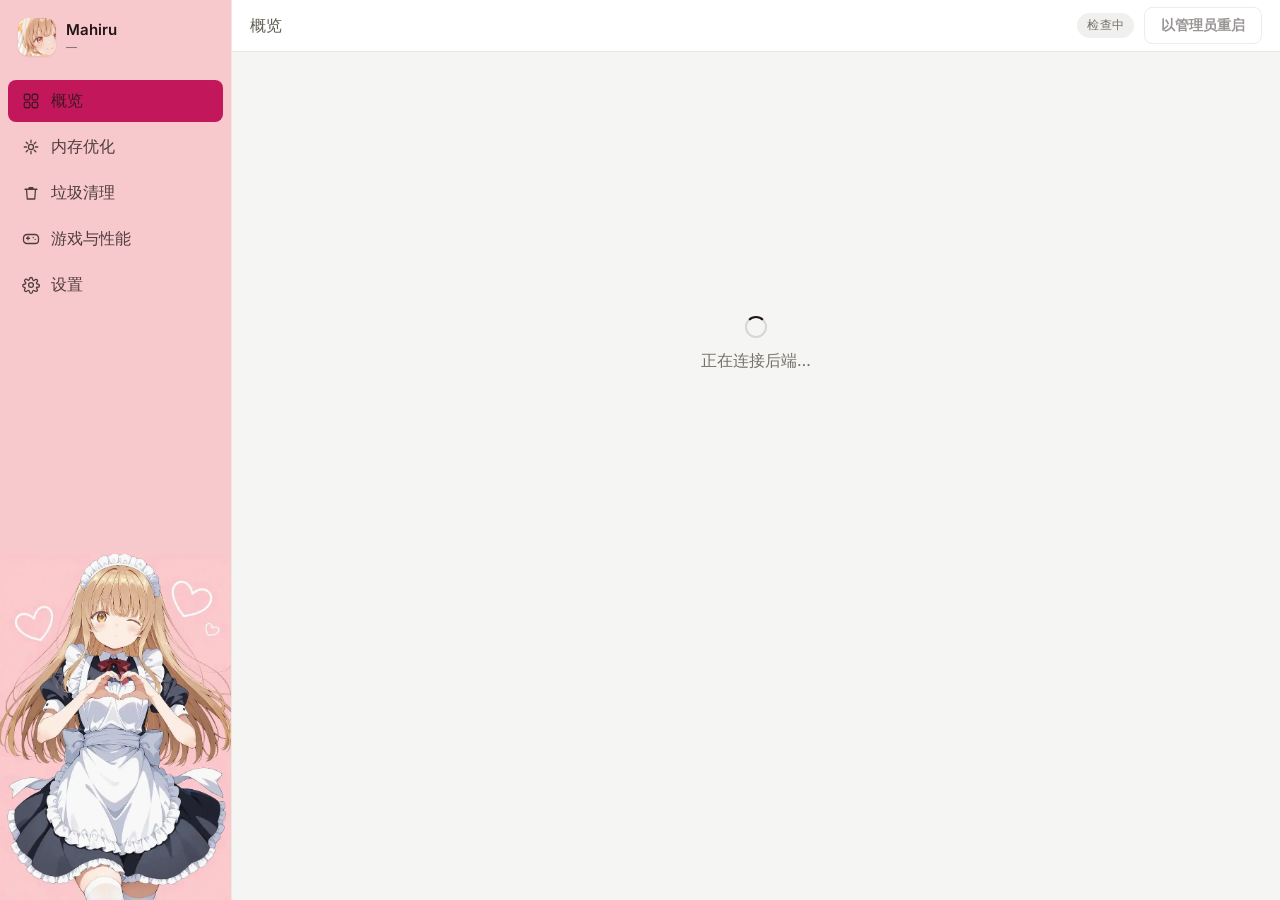
<file: web/index.html>
<!DOCTYPE html>
<html lang="zh-CN">
<head>
<meta charset="UTF-8">
<meta name="viewport" content="width=device-width, initial-scale=1">
<title>Mahiru</title>
<link rel="stylesheet" href="css/tokens.css">
<link rel="stylesheet" href="css/app.css">
</head>
<body>

<div class="shell">

  <!-- ==================================================== 侧栏 -->
  <aside class="sidebar">
    <div class="brand">
      <div class="brand-mark"><img src="assets/brand-mark.png" alt="mahiru"></div>
      <div>
        <div class="brand-name">Mahiru</div>
        <div class="brand-sub"><span id="ver">—</span></div>
      </div>
    </div>

    <nav class="nav">
      <div class="nav-indicator" id="nav-indicator"></div>
      <button class="nav-item" data-page="overview">
        <svg viewBox="0 0 24 24" fill="none" stroke="currentColor" stroke-width="1.7"
             stroke-linecap="round" stroke-linejoin="round">
          <rect x="3" y="3" width="7.5" height="7.5" rx="2"/>
          <rect x="13.5" y="3" width="7.5" height="7.5" rx="2"/>
          <rect x="3" y="13.5" width="7.5" height="7.5" rx="2"/>
          <rect x="13.5" y="13.5" width="7.5" height="7.5" rx="2"/>
        </svg>概览
      </button>

      <button class="nav-item" data-page="memory">
        <svg viewBox="0 0 24 24" fill="none" stroke="currentColor" stroke-width="1.7"
             stroke-linecap="round" stroke-linejoin="round">
          <path d="M12 3v3M12 18v3M3 12h3M18 12h3M5.6 5.6l2.1 2.1M16.3 16.3l2.1 2.1
                   M18.4 5.6l-2.1 2.1M7.7 16.3l-2.1 2.1"/>
          <circle cx="12" cy="12" r="3.4"/>
        </svg>内存优化
      </button>

      <button class="nav-item" data-page="junk">
        <svg viewBox="0 0 24 24" fill="none" stroke="currentColor" stroke-width="1.7"
             stroke-linecap="round" stroke-linejoin="round">
          <path d="M4 7h16M9.5 7V5h5v2M6 7l1 13h10l1-13"/>
        </svg>垃圾清理
      </button>

      <button class="nav-item" data-page="gaming">
        <svg viewBox="0 0 24 24" fill="none" stroke="currentColor" stroke-width="1.7"
             stroke-linecap="round" stroke-linejoin="round">
          <path d="M6 11h4M8 9v4"/>
          <path d="M15 10h.01M17.5 12.5h.01"/>
          <path d="M6.5 6h11a4.5 4.5 0 0 1 4.5 4.5v3a4.5 4.5 0 0 1-4.5 4.5h-11
                   A4.5 4.5 0 0 1 2 13.5v-3A4.5 4.5 0 0 1 6.5 6z"/>
        </svg>游戏与性能
      </button>

      <button class="nav-item" data-page="settings">
        <svg viewBox="0 0 24 24" fill="none" stroke="currentColor" stroke-width="1.7"
             stroke-linecap="round" stroke-linejoin="round">
          <circle cx="12" cy="12" r="3.2"/>
          <path d="M19.4 15a1.7 1.7 0 0 0 .3 1.9l.1.1a2 2 0 1 1-2.8 2.8l-.1-.1a1.7
                   1.7 0 0 0-2.9 1.2v.2a2 2 0 1 1-4 0v-.1a1.7 1.7 0 0 0-3-1.2l-.1.1a2
                   2 0 1 1-2.8-2.8l.1-.1A1.7 1.7 0 0 0 3 15a2 2 0 1 1 0-4h.2a1.7 1.7
                   0 0 0 1.2-3l-.1-.1a2 2 0 1 1 2.8-2.8l.1.1a1.7 1.7 0 0 0 1.9.3H9a1.7
                   1.7 0 0 0 1-1.5V4a2 2 0 1 1 4 0v.2a1.7 1.7 0 0 0 3 1.2l.1-.1a2 2 0 1
                   1 2.8 2.8l-.1.1a1.7 1.7 0 0 0-.3 1.9V10a1.7 1.7 0 0 0 1.5 1h.2a2 2
                   0 1 1 0 4h-.2a1.7 1.7 0 0 0-1.5 1z"/>
        </svg>设置
      </button>
    </nav>
  </aside>

  <!-- ==================================================== 主区 -->
  <div class="main">
    <header class="topbar">
      <span class="crumb" id="crumb">概览</span>
      <div class="topbar-right">
        <span class="badge badge-mute" id="admin-badge">检查中</span>
        <button class="btn" id="relaunch-btn" disabled>以管理员重启</button>
      </div>
    </header>

    <div class="viewport" id="viewport">

      <!-- 启动占位 -->
      <div class="center-note" id="boot">
        <div class="spinner"></div>
        <div>正在连接后端…</div>
      </div>

      <!-- ---------------------------------------------- 概览 -->
      <section class="page" id="page-overview">
        <h1 class="page-title">概览</h1>
        <!-- 这里原来有一行「Python 3.12.14 · 打包运行」。
             这类信息属于排查用，日常看没意义，挪到「设置 → 运行环境」即可。
             保留一个隐藏节点，冒烟仍要断言它的内容，改动接口不会漏测。 -->
        <p class="page-desc hide" id="env-note" aria-hidden="true">正在读取环境…</p>

        <div class="grid-2 stagger">
          <div class="card card-wide" id="ov-mem-card">
            <div class="sticker stk-60 enter" data-sticker="mem"
                 style="position:absolute; right:16px; top:16px;">
              <img src="assets/mahiru/success.png" alt=""
                   onerror="this.classList.add('missing')">真昼
            </div>
            <div class="ov-mem-top">
              <div class="ov-mem-main">
                <div class="stat-label">物理内存</div>
                <div class="stat-value" id="ov-mem">—</div>
                <div class="bar" id="ov-mem-bar"><i style="width:0%"></i></div>
                <div class="stat-foot" id="ov-mem-foot">—</div>
              </div>
              <div class="ov-mem-side">
                <div class="mini">
                  <div class="mini-v" id="ov-rules">—</div>
                  <div class="mini-k">清理规则</div>
                  <div class="mini-f" id="ov-rules-foot">—</div>
                </div>
                <div class="mini">
                  <div class="mini-v" id="ov-tp">—</div>
                  <div class="mini-k">社区规则库</div>
                  <div class="mini-f" id="ov-tp-foot">—</div>
                </div>
                <div class="mini">
                  <div class="mini-v" id="ov-rb">—</div>
                  <div class="mini-k">回收站</div>
                  <div class="mini-f" id="ov-rb-foot">—</div>
                </div>
              </div>
            </div>
          </div>

          <div class="card">
            <div class="stat-label">磁盘空间</div>
            <div class="disk-list" id="ov-disks"><div class="muted">读取中…</div></div>
          </div>

          <div class="card">
            <div class="stat-label">快捷操作</div>
            <div class="quick">
              <button class="quick-item" id="ov-to-memory">
                <span class="quick-ico accent">
                  <svg viewBox="0 0 24 24" fill="none" stroke="currentColor"
                       stroke-width="1.8" stroke-linecap="round">
                    <path d="M13 2 4.5 13.2h6L10 22l9-11.4h-6.2L13 2z"/>
                  </svg>
                </span>
                <span class="quick-body">
                  <b>内存优化</b>
                </span>
                <span class="chev">›</span>
              </button>
              <button class="quick-item" id="ov-to-junk">
                <span class="quick-ico ok">
                  <svg viewBox="0 0 24 24" fill="none" stroke="currentColor"
                       stroke-width="1.8" stroke-linecap="round" stroke-linejoin="round">
                    <path d="M4 7h16M9.5 7V5h5v2M6 7l1 13h10l1-13"/>
                  </svg>
                </span>
                <span class="quick-body">
                  <b>垃圾清理</b>
                </span>
                <span class="chev">›</span>
              </button>
            </div>
            <div style="margin-top:10px">
              <button class="btn" id="ov-refresh">刷新</button>
            </div>
          </div>
        </div>
      </section>

      <!-- ---------------------------------------------- 内存优化 -->
      <section class="page" id="page-memory" aria-hidden="true">
        <h1 class="page-title">内存优化</h1>

        <!-- 权限引导：非管理员时说明哪些功能受限 -->
        <div class="banner hide" id="admin-banner">
          <svg viewBox="0 0 24 24" fill="none" stroke="currentColor"
               stroke-width="1.8" stroke-linecap="round">
            <path d="M12 3l8 3.5v5c0 4.6-3.2 8.4-8 9.5-4.8-1.1-8-4.9-8-9.5v-5z"/>
            <path d="M12 9v4M12 16h.01"/>
          </svg>
          <div>
            <b>普通权限</b> · 部分功能需提权
          </div>
          <button class="btn btn-sm" id="mem-relaunch">以管理员重启</button>
        </div>

        <!-- 最近一次动作的结果 -->
        <div class="card result-card hide" id="mem-result"></div>

        <!-- 游戏优先级：按「有窗口的程序」挑游戏设优先级 -->
        <div class="card" id="prio-card">
          <div class="row-between" style="margin-bottom:12px">
            <h2 class="section-h">游戏优先级</h2>
            <div style="display:flex;align-items:center;gap:10px">
              <span class="muted" id="prio-count" style="font-size:var(--fs-small)">—</span>
              <button class="btn btn-sm" id="prio-refresh">刷新列表</button>
            </div>
          </div>

          <div class="prio-row">
            <select class="select prio-select" id="prio-target"></select>
            <span class="muted">设为</span>
            <select class="select" id="prio-level">
              <option value="high">高</option>
              <option value="above">高于正常</option>
              <option value="normal">正常</option>
              <option value="below">低于正常</option>
              <option value="idle">低</option>
            </select>
            <button class="btn btn-primary" id="prio-apply">应用</button>
            <label class="chk" title="记住后，下次游戏启动点一下「一键应用」即可">
              <input type="checkbox" id="prio-remember"> 记住
            </label>
          </div>

          <div class="hide" id="prio-saved-box" style="margin-top:12px">
            <div class="stat-foot" style="margin:0 0 8px">已记住的优先级：</div>
            <div class="prio-saved" id="prio-saved-list"></div>
            <div style="margin-top:10px">
              <button class="btn btn-sm" id="prio-apply-saved">一键应用到正在运行的程序</button>
            </div>
          </div>
        </div>

        <!-- 电源计划 -->
        <div class="card">
          <div class="row-between" style="margin-bottom:12px">
            <h2 class="section-h">电源计划</h2>
          </div>
          <div class="prio-row">
            <select class="select prio-select" id="power-plan"></select>
            <button class="btn btn-primary" id="power-apply">切换</button>
          </div>
        </div>

        <div class="card">
          <div class="row-between" style="margin-bottom:12px">
            <h2 class="section-h">一键加速选项</h2>
            <span class="muted" style="font-size:var(--fs-small)"
                  id="mem-opts-note">点「一键加速」时一起执行</span>
          </div>
          <div class="opts" id="mem-opts">
            <label class="opt opt-compact">
              <input type="checkbox" class="switch" data-opt="kill_safe" checked>
              <span><b>关闭安全级后台应用</b></span>
            </label>
            <label class="opt opt-compact">
              <input type="checkbox" class="switch" data-opt="kill_killable" checked>
              <span><b>关闭托盘类常驻程序</b></span>
            </label>
            <label class="opt opt-compact">
              <input type="checkbox" class="switch" data-opt="kill_optional">
              <span><b>关闭可选级后台应用</b></span>
            </label>
            <label class="opt opt-compact" id="opt-services-row">
              <input type="checkbox" class="switch" data-opt="kill_services">
              <span><b>停止游戏系统服务</b>
                <span class="badge badge-mute opt-need-admin hide">需管理员</span></span>
            </label>
            <label class="opt opt-compact">
              <input type="checkbox" class="switch" data-opt="trim" checked>
              <span><b>清理进程工作集</b></span>
            </label>
            <label class="opt opt-compact" id="opt-standby-row">
              <input type="checkbox" class="switch" data-opt="standby" checked>
              <span><b>清空待机内存列表</b>
                <span class="badge badge-mute opt-need-admin hide">需管理员</span></span>
            </label>
            <label class="opt opt-compact">
              <input type="checkbox" class="switch" data-opt="gamedvr">
              <span><b>关闭 Xbox 后台录制</b></span>
            </label>
            <label class="opt opt-compact">
              <input type="checkbox" class="switch" data-opt="power">
              <span><b>高性能电源计划</b></span>
            </label>
          </div>
          <div class="opt-actions act-split">
            <div class="act-group">
              <button class="btn btn-secondary" id="mem-relaunch-closed">重启已关闭的应用</button>
              <button class="btn" id="mem-revert">还原系统设置</button>
            </div>
            <div class="act-group act-right">
              <button class="btn btn-primary" id="mem-svc-stop">停止游戏服务</button>
              <button class="btn btn-sm" id="mem-svc-restore">还原服务</button>
            </div>
          </div>
          <div class="svc-note" id="mem-svc-list"></div>
        </div>

        <!-- 深度内存优化：默认展开显示，避免有人没留意到这一块 -->
        <details class="card deep" id="mem-deep" open>
          <summary>
            <span class="deep-title">深度内存优化（高级）</span>
            <span class="badge badge-mute" id="mem-deep-count">7 项内核接口</span>
            <span class="muted deep-hint">直接调内核</span>
          </summary>
          <div class="deep-body">
            <div class="note" style="margin-bottom:12px">
              <svg width="15" height="15" viewBox="0 0 24 24" fill="none"
                   stroke="currentColor" stroke-width="1.8" stroke-linecap="round">
                <circle cx="12" cy="12" r="9"/><path d="M12 11v5M12 8h.01"/>
              </svg>
              <div>
                直接调内核，力度更大但不区分进程。逐进程整理请用上方「清理进程工作集」。
              </div>
            </div>
            <div class="opts" id="mem-deep-opts"></div>
            <div class="opt-actions">
              <button class="btn btn-primary" id="mem-deep-run">执行深度优化</button>
              <button class="btn btn-sm" id="mem-deep-safe">只勾免管理员的</button>
              <button class="btn btn-sm" id="mem-deep-all">全选</button>
            </div>
          </div>
        </details>

        <div class="card pad0">
          <div class="toolbar">
            <label class="chk"><input type="checkbox" id="mem-all"> 全选</label>
            <label class="chk"><input type="checkbox" id="mem-only-closable"> 只看可操作</label>
            <input class="search" id="mem-search" placeholder="搜索进程名…">
            <span class="spacer"></span>
            <span class="muted" id="mem-stat">—</span>
          </div>
          <div class="plist" id="mem-list"></div>
        </div>

        <!-- 任务日志：动作执行时展开 -->
        <div class="card hide" id="mem-log-card">
          <div class="row-between">
            <h2 class="section-h" id="mem-log-title">执行中</h2>
            <div style="display:flex;align-items:center;gap:10px">
              <span class="muted" id="mem-log-progress"
                    style="font-size:11.5px">—</span>
              <span class="badge badge-warn" id="mem-log-state">运行中</span>
              <button class="btn btn-sm" id="mem-log-cancel">取消</button>
            </div>
          </div>
          <div class="log" id="mem-log"></div>
        </div>
      </section>

      <!-- ---------------------------------------------- 垃圾清理 -->
      <section class="page" id="page-junk" aria-hidden="true">
        <h1 class="page-title">垃圾清理</h1>

        <!-- 扫描结果汇总 -->
        <div class="card result-card hide" id="junk-result"></div>
        <div class="card pad0">
          <div class="toolbar">
            <button class="btn btn-sm" data-pick="default">按推荐勾选</button>
            <button class="btn btn-sm" data-pick="safe">全选安全项</button>
            <button class="btn btn-sm" data-pick="none">全部取消</button>
            <input class="search" id="junk-search" placeholder="搜索规则…">
            <span class="spacer"></span>
            <span class="muted" id="junk-stat">—</span>
          </div>
          <!-- 删除方式和它的解释必须挨着：这行的复选框是「模式」控制，
               不是列表操作，放进上面的工具栏既挤又把含义和控件拆散了。 -->
          <div class="hint hint-inline delmode-row" id="junk-delmode-row">
            <label class="chk" id="junk-recycle-wrap">
              <input type="checkbox" id="junk-recycle"> 移入回收站
            </label>
            <span id="junk-delmode-hint">
              立即释放磁盘空间，删掉就找不回来了
            </span>
          </div>
          <div class="jlist" id="junk-list"></div>
        </div>

        <!-- 规则详情 -->
        <div class="card hide" id="junk-detail-card">
          <div class="row-between">
            <h2 class="section-h" id="junk-detail-title">规则详情</h2>
            <button class="btn btn-sm" id="junk-detail-close">关闭</button>
          </div>
          <div id="junk-detail-body"></div>
        </div>

        <!-- 任务日志 -->
        <div class="card hide" id="junk-log-card">
          <div class="row-between">
            <h2 class="section-h" id="junk-log-title">执行中</h2>
            <div style="display:flex;align-items:center;gap:10px">
              <span class="muted" id="junk-log-progress"
                    style="font-size:11.5px">—</span>
              <span class="badge badge-warn" id="junk-log-state">运行中</span>
              <button class="btn btn-sm" id="junk-log-cancel">取消</button>
            </div>
          </div>
          <div class="log" id="junk-log"></div>
        </div>

        <p class="hint">
          扫描只统计不删除。清理时：占用中的文件会跳过（不做强制删除）、
          符号链接与目录联接一律不跟随、保护清单与隐私数据在删除前逐条校验。
        </p>

        <!-- 系统级清理：不属于「文件垃圾」，但都是标准的系统维护动作 -->
        <div class="card">
          <div class="row-between" style="margin-bottom:12px">
            <h2 class="section-h">系统级清理</h2>
            <span class="muted" style="font-size:var(--fs-small)">
              交给系统自己的工具处理，不自行删除</span>
          </div>
          <div class="sys-grid">
            <div class="sys-item">
              <div class="sys-info">
                <b>回收站</b>
                <i id="junk-rb-info">读取中…</i>
              </div>
              <button class="btn btn-sm btn-secondary" id="junk-rb-empty">清空回收站</button>
            </div>
            <div class="sys-item">
              <div class="sys-info">
                <b>WinSxS 组件清理（DISM）</b>
                <span class="badge badge-mute">耗时较长</span>
              </div>
              <button class="btn btn-sm btn-secondary" id="junk-dism">开始 DISM</button>
            </div>
          </div>
        </div>
      </section>

      <!-- ---------------------------------------------- 游戏与性能 -->
      <section class="page" id="page-gaming" aria-hidden="true">
        <h1 class="page-title">游戏与性能</h1>

        <!-- Winhance 游戏/性能调校 -->
        <div class="card">
          <div class="row-between" style="margin-bottom:12px">
            <h2 class="section-h">游戏与性能调校</h2>
            <div style="display:flex;align-items:center;gap:10px">
              <!-- 表情包：游戏模式开启时出现。标题行右侧与「N/116 项」之间
                   的留白处放 44px，不碰标题也不碰计数。 -->
              <div class="sticker stk-44 enter hide" data-sticker="game"
                   id="game-sticker">
                <img src="assets/mahiru/excited.png" alt=""
                     onerror="this.classList.add('missing')">真昼
              </div>
              <span class="muted" id="tune-count" style="font-size:var(--fs-small)">—</span>
            </div>
          </div>
          <div class="tabs" id="tune-groups" style="margin-bottom:12px"></div>
          <input class="search" id="tune-search" placeholder="搜索设置…">
          <div class="tune-list" id="tune-list"></div>
        </div>
      </section>

      <!-- ---------------------------------------------- 设置 -->
      <section class="page" id="page-settings" aria-hidden="true">
        <div class="settings-shell">
          <!-- 左栏：大标题 + 副标题 + 立绘（下方留白处放大图，不挤压右栏控件） -->
          <aside class="settings-hero">
            <h1 class="settings-title">设置</h1>
            <p class="settings-sub">版本、更新与关于。</p>
            <div class="settings-mascot">
              <img src="assets/mahiru/happy2.png" alt=""
                   onerror="this.classList.add('missing')">
            </div>
          </aside>

          <!-- 右栏：软件功能 / 关于 / 更新 -->
          <main class="settings-body">

            <section class="settings-block">
              <p class="settings-block-label">软件功能</p>
              <div class="feature-row f-memory">
                <div class="feature-ico">
                  <svg viewBox="0 0 24 24">
                    <rect x="3" y="6" width="18" height="12" rx="2"/>
                    <path d="M8 9.5h8M8 14.5h5"/>
                  </svg>
                </div>
                <div>
                  <h2 class="feature-title">内存优化</h2>
                  <p class="feature-desc">一键关闭后台程序、清理进程工作集、释放待机内存。</p>
                </div>
              </div>

              <div class="feature-row f-junk">
                <div class="feature-ico">
                  <svg viewBox="0 0 24 24">
                    <path d="M4 7l2-3h12l2 3"/>
                    <path d="M5 7l1 13h12l1-13"/>
                    <path d="M9 10v6M15 10v6"/>
                  </svg>
                </div>
                <div>
                  <h2 class="feature-title">垃圾清理</h2>
                  <p class="feature-desc">清系统 / 浏览器 / 软件缓存，安全分级，可移入回收站。</p>
                </div>
              </div>

              <div class="feature-row f-gaming">
                <div class="feature-ico">
                  <svg viewBox="0 0 24 24">
                    <path d="M6 11h4M8 9v4"/>
                    <path d="M15 10h.01M17.5 13h.01"/>
                    <path d="M6.5 6h11a4.5 4.5 0 0 1 0 9h-2.1a5 5 0 0 1-9.9.9L5 15.5a4.5 4.5 0 0 1 1.5-9.5z"/>
                  </svg>
                </div>
                <div>
                  <h2 class="feature-title">游戏与性能</h2>
                  <p class="feature-desc">进程优先级 + 116 项系统调校。</p>
                </div>
              </div>
            </section>

            <section class="settings-block">
              <p class="settings-block-label">关于 Mahiru</p>
              <div class="about-name-row">
                <h2 class="about-name">Mahiru</h2>
                <span class="version-tag" id="settings-version">v1.1.0</span>
              </div>
              <div class="about-meta">
                <span class="about-author">
                  <img class="avatar" src="assets/github-avatar.png" alt="decaycc"
                       onerror="this.classList.add('missing')">
                  作者 <b>decaycc</b>
                </span>
                <span>Windows 系统清理与性能优化工具</span>
              </div>
              <button class="ghost-link" id="settings-github" type="button">
                <svg viewBox="0 0 24 24"><path d="M9 19c-4.3 1.4-4.3-2.5-6-3m12 5v-3.5c0-1 .1-1.4-.5-2 2.8-.3 5.5-1.4 5.5-6a4.6 4.6 0 0 0-1.3-3.2 4.2 4.2 0 0 0-.1-3.2s-1.1-.3-3.5 1.3a12 12 0 0 0-6.2 0C6.5 2.8 5.4 3.1 5.4 3.1a4.2 4.2 0 0 0-.1 3.2A4.6 4.6 0 0 0 4 9.5c0 4.6 2.7 5.7 5.5 6-.6.6-.6 1.2-.5 2V21"/></svg>
                在 GitHub 上查看项目
              </button>
            </section>

            <section class="settings-block">
              <p class="settings-block-label">软件更新</p>
              <div class="update-row">
                <button class="settings-check" id="settings-check" type="button">
                  <span class="check-spin"></span>
                  <span class="check-dl">
                    <svg viewBox="0 0 24 24"><path d="M12 3v10m0 0l-4-4m4 4l4-4"/><path d="M4 17v2a2 2 0 0 0 2 2h12a2 2 0 0 0 2-2v-2"/></svg>
                  </span>
                  <span class="check-label">检查更新</span>
                </button>
                <div class="update-status">
                  <span class="status status-latest" id="st-latest"><span class="dot"></span>已是最新版本</span>
                  <span class="status status-new" id="st-new"><span class="dot"></span>发现新版本 <span id="st-new-ver">v1.1.0</span></span>
                </div>
              </div>
            </section>

          </main>
        </div>
      </section>

    </div>

    <!-- ==================================================== 底部操作条 -->
    <!-- data-on 指定该元素只在哪些页显示；路由切换时统一开关。
         不做的话会把内存页和垃圾页的按钮同时堆在底栏上。 -->
    <footer class="actionbar hidden" id="actionbar">
      <span id="mem-sel" class="muted" data-on="memory">已选 0 项</span>
      <span id="junk-sel" class="muted" data-on="junk">已选 0 项</span>
      <span class="spacer"></span>
      <button class="btn" id="mem-apply" data-on="memory" disabled>整理内存</button>
      <button class="btn" id="mem-close" data-on="memory" disabled>关闭进程</button>
      <button class="btn" id="junk-apply" data-on="junk" disabled>开始扫描</button>
      <button class="btn btn-primary hide" id="junk-clean" data-on="junk" disabled>开始清理</button>
      <button class="btn btn-primary" id="action-primary" data-on="memory">一键加速</button>
    </footer>
  </div>
</div>

<!-- Pages 容器必须先于页面脚本声明 -->
<script>var Pages = {};</script>
<script src="js/ui.js"></script>
<script src="js/store.js"></script>
<script src="js/bridge.js"></script>
<script src="js/router.js"></script>
<script src="js/pages/overview.js"></script>
<script src="js/pages/memory.js"></script>
<script src="js/pages/junk.js"></script>
<script src="js/pages/gaming.js"></script>
<script src="js/pages/settings.js"></script>
<script src="js/app.js"></script>
</body>
</html>
</file>
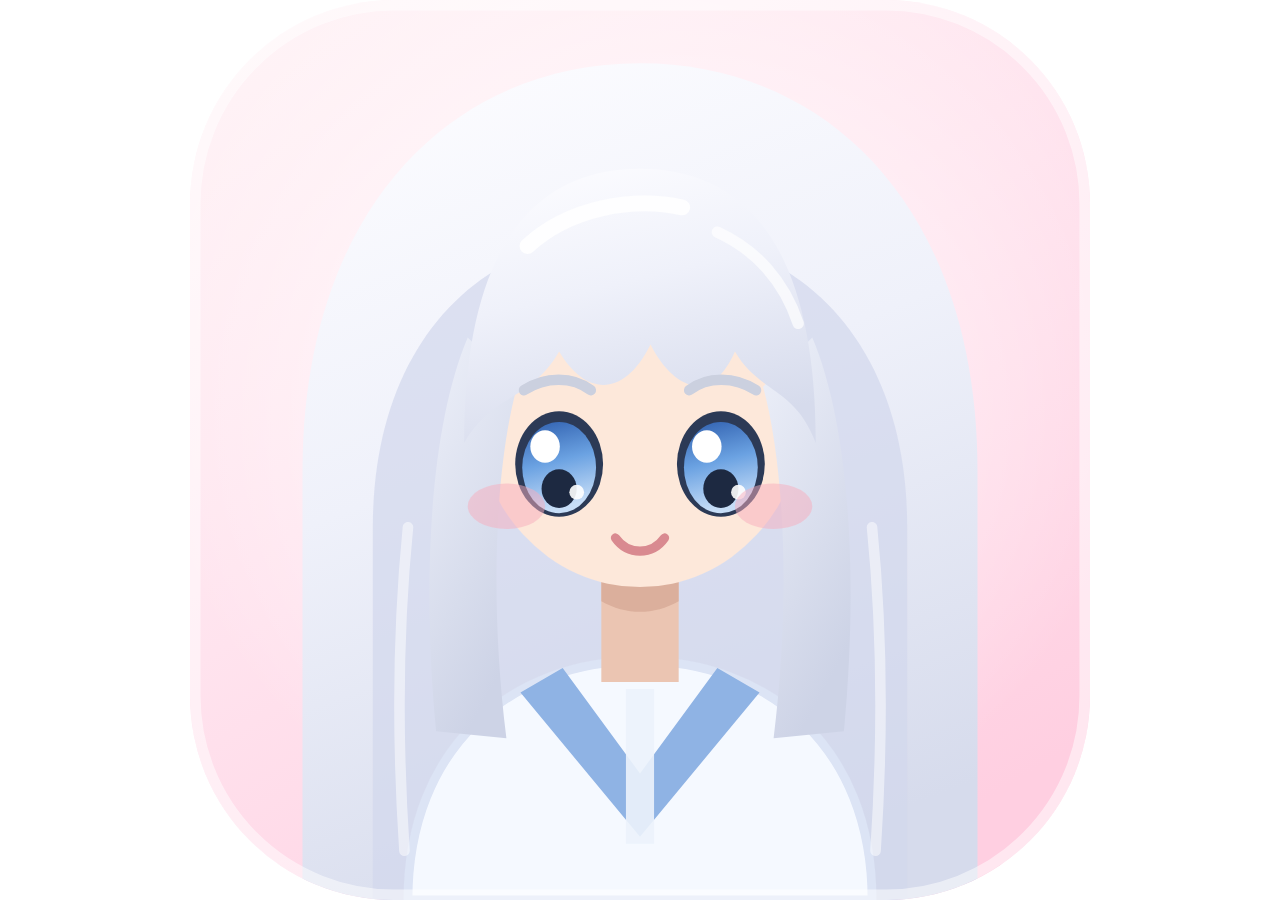
<file: design/icon_render.html>
<!DOCTYPE html>
<html><head><meta charset="UTF-8">
<style>
  /* 用浏览器引擎把 icon.svg 精确光栅化：真正透明背景 + 完整渐变/抗锯齿保真。
     直接以 <img> 引用 icon.svg，保证与矢量源是单一真源、不会走样。 */
  html,body{margin:0;padding:0;background:transparent;overflow:hidden}
  img{display:block;width:100vw;height:100vh}
</style></head>
<body>
<img src="icon.svg" alt="">
</body></html>
</file>
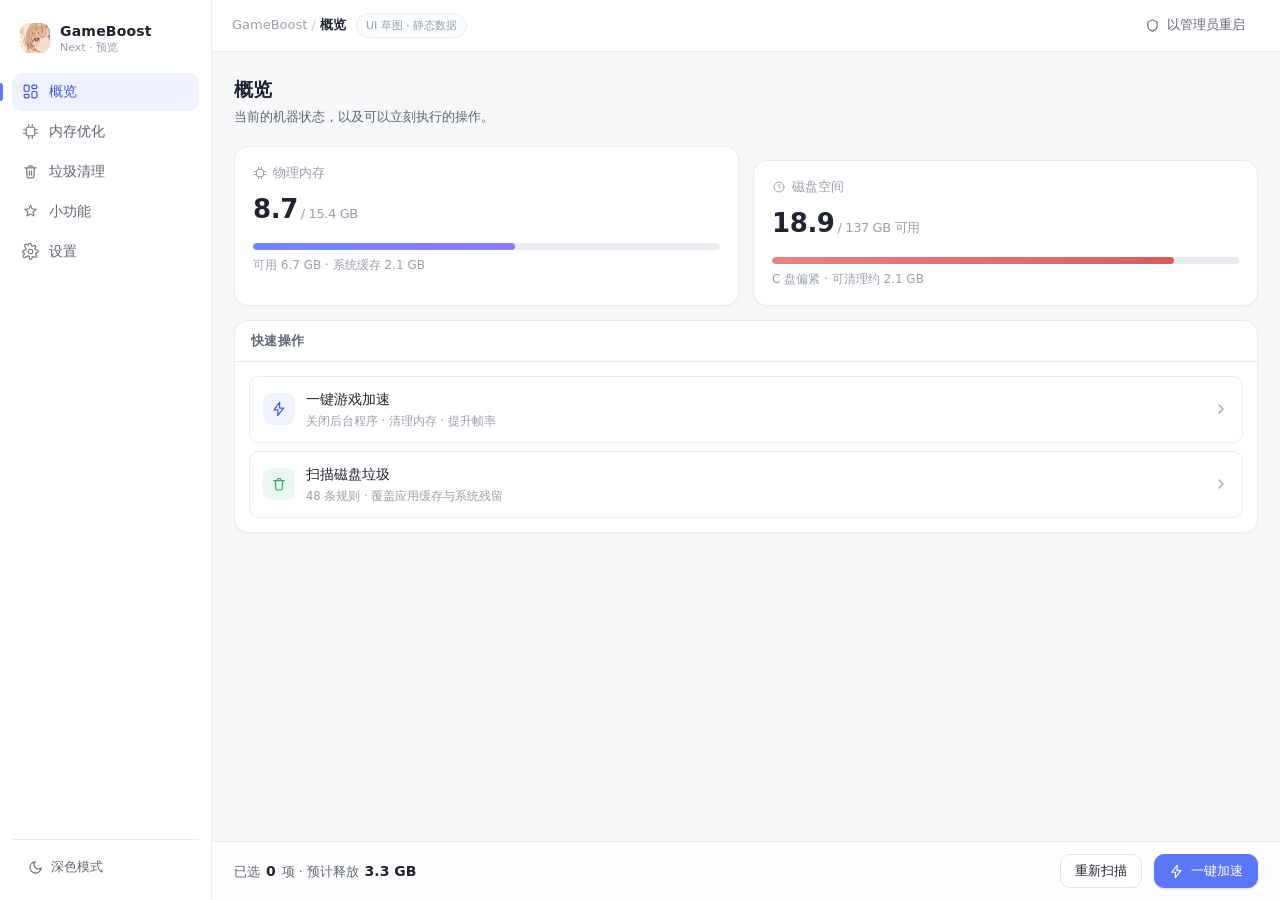
<file: design/mockup.html>
<!DOCTYPE html>
<html lang="zh-CN" data-theme="light">
<head>
<meta charset="UTF-8">
<meta name="viewport" content="width=device-width, initial-scale=1">
<title>GameBoost Next — UI 草图</title>
<style>
/* ============================================================
   GameBoost Next — UI 设计草图
   ------------------------------------------------------------
   这是设计原型（静态数据），用于确认观感、排版与动效。
   设计语言：柔和、留白舒展、低对比度描边、克制的强调色。
   ============================================================ */

/* ---------- 设计令牌 ---------- */
:root{
  --bg:#F6F7F9;
  --surface:#FFFFFF;
  --surface-2:#FBFCFD;
  --surface-hover:#F7F8FB;
  --border:#E9EBF0;
  --border-strong:#DFE2E9;

  --text:#1F2430;
  --text-2:#5C6472;
  --text-3:#98A0AD;

  --accent:#5B76F7;
  --accent-ink:#4257D6;
  --accent-soft:#EEF1FE;
  --accent-soft-2:#E3E8FD;

  --ok:#3E9E76;      --ok-soft:#E9F6F0;
  --warn:#C98A2B;    --warn-soft:#FBF3E4;
  --danger:#CE5F5C;  --danger-soft:#FBEDEC;

  --shadow-sm:0 1px 2px rgba(16,24,40,.04);
  --shadow-md:0 1px 2px rgba(16,24,40,.04), 0 8px 22px rgba(16,24,40,.06);
  --shadow-pop:0 12px 32px rgba(16,24,40,.14);

  --r-card:14px;
  --r-ctl:10px;
  --r-pill:999px;

  --ease:cubic-bezier(.32,.72,0,1);   /* 柔和收尾，不弹跳 */
  --dur:.22s;
  --dur-fast:.14s;
}
html[data-theme="dark"]{
  --bg:#14161B;
  --surface:#1B1E25;
  --surface-2:#20242C;
  --surface-hover:#232833;
  --border:#2A2F3A;
  --border-strong:#353B48;

  --text:#E8EAF0;
  --text-2:#A7AEBD;
  --text-3:#727A8A;

  --accent:#7C93FF;
  --accent-ink:#9AACFF;
  --accent-soft:#232A44;
  --accent-soft-2:#2B3355;

  --ok:#57BE92;      --ok-soft:#1C2E27;
  --warn:#DDA84C;    --warn-soft:#2E2718;
  --danger:#E47975;  --danger-soft:#2E1F1F;

  --shadow-sm:0 1px 2px rgba(0,0,0,.24);
  --shadow-md:0 1px 2px rgba(0,0,0,.24), 0 8px 22px rgba(0,0,0,.32);
}

*{box-sizing:border-box;margin:0;padding:0}
html,body{height:100%}
body{
  font-family:"Segoe UI Variable Text","Segoe UI","Microsoft YaHei UI",
              system-ui,-apple-system,sans-serif;
  font-size:14px; line-height:1.6;
  color:var(--text); background:var(--bg);
  -webkit-font-smoothing:antialiased;
  overflow:hidden;
  transition:background var(--dur) var(--ease), color var(--dur) var(--ease);
}
button{font:inherit;color:inherit;border:0;background:none;cursor:pointer}
svg{display:block;flex:none}

/* ---------- 外壳 ---------- */
.app{display:flex;height:100vh}

/* ---------- 侧栏 ---------- */
.sidebar{
  width:212px;flex:none;
  background:var(--surface);
  border-right:1px solid var(--border);
  display:flex;flex-direction:column;
  padding:14px 12px;
  transition:background var(--dur) var(--ease), border-color var(--dur) var(--ease);
}
.brand{display:flex;align-items:center;gap:10px;padding:6px 8px 16px}
.brand-mark{
  width:30px;height:30px;border-radius:9px;flex:none;overflow:hidden;
  box-shadow:var(--shadow-sm);
}
.brand-mark img{width:100%;height:100%;display:block}
.brand-name{font-size:14px;font-weight:600;letter-spacing:.2px}
.brand-sub{font-size:11px;color:var(--text-3);margin-top:-3px}

.nav{display:flex;flex-direction:column;gap:2px}
.nav-item{
  position:relative;display:flex;align-items:center;gap:10px;
  height:38px;padding:0 10px;border-radius:var(--r-ctl);
  color:var(--text-2);font-size:13.5px;
  transition:background var(--dur-fast) var(--ease),
             color var(--dur-fast) var(--ease);
}
.nav-item:hover{background:var(--surface-hover);color:var(--text)}
.nav-item.active{background:var(--accent-soft);color:var(--accent-ink);font-weight:550}
.nav-item .bar{
  position:absolute;left:-12px;top:50%;width:3px;height:0;
  background:var(--accent);border-radius:0 3px 3px 0;
  transform:translateY(-50%);
  transition:height var(--dur) var(--ease);
}
.nav-item.active .bar{height:18px}
.nav-item svg{opacity:.85}
.nav-item.active svg{opacity:1}

.sidebar-foot{margin-top:auto;padding:10px 8px 2px;border-top:1px solid var(--border)}
.theme-btn{
  display:flex;align-items:center;gap:8px;width:100%;
  height:34px;padding:0 8px;border-radius:var(--r-ctl);
  color:var(--text-2);font-size:12.5px;
  transition:background var(--dur-fast) var(--ease);
}
.theme-btn:hover{background:var(--surface-hover);color:var(--text)}

/* ---------- 主区 ---------- */
.main{flex:1;display:flex;flex-direction:column;min-width:0}
.topbar{
  height:52px;flex:none;display:flex;align-items:center;gap:10px;
  padding:0 20px;border-bottom:1px solid var(--border);
  background:var(--surface);
  transition:background var(--dur) var(--ease), border-color var(--dur) var(--ease);
}
.crumb{font-size:13px;color:var(--text-3)}
.crumb b{color:var(--text);font-weight:600}
.topbar .spacer{flex:1}

.viewport{flex:1;overflow-y:auto;overflow-x:hidden;padding:22px}
.viewport::-webkit-scrollbar{width:10px}
.viewport::-webkit-scrollbar-thumb{
  background:var(--border-strong);border-radius:99px;
  border:3px solid var(--bg);background-clip:padding-box;
}
.viewport::-webkit-scrollbar-thumb:hover{background:var(--text-3);background-clip:padding-box}

/* ---------- 页面切换动效（核心） ---------- */
.page{display:none}
.page.active{display:block;animation:pageIn var(--dur) var(--ease) both}
@keyframes pageIn{
  from{opacity:0;transform:translateY(8px)}
  to  {opacity:1;transform:translateY(0)}
}
/* 列表项逐条淡入，最多错开 5 条，避免拖沓 */
.stagger>*{animation:rowIn .26s var(--ease) both}
.stagger>*:nth-child(1){animation-delay:.00s}
.stagger>*:nth-child(2){animation-delay:.03s}
.stagger>*:nth-child(3){animation-delay:.06s}
.stagger>*:nth-child(4){animation-delay:.09s}
.stagger>*:nth-child(5){animation-delay:.12s}
.stagger>*:nth-child(n+6){animation-delay:.14s}
@keyframes rowIn{from{opacity:0;transform:translateY(6px)}to{opacity:1;transform:none}}

@media (prefers-reduced-motion:reduce){
  *{animation-duration:.01ms !important;transition-duration:.01ms !important}
}
/* ?noanim=1 —— 关掉所有动效，供截图/评审用，避免时序干扰 */
html[data-noanim="1"] *,
html[data-noanim="1"] *::before,
html[data-noanim="1"] *::after{
  animation:none !important;transition:none !important;
}

/* ---------- 通用元件 ---------- */
.page-head{margin-bottom:18px}
.page-title{font-size:19px;font-weight:600;letter-spacing:.2px}
.page-desc{font-size:13px;color:var(--text-2);margin-top:3px;max-width:62ch}

.card{
  background:var(--surface);border:1px solid var(--border);
  border-radius:var(--r-card);box-shadow:var(--shadow-sm);
  transition:background var(--dur) var(--ease), border-color var(--dur) var(--ease);
}
.card+.card{margin-top:14px}

.btn{
  display:inline-flex;align-items:center;gap:7px;
  height:34px;padding:0 14px;border-radius:var(--r-ctl);
  font-size:13px;font-weight:500;white-space:nowrap;
  border:1px solid var(--border-strong);background:var(--surface);
  transition:background var(--dur-fast) var(--ease),
             border-color var(--dur-fast) var(--ease),
             transform var(--dur-fast) var(--ease),
             box-shadow var(--dur-fast) var(--ease);
}
.btn:hover{background:var(--surface-hover)}
.btn:active{transform:scale(.985)}
.btn-primary{
  background:var(--accent);border-color:var(--accent);color:#fff;
  box-shadow:0 1px 2px rgba(91,118,247,.28);
}
.btn-primary:hover{background:var(--accent-ink);border-color:var(--accent-ink)}
.btn-ghost{border-color:transparent;background:transparent;color:var(--text-2)}
.btn-ghost:hover{background:var(--surface-hover);color:var(--text)}
.btn:disabled{opacity:.45;cursor:not-allowed;transform:none}

.pill{
  display:inline-flex;align-items:center;gap:4px;
  height:20px;padding:0 8px;border-radius:var(--r-pill);
  font-size:11.5px;font-weight:500;letter-spacing:.1px;
}
.pill.ok{background:var(--ok-soft);color:var(--ok)}
.pill.warn{background:var(--warn-soft);color:var(--warn)}
.pill.danger{background:var(--danger-soft);color:var(--danger)}

.size{
  font-variant-numeric:tabular-nums;font-weight:550;
  font-size:13.5px;color:var(--text);
}
.size.dim{color:var(--text-3);font-weight:400}

/* ---------- 开关 ---------- */
.toggle{
  position:relative;width:36px;height:21px;flex:none;
  border-radius:99px;background:var(--border-strong);
  transition:background var(--dur) var(--ease);
}
.toggle::after{
  content:"";position:absolute;top:2.5px;left:2.5px;
  width:16px;height:16px;border-radius:50%;background:#fff;
  box-shadow:0 1px 2px rgba(16,24,40,.2);
  transition:transform var(--dur) var(--ease);
}
.toggle.on{background:var(--accent)}
.toggle.on::after{transform:translateX(15px)}

/* ---------- 功能选择列表（重点：排版舒适） ---------- */
.group{margin-bottom:14px}
.group-head{
  display:flex;align-items:center;gap:9px;
  padding:10px 16px;border-bottom:1px solid var(--border);
}
.group-head .chev{
  color:var(--text-3);
  transition:transform var(--dur) var(--ease);
}
.group.collapsed .chev{transform:rotate(-90deg)}
.group-name{font-size:12.5px;font-weight:600;color:var(--text-2);letter-spacing:.3px}
.group-meta{margin-left:auto;font-size:12px;color:var(--text-3);font-variant-numeric:tabular-nums}

.rows{padding:6px}
.group.collapsed .rows{display:none}

.row{
  display:grid;
  grid-template-columns:auto 1fr auto auto;
  align-items:center;gap:12px;
  padding:11px 12px;border-radius:var(--r-ctl);
  cursor:pointer;
  transition:background var(--dur-fast) var(--ease);
}
.row:hover{background:var(--surface-hover)}
.row.on{background:var(--accent-soft)}
.row.on:hover{background:var(--accent-soft-2)}
.row-main{min-width:0}
.row-title{font-size:13.5px;font-weight:520;display:flex;align-items:center;gap:8px}
.row-desc{
  font-size:12px;color:var(--text-3);margin-top:2px;
  overflow:hidden;text-overflow:ellipsis;white-space:nowrap;
}
.row-num{
  font-size:12px;color:var(--text-3);
  font-variant-numeric:tabular-nums;text-align:right;white-space:nowrap;
}
.row.on .row-desc{color:var(--text-2)}

/* ---------- 概览卡片 ---------- */
.grid{display:grid;grid-template-columns:repeat(2,1fr);gap:14px}
.metric{padding:16px 18px}
.metric-label{font-size:12.5px;color:var(--text-3);display:flex;align-items:center;gap:6px}
.metric-value{
  font-size:26px;font-weight:600;letter-spacing:-.4px;margin-top:6px;
  font-variant-numeric:tabular-nums;
}
.metric-value small{font-size:13px;font-weight:500;color:var(--text-3);margin-left:3px}
.metric-foot{font-size:12px;color:var(--text-3);margin-top:6px}

.meter{height:7px;border-radius:99px;background:var(--border);overflow:hidden;margin-top:12px}
.meter>i{
  display:block;height:100%;border-radius:99px;
  background:linear-gradient(90deg,#6D86FF,#8E7BFF);
  transition:width .6s var(--ease);
}
.meter>i.warn{background:linear-gradient(90deg,#E0B45C,#D99A34)}
.meter>i.danger{background:linear-gradient(90deg,#E58583,#D2605D)}

.quick{display:flex;flex-direction:column;gap:8px;padding:14px}
.quick-btn{
  display:flex;align-items:center;gap:11px;
  padding:12px 13px;border-radius:var(--r-ctl);
  border:1px solid var(--border);
  transition:background var(--dur-fast) var(--ease),
             border-color var(--dur-fast) var(--ease);
  text-align:left;width:100%;
}
.quick-btn:hover{background:var(--surface-hover);border-color:var(--border-strong)}
.quick-ico{
  width:32px;height:32px;flex:none;border-radius:9px;
  display:grid;place-items:center;background:var(--accent-soft);color:var(--accent-ink);
}
.quick-body{flex:1;min-width:0}
.quick-t{display:block;font-size:13.5px;font-weight:520}
.quick-d{display:block;font-size:11.5px;color:var(--text-3);margin-top:1px}
.quick-btn .arrow{margin-left:auto;color:var(--text-3);flex:none}

/* ---------- 扫描进度 ---------- */
.scanbar{
  display:none;align-items:center;gap:12px;
  padding:11px 16px;border-bottom:1px solid var(--border);
  background:var(--surface-2);
}
.scanbar.on{display:flex}
.scan-text{font-size:12.5px;color:var(--text-2);min-width:0;
  overflow:hidden;text-overflow:ellipsis;white-space:nowrap}
.scan-track{
  height:5px;flex:1;border-radius:99px;background:var(--border);overflow:hidden;position:relative;
}
.scan-track>i{
  position:absolute;inset:0;width:40%;border-radius:99px;
  background:linear-gradient(90deg,transparent,var(--accent),transparent);
  animation:shimmer 1.3s linear infinite;
}
@keyframes shimmer{from{transform:translateX(-100%)}to{transform:translateX(320%)}}

/* ---------- 底部固定操作条 ---------- */
.actionbar{
  flex:none;display:flex;align-items:center;gap:12px;
  padding:12px 22px;border-top:1px solid var(--border);
  background:color-mix(in srgb, var(--surface) 86%, transparent);
  backdrop-filter:blur(10px);
}
.actionbar .sum{font-size:12.5px;color:var(--text-2);font-variant-numeric:tabular-nums}
.actionbar .sum b{color:var(--text);font-weight:600;font-size:14px;margin:0 2px}
.actionbar .spacer{flex:1}

/* ---------- 说明条 ---------- */
.note{
  display:flex;gap:10px;padding:12px 14px;border-radius:var(--r-ctl);
  background:var(--surface-2);border:1px solid var(--border);
  font-size:12.5px;color:var(--text-2);
}
.note svg{color:var(--text-3);margin-top:1px}
.note b{color:var(--text);font-weight:550}

/* ---------- 小功能网格 ---------- */
.tools{
  display:grid;grid-template-columns:repeat(2,1fr);gap:12px;
  margin-bottom:14px;
}
.tool{
  display:flex;gap:12px;align-items:flex-start;text-align:left;
  padding:14px;border-radius:var(--r-card);
  background:var(--surface);border:1px solid var(--border);
  box-shadow:var(--shadow-sm);cursor:pointer;width:100%;
  transition:background var(--dur-fast) var(--ease),
             border-color var(--dur-fast) var(--ease),
             transform var(--dur-fast) var(--ease),
             box-shadow var(--dur-fast) var(--ease);
}
.tool:hover{
  background:var(--surface-hover);border-color:var(--border-strong);
  transform:translateY(-1px);box-shadow:var(--shadow-md);
}
.tool:active{transform:translateY(0) scale(.995)}
.tool-ico{
  width:34px;height:34px;flex:none;border-radius:10px;
  display:grid;place-items:center;
  background:var(--accent-soft);color:var(--accent-ink);
}
.tool-body{min-width:0;flex:1}
.tool-t{
  font-size:13.5px;font-weight:550;display:flex;align-items:center;gap:7px;
}
.tool-d{font-size:11.5px;color:var(--text-3);margin-top:3px;line-height:1.5}
.tool.todo .tool-ico{background:var(--border);color:var(--text-3)}
.tool.todo .tool-t{color:var(--text-2)}

/* 添加更多 */
.tool-add{
  grid-column:1 / -1;
  display:flex;align-items:center;justify-content:center;gap:8px;
  padding:16px;border-radius:var(--r-card);
  border:1.5px dashed var(--border-strong);background:transparent;
  color:var(--text-3);font-size:13px;cursor:pointer;
  transition:border-color var(--dur-fast) var(--ease),
             color var(--dur-fast) var(--ease),
             background var(--dur-fast) var(--ease);
}
.tool-add:hover{border-color:var(--accent);color:var(--accent);background:var(--accent-soft)}

/* 草图水印（放在顶栏内，避免遮挡底部操作按钮） */
.draft{
  display:inline-flex;align-items:center;
  font-size:11px;color:var(--text-3);
  background:var(--surface-2);border:1px solid var(--border);
  padding:3px 9px;border-radius:99px;
}
</style>
</head>
<body>
<div class="app">

  <!-- ================= 侧栏 ================= -->
  <aside class="sidebar">
    <div class="brand">
      <div class="brand-mark">
        <img src="brand-mark@2x.png" alt="GameBoost">
      </div>
      <div>
        <div class="brand-name">GameBoost</div>
        <div class="brand-sub">Next · 预览</div>
      </div>
    </div>

    <nav class="nav" id="nav">
      <button class="nav-item active" data-page="home">
        <span class="bar"></span>
        <svg width="17" height="17" viewBox="0 0 24 24" fill="none" stroke="currentColor" stroke-width="1.7" stroke-linecap="round" stroke-linejoin="round">
          <rect x="3" y="3" width="7" height="9" rx="2"/><rect x="14" y="3" width="7" height="5" rx="2"/>
          <rect x="14" y="12" width="7" height="9" rx="2"/><rect x="3" y="16" width="7" height="5" rx="2"/>
        </svg>
        概览
      </button>
      <button class="nav-item" data-page="mem">
        <span class="bar"></span>
        <svg width="17" height="17" viewBox="0 0 24 24" fill="none" stroke="currentColor" stroke-width="1.7" stroke-linecap="round" stroke-linejoin="round">
          <rect x="6" y="6" width="12" height="12" rx="2.5"/>
          <path d="M9.5 2v3M14.5 2v3M9.5 19v3M14.5 19v3M2 9.5h3M2 14.5h3M19 9.5h3M19 14.5h3"/>
        </svg>
        内存优化
      </button>
      <button class="nav-item" data-page="junk">
        <span class="bar"></span>
        <svg width="17" height="17" viewBox="0 0 24 24" fill="none" stroke="currentColor" stroke-width="1.7" stroke-linecap="round" stroke-linejoin="round">
          <path d="M4 7h16M9.5 7V5.2A1.2 1.2 0 0 1 10.7 4h2.6a1.2 1.2 0 0 1 1.2 1.2V7"/>
          <path d="M6.5 7l.8 12.1A1.9 1.9 0 0 0 9.2 21h5.6a1.9 1.9 0 0 0 1.9-1.9L17.5 7"/>
          <path d="M10.5 11v6M13.5 11v6"/>
        </svg>
        垃圾清理
      </button>
      <button class="nav-item" data-page="tools">
        <span class="bar"></span>
        <svg width="17" height="17" viewBox="0 0 24 24" fill="none" stroke="currentColor" stroke-width="1.7" stroke-linecap="round" stroke-linejoin="round">
          <path d="M12 3l2.2 5.3 5.8.5-4.4 3.8 1.3 5.7L12 15.4 7.1 18.3l1.3-5.7L4 8.8l5.8-.5z"/>
        </svg>
        小功能
      </button>
      <button class="nav-item" data-page="settings">
        <span class="bar"></span>
        <svg width="17" height="17" viewBox="0 0 24 24" fill="none" stroke="currentColor" stroke-width="1.7" stroke-linecap="round" stroke-linejoin="round">
          <circle cx="12" cy="12" r="3.2"/>
          <path d="M19.4 15a1.6 1.6 0 0 0 .3 1.8l.1.1a2 2 0 1 1-2.8 2.8l-.1-.1a1.6 1.6 0 0 0-2.7 1.1V21a2 2 0 1 1-4 0v-.1A1.6 1.6 0 0 0 7 19.4a1.6 1.6 0 0 0-1.8.3l-.1.1a2 2 0 1 1-2.8-2.8l.1-.1A1.6 1.6 0 0 0 3 14.2H3a2 2 0 1 1 0-4h.1A1.6 1.6 0 0 0 4.6 7a1.6 1.6 0 0 0-.3-1.8l-.1-.1a2 2 0 1 1 2.8-2.8l.1.1A1.6 1.6 0 0 0 9 3h.1A2 2 0 1 1 13 3v.1a1.6 1.6 0 0 0 2.7 1.1l.1-.1a2 2 0 1 1 2.8 2.8l-.1.1a1.6 1.6 0 0 0 1.1 2.7H21a2 2 0 1 1 0 4h-.1a1.6 1.6 0 0 0-1.5 1z"/>
        </svg>
        设置
      </button>
    </nav>

    <div class="sidebar-foot">
      <button class="theme-btn" id="themeBtn">
        <svg width="15" height="15" viewBox="0 0 24 24" fill="none" stroke="currentColor" stroke-width="1.7" stroke-linecap="round">
          <path d="M21 12.8A9 9 0 1 1 11.2 3a7 7 0 0 0 9.8 9.8z"/>
        </svg>
        <span id="themeLabel">深色模式</span>
      </button>
    </div>
  </aside>

  <!-- ================= 主区 ================= -->
  <main class="main">
    <header class="topbar">
      <div class="crumb">GameBoost <span style="opacity:.5">/</span> <b id="crumb">概览</b></div>
      <span class="draft">UI 草图 · 静态数据</span>
      <div class="spacer"></div>
      <button class="btn btn-ghost" id="adminBtn">
        <svg width="15" height="15" viewBox="0 0 24 24" fill="none" stroke="currentColor" stroke-width="1.7" stroke-linecap="round" stroke-linejoin="round">
          <path d="M12 3 4.5 6.2v5.3c0 4.5 3.1 8.2 7.5 9.5 4.4-1.3 7.5-5 7.5-9.5V6.2L12 3z"/>
        </svg>
        以管理员重启
      </button>
    </header>

    <div class="viewport" id="viewport">

      <!-- ---------- 概览 ---------- -->
      <section class="page active" id="page-home">
        <div class="page-head">
          <div class="page-title">概览</div>
          <div class="page-desc">当前的机器状态，以及可以立刻执行的操作。</div>
        </div>

        <div class="grid stagger">
          <div class="card metric">
            <div class="metric-label">
              <svg width="14" height="14" viewBox="0 0 24 24" fill="none" stroke="currentColor" stroke-width="1.7" stroke-linecap="round"><rect x="6" y="6" width="12" height="12" rx="2.5"/><path d="M9.5 2v3M14.5 2v3M9.5 19v3M14.5 19v3M2 9.5h3M2 14.5h3M19 9.5h3M19 14.5h3"/></svg>
              物理内存
            </div>
            <div class="metric-value">8.7<small>/ 15.4 GB</small></div>
            <div class="meter"><i style="width:56%"></i></div>
            <div class="metric-foot">可用 6.7 GB · 系统缓存 2.1 GB</div>
          </div>

          <div class="card metric">
            <div class="metric-label">
              <svg width="14" height="14" viewBox="0 0 24 24" fill="none" stroke="currentColor" stroke-width="1.7" stroke-linecap="round"><circle cx="12" cy="12" r="8.5"/><path d="M12 7.5v5l3 1.8"/></svg>
              磁盘空间
            </div>
            <div class="metric-value">18.9<small>/ 137 GB 可用</small></div>
            <div class="meter"><i class="danger" style="width:86%"></i></div>
            <div class="metric-foot">C 盘偏紧 · 可清理约 2.1 GB</div>
          </div>
        </div>

        <div class="card" style="margin-top:14px">
          <div class="group-head" style="border-bottom:1px solid var(--border)">
            <span class="group-name">快速操作</span>
          </div>
          <div class="quick stagger">
            <button class="quick-btn" onclick="go('mem')">
              <span class="quick-ico">
                <svg width="16" height="16" viewBox="0 0 24 24" fill="none" stroke="currentColor" stroke-width="1.8" stroke-linecap="round" stroke-linejoin="round"><path d="M13 2 4.5 13.2h6L10 22l9-11.4h-6.2L13 2z"/></svg>
              </span>
              <span class="quick-body">
                <span class="quick-t">一键游戏加速</span>
                <span class="quick-d">关闭后台程序 · 清理内存 · 提升帧率</span>
              </span>
              <svg class="arrow" width="16" height="16" viewBox="0 0 24 24" fill="none" stroke="currentColor" stroke-width="1.8" stroke-linecap="round" stroke-linejoin="round"><path d="M9 6l6 6-6 6"/></svg>
            </button>
            <button class="quick-btn" onclick="go('junk')">
              <span class="quick-ico" style="background:var(--ok-soft);color:var(--ok)">
                <svg width="16" height="16" viewBox="0 0 24 24" fill="none" stroke="currentColor" stroke-width="1.8" stroke-linecap="round" stroke-linejoin="round"><path d="M4 7h16M9.5 7V5.2A1.2 1.2 0 0 1 10.7 4h2.6a1.2 1.2 0 0 1 1.2 1.2V7"/><path d="M6.5 7l.8 12.1A1.9 1.9 0 0 0 9.2 21h5.6a1.9 1.9 0 0 0 1.9-1.9L17.5 7"/></svg>
              </span>
              <span class="quick-body">
                <span class="quick-t">扫描磁盘垃圾</span>
                <span class="quick-d">48 条规则 · 覆盖应用缓存与系统残留</span>
              </span>
              <svg class="arrow" width="16" height="16" viewBox="0 0 24 24" fill="none" stroke="currentColor" stroke-width="1.8" stroke-linecap="round" stroke-linejoin="round"><path d="M9 6l6 6-6 6"/></svg>
            </button>
          </div>
        </div>
      </section>

      <!-- ---------- 内存优化 ---------- -->
      <section class="page" id="page-mem">
        <div class="page-head">
          <div class="page-title">内存优化</div>
          <div class="page-desc">选择要执行的项目，然后点右下角「一键加速」。受保护进程会自动跳过。</div>
        </div>

        <div class="card">
          <div class="group-head">
            <span class="group-name">优化项目</span>
            <span class="group-meta">已选 4 项</span>
          </div>
          <div class="rows stagger">
            <div class="row on" data-size="11">
              <div class="toggle on"></div>
              <div class="row-main">
                <div class="row-title">关闭后台应用 <span class="pill ok">安全</span></div>
                <div class="row-desc">从安全名单关闭云同步、Xbox 覆盖、更新器等纯后台程序</div>
              </div>
              <div class="row-num">预计释放<br>约 900 MB</div>
              <svg width="15" height="15" viewBox="0 0 24 24" fill="none" stroke="currentColor" stroke-width="1.8" stroke-linecap="round" stroke-linejoin="round" style="color:var(--text-3)"><path d="M9 6l6 6-6 6"/></svg>
            </div>

            <div class="row" data-size="0">
              <div class="toggle"></div>
              <div class="row-main">
                <div class="row-title">同时关闭可选应用 <span class="pill warn">谨慎</span></div>
                <div class="row-desc">微信 / QQ / 浏览器 / Office —— 未保存的内容会丢失</div>
              </div>
              <div class="row-num">按当前占用<br>动态计算</div>
              <svg width="15" height="15" viewBox="0 0 24 24" fill="none" stroke="currentColor" stroke-width="1.8" stroke-linecap="round" stroke-linejoin="round" style="color:var(--text-3)"><path d="M9 6l6 6-6 6"/></svg>
            </div>

            <div class="row on">
              <div class="toggle on"></div>
              <div class="row-main">
                <div class="row-title">清理进程工作集 <span class="pill ok">安全</span></div>
                <div class="row-desc">把闲置进程占着不用的物理内存页交还给系统</div>
              </div>
              <div class="row-num">约 300 MB</div>
              <svg width="15" height="15" viewBox="0 0 24 24" fill="none" stroke="currentColor" stroke-width="1.8" stroke-linecap="round" stroke-linejoin="round" style="color:var(--text-3)"><path d="M9 6l6 6-6 6"/></svg>
            </div>

            <div class="row on">
              <div class="toggle on"></div>
              <div class="row-main">
                <div class="row-title">清空待机内存列表 <span class="pill ok">安全</span> <span class="pill warn">需管理员</span></div>
                <div class="row-desc">回收 Windows 的文件缓存，通常能腾出 1~3 GB</div>
              </div>
              <div class="row-num">约 2.1 GB</div>
              <svg width="15" height="15" viewBox="0 0 24 24" fill="none" stroke="currentColor" stroke-width="1.8" stroke-linecap="round" stroke-linejoin="round" style="color:var(--text-3)"><path d="M9 6l6 6-6 6"/></svg>
            </div>

            <div class="row" data-size="0">
              <div class="toggle"></div>
              <div class="row-main">
                <div class="row-title">禁用 Xbox 后台录制 · 开启游戏模式 <span class="pill ok">安全</span></div>
                <div class="row-desc">小幅但真实的帧率提升，可随时还原</div>
              </div>
              <div class="row-num">—</div>
              <svg width="15" height="15" viewBox="0 0 24 24" fill="none" stroke="currentColor" stroke-width="1.8" stroke-linecap="round" stroke-linejoin="round" style="color:var(--text-3)"><path d="M9 6l6 6-6 6"/></svg>
            </div>

            <div class="row on">
              <div class="toggle on"></div>
              <div class="row-main">
                <div class="row-title">深度内存优化（PCL 同款） <span class="pill warn">谨慎</span></div>
                <div class="row-desc">7 项系统级内核操作，降数字最猛；会带来 1~2 秒全机卡顿</div>
              </div>
              <div class="row-num">展开配置</div>
              <svg width="15" height="15" viewBox="0 0 24 24" fill="none" stroke="currentColor" stroke-width="1.8" stroke-linecap="round" stroke-linejoin="round" style="color:var(--text-3)"><path d="M9 6l6 6-6 6"/></svg>
            </div>
          </div>
        </div>

        <div class="card" style="margin-bottom:22px">
          <div class="group-head">
            <span class="group-name">游戏进程优先级</span>
            <span class="group-meta">当前：原神 (PID 8812)</span>
          </div>
          <div style="padding:14px 16px;display:flex;gap:10px;align-items:center">
            <div class="row-num" style="text-align:left">设为</div>
            <button class="btn">高</button>
            <button class="btn btn-ghost">高于正常</button>
            <div class="spacer" style="flex:1"></div>
            <button class="btn">应用</button>
          </div>
        </div>
      </section>

      <!-- ---------- 垃圾清理 ---------- -->
      <section class="page" id="page-junk">
        <div class="page-head">
          <div class="page-title">垃圾清理</div>
          <div class="page-desc">只清理缓存与临时文件；不碰用户数据、不碰系统组件存储。</div>
        </div>

        <div class="card" style="overflow:hidden">
          <div class="scanbar" id="scanbar">
            <svg width="15" height="15" viewBox="0 0 24 24" fill="none" stroke="var(--accent)" stroke-width="1.9" stroke-linecap="round"><path d="M12 3v3M12 18v3M3 12h3M18 12h3M5.6 5.6l2.1 2.1M16.3 16.3l2.1 2.1M18.4 5.6l-2.1 2.1M7.7 16.3l-2.1 2.1"/></svg>
            <span class="scan-text" id="scanText">正在扫描 Edge 缓存…</span>
            <div class="scan-track"><i></i></div>
          </div>

          <div class="group-head">
            <svg class="chev" width="14" height="14" viewBox="0 0 24 24" fill="none" stroke="currentColor" stroke-width="2" stroke-linecap="round" stroke-linejoin="round"><path d="M6 9l6 6 6-6"/></svg>
            <span class="group-name">可清理的垃圾</span>
            <span class="group-meta" id="junkMeta">共 48 项 · 已选 12 项</span>
          </div>

          <div class="rows stagger" id="junkRows">
            <div class="row on">
              <div class="toggle on"></div>
              <div class="row-main">
                <div class="row-title">Edge 缓存 <span class="pill ok">安全</span></div>
                <div class="row-desc">网页缓存 / GPU / WebGPU / 着色器，覆盖所有配置文件</div>
              </div>
              <div class="row-num">536 MB<br>2090 文件</div>
            </div>

            <div class="row">
              <div class="toggle"></div>
              <div class="row-main">
                <div class="row-title">开发构建残留 <span class="pill warn">谨慎</span></div>
                <div class="row-desc">node_modules / __pycache__ / venv —— 可重建，但下次构建要重装依赖</div>
              </div>
              <div class="row-num">1.09 GB<br>245 目录</div>
            </div>

            <div class="row on">
              <div class="toggle on"></div>
              <div class="row-main">
                <div class="row-title">其他应用缓存与日志 <span class="pill ok">安全</span></div>
                <div class="row-desc">社区规则库覆盖的上千个应用（本机命中 23 个目录）</div>
              </div>
              <div class="row-num">875 MB<br>451 文件</div>
            </div>

            <div class="row on">
              <div class="toggle on"></div>
              <div class="row-main">
                <div class="row-title">用户临时文件 <span class="pill ok">安全</span></div>
                <div class="row-desc">程序运行时留下的临时文件，删完系统自动重建</div>
              </div>
              <div class="row-num">161 MB<br>2332 文件</div>
            </div>

            <div class="row on">
              <div class="toggle on"></div>
              <div class="row-main">
                <div class="row-title">WeGame 缓存与日志 <span class="pill warn">谨慎</span></div>
                <div class="row-desc">已跳过反作弊目录（tenprotect / AntiCheatExpert）</div>
              </div>
              <div class="row-num">46.9 MB<br>504 文件</div>
            </div>

            <div class="row">
              <div class="toggle"></div>
              <div class="row-main">
                <div class="row-title">组件存储清理 (DISM) <span class="pill warn">谨慎</span> <span class="pill warn">需管理员</span></div>
                <div class="row-desc">微软官方唯一安全的 WinSxS 清理方式，耗时 5~20 分钟</div>
              </div>
              <div class="row-num">WinSxS 现占<br>18.5 GB</div>
            </div>

            <div class="row">
              <div class="toggle"></div>
              <div class="row-main">
                <div class="row-title">回收站 <span class="pill danger">不可恢复</span></div>
                <div class="row-desc">清空后无法还原，默认不勾选</div>
              </div>
              <div class="row-num">69 KB<br>24 项</div>
            </div>
          </div>
        </div>

        <div class="note" style="margin-bottom:22px">
          <svg width="15" height="15" viewBox="0 0 24 24" fill="none" stroke="currentColor" stroke-width="1.8" stroke-linecap="round"><circle cx="12" cy="12" r="9"/><path d="M12 11v5M12 8h.01"/></svg>
          <div><b>正在被占用的文件会自动跳过</b>，不会强制删除；扫描后为空的项（本机没装的软件）默认隐藏。</div>
        </div>
      </section>

      <!-- ---------- 小功能 ---------- -->
      <section class="page" id="page-tools">
        <div class="page-head">
          <div class="page-title">小功能</div>
          <div class="page-desc">
            已确定的四项工具箱功能。每项都只做「查看 + 可控操作」，不做自动处置。
          </div>
        </div>

        <div class="tools stagger">
          <button class="tool">
            <span class="tool-ico">
              <svg width="17" height="17" viewBox="0 0 24 24" fill="none" stroke="currentColor" stroke-width="1.7" stroke-linecap="round" stroke-linejoin="round"><path d="M12 3v9"/><path d="M6.5 6.5a8 8 0 1 0 11 0"/></svg>
            </span>
            <span class="tool-body">
              <span class="tool-t">启动项管理</span>
              <span class="tool-d">
                列出注册表 Run / 启动文件夹 / 计划任务里的自启项。
                禁用前先备份原值，可一键还原；不删除任何东西。
              </span>
            </span>
          </button>

          <button class="tool">
            <span class="tool-ico" style="background:var(--warn-soft);color:var(--warn)">
              <svg width="17" height="17" viewBox="0 0 24 24" fill="none" stroke="currentColor" stroke-width="1.7" stroke-linecap="round" stroke-linejoin="round"><rect x="3" y="5" width="18" height="7" rx="2"/><rect x="3" y="14" width="18" height="5" rx="2"/><path d="M7 8.5h.01M7 16.5h.01"/></svg>
            </span>
            <span class="tool-body">
              <span class="tool-t">硬件与磁盘健康</span>
              <span class="tool-d">
                CPU / 显卡 / 内存条 / 主板 / 硬盘速览，含硬盘 SMART
                通电时长、通电次数与健康状态。
              </span>
            </span>
          </button>

          <button class="tool">
            <span class="tool-ico" style="background:var(--ok-soft);color:var(--ok)">
              <svg width="17" height="17" viewBox="0 0 24 24" fill="none" stroke="currentColor" stroke-width="1.7" stroke-linecap="round" stroke-linejoin="round"><path d="M3 7h7l2 2h9v9a2 2 0 0 1-2 2H5a2 2 0 0 1-2-2z"/><path d="M9 13h6"/></svg>
            </span>
            <span class="tool-body">
              <span class="tool-t">大文件查找</span>
              <span class="tool-d">
                按体积排序找出占空间的大文件（可设阈值、可指定目录）。
                <b>只列出不删除</b>，需要清理时引导到资源管理器自己处理。
              </span>
            </span>
          </button>

          <button class="tool">
            <span class="tool-ico" style="background:var(--warn-soft);color:var(--warn)">
              <svg width="17" height="17" viewBox="0 0 24 24" fill="none" stroke="currentColor" stroke-width="1.7" stroke-linecap="round" stroke-linejoin="round"><rect x="3" y="3" width="11" height="11" rx="2"/><rect x="10" y="10" width="11" height="11" rx="2"/></svg>
            </span>
            <span class="tool-body">
              <span class="tool-t">重复文件查找</span>
              <span class="tool-d">
                先按大小分组、再对同大小文件算哈希，避免全盘哈希拖慢速度。
                <b>默认只列出，不自动勾选</b>；重复文件未必是垃圾，取舍权在你。
              </span>
            </span>
          </button>

          <button class="tool-add">
            <svg width="16" height="16" viewBox="0 0 24 24" fill="none" stroke="currentColor" stroke-width="1.8" stroke-linecap="round"><path d="M12 5v14M5 12h14"/></svg>
            以后想到再加，告诉我名字即可
          </button>
        </div>

        <div class="note" style="margin-bottom:22px">
          <svg width="15" height="15" viewBox="0 0 24 24" fill="none" stroke="currentColor" stroke-width="1.8" stroke-linecap="round"><circle cx="12" cy="12" r="9"/><path d="M12 11v5M12 8h.01"/></svg>
          <div>
            这四项的共同点：<b>只读为主，写操作都可还原</b>。
            「大文件查找」「重复文件查找」全程不删任何东西；
            「启动项管理」的禁用可一键还原；硬件信息只读。
          </div>
        </div>
      </section>

      <!-- ---------- 设置 ---------- -->
      <section class="page" id="page-settings">
        <div class="page-head">
          <div class="page-title">设置</div>
          <div class="page-desc">清理规则、保护名单与运行选项。</div>
        </div>

        <div class="card">
          <div class="group-head"><span class="group-name">运行选项</span></div>
          <div class="rows stagger">
            <div class="row on"><div class="toggle on"></div>
              <div class="row-main"><div class="row-title">启动时自动检查管理员权限</div>
              <div class="row-desc">没有权限时在顶部给出提示，不影响其他功能</div></div>
              <div class="row-num">开</div></div>
            <div class="row"><div class="toggle"></div>
              <div class="row-main"><div class="row-title">关闭窗口时最小化到托盘</div>
              <div class="row-desc">而不是直接退出</div></div>
              <div class="row-num">关</div></div>
          </div>
        </div>

        <div class="card">
          <div class="group-head"><span class="group-name">保护名单</span>
            <span class="group-meta">159 个进程 · 17 个目录</span></div>
          <div class="rows">
            <div class="row"><div style="width:36px"></div>
              <div class="row-main"><div class="row-title">系统核心 / 杀毒软件 / 输入法 / 驱动</div>
              <div class="row-desc">火绒 · HipsDaemon、向日葵 · AweSun、Windows Defender…</div></div>
              <div class="row-num">只读</div>
              <svg width="15" height="15" viewBox="0 0 24 24" fill="none" stroke="currentColor" stroke-width="1.8" stroke-linecap="round" stroke-linejoin="round" style="color:var(--text-3)"><path d="M9 6l6 6-6 6"/></svg>
            </div>
            <div class="row"><div style="width:36px"></div>
              <div class="row-main"><div class="row-title">反作弊与隐私数据</div>
              <div class="row-desc">反作弊进程、Cookie / 历史 / 密码 / 书签 —— 永不触碰</div></div>
              <div class="row-num">只读</div>
              <svg width="15" height="15" viewBox="0 0 24 24" fill="none" stroke="currentColor" stroke-width="1.8" stroke-linecap="round" stroke-linejoin="round" style="color:var(--text-3)"><path d="M9 6l6 6-6 6"/></svg>
            </div>
          </div>
        </div>
      </section>

    </div><!-- /viewport -->

    <!-- 底部操作条 -->
    <div class="actionbar" id="actionbar">
      <div class="sum" id="sum">已选 <b>4</b> 项 · 预计释放 <b>3.3 GB</b></div>
      <div class="spacer"></div>
      <button class="btn" id="rescanBtn">重新扫描</button>
      <button class="btn btn-primary" id="runBtn">
        <svg width="15" height="15" viewBox="0 0 24 24" fill="none" stroke="currentColor" stroke-width="1.9" stroke-linecap="round" stroke-linejoin="round"><path d="M13 2 4.5 13.2h6L10 22l9-11.4h-6.2L13 2z"/></svg>
        <span id="runLabel">一键加速</span>
      </button>
    </div>
  </main>
</div>

<script>
/* ============================================================
   仅用于演示交互与动效；真实程序里这些逻辑由 Python 后端驱动。
   支持 ?page=junk&theme=dark 直接定位到某个页面（方便逐页评审）
   ============================================================ */

const PAGES = {
  home:     {crumb:'概览',     label:'一键加速', bar:true},
  mem:      {crumb:'内存优化', label:'一键加速', bar:true},
  junk:     {crumb:'垃圾清理', label:'开始清理', bar:true},
  tools:    {crumb:'小功能',   label:null,       bar:false},
  settings: {crumb:'设置',     label:null,       bar:false},
};

function go(id){
  const btn = document.querySelector(`.nav-item[data-page="${id}"]`);
  if(btn) btn.click();
}

document.querySelectorAll('.nav-item').forEach(item=>{
  item.addEventListener('click', ()=>{
    const id = item.dataset.page;
    if(item.classList.contains('active')) return;

    document.querySelectorAll('.nav-item').forEach(x=>x.classList.remove('active'));
    item.classList.add('active');

    // 页面交叉淡入 + 轻微上移
    document.querySelectorAll('.page').forEach(p=>p.classList.remove('active'));
    const page = document.getElementById('page-'+id);
    void page.offsetWidth;          // 重启动画
    page.classList.add('active');

    document.getElementById('crumb').textContent = PAGES[id].crumb;
    const label = PAGES[id].label;
    document.getElementById('actionbar').style.display = PAGES[id].bar ? '' : 'none';
    if(label) document.getElementById('runLabel').textContent = label;

    document.getElementById('viewport').scrollTop = 0;
    updateSum();
  });
});

/* 开关：整行可点 */
document.querySelectorAll('.row .toggle').forEach(t=>{
  t.closest('.row').addEventListener('click', e=>{
    if(e.target.closest('.toggle') !== t && !t.closest('.row').contains(e.target)) return;
    t.classList.toggle('on');
    t.closest('.row').classList.toggle('on');
    updateSum();
  });
});

function updateSum(){
  const on = document.querySelectorAll('.page.active .row.on').length;
  const sum = document.getElementById('sum');
  const n = document.querySelectorAll('.page.active .group-meta').length;
  if(document.getElementById('page-junk').classList.contains('active')){
    sum.innerHTML = `已选 <b>${on}</b> 项 · 预计释放 <b>1.6 GB</b>`;
  }else{
    sum.innerHTML = `已选 <b>${on}</b> 项 · 预计释放 <b>3.3 GB</b>`;
  }
}

/* 顶栏管理员按钮 → 模拟重启提示 */
document.getElementById('adminBtn').addEventListener('click', function(){
  const b = this;
  b.style.opacity = '.5';
  b.querySelector('svg').style.animation = 'shimmer 1s linear infinite';
  setTimeout(()=>{ b.style.opacity=''; b.querySelector('svg').style.animation=''; }, 1400);
});

/* 扫描演示：进度条 + 逐个填充 */
document.getElementById('rescanBtn').addEventListener('click', ()=>{
  const nav = document.querySelector('.nav-item[data-page="junk"]');
  if(!nav.classList.contains('active')) nav.click();
  const bar = document.getElementById('scanbar');
  const txt = document.getElementById('scanText');
  const steps = ['正在扫描 Edge 缓存…','正在扫描 用户临时文件…',
                 '正在扫描 其他应用缓存（社区规则库）…','正在统计 不能删的目录…'];
  bar.classList.add('on');
  let i = 0;
  const timer = setInterval(()=>{
    txt.textContent = steps[i % steps.length]; i++;
    if(i > steps.length + 2){
      clearInterval(timer);
      bar.classList.remove('on');
      document.getElementById('junkMeta').textContent = '共 48 项 · 已选 12 项 · 合计 2.1 GB';
    }
  }, 900);
});

/* 深浅色切换 */
document.getElementById('themeBtn').addEventListener('click', ()=>{
  const html = document.documentElement;
  const dark = html.dataset.theme === 'dark';
  html.dataset.theme = dark ? 'light' : 'dark';
  document.getElementById('themeLabel').textContent = dark ? '深色模式' : '浅色模式';
});

/* URL 参数：?page=junk&theme=dark —— 便于逐页评审与截图 */
(function(){
  const q = new URLSearchParams(location.search);
  if(q.get('noanim')) document.documentElement.dataset.noanim = '1';
  const theme = q.get('theme');
  if(theme === 'dark'){
    document.documentElement.dataset.theme = 'dark';
    document.getElementById('themeLabel').textContent = '浅色模式';
  }
  const page = q.get('page');
  if(page && PAGES[page]) requestAnimationFrame(()=>go(page));
})();

updateSum();
</script>
</body>
</html>
</file>
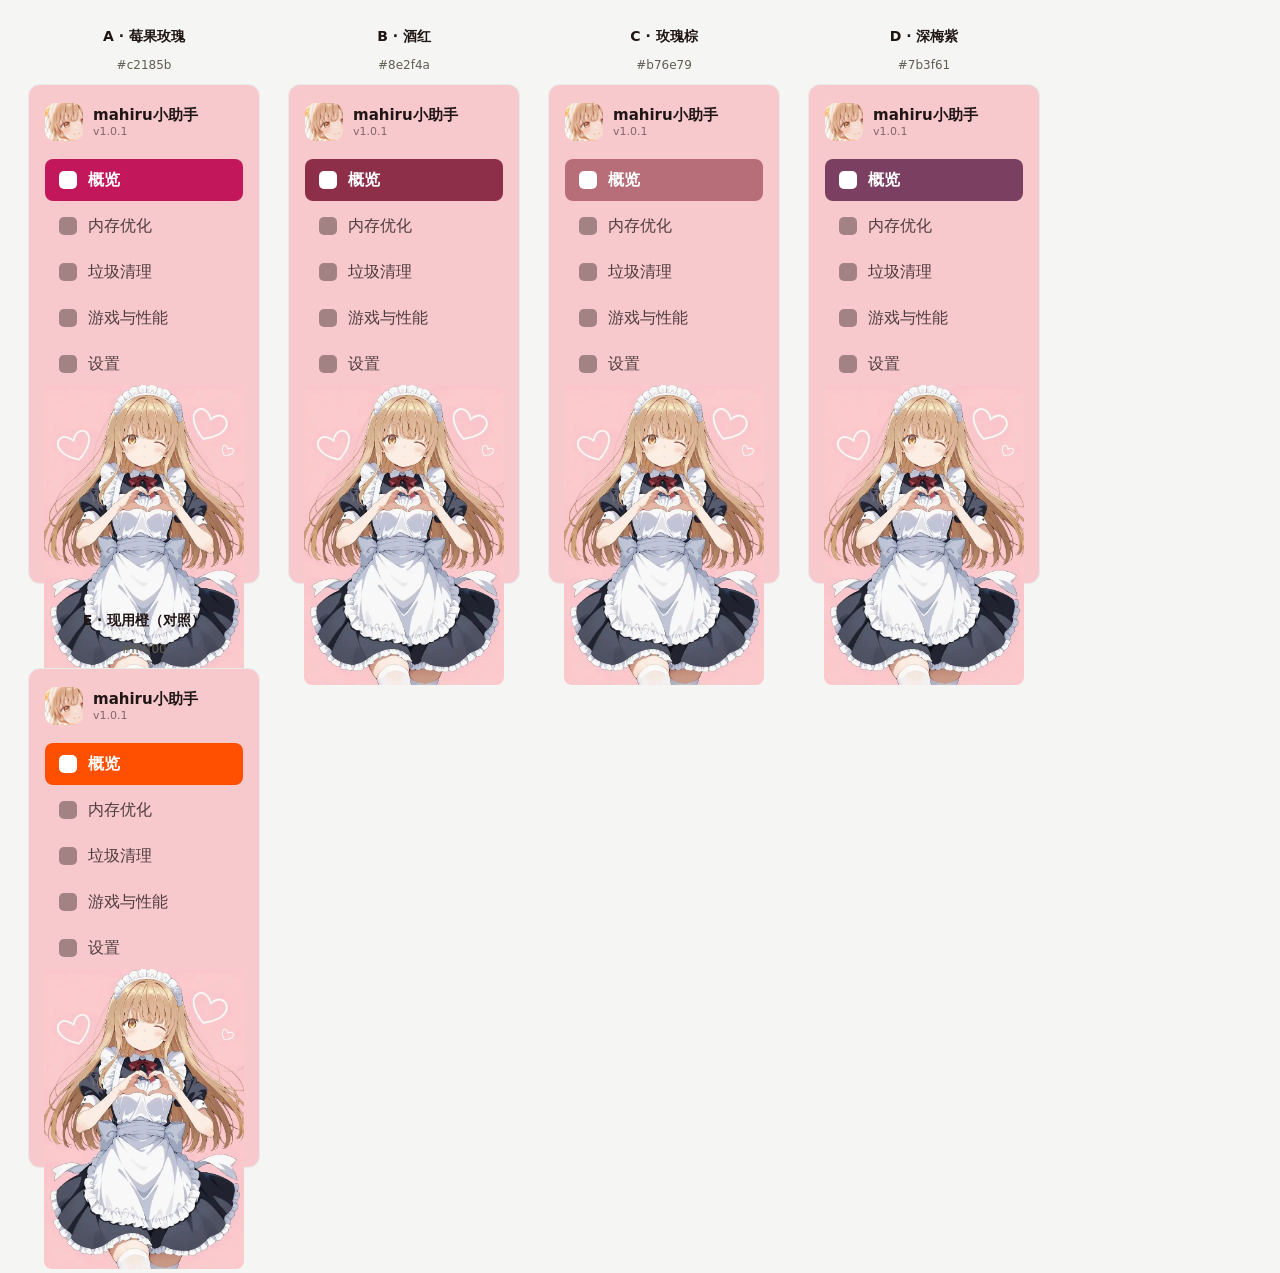
<file: design/preview-accent.html>
<!DOCTYPE html>
<html lang="zh-CN">
<head>
<meta charset="UTF-8">
<meta name="viewport" content="width=device-width, initial-scale=1.0">
<title>侧栏选中色对比</title>
<style>
  :root {
    --pink: #f7c9cd;
    --ink: #201515;
    --on: #fffefb;
  }
  * { box-sizing: border-box; margin: 0; padding: 0; }
  body {
    font-family: "Inter", "Noto Sans SC", "Microsoft YaHei UI", system-ui, sans-serif;
    background: #f5f5f4; color: var(--ink);
    display: flex; flex-wrap: wrap; gap: 28px; padding: 28px;
  }
  .cell { display: flex; flex-direction: column; gap: 12px; align-items: center; }
  .cell .label { font-size: 14px; font-weight: 600; }
  .cell .hex { font-size: 12px; color: #605d52; }
  .sidebar {
    width: 232px; height: 500px;
    background: var(--pink);
    border: 1px solid #e9e9e6; border-radius: 12px;
    display: flex; flex-direction: column;
    padding: 18px 16px;
  }
  .brand { display: flex; align-items: center; gap: 10px; margin-bottom: 18px; }
  .brand-mark { width: 38px; height: 38px; border-radius: 10px; background: #fff; overflow: hidden; }
  .brand-mark img { width: 100%; height: 100%; object-fit: cover; }
  .brand-name { font-size: 15px; font-weight: 600; }
  .brand-sub { font-size: 11px; color: rgba(32,21,21,.55); }
  .nav { display: flex; flex-direction: column; gap: 4px; }
  .nav-item {
    position: relative; height: 42px; border-radius: 8px;
    display: flex; align-items: center; gap: 11px; padding: 0 14px;
    font-size: 16px; color: rgba(32,21,21,.78); font-weight: 500;
  }
  .nav-item.active { color: #fff; font-weight: 600; }
  .nav-item:hover:not(.active) { background: rgba(255,255,255,.45); }
  .dot { width: 18px; height: 18px; border-radius: 5px; background: currentColor; opacity: .5; flex: none; }
  .nav-item.active .dot { opacity: 1; }
  /* 各变体的激活色 */
  .c1 .nav-item.active { background: #c2185b; }
  .c2 .nav-item.active { background: #8e2f4a; }
  .c3 .nav-item.active { background: #b76e79; }
  .c4 .nav-item.active { background: #7b3f61; }
  .c5 .nav-item.active { background: #ff4f00; }  /* 现用橙，作对照 */
  .art { margin-top: auto; align-self: center; width: 200px; }
  .art img { width: 100%; border-radius: 8px; }
</style>
</head>
<body>

  <div class="cell c1">
    <div class="label">A · 莓果玫瑰</div><div class="hex">#c2185b</div>
    <div class="sidebar">
      <div class="brand"><div class="brand-mark"><img src="../web/assets/brand-mark.png"></div><div><div class="brand-name">mahiru小助手</div><div class="brand-sub">v1.0.1</div></div></div>
      <div class="nav">
        <div class="nav-item active"><span class="dot"></span>概览</div>
        <div class="nav-item"><span class="dot"></span>内存优化</div>
        <div class="nav-item"><span class="dot"></span>垃圾清理</div>
        <div class="nav-item"><span class="dot"></span>游戏与性能</div>
        <div class="nav-item"><span class="dot"></span>设置</div>
      </div>
      <div class="art"><img src="../web/assets/mahiru/sidebar.jpg"></div>
    </div>
  </div>

  <div class="cell c2">
    <div class="label">B · 酒红</div><div class="hex">#8e2f4a</div>
    <div class="sidebar">
      <div class="brand"><div class="brand-mark"><img src="../web/assets/brand-mark.png"></div><div><div class="brand-name">mahiru小助手</div><div class="brand-sub">v1.0.1</div></div></div>
      <div class="nav">
        <div class="nav-item active"><span class="dot"></span>概览</div>
        <div class="nav-item"><span class="dot"></span>内存优化</div>
        <div class="nav-item"><span class="dot"></span>垃圾清理</div>
        <div class="nav-item"><span class="dot"></span>游戏与性能</div>
        <div class="nav-item"><span class="dot"></span>设置</div>
      </div>
      <div class="art"><img src="../web/assets/mahiru/sidebar.jpg"></div>
    </div>
  </div>

  <div class="cell c3">
    <div class="label">C · 玫瑰棕</div><div class="hex">#b76e79</div>
    <div class="sidebar">
      <div class="brand"><div class="brand-mark"><img src="../web/assets/brand-mark.png"></div><div><div class="brand-name">mahiru小助手</div><div class="brand-sub">v1.0.1</div></div></div>
      <div class="nav">
        <div class="nav-item active"><span class="dot"></span>概览</div>
        <div class="nav-item"><span class="dot"></span>内存优化</div>
        <div class="nav-item"><span class="dot"></span>垃圾清理</div>
        <div class="nav-item"><span class="dot"></span>游戏与性能</div>
        <div class="nav-item"><span class="dot"></span>设置</div>
      </div>
      <div class="art"><img src="../web/assets/mahiru/sidebar.jpg"></div>
    </div>
  </div>

  <div class="cell c4">
    <div class="label">D · 深梅紫</div><div class="hex">#7b3f61</div>
    <div class="sidebar">
      <div class="brand"><div class="brand-mark"><img src="../web/assets/brand-mark.png"></div><div><div class="brand-name">mahiru小助手</div><div class="brand-sub">v1.0.1</div></div></div>
      <div class="nav">
        <div class="nav-item active"><span class="dot"></span>概览</div>
        <div class="nav-item"><span class="dot"></span>内存优化</div>
        <div class="nav-item"><span class="dot"></span>垃圾清理</div>
        <div class="nav-item"><span class="dot"></span>游戏与性能</div>
        <div class="nav-item"><span class="dot"></span>设置</div>
      </div>
      <div class="art"><img src="../web/assets/mahiru/sidebar.jpg"></div>
    </div>
  </div>

  <div class="cell c5">
    <div class="label">E · 现用橙（对照）</div><div class="hex">#ff4f00</div>
    <div class="sidebar">
      <div class="brand"><div class="brand-mark"><img src="../web/assets/brand-mark.png"></div><div><div class="brand-name">mahiru小助手</div><div class="brand-sub">v1.0.1</div></div></div>
      <div class="nav">
        <div class="nav-item active"><span class="dot"></span>概览</div>
        <div class="nav-item"><span class="dot"></span>内存优化</div>
        <div class="nav-item"><span class="dot"></span>垃圾清理</div>
        <div class="nav-item"><span class="dot"></span>游戏与性能</div>
        <div class="nav-item"><span class="dot"></span>设置</div>
      </div>
      <div class="art"><img src="../web/assets/mahiru/sidebar.jpg"></div>
    </div>
  </div>

</body>
</html>
</file>
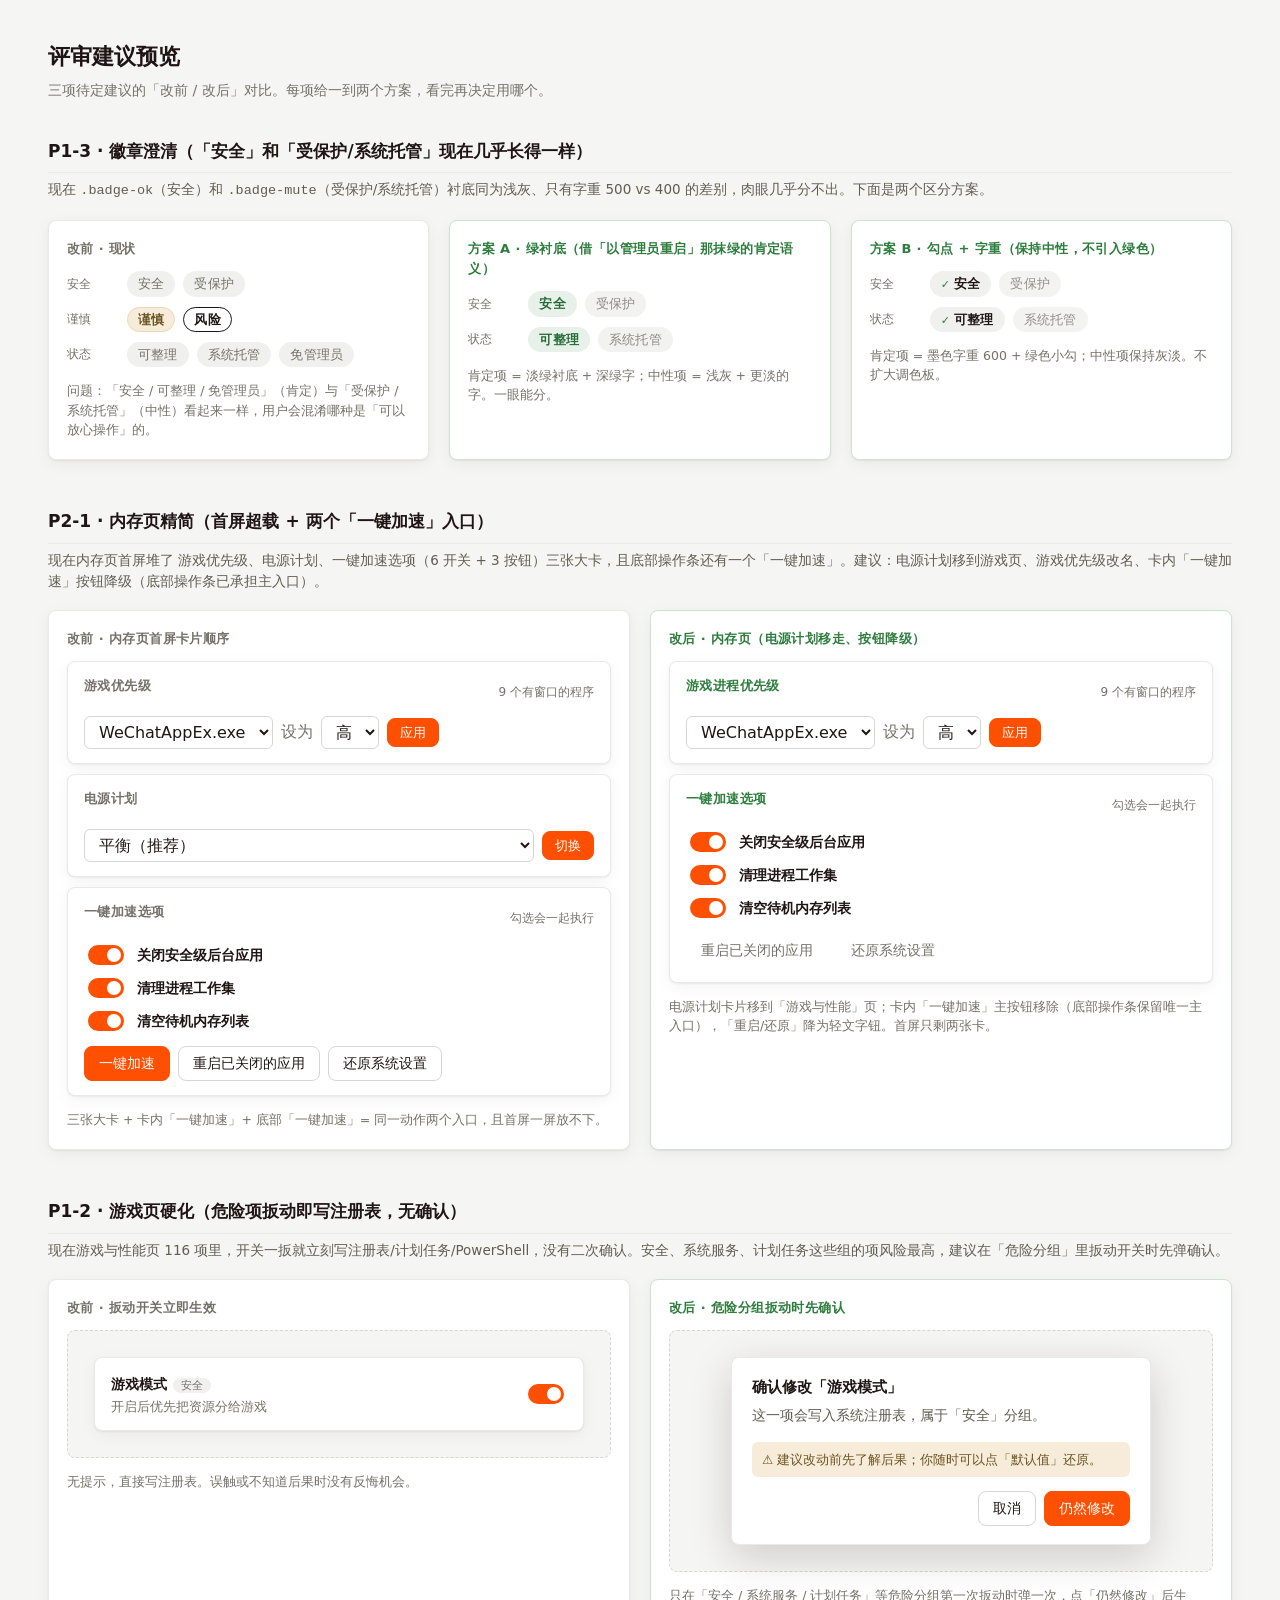
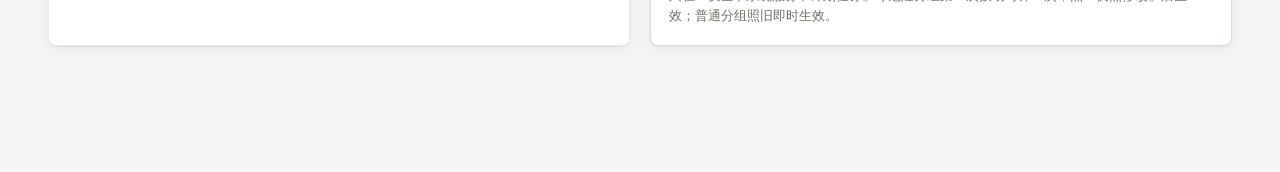
<file: design/preview-critique.html>
<!DOCTYPE html>
<html lang="zh-CN">
<head>
<meta charset="UTF-8">
<meta name="viewport" content="width=device-width, initial-scale=1.0">
<title>评审建议预览 — 改动效果对比</title>
<style>
  /* 用与真实 app 一致的令牌值，保证预览忠实 */
  :root {
    --primary: #ff4f00; --primary-ink: #e14600; --sidebar-accent: #c2185b;
    --go: #2e7d3e; --go-ink: #276b36;
    --ink: #201515; --body: #605d52; --body-mid: #75716a; --mute: #c5c0b1;
    --canvas: #f5f5f4; --canvas-soft: #f0f0ef; --surface: #ffffff;
    --sidebar: #f7c9cd; --border: #e9e9e6; --border-strong: #d6d6d2;
    --linen: #ecd9c0; --caution-tint: #f7ecd9; --caution-ink: #6b5423;
    --shadow-1: 0 1px 2px rgba(32,21,21,.06), 0 4px 16px rgba(32,21,21,.05);
    --fs-title: 27px; --fs-num: 24px; --fs-body: 16px; --fs-small: 14px;
  }
  * { box-sizing: border-box; }
  body {
    margin: 0; padding: 40px 48px 80px; background: var(--canvas);
    color: var(--ink); font-family: "Segoe UI", "Microsoft YaHei UI", system-ui, sans-serif;
    line-height: 1.55;
  }
  h1 { font-size: 22px; margin: 0 0 6px; }
  .sub { color: var(--body-mid); font-size: 14px; margin-bottom: 36px; }
  .block { margin-bottom: 48px; }
  .block > h2 {
    font-size: 17px; margin: 0 0 4px; padding-bottom: 8px;
    border-bottom: 1px solid var(--border);
  }
  .block > .why { color: var(--body); font-size: 13.5px; margin: 6px 0 18px; }
  .pair { display: flex; gap: 20px; flex-wrap: wrap; }
  .pane {
    flex: 1 1 380px; min-width: 340px;
    background: var(--surface); border: 1px solid var(--border);
    border-radius: 8px; padding: 18px 18px 20px; box-shadow: var(--shadow-1);
  }
  .pane h3 {
    margin: 0 0 12px; font-size: 13px; letter-spacing: .4px;
    text-transform: uppercase; color: var(--body-mid); font-weight: 600;
  }
  .pane.before h3 { color: var(--body-mid); }
  .pane.after h3 { color: var(--go); }
  .pane.after { border-color: #cfe2d2; }

  /* 卡片 / 标题 */
  .card { background: var(--surface); border: 1px solid var(--border);
          border-radius: 8px; padding: 14px 16px; box-shadow: var(--shadow-1); }
  .section-h { font-size: 14px; font-weight: 600; margin: 0; }
  .muted { color: var(--body-mid); }

  /* 徽章 */
  .badge { font-size: 12.5px; padding: 2px 10px; border-radius: 999px;
           font-weight: 600; white-space: nowrap; letter-spacing: .2px;
           background: var(--canvas-soft); color: var(--body);
           border: 1px solid transparent; display: inline-block; }
  .badge-ok     { background: var(--canvas-soft); color: var(--body-mid); font-weight: 500; }
  .badge-warn   { background: var(--caution-tint); border-color: #ead9b8; color: var(--caution-ink); font-weight: 600; }
  .badge-danger { background: var(--surface); border-color: var(--ink); color: var(--ink); font-weight: 700; }
  .badge-mute   { background: var(--canvas-soft); color: var(--body-mid); font-weight: 400; }

  /* 徽章澄清 —— 方案 A（绿衬底，借 --go 的肯定语义） */
  .A .badge-ok { background: #e7f0e9; color: var(--go-ink); font-weight: 600; }
  .A .badge-mute { background: var(--canvas-soft); color: var(--body-mid); font-weight: 400; opacity: .82; }
  /* 徽章澄清 —— 方案 B（加勾点 + 字重，保持中性，不引入绿色） */
  .B .badge-ok { background: var(--canvas-soft); color: var(--ink); font-weight: 600; }
  .B .badge-ok::before { content: '✓'; margin-right: 4px; font-size: 11px; font-weight: 700; color: var(--go); }
  .B .badge-mute { background: var(--canvas-soft); color: var(--body-mid); font-weight: 400; opacity: .78; }

  .badge-row { display: flex; flex-wrap: wrap; gap: 8px; align-items: center; margin-bottom: 10px; }
  .badge-row .lab { font-size: 12px; color: var(--body-mid); width: 52px; flex: none; }

  /* 内存页卡片堆 */
  .stack { display: flex; flex-direction: column; gap: 10px; }
  .hdr-row { display: flex; align-items: center; justify-content: space-between; margin-bottom: 8px; }
  .prio-row { display: flex; align-items: center; gap: 8px; flex-wrap: wrap; }
  select { padding: 5px 10px; border-radius: 6px; border: 1px solid var(--border-strong);
           background: var(--surface); font: inherit; color: var(--ink); }
  .btn { padding: 6px 14px; border-radius: 8px; border: 1px solid var(--border-strong);
         background: var(--surface); font: inherit; color: var(--ink); cursor: pointer; font-size: 13.5px; }
  .btn-primary { background: var(--primary); border-color: var(--primary); color: #fffefb; }
  .btn-sm { padding: 4px 12px; font-size: 12.5px; }
  .btn-ghost { border-color: transparent; background: transparent; color: var(--body-mid); }
  .opt-list { display: flex; flex-direction: column; gap: 7px; }
  .opt { display: flex; align-items: center; gap: 10px; font-size: 13.5px; }
  .opt b { font-weight: 600; }
  .opt i { font-style: normal; color: var(--body-mid); font-size: 12.5px; display: block; }
  .switch {
    width: 36px; height: 20px; border-radius: 999px; flex: none; appearance: none;
    background: rgba(32,21,21,.14); border: 1px solid transparent; position: relative;
    cursor: pointer; transition: background .24s cubic-bezier(.16,1,.3,1);
  }
  .switch::after {
    content: ''; position: absolute; top: 2px; left: 2px; width: 14px; height: 14px;
    border-radius: 50%; background: #fff; transition: transform .28s cubic-bezier(.16,1,.3,1);
  }
  .switch:checked { background: var(--primary); }
  .switch:checked::after { transform: translateX(16px); }
  .opt-actions { display: flex; gap: 8px; margin-top: 12px; }
  .arrow { text-align: center; color: var(--body-mid); padding: 6px 0; font-size: 12px; }
  .tag { font-size: 11px; padding: 1px 8px; border-radius: 999px; background: var(--canvas-soft);
         color: var(--body-mid); margin-left: 6px; }

  /* 确认对话框 mock */
  .overlay { position: relative; background: var(--canvas); border-radius: 8px;
             padding: 26px; display: flex; align-items: center; justify-content: center;
             border: 1px dashed var(--border-strong); }
  .dlg { background: var(--surface); border: 1px solid var(--border); border-radius: 8px;
         box-shadow: 0 12px 40px rgba(32,21,21,.18); padding: 18px 20px; width: 100%; max-width: 420px; }
  .dlg h4 { margin: 0 0 6px; font-size: 15px; }
  .dlg p { margin: 0 0 16px; font-size: 13.5px; color: var(--body); }
  .dlg .warn-line { color: var(--caution-ink); background: var(--caution-tint);
                    border-radius: 6px; padding: 8px 10px; font-size: 12.5px; margin-bottom: 14px; }
  .dlg-acts { display: flex; justify-content: flex-end; gap: 8px; }
</style>
</head>
<body>
  <h1>评审建议预览</h1>
  <div class="sub">三项待定建议的「改前 / 改后」对比。每项给一到两个方案，看完再决定用哪个。</div>

  <!-- ============ P1-3 徽章澄清 ============ -->
  <div class="block">
    <h2>P1-3 · 徽章澄清（「安全」和「受保护/系统托管」现在几乎长得一样）</h2>
    <div class="why">现在 <code>.badge-ok</code>（安全）和 <code>.badge-mute</code>（受保护/系统托管）衬底同为浅灰、只有字重 500 vs 400 的差别，肉眼几乎分不出。下面是两个区分方案。</div>
    <div class="pair">
      <div class="pane before">
        <h3>改前 · 现状</h3>
        <div class="badge-row"><span class="lab">安全</span><span class="badge badge-ok">安全</span><span class="badge badge-mute">受保护</span></div>
        <div class="badge-row"><span class="lab">谨慎</span><span class="badge badge-warn">谨慎</span><span class="badge badge-danger">风险</span></div>
        <div class="badge-row"><span class="lab">状态</span><span class="badge badge-ok">可整理</span><span class="badge badge-mute">系统托管</span><span class="badge badge-ok">免管理员</span></div>
        <p style="font-size:12.5px;color:var(--body-mid);margin:14px 0 0">
          问题：「安全 / 可整理 / 免管理员」（肯定）与「受保护 / 系统托管」（中性）看起来一样，用户会混淆哪种是「可以放心操作」的。
        </p>
      </div>
      <div class="pane after A">
        <h3>方案 A · 绿衬底（借「以管理员重启」那抹绿的肯定语义）</h3>
        <div class="badge-row"><span class="lab">安全</span><span class="badge badge-ok">安全</span><span class="badge badge-mute">受保护</span></div>
        <div class="badge-row"><span class="lab">状态</span><span class="badge badge-ok">可整理</span><span class="badge badge-mute">系统托管</span></div>
        <p style="font-size:12.5px;color:var(--body-mid);margin:14px 0 0">
          肯定项 = 淡绿衬底 + 深绿字；中性项 = 浅灰 + 更淡的字。一眼能分。
        </p>
      </div>
      <div class="pane after B">
        <h3>方案 B · 勾点 + 字重（保持中性，不引入绿色）</h3>
        <div class="badge-row"><span class="lab">安全</span><span class="badge badge-ok">安全</span><span class="badge badge-mute">受保护</span></div>
        <div class="badge-row"><span class="lab">状态</span><span class="badge badge-ok">可整理</span><span class="badge badge-mute">系统托管</span></div>
        <p style="font-size:12.5px;color:var(--body-mid);margin:14px 0 0">
          肯定项 = 墨色字重 600 + 绿色小勾；中性项保持灰淡。不扩大调色板。
        </p>
      </div>
    </div>
  </div>

  <!-- ============ P2-1 内存页精简 ============ -->
  <div class="block">
    <h2>P2-1 · 内存页精简（首屏超载 + 两个「一键加速」入口）</h2>
    <div class="why">现在内存页首屏堆了 游戏优先级、电源计划、一键加速选项（6 开关 + 3 按钮）三张大卡，且底部操作条还有一个「一键加速」。建议：电源计划移到游戏页、游戏优先级改名、卡内「一键加速」按钮降级（底部操作条已承担主入口）。</div>
    <div class="pair">
      <div class="pane before">
        <h3>改前 · 内存页首屏卡片顺序</h3>
        <div class="stack">
          <div class="card">
            <div class="hdr-row"><h3 class="section-h">游戏优先级</h3><span class="muted" style="font-size:12px">9 个有窗口的程序</span></div>
            <div class="prio-row">
              <select><option>WeChatAppEx.exe</option></select><span class="muted">设为</span>
              <select><option>高</option></select>
              <button class="btn btn-primary btn-sm">应用</button>
            </div>
          </div>
          <div class="card">
            <div class="hdr-row"><h3 class="section-h">电源计划</h3></div>
            <div class="prio-row">
              <select style="flex:1"><option>平衡（推荐）</option></select>
              <button class="btn btn-primary btn-sm">切换</button>
            </div>
          </div>
          <div class="card">
            <div class="hdr-row"><h3 class="section-h">一键加速选项</h3><span class="muted" style="font-size:12px">勾选会一起执行</span></div>
            <div class="opt-list">
              <label class="opt"><input type="checkbox" class="switch" checked><span><b>关闭安全级后台应用</b></span></label>
              <label class="opt"><input type="checkbox" class="switch" checked><span><b>清理进程工作集</b></span></label>
              <label class="opt"><input type="checkbox" class="switch" checked><span><b>清空待机内存列表</b></span></label>
            </div>
            <div class="opt-actions">
              <button class="btn btn-primary">一键加速</button>
              <button class="btn">重启已关闭的应用</button>
              <button class="btn">还原系统设置</button>
            </div>
          </div>
        </div>
        <p style="font-size:12.5px;color:var(--body-mid);margin:14px 0 0">
          三张大卡 + 卡内「一键加速」+ 底部「一键加速」= 同一动作两个入口，且首屏一屏放不下。
        </p>
      </div>
      <div class="pane after">
        <h3>改后 · 内存页（电源计划移走、按钮降级）</h3>
        <div class="stack">
          <div class="card">
            <div class="hdr-row"><h3 class="section-h">游戏进程优先级</h3><span class="muted" style="font-size:12px">9 个有窗口的程序</span></div>
            <div class="prio-row">
              <select><option>WeChatAppEx.exe</option></select><span class="muted">设为</span>
              <select><option>高</option></select>
              <button class="btn btn-primary btn-sm">应用</button>
            </div>
          </div>
          <div class="card">
            <div class="hdr-row"><h3 class="section-h">一键加速选项</h3><span class="muted" style="font-size:12px">勾选会一起执行</span></div>
            <div class="opt-list">
              <label class="opt"><input type="checkbox" class="switch" checked><span><b>关闭安全级后台应用</b></span></label>
              <label class="opt"><input type="checkbox" class="switch" checked><span><b>清理进程工作集</b></span></label>
              <label class="opt"><input type="checkbox" class="switch" checked><span><b>清空待机内存列表</b></span></label>
            </div>
            <div class="opt-actions">
              <button class="btn btn-ghost">重启已关闭的应用</button>
              <button class="btn btn-ghost">还原系统设置</button>
            </div>
          </div>
        </div>
        <p style="font-size:12.5px;color:var(--body-mid);margin:14px 0 0">
          电源计划卡片移到「游戏与性能」页；卡内「一键加速」主按钮移除（底部操作条保留唯一主入口），「重启/还原」降为轻文字钮。首屏只剩两张卡。
        </p>
      </div>
    </div>
  </div>

  <!-- ============ P1-2 游戏页硬化 ============ -->
  <div class="block">
    <h2>P1-2 · 游戏页硬化（危险项扳动即写注册表，无确认）</h2>
    <div class="why">现在游戏与性能页 116 项里，开关一扳就立刻写注册表/计划任务/PowerShell，没有二次确认。安全、系统服务、计划任务这些组的项风险最高，建议在「危险分组」里扳动开关时先弹确认。</div>
    <div class="pair">
      <div class="pane before">
        <h3>改前 · 扳动开关立即生效</h3>
        <div class="overlay">
          <div class="card" style="width:100%">
            <div style="display:flex;justify-content:space-between;align-items:center">
              <div><b style="font-size:13.5px">游戏模式</b><span class="tag">安全</span>
                <div class="muted" style="font-size:12.5px">开启后优先把资源分给游戏</div></div>
              <input type="checkbox" class="switch" checked>
            </div>
          </div>
        </div>
        <p style="font-size:12.5px;color:var(--body-mid);margin:14px 0 0">
          无提示，直接写注册表。误触或不知道后果时没有反悔机会。
        </p>
      </div>
      <div class="pane after">
        <h3>改后 · 危险分组扳动时先确认</h3>
        <div class="overlay">
          <div class="dlg">
            <h4>确认修改「游戏模式」</h4>
            <p>这一项会写入系统注册表，属于「安全」分组。</p>
            <div class="warn-line">⚠ 建议改动前先了解后果；你随时可以点「默认值」还原。</div>
            <div class="dlg-acts">
              <button class="btn">取消</button>
              <button class="btn btn-primary">仍然修改</button>
            </div>
          </div>
        </div>
        <p style="font-size:12.5px;color:var(--body-mid);margin:14px 0 0">
          只在「安全 / 系统服务 / 计划任务」等危险分组第一次扳动时弹一次，点「仍然修改」后生效；普通分组照旧即时生效。
        </p>
      </div>
    </div>
  </div>

</body>
</html>
</file>
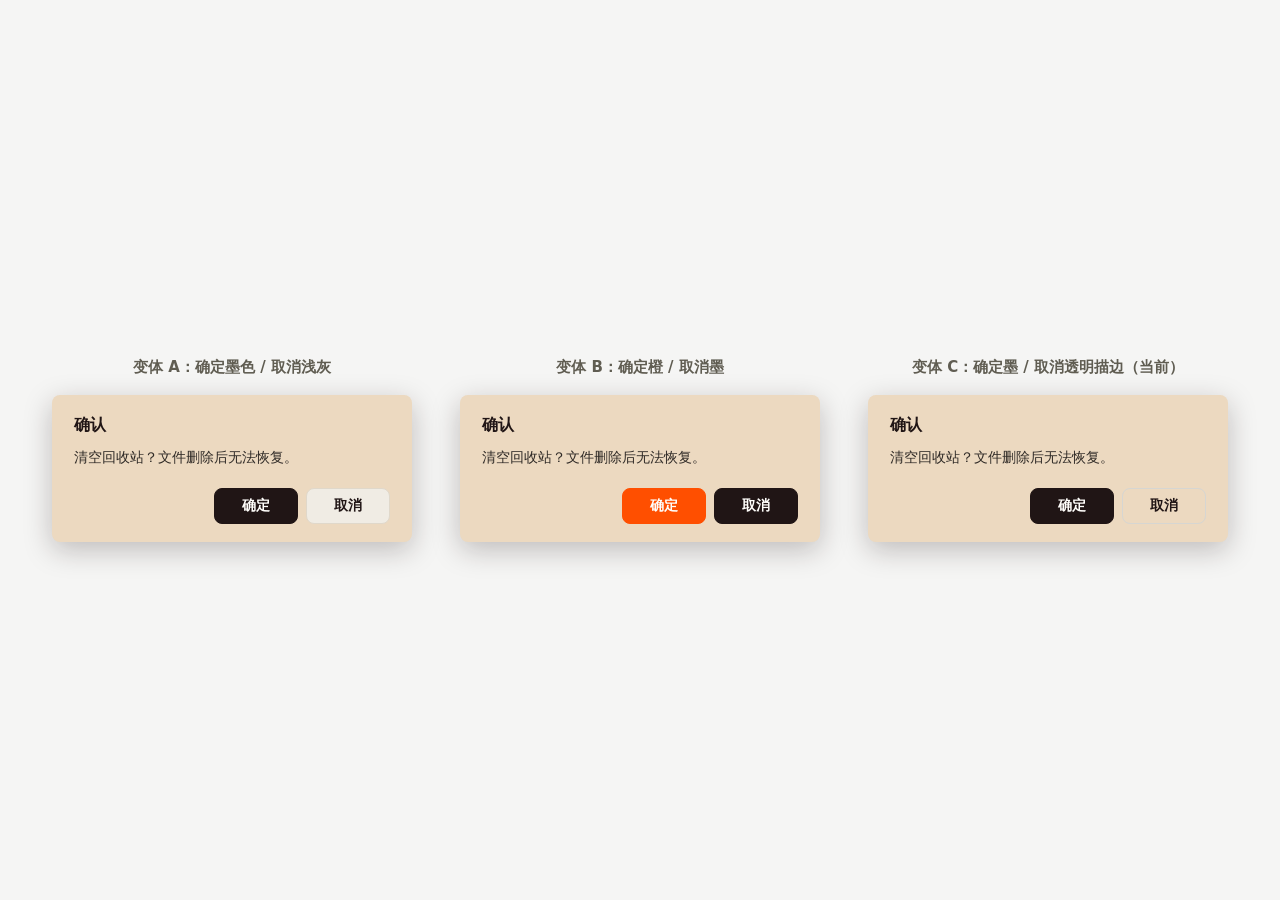
<file: design/preview-dialog.html>
<!DOCTYPE html>
<html lang="zh-CN">
<head>
<meta charset="UTF-8">
<meta name="viewport" content="width=device-width, initial-scale=1.0">
<title>确认对话框 · 按钮预览</title>
<style>
  :root {
    --linen: #ecd9c0;
    --ink: #201515;
    --ink-soft: #2f2a26;
    --on-primary: #fffefb;
    --primary: #ff4f00;
    --primary-ink: #e14600;
    --border-strong: #d6d6d2;
    --mute: #c5c0b1;
    --r-md: 8px;
  }
  * { box-sizing: border-box; }
  body {
    margin: 0; min-height: 100vh;
    background: #f5f5f4; color: #201515;
    font-family: "Segoe UI", "Microsoft YaHei", system-ui, sans-serif;
    display: flex; align-items: center; justify-content: center;
    gap: 48px; padding: 40px; flex-wrap: wrap;
  }
  .wrap { text-align: center; }
  .wrap h3 { font-size: 15px; font-weight: 600; color: #605d52; margin: 0 0 18px; }

  /* ===== 对话框（三个变体共用同一结构） ===== */
  .dlg {
    width: 360px;
    background: var(--linen);
    border-radius: var(--r-md);
    padding: 20px 22px 18px;
    box-shadow: 0 8px 28px rgba(32, 21, 21, .25);
    text-align: left;
  }
  .dlg-title { font-size: 16px; font-weight: 700; color: var(--ink); margin-bottom: 10px; }
  .dlg-text { font-size: 14px; line-height: 1.7; color: var(--ink-soft); }
  .dlg-acts { display: flex; justify-content: flex-end; gap: 8px; margin-top: 18px; }

  /* 基础按钮：垂直+水平都居中，min-width 时文字不靠左 */
  .btn {
    display: inline-flex; align-items: center; justify-content: center;
    min-width: 84px;
    padding: 8px 16px; border-radius: var(--r-md);
    font-family: inherit; font-size: 14px; font-weight: 600;
    border: 1px solid var(--border-strong); background: transparent;
    color: var(--ink); cursor: pointer;
  }

  /* ---- 变体 A：确定=墨色实底，取消=浅灰实底（同形不同色，最朴素） ---- */
  .a .dlg-ok { background: var(--ink); border-color: var(--ink); color: var(--on-primary); }
  .a .dlg-no { background: #f0ece4; border-color: #e0d8ca; color: var(--ink); }

  /* ---- 变体 B：确定=品牌橙实底，取消=墨色实底（品牌强调 + 中性退让） ---- */
  .b .dlg-ok { background: var(--primary); border-color: var(--primary); color: var(--on-primary); }
  .b .dlg-no { background: var(--ink); border-color: var(--ink); color: var(--on-primary); }

  /* ---- 变体 C：确定=墨色实底，取消=透明描边（当前方案，仅修居中） ---- */
  .c .dlg-ok { background: var(--ink); border-color: var(--ink); color: var(--on-primary); }
  .c .dlg-no { background: transparent; border-color: var(--border-strong); color: var(--ink); }
</style>
</head>
<body>
  <div class="wrap">
    <h3>变体 A：确定墨色 / 取消浅灰</h3>
    <div class="dlg a">
      <div class="dlg-title">确认</div>
      <div class="dlg-text">清空回收站？文件删除后无法恢复。</div>
      <div class="dlg-acts">
        <button class="btn dlg-ok">确定</button>
        <button class="btn dlg-no">取消</button>
      </div>
    </div>
  </div>

  <div class="wrap">
    <h3>变体 B：确定橙 / 取消墨</h3>
    <div class="dlg b">
      <div class="dlg-title">确认</div>
      <div class="dlg-text">清空回收站？文件删除后无法恢复。</div>
      <div class="dlg-acts">
        <button class="btn dlg-ok">确定</button>
        <button class="btn dlg-no">取消</button>
      </div>
    </div>
  </div>

  <div class="wrap">
    <h3>变体 C：确定墨 / 取消透明描边（当前）</h3>
    <div class="dlg c">
      <div class="dlg-title">确认</div>
      <div class="dlg-text">清空回收站？文件删除后无法恢复。</div>
      <div class="dlg-acts">
        <button class="btn dlg-ok">确定</button>
        <button class="btn dlg-no">取消</button>
      </div>
    </div>
  </div>
</body>
</html>
</file>
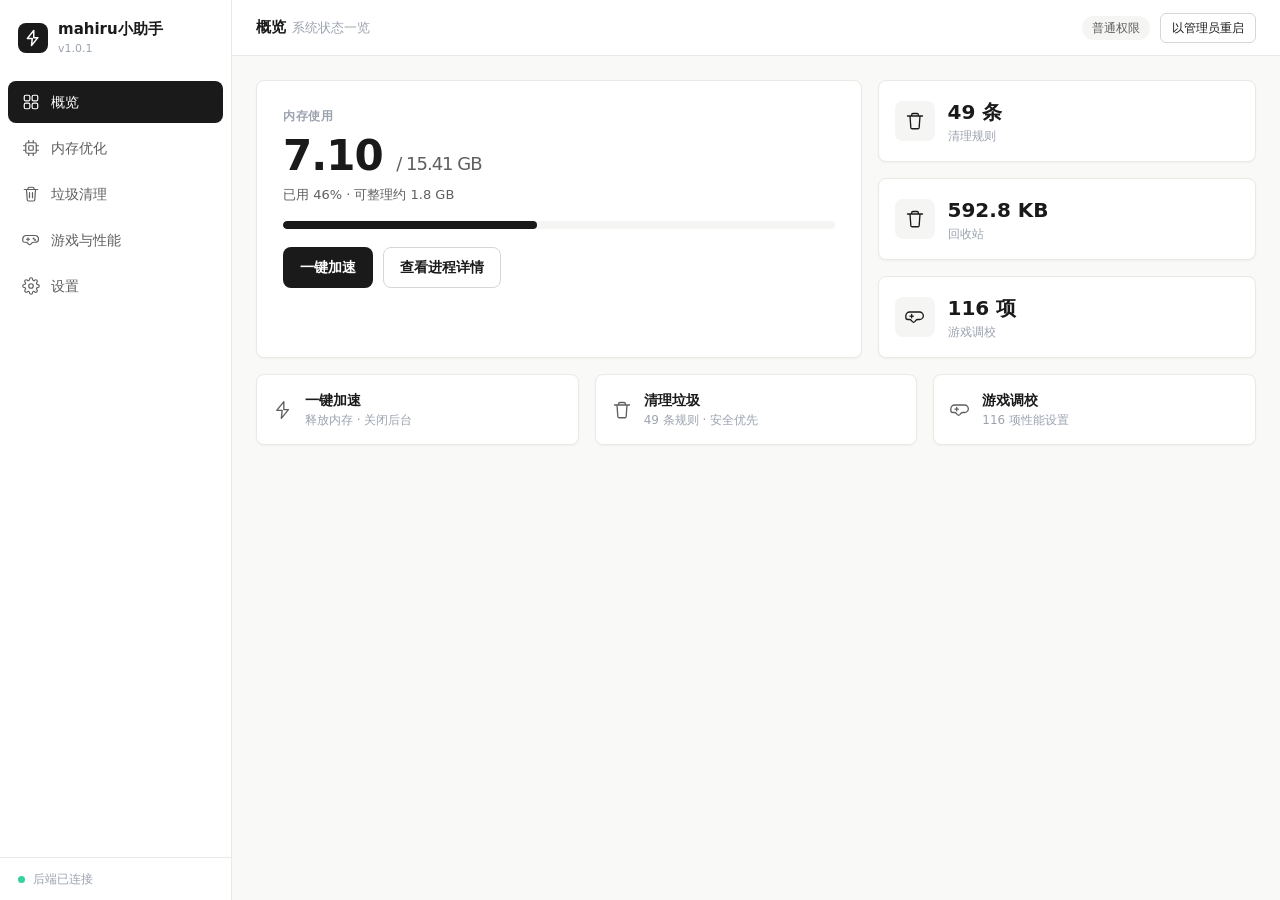
<file: design/preview-layout.html>
<!DOCTYPE html>
<html lang="zh-CN">
<head>
<meta charset="UTF-8">
<meta name="viewport" content="width=device-width, initial-scale=1.0">
<title>mahiru小助手 · 界面预览</title>
<style>
  /* ============ 设计令牌 ============ */
  :root {
    --bg: #F9F9F8;
    --bg-soft: #F5F5F4;
    --surface: #FFFFFF;
    --ink: #1A1A1A;          /* 主强调色 = 深灰/黑 */
    --text-1: #1A1A1A;
    --text-2: #5F5F5F;
    --text-3: #9CA3AF;
    --border: #E9E9E6;
    --border-strong: #D6D6D2;
    --hover: #F2F2F0;
    --r: 8px;
    --shadow: 0 1px 2px rgba(0,0,0,.04);
    --ease: cubic-bezier(0.2, 0.8, 0.2, 1);
    --nav-pad: 8px;
    --nav-item-h: 42px;
    --nav-gap: 4px;
    --nav-stride: 46px;
    --sidebar-w: 232px;
    --topbar-h: 56px;
  }

  * { box-sizing: border-box; margin: 0; padding: 0; }

  html, body { height: 100%; }

  body {
    font-family: "Inter", "Noto Sans SC", "Segoe UI", "Microsoft YaHei UI", system-ui, sans-serif;
    font-size: 14px;
    line-height: 1.5;
    color: var(--text-1);
    background: var(--bg);
    -webkit-font-smoothing: antialiased;
    overflow: hidden;
  }

  button { font: inherit; color: inherit; background: none; border: none; cursor: pointer; }
  svg { display: block; }

  /* ============ 布局骨架 ============ */
  .app { display: flex; height: 100vh; }

  /* ---- 侧栏 ---- */
  .sidebar {
    width: var(--sidebar-w);
    flex: none;
    display: flex;
    flex-direction: column;
    background: var(--surface);
    border-right: 1px solid var(--border);
  }

  .brand {
    display: flex;
    align-items: center;
    gap: 10px;
    padding: 18px 18px 16px;
  }
  .brand-mark {
    width: 30px; height: 30px;
    border-radius: var(--r);
    background: var(--ink);
    color: #fff;
    display: grid; place-items: center;
    flex: none;
  }
  .brand-mark svg { width: 18px; height: 18px; }
  .brand-name { font-weight: 600; font-size: 15px; }
  .brand-sub { font-size: 11px; color: var(--text-3); }

  .nav {
    position: relative;
    flex: 1;
    padding: var(--nav-pad);
    display: flex;
    flex-direction: column;
    gap: var(--nav-gap);
  }
  .nav-indicator {
    position: absolute;
    left: var(--nav-pad);
    right: var(--nav-pad);
    top: var(--nav-pad);
    height: var(--nav-item-h);
    border-radius: var(--r);
    background: var(--ink);
    transition: transform 260ms var(--ease);
    will-change: transform;
    pointer-events: none;
  }
  .nav-item {
    position: relative;
    z-index: 1;
    height: var(--nav-item-h);
    display: flex;
    align-items: center;
    gap: 11px;
    padding: 0 14px;
    border-radius: var(--r);
    color: var(--text-2);
    font-weight: 500;
    transition: color 160ms var(--ease), background 120ms var(--ease), transform 120ms var(--ease);
  }
  .nav-item svg { width: 18px; height: 18px; flex: none; }
  .nav-item:hover:not(.active) { background: var(--hover); }
  .nav-item.active { color: #fff; }
  .nav-item:active { transform: scale(.98); }

  .sidebar-foot {
    padding: 12px 18px;
    border-top: 1px solid var(--border);
    font-size: 12px;
    color: var(--text-3);
    display: flex;
    align-items: center;
    gap: 8px;
  }
  .dot { width: 7px; height: 7px; border-radius: 50%; background: #34D399; flex: none; }

  /* ---- 主区 ---- */
  .main { flex: 1; min-width: 0; display: flex; flex-direction: column; }

  .topbar {
    height: var(--topbar-h);
    flex: none;
    display: flex;
    align-items: center;
    justify-content: space-between;
    padding: 0 24px;
    background: var(--surface);
    border-bottom: 1px solid var(--border);
  }
  .crumb { font-size: 15px; font-weight: 600; }
  .crumb small { color: var(--text-3); font-weight: 400; margin-left: 6px; }
  .topbar-right { display: flex; align-items: center; gap: 10px; }

  .badge {
    display: inline-flex; align-items: center; gap: 6px;
    padding: 3px 10px;
    border-radius: 999px;
    background: var(--bg-soft);
    color: var(--text-2);
    font-size: 12px; font-weight: 500;
  }

  .content {
    flex: 1;
    overflow-y: auto;
    padding: 24px;
  }

  /* ---- 页面切换 ---- */
  .page { display: none; }
  .page.active { display: block; animation: pageIn 160ms var(--ease); }
  .page.leaving { opacity: 0; transition: opacity 120ms var(--ease); animation: none; }
  @keyframes pageIn {
    from { opacity: 0; transform: translateY(4px); }
    to   { opacity: 1; transform: translateY(0); }
  }

  /* ============ 通用组件 ============ */
  .card {
    background: var(--surface);
    border: 1px solid var(--border);
    border-radius: var(--r);
    box-shadow: var(--shadow);
    padding: 20px;
  }
  .card-head { display: flex; align-items: center; justify-content: space-between; margin-bottom: 14px; }
  .card-title { font-size: 15px; font-weight: 600; }
  .card-sub { font-size: 12px; color: var(--text-3); }

  .eyebrow {
    font-size: 12px; font-weight: 600;
    letter-spacing: .5px;
    text-transform: uppercase;
    color: var(--text-3);
    margin-bottom: 8px;
  }

  .btn {
    display: inline-flex; align-items: center; justify-content: center; gap: 7px;
    padding: 9px 16px;
    border-radius: var(--r);
    font-weight: 600; font-size: 14px;
    border: 1px solid transparent;
    transition: transform 120ms var(--ease), background 160ms var(--ease), color 160ms var(--ease), border-color 160ms var(--ease);
  }
  .btn:active { transform: scale(.98); }
  .btn-primary { background: var(--ink); color: #fff; }
  .btn-primary:hover { background: #2E2E2E; }
  .btn-ghost { background: var(--surface); color: var(--text-1); border-color: var(--border-strong); }
  .btn-ghost:hover { background: var(--hover); }
  .btn-sm { padding: 5px 11px; font-size: 12px; font-weight: 500; border-radius: 6px; }

  .bar { height: 8px; border-radius: 999px; background: var(--bg-soft); overflow: hidden; }
  .bar > i { display: block; height: 100%; background: var(--ink); border-radius: 999px; transition: width 600ms var(--ease); }

  /* ---- 开关 ---- */
  .switch {
    position: relative; display: inline-block;
    width: 46px; height: 26px; flex: none;
    vertical-align: middle;
  }
  .switch input { position: absolute; inset: 0; opacity: 0; margin: 0; cursor: pointer; z-index: 2; }
  .switch .track {
    position: absolute; inset: 0;
    border-radius: 999px;
    background: rgba(26,26,26,.12);
    transition: background 200ms var(--ease);
  }
  .switch .thumb {
    position: absolute; top: 3px; left: 3px;
    width: 20px; height: 20px; border-radius: 50%;
    background: #fff;
    box-shadow: 0 1px 3px rgba(0,0,0,.22);
    transition: transform 280ms var(--ease);
  }
  .switch input:checked + .track { background: var(--ink); }
  .switch input:checked + .track .thumb { transform: translateX(20px); }
  .switch input:active + .track .thumb { transform: scale(.94); }

  /* ---- 输入/选择 ---- */
  .select {
    appearance: none;
    padding: 6px 30px 6px 11px;
    border-radius: 6px;
    border: 1px solid var(--border-strong);
    background: var(--surface);
    font: inherit; font-size: 13px; color: var(--text-1);
    cursor: pointer;
    background-image: url("data:image/svg+xml,%3Csvg xmlns='http://www.w3.org/2000/svg' width='10' height='6' viewBox='0 0 10 6'%3E%3Cpath d='M1 1l4 4 4-4' stroke='%239CA3AF' stroke-width='1.5' fill='none' stroke-linecap='round' stroke-linejoin='round'/%3E%3C/svg%3E");
    background-repeat: no-repeat;
    background-position: right 10px center;
  }

  /* ============ 概览页 ============ */
  .ov-grid { display: grid; grid-template-columns: 1.6fr 1fr; gap: 16px; }

  .hero { padding: 26px; }
  .hero-num { font-size: 42px; font-weight: 700; letter-spacing: -1px; line-height: 1.1; }
  .hero-num small { font-size: 18px; font-weight: 500; color: var(--text-2); }
  .hero-meta { color: var(--text-2); font-size: 13px; margin: 6px 0 16px; }
  .hero-actions { display: flex; gap: 10px; margin-top: 18px; }

  .stat-stack { display: flex; flex-direction: column; gap: 16px; }
  .stat {
    display: flex; align-items: center; gap: 13px;
    padding: 16px;
    background: var(--surface);
    border: 1px solid var(--border);
    border-radius: var(--r);
    box-shadow: var(--shadow);
  }
  .stat-ico {
    width: 40px; height: 40px; border-radius: var(--r);
    background: var(--bg-soft);
    display: grid; place-items: center; flex: none;
    color: var(--text-1);
  }
  .stat-ico svg { width: 20px; height: 20px; }
  .stat-val { font-size: 20px; font-weight: 700; }
  .stat-lbl { font-size: 12px; color: var(--text-3); }

  .quick-row { display: grid; grid-template-columns: repeat(3, 1fr); gap: 16px; margin-top: 16px; }
  .quick {
    display: flex; align-items: center; gap: 12px;
    padding: 15px 16px;
    border: 1px solid var(--border);
    border-radius: var(--r);
    background: var(--surface);
    box-shadow: var(--shadow);
    transition: transform 120ms var(--ease), border-color 160ms var(--ease);
    text-align: left;
  }
  .quick:hover { border-color: var(--border-strong); }
  .quick:active { transform: scale(.98); }
  .quick svg { width: 20px; height: 20px; color: var(--text-2); flex: none; }
  .quick-name { font-weight: 600; font-size: 14px; }
  .quick-sub { font-size: 12px; color: var(--text-3); }

  /* ============ 内存页 ============ */
  .mem-top { display: grid; grid-template-columns: 1fr 1fr; gap: 16px; }

  .opt-list { display: flex; flex-direction: column; }
  .opt {
    display: flex; align-items: center; gap: 12px;
    padding: 12px 2px;
    border-bottom: 1px solid var(--border);
  }
  .opt:last-child { border-bottom: none; }
  .opt-main { flex: 1; min-width: 0; }
  .opt-name { font-weight: 500; }
  .opt-sub { font-size: 12px; color: var(--text-3); }

  .prio-row { display: flex; align-items: center; gap: 10px; flex-wrap: wrap; }
  .chip {
    display: inline-flex; align-items: center; gap: 6px;
    padding: 4px 10px; border-radius: 999px;
    background: var(--bg-soft); font-size: 12px; color: var(--text-2);
  }
  .chip b { color: var(--text-1); font-weight: 600; }
  .chip-x { color: var(--text-3); font-weight: 700; padding: 0 2px; }
  .chip-x:hover { color: var(--text-1); }

  .table { width: 100%; border-collapse: collapse; }
  .table th {
    text-align: left; font-size: 12px; font-weight: 600; color: var(--text-3);
    padding: 8px 12px; border-bottom: 1px solid var(--border);
  }
  .table td { padding: 9px 12px; border-bottom: 1px solid var(--border); font-size: 13px; }
  .table tr:last-child td { border-bottom: none; }
  .proc-name { font-weight: 500; }
  .proc-tag { font-size: 12px; color: var(--text-3); margin-left: 8px; }

  /* ============ 垃圾清理页 ============ */
  .toolbar { display: flex; align-items: center; gap: 8px; margin-bottom: 12px; }
  .seg { display: inline-flex; background: var(--bg-soft); border-radius: 8px; padding: 3px; }
  .seg button {
    padding: 5px 12px; border-radius: 6px; font-size: 12.5px; font-weight: 500;
    color: var(--text-2); transition: background 140ms var(--ease), color 140ms var(--ease), transform 120ms var(--ease);
  }
  .seg button:hover { color: var(--text-1); }
  .seg button:active { transform: scale(.97); }
  .seg button.on { background: var(--surface); color: var(--text-1); box-shadow: var(--shadow); }

  .jrow {
    display: flex; align-items: center; gap: 12px;
    padding: 11px 12px; border-bottom: 1px solid var(--border);
    transition: background 120ms var(--ease);
  }
  .jrow:last-child { border-bottom: none; }
  .jrow:hover { background: var(--hover); }
  .jrow-main { flex: 1; min-width: 0; }
  .jrow-name { font-weight: 500; font-size: 13.5px; }
  .jrow-meta { font-size: 12px; color: var(--text-3); }
  .lv { flex: none; font-size: 12px; font-weight: 600; padding: 2px 9px; border-radius: 999px; }
  .lv-safe { background: var(--bg-soft); color: var(--text-2); }
  .lv-caution { background: var(--bg-soft); color: var(--text-2); border: 1px solid var(--border-strong); }
  .lv-risky { background: var(--surface); color: var(--text-1); border: 1px solid var(--ink); }
  .lv-locked { background: var(--bg-soft); color: var(--text-3); }

  .checkbox {
    appearance: none; width: 16px; height: 16px; flex: none;
    border: 1.5px solid var(--border-strong); border-radius: 4px;
    background: var(--surface); cursor: pointer;
    display: grid; place-items: center;
    transition: background 140ms var(--ease), border-color 140ms var(--ease), transform 120ms var(--ease);
  }
  .checkbox:active { transform: scale(.92); }
  .checkbox:checked { background: var(--ink); border-color: var(--ink); }
  .checkbox:checked::after {
    content: ""; width: 8px; height: 4px;
    border: 2px solid #fff; border-top: none; border-right: none;
    transform: rotate(-45deg) translateY(-1px);
  }

  .actionbar {
    display: flex; align-items: center; gap: 12px;
    margin-top: 16px; padding-top: 16px;
    border-top: 1px solid var(--border);
  }

  /* ============ 游戏与性能页 ============ */
  .tune-tabs { display: flex; flex-wrap: wrap; gap: 6px; margin-bottom: 16px; }
  .tune-tab {
    padding: 6px 13px; border-radius: 999px;
    font-size: 12.5px; font-weight: 500; color: var(--text-2);
    border: 1px solid var(--border-strong);
    background: var(--surface);
    transition: background 140ms var(--ease), color 140ms var(--ease), border-color 140ms var(--ease), transform 120ms var(--ease);
  }
  .tune-tab:hover { border-color: var(--text-3); }
  .tune-tab:active { transform: scale(.96); }
  .tune-tab.on { background: var(--ink); border-color: var(--ink); color: #fff; }

  .tune-row {
    display: flex; align-items: center; gap: 14px;
    padding: 12px 4px; border-bottom: 1px solid var(--border);
  }
  .tune-row:last-child { border-bottom: none; }
  .tune-main { flex: 1; min-width: 0; }
  .tune-name { font-weight: 500; font-size: 13.5px; }
  .tune-desc { font-size: 12px; color: var(--text-3); margin-top: 1px; }
  .tune-acts { display: flex; gap: 6px; flex: none; }

  /* ============ 设置页 ============ */
  .empty-state {
    display: flex; flex-direction: column; align-items: center; justify-content: center;
    text-align: center; padding: 80px 20px;
  }
  .empty-state svg { width: 40px; height: 40px; color: var(--text-3); margin-bottom: 14px; }
  .empty-state .t1 { font-weight: 600; font-size: 16px; margin-bottom: 4px; }
  .empty-state .t2 { color: var(--text-3); font-size: 13px; }

  /* ============ 提示 toast ============ */
  .toast-wrap { position: fixed; bottom: 24px; left: 50%; transform: translateX(-50%); z-index: 100; display: flex; flex-direction: column; gap: 8px; align-items: center; }
  .toast {
    background: var(--ink); color: #fff;
    padding: 9px 16px; border-radius: 8px;
    font-size: 13px; font-weight: 500;
    box-shadow: 0 4px 12px rgba(0,0,0,.12);
    opacity: 0; transform: translateY(8px);
    transition: opacity 200ms var(--ease), transform 200ms var(--ease);
  }
  .toast.show { opacity: 1; transform: translateY(0); }

  /* ============ 减少动效 ============ */
  @media (prefers-reduced-motion: reduce) {
    *, *::before, *::after {
      animation-duration: 0.001ms !important;
      transition-duration: 0.001ms !important;
    }
  }
</style>
</head>
<body>
<div class="app">

  <!-- ============ 侧栏 ============ -->
  <aside class="sidebar">
    <div class="brand">
      <div class="brand-mark">
        <svg viewBox="0 0 24 24" fill="none" stroke="currentColor" stroke-width="2" stroke-linecap="round" stroke-linejoin="round"><path d="M13 2 4.5 12.5H11L10 22l8.5-10.5H13z"/></svg>
      </div>
      <div>
        <div class="brand-name">mahiru小助手</div>
        <div class="brand-sub">v1.0.1</div>
      </div>
    </div>

    <nav class="nav" id="nav">
      <div class="nav-indicator" id="navIndicator"></div>
      <button class="nav-item active" data-page="overview">
        <svg viewBox="0 0 24 24" fill="none" stroke="currentColor" stroke-width="1.6" stroke-linecap="round" stroke-linejoin="round"><rect x="3" y="3" width="7.5" height="7.5" rx="2"/><rect x="13.5" y="3" width="7.5" height="7.5" rx="2"/><rect x="3" y="13.5" width="7.5" height="7.5" rx="2"/><rect x="13.5" y="13.5" width="7.5" height="7.5" rx="2"/></svg>
        <span>概览</span>
      </button>
      <button class="nav-item" data-page="memory">
        <svg viewBox="0 0 24 24" fill="none" stroke="currentColor" stroke-width="1.6" stroke-linecap="round" stroke-linejoin="round"><rect x="5" y="5" width="14" height="14" rx="2"/><rect x="9" y="9" width="6" height="6" rx="1"/><path d="M9 2v3M15 2v3M9 19v3M15 19v3M2 9h3M2 15h3M19 9h3M19 15h3"/></svg>
        <span>内存优化</span>
      </button>
      <button class="nav-item" data-page="junk">
        <svg viewBox="0 0 24 24" fill="none" stroke="currentColor" stroke-width="1.6" stroke-linecap="round" stroke-linejoin="round"><path d="M3 6h18M8 6V4.5A1.5 1.5 0 0 1 9.5 3h5A1.5 1.5 0 0 1 16 4.5V6M6 6l1 14a1.5 1.5 0 0 0 1.5 1.3h7A1.5 1.5 0 0 0 17 20l1-14"/><path d="M10 10v7M14 10v7"/></svg>
        <span>垃圾清理</span>
      </button>
      <button class="nav-item" data-page="gaming">
        <svg viewBox="0 0 24 24" fill="none" stroke="currentColor" stroke-width="1.6" stroke-linecap="round" stroke-linejoin="round"><path d="M6 11h4M8 9v4"/><circle cx="15.5" cy="10" r=".6" fill="currentColor"/><circle cx="17.5" cy="12" r=".6" fill="currentColor"/><path d="M6.5 6h11a4.5 4.5 0 0 1 4.5 4.5v0A4.5 4.5 0 0 1 17.5 15h-2.2a3 3 0 0 0-2.3 1.1l-1.2 1.5a2 2 0 0 1-3 0l-1.2-1.5A3 3 0 0 0 5.3 15H3.5A2.5 2.5 0 0 1 1 12.5v-2A4.5 4.5 0 0 1 5.5 6h1z"/></svg>
        <span>游戏与性能</span>
      </button>
      <button class="nav-item" data-page="settings">
        <svg viewBox="0 0 24 24" fill="none" stroke="currentColor" stroke-width="1.6" stroke-linecap="round" stroke-linejoin="round"><circle cx="12" cy="12" r="3"/><path d="M19.4 15a1.7 1.7 0 0 0 .34 1.87l.06.06a2 2 0 1 1-2.83 2.83l-.06-.06a1.7 1.7 0 0 0-1.87-.34 1.7 1.7 0 0 0-1 1.55V21a2 2 0 1 1-4 0v-.09a1.7 1.7 0 0 0-1-1.55 1.7 1.7 0 0 0-1.87.34l-.06.06a2 2 0 1 1-2.83-2.83l.06-.06a1.7 1.7 0 0 0 .34-1.87 1.7 1.7 0 0 0-1.55-1H3a2 2 0 1 1 0-4h.09a1.7 1.7 0 0 0 1.55-1 1.7 1.7 0 0 0-.34-1.87l-.06-.06a2 2 0 1 1 2.83-2.83l.06.06a1.7 1.7 0 0 0 1.87.34h.09a1.7 1.7 0 0 0 1-1.55V3a2 2 0 1 1 4 0v.09a1.7 1.7 0 0 0 1 1.55 1.7 1.7 0 0 0 1.87-.34l.06-.06a2 2 0 1 1 2.83 2.83l-.06.06a1.7 1.7 0 0 0-.34 1.87v.09a1.7 1.7 0 0 0 1.55 1H21a2 2 0 1 1 0 4h-.09a1.7 1.7 0 0 0-1.55 1z"/></svg>
        <span>设置</span>
      </button>
    </nav>

    <div class="sidebar-foot">
      <span class="dot"></span> 后端已连接
    </div>
  </aside>

  <!-- ============ 主区 ============ -->
  <div class="main">
    <header class="topbar">
      <div class="crumb" id="crumb">概览<small id="crumbSub">系统状态一览</small></div>
      <div class="topbar-right">
        <span class="badge">普通权限</span>
        <button class="btn btn-ghost btn-sm" id="relaunchBtn">以管理员重启</button>
      </div>
    </header>

    <div class="content" id="content">

      <!-- ============ 概览 ============ -->
      <section class="page active" id="page-overview">
        <div class="ov-grid">
          <div class="card hero">
            <div class="eyebrow">内存使用</div>
            <div class="hero-num">7.10 <small>/ 15.41 GB</small></div>
            <div class="hero-meta">已用 46% · 可整理约 1.8 GB</div>
            <div class="bar"><i style="width:46%"></i></div>
            <div class="hero-actions">
              <button class="btn btn-primary" id="heroBoost">一键加速</button>
              <button class="btn btn-ghost" data-goto="memory">查看进程详情</button>
            </div>
          </div>
          <div class="stat-stack">
            <div class="stat">
              <div class="stat-ico"><svg viewBox="0 0 24 24" fill="none" stroke="currentColor" stroke-width="1.6" stroke-linecap="round" stroke-linejoin="round"><path d="M3 6h18M8 6V4.5A1.5 1.5 0 0 1 9.5 3h5A1.5 1.5 0 0 1 16 4.5V6M6 6l1 14a1.5 1.5 0 0 0 1.5 1.3h7A1.5 1.5 0 0 0 17 20l1-14"/></svg></div>
              <div><div class="stat-val">49 条</div><div class="stat-lbl">清理规则</div></div>
            </div>
            <div class="stat">
              <div class="stat-ico"><svg viewBox="0 0 24 24" fill="none" stroke="currentColor" stroke-width="1.6" stroke-linecap="round" stroke-linejoin="round"><path d="M3 6h18M8 6V4.5A1.5 1.5 0 0 1 9.5 3h5A1.5 1.5 0 0 1 16 4.5V6M6 6l1 14a1.5 1.5 0 0 0 1.5 1.3h7A1.5 1.5 0 0 0 17 20l1-14"/></svg></div>
              <div><div class="stat-val">592.8 KB</div><div class="stat-lbl">回收站</div></div>
            </div>
            <div class="stat">
              <div class="stat-ico"><svg viewBox="0 0 24 24" fill="none" stroke="currentColor" stroke-width="1.6" stroke-linecap="round" stroke-linejoin="round"><path d="M6 11h4M8 9v4"/><path d="M6.5 6h11a4.5 4.5 0 0 1 4.5 4.5v0A4.5 4.5 0 0 1 17.5 15h-2.2a3 3 0 0 0-2.3 1.1l-1.2 1.5a2 2 0 0 1-3 0l-1.2-1.5A3 3 0 0 0 5.3 15H3.5A2.5 2.5 0 0 1 1 12.5v-2A4.5 4.5 0 0 1 5.5 6h1z"/></svg></div>
              <div><div class="stat-val">116 项</div><div class="stat-lbl">游戏调校</div></div>
            </div>
          </div>
        </div>

        <div class="quick-row">
          <button class="quick" data-goto="memory">
            <svg viewBox="0 0 24 24" fill="none" stroke="currentColor" stroke-width="1.6" stroke-linecap="round" stroke-linejoin="round"><path d="M13 2 4.5 12.5H11L10 22l8.5-10.5H13z"/></svg>
            <div><div class="quick-name">一键加速</div><div class="quick-sub">释放内存 · 关闭后台</div></div>
          </button>
          <button class="quick" data-goto="junk">
            <svg viewBox="0 0 24 24" fill="none" stroke="currentColor" stroke-width="1.6" stroke-linecap="round" stroke-linejoin="round"><path d="M3 6h18M8 6V4.5A1.5 1.5 0 0 1 9.5 3h5A1.5 1.5 0 0 1 16 4.5V6M6 6l1 14a1.5 1.5 0 0 0 1.5 1.3h7A1.5 1.5 0 0 0 17 20l1-14"/></svg>
            <div><div class="quick-name">清理垃圾</div><div class="quick-sub">49 条规则 · 安全优先</div></div>
          </button>
          <button class="quick" data-goto="gaming">
            <svg viewBox="0 0 24 24" fill="none" stroke="currentColor" stroke-width="1.6" stroke-linecap="round" stroke-linejoin="round"><path d="M6 11h4M8 9v4"/><path d="M6.5 6h11a4.5 4.5 0 0 1 4.5 4.5v0A4.5 4.5 0 0 1 17.5 15h-2.2a3 3 0 0 0-2.3 1.1l-1.2 1.5a2 2 0 0 1-3 0l-1.2-1.5A3 3 0 0 0 5.3 15H3.5A2.5 2.5 0 0 1 1 12.5v-2A4.5 4.5 0 0 1 5.5 6h1z"/></svg>
            <div><div class="quick-name">游戏调校</div><div class="quick-sub">116 项性能设置</div></div>
          </button>
        </div>
      </section>

      <!-- ============ 内存优化 ============ -->
      <section class="page" id="page-memory">
        <div class="mem-top">
          <div class="card">
            <div class="card-head">
              <div class="card-title">一键加速</div>
              <span class="badge">预计释放 1.8 GB</span>
            </div>
            <div class="opt-list" id="memOpts">
              <label class="opt"><div class="opt-main"><div class="opt-name">关闭安全级后台应用</div><div class="opt-sub">不会影响系统稳定性</div></div><span class="switch"><input type="checkbox" checked><span class="track"><span class="thumb"></span></span></span></label>
              <label class="opt"><div class="opt-main"><div class="opt-name">清理进程工作集</div><div class="opt-sub">回收空闲内存，不结束进程</div></div><span class="switch"><input type="checkbox" checked><span class="track"><span class="thumb"></span></span></span></label>
              <label class="opt"><div class="opt-main"><div class="opt-name">关闭可选级后台应用</div><div class="opt-sub">如音乐、网盘等</div></div><span class="switch"><input type="checkbox"><span class="track"><span class="thumb"></span></span></span></label>
              <label class="opt"><div class="opt-main"><div class="opt-name">关闭 Xbox 后台录制</div><div class="opt-sub">减少游戏时的后台开销</div></div><span class="switch"><input type="checkbox"><span class="track"><span class="thumb"></span></span></span></label>
              <label class="opt"><div class="opt-main"><div class="opt-name">切换到高性能电源计划</div><div class="opt-sub">减少 CPU 降频</div></div><span class="switch"><input type="checkbox"><span class="track"><span class="thumb"></span></span></span></label>
            </div>
            <div class="actionbar">
              <button class="btn btn-primary" id="memBoost">一键加速</button>
              <button class="btn btn-ghost" id="memRevert">还原系统改动</button>
            </div>
          </div>

          <div class="card">
            <div class="card-head">
              <div class="card-title">游戏优先级</div>
              <span class="card-sub" id="prioCount">9 个有窗口的程序</span>
            </div>
            <div class="prio-row" style="margin-bottom:12px">
              <select class="select" id="prioTarget">
                <option>WeChatAppEx.exe</option>
                <option>Discord.exe</option>
                <option>Steam.exe</option>
                <option>WeGame.exe</option>
              </select>
              <select class="select" id="prioLevel">
                <option>高</option>
                <option>高于标准</option>
                <option>标准</option>
                <option>低于标准</option>
                <option>空闲</option>
              </select>
              <button class="btn btn-primary btn-sm" id="prioApply">应用</button>
            </div>
            <div style="margin-bottom:12px">
              <label style="display:flex;align-items:center;gap:8px;font-size:13px;color:var(--text-2)">
                <input type="checkbox" class="checkbox" checked id="prioRemember"> 记住此进程的优先级
              </label>
            </div>
            <div style="margin-bottom:6px;font-size:12px;color:var(--text-3)">已保存的优先级</div>
            <div style="display:flex;flex-wrap:wrap;gap:8px" id="prioSaved">
              <span class="chip"><b>WeChatAppEx.exe</b> 高 <span class="chip-x" data-forget>×</span></span>
              <span class="chip"><b>Discord.exe</b> 高于标准 <span class="chip-x" data-forget>×</span></span>
            </div>
          </div>
        </div>

        <div class="card" style="margin-top:16px">
          <div class="card-head">
            <div class="card-title">进程列表</div>
            <div class="toolbar" style="margin:0">
              <span class="card-sub">共 8 个进程</span>
            </div>
          </div>
          <table class="table">
            <thead><tr><th style="width:40px"></th><th>进程</th><th>内存占用</th><th>状态</th></tr></thead>
            <tbody id="procList"></tbody>
          </table>
        </div>
      </section>

      <!-- ============ 垃圾清理 ============ -->
      <section class="page" id="page-junk">
        <div class="card">
          <div class="card-head">
            <div>
              <div class="card-title">清理规则</div>
              <div class="card-sub" id="junkCount">49 条 · 已选 0 条</div>
            </div>
            <div class="seg" id="junkPick">
              <button data-pick="default" class="on">推荐</button>
              <button data-pick="all">全选</button>
              <button data-pick="none">全不选</button>
            </div>
          </div>
          <div id="junkList"></div>
          <div class="actionbar">
            <button class="btn btn-primary" id="junkScan">扫描</button>
            <button class="btn btn-ghost" id="junkClean">清理</button>
            <span class="card-sub" style="margin-left:auto">回收站：592.8 KB · 谨慎项默认不勾选</span>
          </div>
        </div>
      </section>

      <!-- ============ 游戏与性能 ============ -->
      <section class="page" id="page-gaming">
        <div class="card">
          <div class="card-head">
            <div>
              <div class="card-title">游戏调校</div>
              <div class="card-sub">116 项 · 从 Winhance 移植</div>
            </div>
          </div>
          <div class="tune-tabs" id="tuneTabs"></div>
          <div id="tuneList"></div>
        </div>
      </section>

      <!-- ============ 设置 ============ -->
      <section class="page" id="page-settings">
        <div class="card">
          <div class="empty-state">
            <svg viewBox="0 0 24 24" fill="none" stroke="currentColor" stroke-width="1.4" stroke-linecap="round" stroke-linejoin="round"><circle cx="12" cy="12" r="3"/><path d="M19.4 15a1.7 1.7 0 0 0 .34 1.87l.06.06a2 2 0 1 1-2.83 2.83l-.06-.06a1.7 1.7 0 0 0-1.87-.34 1.7 1.7 0 0 0-1 1.55V21a2 2 0 1 1-4 0v-.09a1.7 1.7 0 0 0-1-1.55 1.7 1.7 0 0 0-1.87.34l-.06.06a2 2 0 1 1-2.83-2.83l.06-.06a1.7 1.7 0 0 0 .34-1.87 1.7 1.7 0 0 0-1.55-1H3a2 2 0 1 1 0-4h.09a1.7 1.7 0 0 0 1.55-1 1.7 1.7 0 0 0-.34-1.87l-.06-.06a2 2 0 1 1 2.83-2.83l.06.06a1.7 1.7 0 0 0 1.87.34h.09a1.7 1.7 0 0 0 1-1.55V3a2 2 0 1 1 4 0v.09a1.7 1.7 0 0 0 1 1.55 1.7 1.7 0 0 0 1.87-.34l.06-.06a2 2 0 1 1 2.83 2.83l-.06.06a1.7 1.7 0 0 0-.34 1.87v.09a1.7 1.7 0 0 0 1.55 1H21a2 2 0 1 1 0 4h-.09a1.7 1.7 0 0 0-1.55 1z"/></svg>
            <div class="t1">设置页面正在改版</div>
            <div class="t2">以前的选项之后会回到这里。</div>
          </div>
        </div>
      </section>

    </div>
  </div>
</div>

<div class="toast-wrap" id="toastWrap"></div>

<script>
(function () {
  "use strict";

  /* ================= 导航 + 页面切换 ================= */
  const navItems = Array.from(document.querySelectorAll(".nav-item"));
  const indicator = document.getElementById("navIndicator");
  const pages = Array.from(document.querySelectorAll(".page"));
  const crumb = document.getElementById("crumb");
  const crumbSub = document.getElementById("crumbSub");
  const STRIDE = 46; // 与 CSS --nav-stride 一致

  const META = {
    overview: { title: "概览", sub: "系统状态一览" },
    memory:   { title: "内存优化", sub: "一键释放内存" },
    junk:     { title: "垃圾清理", sub: "49 条清理规则" },
    gaming:   { title: "游戏与性能", sub: "116 项性能调校" },
    settings: { title: "设置", sub: "" },
  };

  let current = "overview";

  function moveIndicator(item) {
    const idx = navItems.indexOf(item);
    indicator.style.transform = "translateY(" + (idx * STRIDE) + "px)";
  }

  function goTo(pageId) {
    if (pageId === current) return;
    const next = document.getElementById("page-" + pageId);
    const cur = document.getElementById("page-" + current);
    if (!next) return;

    // 高亮 + 指示器 + 面包屑
    navItems.forEach((n) => n.classList.toggle("active", n.dataset.page === pageId));
    moveIndicator(navItems.find((n) => n.dataset.page === pageId));
    crumb.textContent = META[pageId].title;
    crumbSub.textContent = META[pageId].sub;

    // 旧内容淡出 120ms → 新内容淡入 160ms
    cur.classList.add("leaving");
    setTimeout(() => {
      cur.classList.remove("active", "leaving");
      next.classList.add("active");
      current = pageId;
    }, 120);
  }

  navItems.forEach((item) => {
    item.addEventListener("click", () => goTo(item.dataset.page));
  });

  // 页面内跳转按钮
  document.querySelectorAll("[data-goto]").forEach((el) => {
    el.addEventListener("click", () => goTo(el.dataset.goto));
  });

  moveIndicator(navItems[0]);

  /* ================= Toast ================= */
  const toastWrap = document.getElementById("toastWrap");
  function toast(msg) {
    const t = document.createElement("div");
    t.className = "toast";
    t.textContent = msg;
    toastWrap.appendChild(t);
    requestAnimationFrame(() => requestAnimationFrame(() => t.classList.add("show")));
    setTimeout(() => {
      t.classList.remove("show");
      setTimeout(() => t.remove(), 220);
    }, 1600);
  }

  /* ================= 进程列表 ================= */
  const PROCS = [
    { name: "WeChatAppEx.exe", mem: "137.4 MB", tag: "可关闭" },
    { name: "chrome.exe", mem: "892.3 MB", tag: "可整理", count: "×12" },
    { name: "Discord.exe", mem: "214.6 MB", tag: "可关闭" },
    { name: "Steam.exe", mem: "156.2 MB", tag: "可关闭" },
    { name: "OneDrive.exe", mem: "62.1 MB", tag: "可关闭" },
    { name: "WeGame.exe", mem: "88.7 MB", tag: "可关闭" },
    { name: "explorer.exe", mem: "45.8 MB", tag: "受保护" },
    { name: "dwm.exe", mem: "38.2 MB", tag: "受保护" },
  ];
  const procList = document.getElementById("procList");
  procList.innerHTML = PROCS.map((p) =>
    '<tr><td><input type="checkbox" class="checkbox" ' + (p.tag !== "受保护" ? "checked" : "disabled") + '></td>' +
    '<td><span class="proc-name">' + p.name + '</span>' + (p.count ? '<span class="proc-tag">' + p.count + '</span>' : "") + '</td>' +
    '<td>' + p.mem + '</td>' +
    '<td><span class="lv ' + (p.tag === "受保护" ? "lv-locked" : "lv-safe") + '">' + p.tag + '</span></td></tr>'
  ).join("");

  /* ================= 垃圾规则 ================= */
  const RULES = [
    { name: "系统临时文件", meta: "Windows 临时目录", lv: "safe", on: true },
    { name: "缩略图缓存", meta: "资源管理器缩略图", lv: "safe", on: true },
    { name: "字体缓存", meta: "FontCache 目录", lv: "safe", on: true },
    { name: "剪贴板缓存", meta: "剪贴板历史", lv: "safe", on: true },
    { name: "着色器缓存", meta: "DirectX 着色器", lv: "safe", on: true },
    { name: "浏览器缓存", meta: "Chrome / Edge 缓存", lv: "caution", on: true },
    { name: "Windows 更新缓存", meta: "SoftwareDistribution", lv: "caution", on: true },
    { name: "传递优化缓存", meta: "DeliveryOptimization", lv: "caution", on: true },
    { name: "日志文件", meta: "*.log / *.etl", lv: "caution", on: true },
    { name: "安装程序临时文件", meta: "$PatchCache$", lv: "caution", on: true },
    { name: "系统缓存", meta: "Prefetch", lv: "risky", on: false },
    { name: "应用缓存", meta: "WebCache", lv: "risky", on: false },
    { name: "旧版 Windows 安装", meta: "系统托管", lv: "locked", on: false },
  ];
  const LV_MAP = { safe: "lv-safe", caution: "lv-caution", risky: "lv-risky", locked: "lv-locked" };
  const LV_TXT = { safe: "安全", caution: "谨慎", risky: "风险", locked: "系统托管" };
  const junkList = document.getElementById("junkList");
  const junkCount = document.getElementById("junkCount");

  function renderJunk() {
    junkList.innerHTML = RULES.map((r, i) => {
      const locked = r.lv === "locked";
      return (
        '<label class="jrow">' +
          '<input type="checkbox" class="checkbox" data-i="' + i + '" ' + (r.on && !locked ? "checked" : "") + (locked ? "disabled" : "") + '>' +
          '<div class="jrow-main"><div class="jrow-name">' + r.name + '</div>' +
          '<div class="jrow-meta">' + r.meta + '</div></div>' +
          '<span class="lv ' + LV_MAP[r.lv] + '">' + LV_TXT[r.lv] + '</span>' +
        '</label>'
      );
    }).join("");
    syncJunkCount();
  }

  function syncJunkCount() {
    const checks = junkList.querySelectorAll(".checkbox:checked");
    junkCount.textContent = "49 条 · 已选 " + checks.length + " 条";
  }

  junkList.addEventListener("change", (e) => {
    if (e.target.classList.contains("checkbox")) {
      const i = +e.target.dataset.i;
      RULES[i].on = e.target.checked;
      syncJunkCount();
    }
  });

  document.getElementById("junkPick").addEventListener("click", (e) => {
    const btn = e.target.closest("button");
    if (!btn) return;
    document.querySelectorAll("#junkPick button").forEach((b) => b.classList.toggle("on", b === btn));
    const pick = btn.dataset.pick;
    RULES.forEach((r, i) => {
      if (r.lv === "locked") { r.on = false; return; }
      r.on = pick === "all" ? true : pick === "none" ? false : (r.lv !== "risky");
    });
    renderJunk();
  });

  renderJunk();

  /* ================= 游戏调校 ================= */
  const TUNES = [
    { g: "处理器", n: "游戏 CPU 优先级", d: "提升游戏进程的 CPU 调度优先级", type: "toggle", on: true },
    { g: "处理器", n: "游戏高调度类别", d: "Multimedia 系统响应能力", type: "toggle", on: true },
    { g: "处理器", n: "游戏系统响应能力", d: "减少系统延迟", type: "toggle", on: true },
    { g: "处理器", n: "Svhost 拆分阈值", d: "每个服务的进程数上限", type: "select", opts: ["默认", "2", "4", "8", "16", "无限制"] },
    { g: "处理器", n: "调整处理器以获得最佳性能", d: "程序 / 后台服务", type: "select", opts: ["程序", "后台服务"] },
    { g: "显卡", n: "硬件加速 GPU 调度", d: "减少输入延迟", type: "toggle", on: false },
    { g: "显卡", n: "游戏模式", d: "Windows 游戏模式", type: "toggle", on: true },
    { g: "显卡", n: "可变刷新率", d: "仅支持 VRR 的显示器", type: "toggle", on: false },
    { g: "显卡", n: "着色器缓存大小", d: "DirectX 着色器缓存", type: "select", opts: ["默认", "无限制", "1GB", "5GB", "10GB"] },
    { g: "网络", n: "DNS 服务器", d: "降低解析延迟", type: "select", opts: ["自动", "Cloudflare", "Google", "Quad9"] },
    { g: "网络", n: "Nagle 算法", d: "减少小包延迟", type: "toggle", on: true },
    { g: "系统服务", n: "后台应用", d: "限制后台运行的应用", type: "select", opts: ["默认", "禁止", "强制拒绝"] },
    { g: "系统服务", n: "Windows 更新服务", d: "暂停自动更新", type: "toggle", on: false },
    { g: "系统服务", n: "传递优化服务", d: "关闭 P2P 下载", type: "toggle", on: false },
    { g: "计划任务", n: "自动维护", d: "空闲时自动维护", type: "toggle", on: false },
    { g: "计划任务", n: "磁盘碎片整理", d: "定期整理计划", type: "toggle", on: false },
    { g: "视觉效果", n: "窗口动画", d: "最小化/最大化动画", type: "toggle", on: true },
    { g: "视觉效果", n: "透明效果", d: "窗口透明", type: "toggle", on: true },
    { g: "Xbox", n: "Xbox Game Bar", d: "游戏内覆盖层", type: "toggle", on: false },
    { g: "Xbox", n: "Xbox 后台录制", d: "后台录制视频", type: "toggle", on: false },
    { g: "安全", n: "系统还原", d: "系统还原点", type: "toggle", on: true },
    { g: "安全", n: "内核隔离 (VBS)", d: "虚拟化安全", type: "toggle", on: false },
    { g: "辅助功能", n: "动画效果", d: "系统动画", type: "select", opts: ["默认", "关闭"] },
    { g: "其他", n: "鼠标悬停时间", d: "菜单展开延迟", type: "select", opts: ["默认", "100ms", "200ms", "400ms"] },
  ];

  const GROUP_ORDER = ["处理器", "显卡", "网络", "系统服务", "计划任务", "视觉效果", "Xbox", "安全", "辅助功能", "其他"];
  const tuneTabs = document.getElementById("tuneTabs");
  const tuneList = document.getElementById("tuneList");
  let activeGroup = "处理器";

  const groupCounts = {};
  TUNES.forEach((t) => { groupCounts[t.g] = (groupCounts[t.g] || 0) + 1; });

  function renderTabs() {
    tuneTabs.innerHTML = GROUP_ORDER.map((g) =>
      '<button class="tune-tab' + (g === activeGroup ? " on" : "") + '" data-g="' + g + '">' +
        g + " " + groupCounts[g] + "</button>"
    ).join("");
  }

  function renderTunes() {
    const list = TUNES.filter((t) => t.g === activeGroup);
    tuneList.innerHTML = list.map((t) => {
      const ctl = t.type === "toggle"
        ? '<span class="switch"><input type="checkbox" ' + (t.on ? "checked" : "") + '><span class="track"><span class="thumb"></span></span></span>'
        : '<select class="select">' + t.opts.map((o) => '<option>' + o + '</option>').join("") + '</select>';
      return (
        '<div class="tune-row">' +
          '<div class="tune-main"><div class="tune-name">' + t.n + '</div>' +
          '<div class="tune-desc">' + t.d + '</div></div>' +
          ctl +
          '<div class="tune-acts">' +
            '<button class="btn btn-ghost btn-sm" title="推荐值">推荐值</button>' +
            '<button class="btn btn-ghost btn-sm" title="默认值">默认值</button>' +
          '</div>' +
        '</div>'
      );
    }).join("");
  }

  tuneTabs.addEventListener("click", (e) => {
    const btn = e.target.closest(".tune-tab");
    if (!btn) return;
    activeGroup = btn.dataset.g;
    renderTabs();
    renderTunes();
  });

  renderTabs();
  renderTunes();

  /* ================= 按钮反馈 ================= */
  const bindToast = (id, msg) => {
    const el = document.getElementById(id);
    if (el) el.addEventListener("click", () => toast(msg));
  };
  bindToast("heroBoost", "加速完成：释放 137 MB 内存");
  bindToast("memBoost", "加速完成：释放 137 MB 内存");
  bindToast("memRevert", "已还原系统改动");
  bindToast("prioApply", "已应用：WeChatAppEx.exe → 高");
  bindToast("relaunchBtn", "已请求以管理员重启");
  bindToast("junkScan", "扫描完成：可清理 1.2 GB");
  bindToast("junkClean", "清理完成：释放 1.2 GB");

  // 推荐值 / 默认值
  tuneList.addEventListener("click", (e) => {
    const btn = e.target.closest(".tune-acts button");
    if (!btn) return;
    toast(btn.title === "推荐值" ? "已设为推荐值" : "已恢复默认值");
  });

  // 忘记优先级
  document.getElementById("prioSaved").addEventListener("click", (e) => {
    if (e.target.closest("[data-forget]")) {
      e.target.closest(".chip").remove();
      toast("已取消记住");
    }
  });

})();
</script>
</body>
</html>
</file>
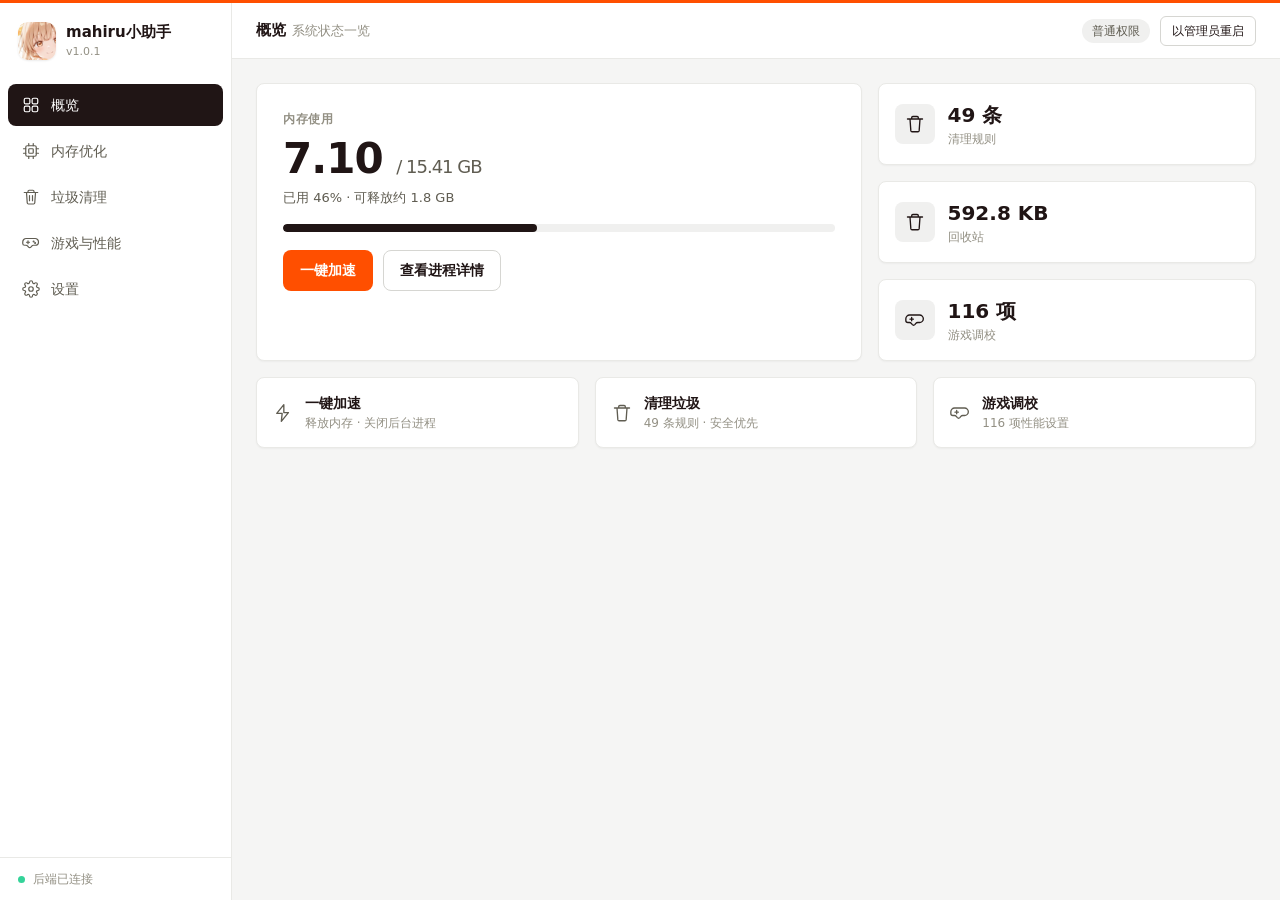
<file: design/preview-layout2.html>
<!DOCTYPE html>
<html lang="zh-CN">
<head>
<meta charset="UTF-8">
<meta name="viewport" content="width=device-width, initial-scale=1.0">
<title>mahiru小助手 · 界面预览 v2</title>
<style>
  /* ============ 设计令牌 ============ */
  :root {
    /* 背景色：中性浅灰，非暖白、非奶油 */
    --bg: #f5f5f4;
    --card: #ffffff;            /* 纯白卡片 */
    --card-soft: #f0f0ef;       /* 中性灰，用于 hover/轨道 */
    --ink: #201515;             /* 咖啡墨，保持 */
    --body: #605d52;
    --body-mid: #939084;
    --mute: #c5c0b1;
    --border: #e9e9e6;          /* 中性发丝线 */
    --border-strong: #d6d6d2;
    --primary: #ff4f00;         /* 强调橙，保持 */
    --primary-ink: #e14600;
    --on-primary: #fffefb;
    --r: 8px;
    --shadow: 0 1px 2px rgba(0,0,0,.04);
    --ease: cubic-bezier(0.2, 0.8, 0.2, 1);
    --nav-item-h: 42px;
    --nav-gap: 4px;
    --nav-pad: 8px;
    --sidebar-w: 232px;
    --topbar-h: 56px;
  }

  * { box-sizing: border-box; margin: 0; padding: 0; }

  html, body { height: 100%; }

  body {
    font-family: "Inter", "Noto Sans SC", "Segoe UI", "Microsoft YaHei UI", system-ui, sans-serif;
    font-size: 14px;
    line-height: 1.5;
    color: var(--ink);
    background: var(--bg);
    -webkit-font-smoothing: antialiased;
    overflow: hidden;
  }

  button { font: inherit; color: inherit; background: none; border: none; cursor: pointer; }
  svg { display: block; }

  /* ============ 顶部状态线（签名元素 1） ============ */
  .status-line {
    position: fixed; top: 0; left: 0; right: 0; height: 3px;
    background: var(--primary); z-index: 200;
  }

  /* ============ 布局骨架 ============ */
  .app { display: flex; height: 100vh; padding-top: 3px; }

  /* ---- 侧栏 ---- */
  .sidebar {
    width: var(--sidebar-w);
    flex: none;
    display: flex;
    flex-direction: column;
    background: var(--card);
    border-right: 1px solid var(--border);
  }

  .brand {
    display: flex;
    align-items: center;
    gap: 10px;
    padding: 18px 18px 16px;
  }
  /* 圆角图标（Windows 11 风格圆角矩形） */
  .brand-mark {
    width: 38px; height: 38px;
    border-radius: 10px;
    overflow: hidden;
    flex: none;
    box-shadow: 0 1px 2px rgba(0,0,0,.08);
  }
  .brand-name { font-weight: 600; font-size: 15px; }
  .brand-sub { font-size: 11px; color: var(--body-mid); }

  .nav {
    position: relative;
    flex: 1;
    padding: var(--nav-pad);
    display: flex;
    flex-direction: column;
    gap: var(--nav-gap);
  }
  .nav-indicator {
    position: absolute;
    left: var(--nav-pad);
    right: var(--nav-pad);
    top: var(--nav-pad);
    height: var(--nav-item-h);
    border-radius: var(--r);
    background: var(--ink);
    transition: transform 260ms var(--ease);
    will-change: transform;
    pointer-events: none;
  }
  .nav-item {
    position: relative;
    z-index: 1;
    height: var(--nav-item-h);
    display: flex;
    align-items: center;
    gap: 11px;
    padding: 0 14px;
    border-radius: var(--r);
    color: var(--body);
    font-weight: 500;
    transition: color 160ms var(--ease), background 120ms var(--ease), transform 120ms var(--ease);
  }
  .nav-item svg { width: 18px; height: 18px; flex: none; }
  .nav-item:hover:not(.active) { background: var(--card-soft); }
  .nav-item.active { color: #fff; }
  .nav-item:active { transform: scale(.98); }

  .sidebar-foot {
    padding: 12px 18px;
    border-top: 1px solid var(--border);
    font-size: 12px;
    color: var(--body-mid);
    display: flex;
    align-items: center;
    gap: 8px;
  }
  .dot { width: 7px; height: 7px; border-radius: 50%; background: #34D399; flex: none; }

  /* ---- 主区 ---- */
  .main { flex: 1; min-width: 0; display: flex; flex-direction: column; }

  .topbar {
    height: var(--topbar-h);
    flex: none;
    display: flex;
    align-items: center;
    justify-content: space-between;
    padding: 0 24px;
    background: var(--card);
    border-bottom: 1px solid var(--border);
  }
  .crumb { font-size: 15px; font-weight: 600; }
  .crumb small { color: var(--body-mid); font-weight: 400; margin-left: 6px; }
  .topbar-right { display: flex; align-items: center; gap: 10px; }

  .badge {
    display: inline-flex; align-items: center; gap: 6px;
    padding: 3px 10px;
    border-radius: 999px;
    background: var(--card-soft);
    color: var(--body);
    font-size: 12px; font-weight: 500;
  }

  .content { flex: 1; overflow-y: auto; padding: 24px; }

  /* ---- 卡片内的操作行（垃圾页「扫描/清理」等） ---- */
  .actionbar {
    display: flex; align-items: center; gap: 12px;
    margin-top: 16px; padding-top: 16px;
    border-top: 1px solid var(--border);
  }

  /* ---- 底部全局操作条（只在内存页出现） ---- */
  .actionbar-global {
    flex: none;
    display: flex;
    align-items: center;
    gap: 12px;
    padding: 12px 24px;
    background: var(--card);
    border-top: 1px solid var(--border);
  }
  .actionbar-global .spacer { flex: 1; }
  .actionbar-global .sel { font-size: 13px; color: var(--body); }
  .actionbar-global button:disabled { opacity: .4; cursor: not-allowed; }

  /* ---- 页面切换 ---- */
  .page { display: none; }
  .page.active { display: block; animation: pageIn 160ms var(--ease); }
  .page.leaving { opacity: 0; transition: opacity 120ms var(--ease); animation: none; }
  @keyframes pageIn {
    from { opacity: 0; transform: translateY(4px); }
    to   { opacity: 1; transform: translateY(0); }
  }

  /* ============ 通用组件 ============ */
  .card {
    background: var(--card);
    border: 1px solid var(--border);
    border-radius: var(--r);
    box-shadow: var(--shadow);
    padding: 20px;
  }
  .card-head { display: flex; align-items: center; justify-content: space-between; margin-bottom: 14px; }
  .card-title { font-size: 15px; font-weight: 600; }
  .card-sub { font-size: 12px; color: var(--body-mid); }

  .eyebrow {
    font-size: 12px; font-weight: 600;
    letter-spacing: .5px;
    text-transform: uppercase;
    color: var(--body-mid);
    margin-bottom: 8px;
  }

  .btn {
    display: inline-flex; align-items: center; justify-content: center; gap: 7px;
    padding: 9px 16px;
    border-radius: var(--r);
    font-weight: 600; font-size: 14px;
    border: 1px solid transparent;
    transition: transform 120ms var(--ease), background 160ms var(--ease), color 160ms var(--ease), border-color 160ms var(--ease);
  }
  .btn:active { transform: scale(.98); }
  .btn-primary { background: var(--primary); color: var(--on-primary); }
  .btn-primary:hover { background: var(--primary-ink); }
  .btn-ghost { background: var(--card); color: var(--ink); border-color: var(--border-strong); }
  .btn-ghost:hover { background: var(--card-soft); }
  .btn-sm { padding: 5px 11px; font-size: 12px; font-weight: 500; border-radius: 6px; }

  .bar { height: 8px; border-radius: 999px; background: var(--card-soft); overflow: hidden; }
  .bar > i { display: block; height: 100%; background: var(--ink); border-radius: 999px; transition: width 600ms var(--ease); }

  /* ---- 开关 ---- */
  .switch { position: relative; display: inline-block; width: 46px; height: 26px; flex: none; vertical-align: middle; }
  .switch input { position: absolute; inset: 0; opacity: 0; margin: 0; cursor: pointer; z-index: 2; }
  .switch .track {
    position: absolute; inset: 0;
    border-radius: 999px;
    background: rgba(26,26,26,.12);
    transition: background 200ms var(--ease);
  }
  .switch .thumb {
    position: absolute; top: 3px; left: 3px;
    width: 20px; height: 20px; border-radius: 50%;
    background: #fff;
    box-shadow: 0 1px 3px rgba(0,0,0,.22);
    transition: transform 280ms var(--ease);
  }
  .switch input:checked + .track { background: var(--ink); }
  .switch input:checked + .track .thumb { transform: translateX(20px); }
  .switch input:active + .track .thumb { transform: scale(.94); }

  /* ---- 选择框 ---- */
  .select {
    appearance: none;
    padding: 6px 30px 6px 11px;
    border-radius: 6px;
    border: 1px solid var(--border-strong);
    background: var(--card);
    font: inherit; font-size: 13px; color: var(--ink);
    cursor: pointer;
    background-image: url("data:image/svg+xml,%3Csvg xmlns='http://www.w3.org/2000/svg' width='10' height='6' viewBox='0 0 10 6'%3E%3Cpath d='M1 1l4 4 4-4' stroke='%23939084' stroke-width='1.5' fill='none' stroke-linecap='round' stroke-linejoin='round'/%3E%3C/svg%3E");
    background-repeat: no-repeat;
    background-position: right 10px center;
  }

  /* ============ 概览页 ============ */
  .ov-grid { display: grid; grid-template-columns: 1.6fr 1fr; gap: 16px; }

  .hero { padding: 26px; }
  .hero-num {
    font-size: 42px; font-weight: 700; letter-spacing: -1px; line-height: 1.1;
    font-variant-numeric: tabular-nums;   /* 数字等宽（签名元素 2） */
  }
  .hero-num small { font-size: 18px; font-weight: 500; color: var(--body); }
  .hero-meta { color: var(--body); font-size: 13px; margin: 6px 0 16px; }
  .hero-actions { display: flex; gap: 10px; margin-top: 18px; }

  .stat-stack { display: flex; flex-direction: column; gap: 16px; }
  .stat {
    display: flex; align-items: center; gap: 13px;
    padding: 16px;
    background: var(--card);
    border: 1px solid var(--border);
    border-radius: var(--r);
    box-shadow: var(--shadow);
  }
  .stat-ico {
    width: 40px; height: 40px; border-radius: var(--r);
    background: var(--card-soft);
    display: grid; place-items: center; flex: none;
    color: var(--ink);
  }
  .stat-ico svg { width: 20px; height: 20px; }
  .stat-val { font-size: 20px; font-weight: 700; font-variant-numeric: tabular-nums; }
  .stat-lbl { font-size: 12px; color: var(--body-mid); }

  .quick-row { display: grid; grid-template-columns: repeat(3, 1fr); gap: 16px; margin-top: 16px; }
  .quick {
    display: flex; align-items: center; gap: 12px;
    padding: 15px 16px;
    border: 1px solid var(--border);
    border-radius: var(--r);
    background: var(--card);
    box-shadow: var(--shadow);
    transition: transform 120ms var(--ease), border-color 160ms var(--ease);
    text-align: left;
  }
  .quick:hover { border-color: var(--border-strong); }
  .quick:active { transform: scale(.98); }
  .quick svg { width: 20px; height: 20px; color: var(--body); flex: none; }
  .quick-name { font-weight: 600; font-size: 14px; }
  .quick-sub { font-size: 12px; color: var(--body-mid); }

  /* ============ 内存页 ============ */
  .mem-top { display: grid; grid-template-columns: 1fr 1fr; gap: 16px; }

  .opt-list { display: flex; flex-direction: column; }
  .opt {
    display: flex; align-items: center; gap: 12px;
    padding: 12px 2px;
    border-bottom: 1px solid var(--border);
  }
  .opt:last-child { border-bottom: none; }
  .opt-main { flex: 1; min-width: 0; }
  .opt-name { font-weight: 500; }
  .opt-sub { font-size: 12px; color: var(--body-mid); }

  .prio-row { display: flex; align-items: center; gap: 10px; flex-wrap: wrap; }
  .chip {
    display: inline-flex; align-items: center; gap: 6px;
    padding: 4px 10px; border-radius: 999px;
    background: var(--card-soft); font-size: 12px; color: var(--body);
  }
  .chip b { color: var(--ink); font-weight: 600; }
  .chip-x { color: var(--body-mid); font-weight: 700; padding: 0 2px; }
  .chip-x:hover { color: var(--ink); }

  .table { width: 100%; border-collapse: collapse; }
  .table th {
    text-align: left; font-size: 12px; font-weight: 600; color: var(--body-mid);
    padding: 8px 12px; border-bottom: 1px solid var(--border);
  }
  .table td { padding: 9px 12px; border-bottom: 1px solid var(--border); font-size: 13px; }
  .table tr:last-child td { border-bottom: none; }
  .proc-name { font-weight: 500; }
  .proc-tag { font-size: 12px; color: var(--body-mid); margin-left: 8px; }

  /* ============ 垃圾清理页 ============ */
  .toolbar { display: flex; align-items: center; gap: 8px; margin-bottom: 12px; }
  .seg { display: inline-flex; background: var(--card-soft); border-radius: 8px; padding: 3px; }
  .seg button {
    padding: 5px 12px; border-radius: 6px; font-size: 12.5px; font-weight: 500;
    color: var(--body); transition: background 140ms var(--ease), color 140ms var(--ease), transform 120ms var(--ease);
  }
  .seg button:hover { color: var(--ink); }
  .seg button:active { transform: scale(.97); }
  .seg button.on { background: var(--card); color: var(--ink); box-shadow: var(--shadow); }

  .jrow {
    display: flex; align-items: center; gap: 12px;
    padding: 11px 12px; border-bottom: 1px solid var(--border);
    transition: background 120ms var(--ease);
  }
  .jrow:last-child { border-bottom: none; }
  .jrow:hover { background: var(--card-soft); }
  .jrow-main { flex: 1; min-width: 0; }
  .jrow-name { font-weight: 500; font-size: 13.5px; }
  .jrow-meta { font-size: 12px; color: var(--body-mid); }
  .lv { flex: none; font-size: 12px; font-weight: 600; padding: 2px 9px; border-radius: 999px; }
  .lv-safe { background: var(--card-soft); color: var(--body); }
  .lv-caution { background: var(--card-soft); color: var(--body); border: 1px solid var(--border-strong); }
  .lv-risky { background: var(--card); color: var(--ink); border: 1px solid var(--ink); }
  .lv-locked { background: var(--card-soft); color: var(--body-mid); }

  .checkbox {
    appearance: none; width: 16px; height: 16px; flex: none;
    border: 1.5px solid var(--border-strong); border-radius: 4px;
    background: var(--card); cursor: pointer;
    display: grid; place-items: center;
    transition: background 140ms var(--ease), border-color 140ms var(--ease), transform 120ms var(--ease);
  }
  .checkbox:active { transform: scale(.92); }
  .checkbox:checked { background: var(--ink); border-color: var(--ink); }
  .checkbox:checked::after {
    content: ""; width: 8px; height: 4px;
    border: 2px solid #fff; border-top: none; border-right: none;
    transform: rotate(-45deg) translateY(-1px);
  }

  /* ============ 游戏与性能页 ============ */
  .tune-tabs { display: flex; flex-wrap: wrap; gap: 6px; margin-bottom: 16px; }
  .tune-tab {
    padding: 6px 13px; border-radius: 999px;
    font-size: 12.5px; font-weight: 500; color: var(--body);
    border: 1px solid var(--border-strong);
    background: var(--card);
    transition: background 140ms var(--ease), color 140ms var(--ease), border-color 140ms var(--ease), transform 120ms var(--ease);
  }
  .tune-tab:hover { border-color: var(--body-mid); }
  .tune-tab:active { transform: scale(.96); }
  .tune-tab.on { background: var(--ink); border-color: var(--ink); color: #fff; }

  .tune-row {
    display: flex; align-items: center; gap: 14px;
    padding: 12px 4px; border-bottom: 1px solid var(--border);
  }
  .tune-row:last-child { border-bottom: none; }
  .tune-main { flex: 1; min-width: 0; }
  .tune-name { font-weight: 500; font-size: 13.5px; }
  .tune-desc { font-size: 12px; color: var(--body-mid); margin-top: 1px; }
  .tune-acts { display: flex; gap: 6px; flex: none; }

  /* ============ 设置页 ============ */
  .empty-state {
    display: flex; flex-direction: column; align-items: center; justify-content: center;
    text-align: center; padding: 80px 20px;
  }
  .empty-state svg { width: 40px; height: 40px; color: var(--body-mid); margin-bottom: 14px; }
  .empty-state .t1 { font-weight: 600; font-size: 16px; margin-bottom: 4px; }
  .empty-state .t2 { color: var(--body-mid); font-size: 13px; }

  /* ============ toast ============ */
  .toast-wrap { position: fixed; bottom: 24px; left: 50%; transform: translateX(-50%); z-index: 100; display: flex; flex-direction: column; gap: 8px; align-items: center; }
  .toast {
    background: var(--ink); color: #fff;
    padding: 9px 16px; border-radius: 8px;
    font-size: 13px; font-weight: 500;
    box-shadow: 0 4px 12px rgba(0,0,0,.12);
    opacity: 0; transform: translateY(8px);
    transition: opacity 200ms var(--ease), transform 200ms var(--ease);
  }
  .toast.show { opacity: 1; transform: translateY(0); }

  /* ============ 减少动效 ============ */
  @media (prefers-reduced-motion: reduce) {
    *, *::before, *::after {
      animation-duration: 0.001ms !important;
      transition-duration: 0.001ms !important;
    }
  }
</style>
</head>
<body>
<div class="status-line"></div>

<div class="app">

  <!-- ============ 侧栏 ============ -->
  <aside class="sidebar">
    <div class="brand">
      <div class="brand-mark">
        <!-- 与桌面图标同源：应用立绘（design/icon-source.png） -->
        <img src="../web/assets/brand-mark.png" alt="mahiru"
             style="width:100%;height:100%;border-radius:9px;object-fit:cover">
      </div>
      <div>
        <div class="brand-name">mahiru小助手</div>
        <div class="brand-sub">v1.0.1</div>
      </div>
    </div>

    <nav class="nav" id="nav">
      <div class="nav-indicator" id="navIndicator"></div>
      <button class="nav-item active" data-page="overview">
        <svg viewBox="0 0 24 24" fill="none" stroke="currentColor" stroke-width="1.6" stroke-linecap="round" stroke-linejoin="round"><rect x="3" y="3" width="7.5" height="7.5" rx="2"/><rect x="13.5" y="3" width="7.5" height="7.5" rx="2"/><rect x="3" y="13.5" width="7.5" height="7.5" rx="2"/><rect x="13.5" y="13.5" width="7.5" height="7.5" rx="2"/></svg>
        <span>概览</span>
      </button>
      <button class="nav-item" data-page="memory">
        <svg viewBox="0 0 24 24" fill="none" stroke="currentColor" stroke-width="1.6" stroke-linecap="round" stroke-linejoin="round"><rect x="5" y="5" width="14" height="14" rx="2"/><rect x="9" y="9" width="6" height="6" rx="1"/><path d="M9 2v3M15 2v3M9 19v3M15 19v3M2 9h3M2 15h3M19 9h3M19 15h3"/></svg>
        <span>内存优化</span>
      </button>
      <button class="nav-item" data-page="junk">
        <svg viewBox="0 0 24 24" fill="none" stroke="currentColor" stroke-width="1.6" stroke-linecap="round" stroke-linejoin="round"><path d="M3 6h18M8 6V4.5A1.5 1.5 0 0 1 9.5 3h5A1.5 1.5 0 0 1 16 4.5V6M6 6l1 14a1.5 1.5 0 0 0 1.5 1.3h7A1.5 1.5 0 0 0 17 20l1-14"/><path d="M10 10v7M14 10v7"/></svg>
        <span>垃圾清理</span>
      </button>
      <button class="nav-item" data-page="gaming">
        <svg viewBox="0 0 24 24" fill="none" stroke="currentColor" stroke-width="1.6" stroke-linecap="round" stroke-linejoin="round"><path d="M6 11h4M8 9v4"/><circle cx="15.5" cy="10" r=".6" fill="currentColor"/><circle cx="17.5" cy="12" r=".6" fill="currentColor"/><path d="M6.5 6h11a4.5 4.5 0 0 1 4.5 4.5v0A4.5 4.5 0 0 1 17.5 15h-2.2a3 3 0 0 0-2.3 1.1l-1.2 1.5a2 2 0 0 1-3 0l-1.2-1.5A3 3 0 0 0 5.3 15H3.5A2.5 2.5 0 0 1 1 12.5v-2A4.5 4.5 0 0 1 5.5 6h1z"/></svg>
        <span>游戏与性能</span>
      </button>
      <button class="nav-item" data-page="settings">
        <svg viewBox="0 0 24 24" fill="none" stroke="currentColor" stroke-width="1.6" stroke-linecap="round" stroke-linejoin="round"><circle cx="12" cy="12" r="3"/><path d="M19.4 15a1.7 1.7 0 0 0 .34 1.87l.06.06a2 2 0 1 1-2.83 2.83l-.06-.06a1.7 1.7 0 0 0-1.87-.34 1.7 1.7 0 0 0-1 1.55V21a2 2 0 1 1-4 0v-.09a1.7 1.7 0 0 0-1-1.55 1.7 1.7 0 0 0-1.87.34l-.06.06a2 2 0 1 1-2.83-2.83l.06-.06a1.7 1.7 0 0 0 .34-1.87 1.7 1.7 0 0 0-1.55-1H3a2 2 0 1 1 0-4h.09a1.7 1.7 0 0 0 1.55-1 1.7 1.7 0 0 0-.34-1.87l-.06-.06a2 2 0 1 1 2.83-2.83l.06.06a1.7 1.7 0 0 0 1.87.34h.09a1.7 1.7 0 0 0 1-1.55V3a2 2 0 1 1 4 0v.09a1.7 1.7 0 0 0 1 1.55 1.7 1.7 0 0 0 1.87-.34l.06-.06a2 2 0 1 1 2.83 2.83l-.06.06a1.7 1.7 0 0 0-.34 1.87v.09a1.7 1.7 0 0 0 1.55 1H21a2 2 0 1 1 0 4h-.09a1.7 1.7 0 0 0-1.55 1z"/></svg>
        <span>设置</span>
      </button>
    </nav>

    <div class="sidebar-foot">
      <span class="dot"></span> 后端已连接
    </div>
  </aside>

  <!-- ============ 主区 ============ -->
  <div class="main">
    <header class="topbar">
      <div class="crumb" id="crumb">概览<small id="crumbSub">系统状态一览</small></div>
      <div class="topbar-right">
        <span class="badge">普通权限</span>
        <button class="btn btn-ghost btn-sm" id="relaunchBtn">以管理员重启</button>
      </div>
    </header>

    <div class="content" id="content">

      <!-- ============ 概览 ============ -->
      <section class="page active" id="page-overview">
        <div class="ov-grid">
          <div class="card hero">
            <div class="eyebrow">内存使用</div>
            <div class="hero-num">7.10 <small>/ 15.41 GB</small></div>
            <div class="hero-meta">已用 46% · 可释放约 1.8 GB</div>
            <div class="bar"><i style="width:46%"></i></div>
            <div class="hero-actions">
              <button class="btn btn-primary" id="heroBoost">一键加速</button>
              <button class="btn btn-ghost" data-goto="memory">查看进程详情</button>
            </div>
          </div>
          <div class="stat-stack">
            <div class="stat">
              <div class="stat-ico"><svg viewBox="0 0 24 24" fill="none" stroke="currentColor" stroke-width="1.6" stroke-linecap="round" stroke-linejoin="round"><path d="M3 6h18M8 6V4.5A1.5 1.5 0 0 1 9.5 3h5A1.5 1.5 0 0 1 16 4.5V6M6 6l1 14a1.5 1.5 0 0 0 1.5 1.3h7A1.5 1.5 0 0 0 17 20l1-14"/></svg></div>
              <div><div class="stat-val">49 条</div><div class="stat-lbl">清理规则</div></div>
            </div>
            <div class="stat">
              <div class="stat-ico"><svg viewBox="0 0 24 24" fill="none" stroke="currentColor" stroke-width="1.6" stroke-linecap="round" stroke-linejoin="round"><path d="M3 6h18M8 6V4.5A1.5 1.5 0 0 1 9.5 3h5A1.5 1.5 0 0 1 16 4.5V6M6 6l1 14a1.5 1.5 0 0 0 1.5 1.3h7A1.5 1.5 0 0 0 17 20l1-14"/></svg></div>
              <div><div class="stat-val">592.8 KB</div><div class="stat-lbl">回收站</div></div>
            </div>
            <div class="stat">
              <div class="stat-ico"><svg viewBox="0 0 24 24" fill="none" stroke="currentColor" stroke-width="1.6" stroke-linecap="round" stroke-linejoin="round"><path d="M6 11h4M8 9v4"/><path d="M6.5 6h11a4.5 4.5 0 0 1 4.5 4.5v0A4.5 4.5 0 0 1 17.5 15h-2.2a3 3 0 0 0-2.3 1.1l-1.2 1.5a2 2 0 0 1-3 0l-1.2-1.5A3 3 0 0 0 5.3 15H3.5A2.5 2.5 0 0 1 1 12.5v-2A4.5 4.5 0 0 1 5.5 6h1z"/></svg></div>
              <div><div class="stat-val">116 项</div><div class="stat-lbl">游戏调校</div></div>
            </div>
          </div>
        </div>

        <div class="quick-row">
          <button class="quick" data-goto="memory">
            <svg viewBox="0 0 24 24" fill="none" stroke="currentColor" stroke-width="1.6" stroke-linecap="round" stroke-linejoin="round"><path d="M13 2 4.5 12.5H11L10 22l8.5-10.5H13z"/></svg>
            <div><div class="quick-name">一键加速</div><div class="quick-sub">释放内存 · 关闭后台进程</div></div>
          </button>
          <button class="quick" data-goto="junk">
            <svg viewBox="0 0 24 24" fill="none" stroke="currentColor" stroke-width="1.6" stroke-linecap="round" stroke-linejoin="round"><path d="M3 6h18M8 6V4.5A1.5 1.5 0 0 1 9.5 3h5A1.5 1.5 0 0 1 16 4.5V6M6 6l1 14a1.5 1.5 0 0 0 1.5 1.3h7A1.5 1.5 0 0 0 17 20l1-14"/></svg>
            <div><div class="quick-name">清理垃圾</div><div class="quick-sub">49 条规则 · 安全优先</div></div>
          </button>
          <button class="quick" data-goto="gaming">
            <svg viewBox="0 0 24 24" fill="none" stroke="currentColor" stroke-width="1.6" stroke-linecap="round" stroke-linejoin="round"><path d="M6 11h4M8 9v4"/><path d="M6.5 6h11a4.5 4.5 0 0 1 4.5 4.5v0A4.5 4.5 0 0 1 17.5 15h-2.2a3 3 0 0 0-2.3 1.1l-1.2 1.5a2 2 0 0 1-3 0l-1.2-1.5A3 3 0 0 0 5.3 15H3.5A2.5 2.5 0 0 1 1 12.5v-2A4.5 4.5 0 0 1 5.5 6h1z"/></svg>
            <div><div class="quick-name">游戏调校</div><div class="quick-sub">116 项性能设置</div></div>
          </button>
        </div>
      </section>

      <!-- ============ 内存优化 ============ -->
      <section class="page" id="page-memory">
        <div class="mem-top">
          <div class="card">
            <div class="card-head">
              <div class="card-title">一键加速</div>
              <span class="badge">可释放约 1.8 GB</span>
            </div>
            <div class="opt-list" id="memOpts">
              <label class="opt"><div class="opt-main"><div class="opt-name">关闭安全级后台应用</div><div class="opt-sub">不影响系统稳定</div></div><span class="switch"><input type="checkbox" checked><span class="track"><span class="thumb"></span></span></span></label>
              <label class="opt"><div class="opt-main"><div class="opt-name">清理进程工作集</div><div class="opt-sub">回收空闲内存，不结束进程</div></div><span class="switch"><input type="checkbox" checked><span class="track"><span class="thumb"></span></span></span></label>
              <label class="opt"><div class="opt-main"><div class="opt-name">关闭可选级后台应用</div><div class="opt-sub">如音乐、网盘等</div></div><span class="switch"><input type="checkbox"><span class="track"><span class="thumb"></span></span></span></label>
              <label class="opt"><div class="opt-main"><div class="opt-name">关闭 Xbox 后台录制</div><div class="opt-sub">减少游戏时后台开销</div></div><span class="switch"><input type="checkbox"><span class="track"><span class="thumb"></span></span></span></label>
              <label class="opt"><div class="opt-main"><div class="opt-name">切换到高性能电源计划</div><div class="opt-sub">减少 CPU 降频</div></div><span class="switch"><input type="checkbox"><span class="track"><span class="thumb"></span></span></span></label>
            </div>
            <div class="actionbar">
              <button class="btn btn-primary" id="memBoost">一键加速</button>
              <button class="btn btn-ghost" id="memRevert">还原系统改动</button>
            </div>
          </div>

          <div class="card">
            <div class="card-head">
              <div class="card-title">游戏优先级</div>
              <span class="card-sub" id="prioCount">9 个有窗口的程序</span>
            </div>
            <div class="prio-row" style="margin-bottom:12px">
              <select class="select" id="prioTarget">
                <option>WeChatAppEx.exe</option>
                <option>Discord.exe</option>
                <option>Steam.exe</option>
                <option>WeGame.exe</option>
              </select>
              <select class="select" id="prioLevel">
                <option>高</option>
                <option>高于标准</option>
                <option>标准</option>
                <option>低于标准</option>
                <option>空闲</option>
              </select>
              <button class="btn btn-primary btn-sm" id="prioApply">应用</button>
            </div>
            <div style="margin-bottom:12px">
              <label style="display:flex;align-items:center;gap:8px;font-size:13px;color:var(--body)">
                <input type="checkbox" class="checkbox" checked id="prioRemember"> 记住此进程的优先级
              </label>
            </div>
            <div style="margin-bottom:6px;font-size:12px;color:var(--body-mid)">已保存的优先级</div>
            <div style="display:flex;flex-wrap:wrap;gap:8px" id="prioSaved">
              <span class="chip"><b>WeChatAppEx.exe</b> 高 <span class="chip-x" data-forget>×</span></span>
              <span class="chip"><b>Discord.exe</b> 高于标准 <span class="chip-x" data-forget>×</span></span>
            </div>
          </div>
        </div>

        <!-- 深度内存优化：默认折叠，避免误触 -->
        <div class="card" style="margin-top:16px">
          <div class="card-head">
            <div class="card-title">深度内存优化</div>
            <span class="badge" id="deepCount">7 项内核接口</span>
          </div>
          <div class="opt-list" id="deepOpts"></div>
          <div class="actionbar">
            <button class="btn btn-primary" id="deepRun">执行深度优化</button>
            <button class="btn btn-ghost btn-sm" id="deepSafe">只勾免管理员的</button>
            <button class="btn btn-ghost btn-sm" id="deepAll">全选</button>
          </div>
        </div>

        <div class="card" style="margin-top:16px">
          <div class="card-head">
            <div class="card-title">进程列表</div>
            <span class="card-sub">共 8 个进程</span>
          </div>
          <table class="table">
            <thead><tr><th style="width:40px"></th><th>进程</th><th>内存占用</th><th>状态</th></tr></thead>
            <tbody id="procList"></tbody>
          </table>
        </div>
      </section>

      <!-- ============ 垃圾清理 ============ -->
      <section class="page" id="page-junk">
        <div class="card">
          <div class="card-head">
            <div>
              <div class="card-title">清理规则</div>
              <div class="card-sub" id="junkCount">49 条 · 已选 0 条</div>
            </div>
            <div class="seg" id="junkPick">
              <button data-pick="default" class="on">推荐</button>
              <button data-pick="all">全选</button>
              <button data-pick="none">全不选</button>
            </div>
          </div>
          <div id="junkList"></div>
          <div class="actionbar">
            <button class="btn btn-primary" id="junkScan">扫描</button>
            <button class="btn btn-ghost" id="junkClean">清理</button>
            <span class="card-sub" style="margin-left:auto">回收站：592.8 KB</span>
          </div>
        </div>
      </section>

      <!-- ============ 游戏与性能 ============ -->
      <section class="page" id="page-gaming">
        <div class="card">
          <div class="card-head">
            <div>
              <div class="card-title">游戏调校</div>
              <div class="card-sub">116 项性能设置</div>
            </div>
          </div>
          <div class="tune-tabs" id="tuneTabs"></div>
          <div id="tuneList"></div>
        </div>
      </section>

      <!-- ============ 设置 ============ -->
      <section class="page" id="page-settings">
        <div class="card">
          <div class="empty-state">
            <svg viewBox="0 0 24 24" fill="none" stroke="currentColor" stroke-width="1.4" stroke-linecap="round" stroke-linejoin="round"><circle cx="12" cy="12" r="3"/><path d="M19.4 15a1.7 1.7 0 0 0 .34 1.87l.06.06a2 2 0 1 1-2.83 2.83l-.06-.06a1.7 1.7 0 0 0-1.87-.34 1.7 1.7 0 0 0-1 1.55V21a2 2 0 1 1-4 0v-.09a1.7 1.7 0 0 0-1-1.55 1.7 1.7 0 0 0-1.87.34l-.06.06a2 2 0 1 1-2.83-2.83l.06-.06a1.7 1.7 0 0 0 .34-1.87 1.7 1.7 0 0 0-1.55-1H3a2 2 0 1 1 0-4h.09a1.7 1.7 0 0 0 1.55-1 1.7 1.7 0 0 0-.34-1.87l-.06-.06a2 2 0 1 1 2.83-2.83l.06.06a1.7 1.7 0 0 0 1.87.34h.09a1.7 1.7 0 0 0 1-1.55V3a2 2 0 1 1 4 0v.09a1.7 1.7 0 0 0 1 1.55 1.7 1.7 0 0 0 1.87-.34l.06-.06a2 2 0 1 1 2.83 2.83l-.06.06a1.7 1.7 0 0 0-.34 1.87v.09a1.7 1.7 0 0 0 1.55 1H21a2 2 0 1 1 0 4h-.09a1.7 1.7 0 0 0-1.55 1z"/></svg>
            <div class="t1">设置页面正在改版</div>
            <div class="t2">以前的选项之后会回到这里。</div>
          </div>
        </div>
      </section>

    </div>

    <!-- ============ 底部操作条（只在内存页出现，垃圾页用卡片内自己的操作行） ============ -->
    <footer class="actionbar-global" id="actionbar" style="display:none">
      <span class="sel" id="memSel">已选 0 项</span>
      <span class="spacer"></span>
      <button class="btn btn-ghost btn-sm" id="memApply" disabled>整理内存</button>
      <button class="btn btn-ghost btn-sm" id="memClose" disabled>关闭进程</button>
      <button class="btn btn-primary btn-sm" id="actionPrimary">一键加速</button>
    </footer>
  </div>
</div>

<div class="toast-wrap" id="toastWrap"></div>

<script>
(function () {
  "use strict";

  /* ================= 导航 + 页面切换 ================= */
  const navItems = Array.from(document.querySelectorAll(".nav-item"));
  const indicator = document.getElementById("navIndicator");
  const pages = Array.from(document.querySelectorAll(".page"));
  const crumb = document.getElementById("crumb");
  const crumbSub = document.getElementById("crumbSub");
  const STRIDE = 46;

  const META = {
    overview: { title: "概览", sub: "系统状态一览" },
    memory:   { title: "内存优化", sub: "一键释放内存" },
    junk:     { title: "垃圾清理", sub: "49 条清理规则" },
    gaming:   { title: "游戏与性能", sub: "116 项性能调校" },
    settings: { title: "设置", sub: "" },
  };

  let current = "overview";

  function moveIndicator(item) {
    indicator.style.transform = "translateY(" + (navItems.indexOf(item) * STRIDE) + "px)";
  }

  function goTo(pageId) {
    if (pageId === current) return;
    const next = document.getElementById("page-" + pageId);
    const cur = document.getElementById("page-" + current);
    if (!next) return;

    navItems.forEach((n) => n.classList.toggle("active", n.dataset.page === pageId));
    moveIndicator(navItems.find((n) => n.dataset.page === pageId));
    crumb.textContent = META[pageId].title;
    crumbSub.textContent = META[pageId].sub;

    /* 底部操作条只在内存页出现（垃圾页用卡片内自己的操作行） */
    const ab = document.getElementById("actionbar");
    ab.style.display = (pageId === "memory") ? "" : "none";

    cur.classList.add("leaving");
    setTimeout(() => {
      cur.classList.remove("active", "leaving");
      next.classList.add("active");
      current = pageId;
    }, 120);
  }

  navItems.forEach((item) => item.addEventListener("click", () => goTo(item.dataset.page)));
  document.querySelectorAll("[data-goto]").forEach((el) => el.addEventListener("click", () => goTo(el.dataset.goto)));
  moveIndicator(navItems[0]);

  /* ================= Toast ================= */
  const toastWrap = document.getElementById("toastWrap");
  function toast(msg) {
    const t = document.createElement("div");
    t.className = "toast";
    t.textContent = msg;
    toastWrap.appendChild(t);
    requestAnimationFrame(() => requestAnimationFrame(() => t.classList.add("show")));
    setTimeout(() => {
      t.classList.remove("show");
      setTimeout(() => t.remove(), 220);
    }, 1600);
  }

  /* ================= 深度内存优化 ================= */
  const DEEP_OPS = [
    { key: "empty_working_sets", name: "清空所有进程工作集", desc: "回收全部进程空闲内存", admin: true, on: true },
    { key: "purge_standby", name: "清空待机内存列表", desc: "释放被系统缓存的页面", admin: true, on: true },
    { key: "combine_memory", name: "合并内存页面", desc: "压缩可合并的重复页面", admin: false, on: false },
    { key: "flush_registry", name: "刷新注册表缓存", desc: "回收注册表内存副本", admin: false, on: true },
    { key: "trim_system_cache", name: "整理系统缓存", desc: "回收系统文件缓存", admin: true, on: true },
    { key: "empty_dns_cache", name: "清空 DNS 缓存", desc: "释放域名解析缓存", admin: false, on: true },
    { key: "empty_icon_cache", name: "重建图标缓存", desc: "清理并重建图标缓存", admin: false, on: true },
  ];
  const deepOptsEl = document.getElementById("deepOpts");
  function renderDeep() {
    deepOptsEl.innerHTML = DEEP_OPS.map((o) =>
      '<label class="opt"><div class="opt-main"><div class="opt-name">' + o.name +
        (o.admin ? ' <span class="chip" style="font-size:10px">需管理员</span>' : "") +
        '</div><div class="opt-sub">' + o.desc + '</div></div>' +
        '<span class="switch"><input type="checkbox" data-deep="' + o.key + '" ' + (o.on ? "checked" : "") + '><span class="track"><span class="thumb"></span></span></span></label>'
    ).join("");
  }
  renderDeep();
  deepOptsEl.addEventListener("change", (e) => {
    if (e.target.matches("[data-deep]")) {
      DEEP_OPS.find((o) => o.key === e.target.dataset.deep).on = e.target.checked;
    }
  });
  document.getElementById("deepRun").addEventListener("click", () => toast("深度优化完成：释放 1.8 GB"));
  document.getElementById("deepSafe").addEventListener("click", () => {
    DEEP_OPS.forEach((o) => { if (!o.admin) o.on = true; });
    renderDeep(); toast("已勾选免管理员的项");
  });
  document.getElementById("deepAll").addEventListener("click", () => {
    DEEP_OPS.forEach((o) => o.on = true);
    renderDeep(); toast("已全选");
  });

  /* ================= 进程列表 ================= */
  const PROCS = [
    { name: "WeChatAppEx.exe", mem: "137.4 MB", tag: "可关闭" },
    { name: "chrome.exe", mem: "892.3 MB", tag: "可整理", count: "×12" },
    { name: "Discord.exe", mem: "214.6 MB", tag: "可关闭" },
    { name: "Steam.exe", mem: "156.2 MB", tag: "可关闭" },
    { name: "OneDrive.exe", mem: "62.1 MB", tag: "可关闭" },
    { name: "WeGame.exe", mem: "88.7 MB", tag: "可关闭" },
    { name: "explorer.exe", mem: "45.8 MB", tag: "受保护" },
    { name: "dwm.exe", mem: "38.2 MB", tag: "受保护" },
  ];
  document.getElementById("procList").innerHTML = PROCS.map((p) =>
    '<tr><td><input type="checkbox" class="checkbox" data-proc="' + p.name + '" ' + (p.tag !== "受保护" ? "checked" : "disabled") + '></td>' +
    '<td><span class="proc-name">' + p.name + '</span>' + (p.count ? '<span class="proc-tag">' + p.count + '</span>' : "") + '</td>' +
    '<td style="font-variant-numeric:tabular-nums">' + p.mem + '</td>' +
    '<td><span class="lv ' + (p.tag === "受保护" ? "lv-locked" : "lv-safe") + '">' + p.tag + '</span></td></tr>'
  ).join("");

  /* ---- 进程列表选中 → 底部操作条联动 ---- */
  const memSel = document.getElementById("memSel");
  const memApply = document.getElementById("memApply");
  const memClose = document.getElementById("memClose");
  function syncProcSel() {
    const n = procList.querySelectorAll(".checkbox:checked").length;
    memSel.textContent = "已选 " + n + " 项";
    memApply.disabled = n === 0;
    memClose.disabled = n === 0;
  }
  procList.addEventListener("change", (e) => {
    if (e.target.classList.contains("checkbox")) syncProcSel();
  });
  syncProcSel();
  memApply.addEventListener("click", () => toast("已整理所选进程：释放 137 MB"));
  memClose.addEventListener("click", () => toast("已关闭 6 个后台进程"));

  /* ================= 垃圾规则 ================= */
  const RULES = [
    { name: "系统临时文件", meta: "临时目录", lv: "safe", on: true },
    { name: "缩略图缓存", meta: "资源管理器缩略图", lv: "safe", on: true },
    { name: "字体缓存", meta: "字体缓存目录", lv: "safe", on: true },
    { name: "剪贴板缓存", meta: "剪贴板历史", lv: "safe", on: true },
    { name: "着色器缓存", meta: "游戏着色器", lv: "safe", on: true },
    { name: "浏览器缓存", meta: "Chrome / Edge", lv: "caution", on: true },
    { name: "Windows 更新缓存", meta: "更新下载残留", lv: "caution", on: true },
    { name: "传递优化缓存", meta: "系统下载缓存", lv: "caution", on: true },
    { name: "日志文件", meta: "系统日志", lv: "caution", on: true },
    { name: "安装程序临时文件", meta: "安装残留", lv: "caution", on: true },
    { name: "系统缓存", meta: "预取缓存", lv: "risky", on: false },
    { name: "应用缓存", meta: "网页缓存", lv: "risky", on: false },
    { name: "旧版 Windows 安装", meta: "系统托管", lv: "locked", on: false },
  ];
  const LV_MAP = { safe: "lv-safe", caution: "lv-caution", risky: "lv-risky", locked: "lv-locked" };
  const LV_TXT = { safe: "安全", caution: "谨慎", risky: "风险", locked: "系统托管" };
  const junkList = document.getElementById("junkList");
  const junkCount = document.getElementById("junkCount");

  function renderJunk() {
    junkList.innerHTML = RULES.map((r, i) => {
      const locked = r.lv === "locked";
      return (
        '<label class="jrow">' +
          '<input type="checkbox" class="checkbox" data-i="' + i + '" ' + (r.on && !locked ? "checked" : "") + (locked ? "disabled" : "") + '>' +
          '<div class="jrow-main"><div class="jrow-name">' + r.name + '</div>' +
          '<div class="jrow-meta">' + r.meta + '</div></div>' +
          '<span class="lv ' + LV_MAP[r.lv] + '">' + LV_TXT[r.lv] + '</span>' +
        '</label>'
      );
    }).join("");
    syncJunkCount();
  }
  function syncJunkCount() {
    junkCount.textContent = "49 条 · 已选 " + junkList.querySelectorAll(".checkbox:checked").length + " 条";
  }
  junkList.addEventListener("change", (e) => {
    if (e.target.classList.contains("checkbox")) { RULES[+e.target.dataset.i].on = e.target.checked; syncJunkCount(); }
  });
  document.getElementById("junkPick").addEventListener("click", (e) => {
    const btn = e.target.closest("button");
    if (!btn) return;
    document.querySelectorAll("#junkPick button").forEach((b) => b.classList.toggle("on", b === btn));
    const pick = btn.dataset.pick;
    RULES.forEach((r, i) => { if (r.lv === "locked") { r.on = false; return; } r.on = pick === "all" ? true : pick === "none" ? false : (r.lv !== "risky"); });
    renderJunk();
  });
  renderJunk();

  /* ================= 游戏调校 ================= */
  const TUNES = [
    { g: "处理器", n: "游戏 CPU 优先级", d: "提升游戏进程的调度优先级", type: "toggle", on: true },
    { g: "处理器", n: "游戏高调度类别", d: "让系统优先响应游戏", type: "toggle", on: true },
    { g: "处理器", n: "游戏系统响应能力", d: "降低系统延迟", type: "toggle", on: true },
    { g: "处理器", n: "服务进程拆分", d: "每个服务拆分的进程数", type: "select", opts: ["默认", "2", "4", "8", "16", "无限制"] },
    { g: "处理器", n: "处理器性能偏向", d: "优先前台程序还是后台服务", type: "select", opts: ["程序", "后台服务"] },
    { g: "显卡", n: "硬件加速 GPU 调度", d: "降低输入延迟", type: "toggle", on: false },
    { g: "显卡", n: "游戏模式", d: "Windows 游戏模式", type: "toggle", on: true },
    { g: "显卡", n: "可变刷新率", d: "仅支持 VRR 的显示器", type: "toggle", on: false },
    { g: "显卡", n: "着色器缓存大小", d: "游戏着色器缓存上限", type: "select", opts: ["默认", "无限制", "1GB", "5GB", "10GB"] },
    { g: "网络", n: "DNS 服务器", d: "降低网址解析延迟", type: "select", opts: ["自动", "Cloudflare", "Google", "Quad9"] },
    { g: "网络", n: "Nagle 算法", d: "减少小数据包延迟", type: "toggle", on: true },
    { g: "系统服务", n: "后台应用", d: "限制后台运行的应用", type: "select", opts: ["默认", "禁止", "强制拒绝"] },
    { g: "系统服务", n: "Windows 更新服务", d: "暂停自动更新", type: "toggle", on: false },
    { g: "系统服务", n: "传递优化服务", d: "关闭 P2P 下载", type: "toggle", on: false },
    { g: "计划任务", n: "自动维护", d: "空闲时自动维护", type: "toggle", on: false },
    { g: "计划任务", n: "磁盘碎片整理", d: "定期整理计划", type: "toggle", on: false },
    { g: "视觉效果", n: "窗口动画", d: "最小化/最大化动画", type: "toggle", on: true },
    { g: "视觉效果", n: "透明效果", d: "窗口透明", type: "toggle", on: true },
    { g: "Xbox", n: "Xbox Game Bar", d: "游戏内覆盖层", type: "toggle", on: false },
    { g: "Xbox", n: "Xbox 后台录制", d: "后台录制视频", type: "toggle", on: false },
    { g: "安全", n: "系统还原", d: "系统还原点", type: "toggle", on: true },
    { g: "安全", n: "内存完整性", d: "基于虚拟化的安全", type: "toggle", on: false },
    { g: "辅助功能", n: "动画效果", d: "系统动画", type: "select", opts: ["默认", "关闭"] },
    { g: "其他", n: "菜单展开延迟", d: "鼠标悬停多久展开", type: "select", opts: ["默认", "100ms", "200ms", "400ms"] },
  ];

  const GROUP_ORDER = ["处理器", "显卡", "网络", "系统服务", "计划任务", "视觉效果", "Xbox", "安全", "辅助功能", "其他"];
  const tuneTabs = document.getElementById("tuneTabs");
  const tuneList = document.getElementById("tuneList");
  let activeGroup = "处理器";
  const groupCounts = {};
  TUNES.forEach((t) => { groupCounts[t.g] = (groupCounts[t.g] || 0) + 1; });

  function renderTabs() {
    tuneTabs.innerHTML = GROUP_ORDER.map((g) =>
      '<button class="tune-tab' + (g === activeGroup ? " on" : "") + '" data-g="' + g + '">' + g + " " + groupCounts[g] + "</button>"
    ).join("");
  }

  /* 推荐/默认按钮：只给「设为推荐值：开/关」这类面向用户的提示，不带技术类型 */
  function hintText(t, which) {
    if (t.type === "select") {
      const opt = which === "rec" ? t.opts[0] : t.opts[0];
      return "设为" + (which === "rec" ? "推荐值" : "默认值") + "：" + opt;
    }
    return "设为" + (which === "rec" ? "推荐值" : "默认值") + "：" + (t.on ? "开" : "关");
  }

  function renderTunes() {
    const list = TUNES.filter((t) => t.g === activeGroup);
    tuneList.innerHTML = list.map((t) => {
      const ctl = t.type === "toggle"
        ? '<span class="switch"><input type="checkbox" ' + (t.on ? "checked" : "") + '><span class="track"><span class="thumb"></span></span></span>'
        : '<select class="select">' + t.opts.map((o) => '<option>' + o + '</option>').join("") + '</select>';
      return (
        '<div class="tune-row">' +
          '<div class="tune-main"><div class="tune-name">' + t.n + '</div>' +
          '<div class="tune-desc">' + t.d + '</div></div>' +
          ctl +
          '<div class="tune-acts">' +
            '<button class="btn btn-ghost btn-sm" title="' + hintText(t, "rec") + '">推荐值</button>' +
            '<button class="btn btn-ghost btn-sm" title="' + hintText(t, "def") + '">默认值</button>' +
          '</div>' +
        '</div>'
      );
    }).join("");
  }

  tuneTabs.addEventListener("click", (e) => {
    const btn = e.target.closest(".tune-tab");
    if (!btn) return;
    activeGroup = btn.dataset.g;
    renderTabs();
    renderTunes();
  });

  renderTabs();
  renderTunes();

  /* ================= 按钮反馈 ================= */
  const bindToast = (id, msg) => { const el = document.getElementById(id); if (el) el.addEventListener("click", () => toast(msg)); };
  bindToast("heroBoost", "加速完成：释放 137 MB");
  bindToast("memBoost", "加速完成：释放 137 MB · 关闭 6 个后台进程");
  bindToast("memRevert", "已还原系统改动");
  bindToast("prioApply", "已应用：WeChatAppEx.exe → 高");
  bindToast("relaunchBtn", "已请求以管理员重启");
  bindToast("junkScan", "扫描完成：可清理 1.2 GB");
  bindToast("junkClean", "清理完成：释放 1.2 GB");

  tuneList.addEventListener("click", (e) => {
    const btn = e.target.closest(".tune-acts button");
    if (!btn) return;
    toast(btn.title);
  });

  document.getElementById("prioSaved").addEventListener("click", (e) => {
    if (e.target.closest("[data-forget]")) { e.target.closest(".chip").remove(); toast("已取消记住"); }
  });

})();
</script>
</body>
</html>
</file>
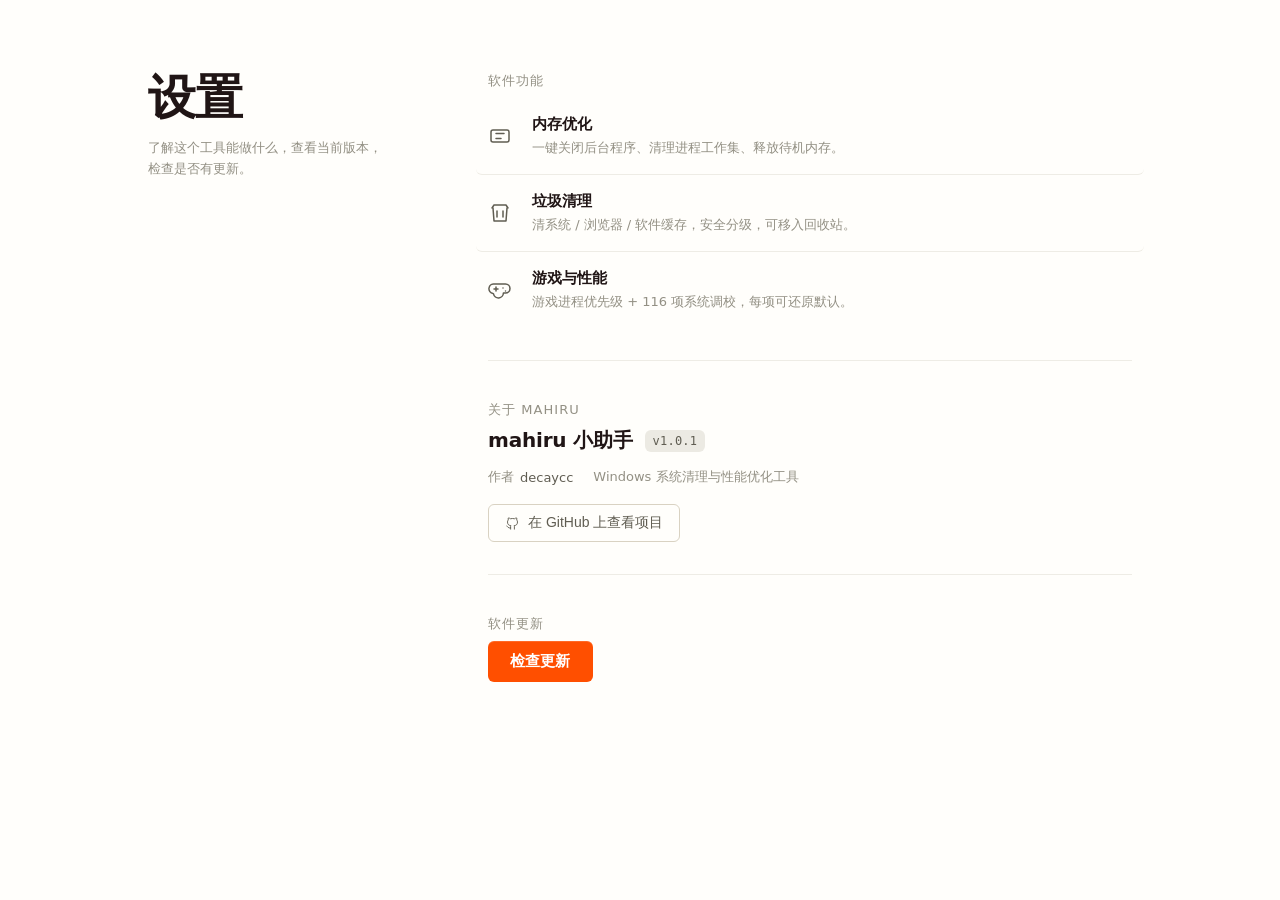
<file: design/preview-settings-v3.html>
<!DOCTYPE html>
<html lang="zh-CN">
<head>
<meta charset="UTF-8">
<meta name="viewport" content="width=device-width, initial-scale=1.0">
<title>设置 · Mahiru 预览</title>
<style>
  :root {
    --canvas:   #fffefb;
    --ink:      #201515;
    --body:     #605d52;
    --muted:    #939084;
    --hairline: rgba(197, 192, 177, .3);
    --hover-bg: #f5f3ec;
    --tag-bg:   #eceae3;
    --accent:   #ff4f00;
    --accent-glow: rgba(255, 79, 0, .32);
    --sand:     #d9d2c2;
    /* 三个功能各自的强调色（取自应用现有色板，非新造色相） */
    --acc-memory: #2e7d3e;   /* 内存优化：绿 */
    --acc-junk:   #b8782a;   /* 垃圾清理：金 */
    --acc-gaming: #c2185b;   /* 游戏与性能：莓果 */
    --acc-memory-tint: rgba(46, 125, 62, .07);
    --acc-junk-tint:   rgba(184, 120, 42, .08);
    --acc-gaming-tint: rgba(194, 24, 91, .07);
    --mono:     ui-monospace, "Cascadia Mono", Consolas, "SF Mono", monospace;
    --ease:     cubic-bezier(.4, 0, .2, 1);
    --ease-out: cubic-bezier(.16, 1, .3, 1);
    --r-sm: 6px;
    --r-pill: 9999px;
    --fs-hero: 48px;
    --fs-caption: 13px;
    --fs-mono: 12px;
  }

  * { box-sizing: border-box; }

  body {
    margin: 0;
    background: var(--canvas);
    color: var(--body);
    font-family: "Inter", "Noto Sans SC", system-ui, sans-serif;
    -webkit-font-smoothing: antialiased;
    min-height: 100vh;
  }

  .setting-page {
    max-width: 1080px;
    margin: 0 auto;
    padding: 72px 48px 96px;
    display: grid;
    grid-template-columns: 3fr 7fr;
    gap: 64px;
    align-items: start;
  }

  /* ---------- 左栏：hero ---------- */
  .setting-hero {
    position: sticky;
    top: 72px;
  }

  .setting-title {
    margin: 0;
    font-size: var(--fs-hero);
    font-weight: 700;
    letter-spacing: -0.02em;
    color: var(--ink);
    line-height: 1.05;
  }

  .setting-sub {
    margin: 16px 0 0;
    font-size: var(--fs-caption);
    color: var(--muted);
    line-height: 1.6;
    max-width: 240px;
  }

  /* ---------- 右栏：主体 ---------- */
  .setting-body { min-width: 0; }

  .block { padding: 0 0 32px; }
  .block + .block {
    padding-top: 40px;
    border-top: 1px solid var(--hairline);
  }

  .block-label {
    margin: 0 0 8px;
    font-size: var(--fs-caption);
    font-weight: 500;
    letter-spacing: 0.08em;
    color: var(--muted);
    text-transform: uppercase;
  }

  /* ---------- 功能列表 ---------- */
  .feature-row {
    display: grid;
    grid-template-columns: 28px 1fr;
    gap: 16px;
    align-items: center;
    padding: 16px 12px;
    margin: 0 -12px;
    border-bottom: 1px solid var(--hairline);
    border-radius: var(--r-sm);
    transition: background var(--ease) 160ms, padding-left var(--ease) 160ms;
  }
  .feature-row:last-child { border-bottom: 0; }

  .feature-row:hover {
    background: var(--hover-bg);
    padding-left: 16px;   /* 12px + 4px 位移 */
  }

  /* 每个功能有各自的强调色与 tint */
  .feature-row.f-memory:hover { background: var(--acc-memory-tint); }
  .feature-row.f-junk:hover   { background: var(--acc-junk-tint); }
  .feature-row.f-gaming:hover { background: var(--acc-gaming-tint); }

  .feature-ico {
    width: 24px;
    height: 24px;
    color: var(--body);
    transition: color var(--ease) 160ms;
  }
  .feature-row:hover .feature-ico { color: var(--ink); }
  .feature-row.f-memory:hover .feature-ico { color: var(--acc-memory); }
  .feature-row.f-junk:hover   .feature-ico { color: var(--acc-junk); }
  .feature-row.f-gaming:hover .feature-ico { color: var(--acc-gaming); }

  .feature-ico svg {
    width: 24px;
    height: 24px;
    fill: none;
    stroke: currentColor;
    stroke-width: 1.5;
    stroke-linecap: round;
    stroke-linejoin: round;
  }

  .feature-title {
    margin: 0;
    font-size: 15px;
    font-weight: 600;
    color: var(--ink);
    line-height: 1.4;
  }

  .feature-desc {
    margin: 3px 0 0;
    font-size: var(--fs-caption);
    color: var(--muted);
    line-height: 1.55;
  }

  /* ---------- 关于 ---------- */
  .about-name-row {
    display: flex;
    align-items: center;
    gap: 12px;
  }

  .about-name {
    margin: 0;
    font-size: 20px;
    font-weight: 700;
    color: var(--ink);
    letter-spacing: -0.01em;
  }

  .version-tag {
    font-family: var(--mono);
    font-size: var(--fs-mono);
    line-height: 1;
    padding: 5px 8px;
    background: var(--tag-bg);
    color: var(--body);
    border-radius: var(--r-sm);
    letter-spacing: 0.02em;
  }

  .about-meta {
    margin: 14px 0 0;
    display: flex;
    flex-wrap: wrap;
    gap: 8px 20px;
    font-size: var(--fs-caption);
    color: var(--muted);
  }

  .about-meta span { display: inline-flex; align-items: center; gap: 6px; }
  .about-meta b { color: var(--body); font-weight: 500; }

  .ghost-link {
    display: inline-flex;
    align-items: center;
    gap: 8px;
    margin-top: 18px;
    padding: 9px 16px;
    background: transparent;
    border: 1px solid var(--sand);
    border-radius: var(--r-sm);
    color: var(--body);
    font-size: 14px;
    font-weight: 500;
    cursor: pointer;
    transition: border-color var(--ease) 160ms, background var(--ease) 160ms,
                color var(--ease) 160ms, transform var(--ease-out) 160ms;
  }
  .ghost-link svg {
    width: 15px; height: 15px;
    fill: none; stroke: currentColor;
    stroke-width: 1.5; stroke-linecap: round; stroke-linejoin: round;
  }
  .ghost-link:hover {
    border-color: var(--accent);
    background: var(--hover-bg);
    color: var(--accent);
  }
  .ghost-link:active { transform: scale(.98); }

  /* ---------- 更新 ---------- */
  .update-row {
    display: flex;
    align-items: center;
    gap: 16px;
    flex-wrap: wrap;
  }

  .btn-primary {
    position: relative;
    display: inline-flex;
    align-items: center;
    gap: 8px;
    padding: 11px 22px;
    background: var(--accent);
    color: #fff;
    font-size: 15px;
    font-weight: 600;
    border: none;
    border-radius: var(--r-sm);
    cursor: pointer;
    letter-spacing: 0.01em;
    box-shadow: 0 1px 0 rgba(255,255,255,.15) inset;
    transition: transform var(--ease-out) 160ms, box-shadow var(--ease) 160ms,
                background var(--ease) 160ms, opacity var(--ease) 160ms;
  }
  .btn-primary:hover {
    transform: translateY(-1px);
    box-shadow: 0 1px 0 rgba(255,255,255,.15) inset,
                0 8px 20px var(--accent-glow);
  }
  .btn-primary:active {
    transform: translateY(0) scale(.98);
    box-shadow: 0 2px 5px rgba(32,21,21,.25) inset;
  }
  .btn-primary:disabled {
    cursor: default;
    opacity: .72;
    transform: none;
    box-shadow: 0 1px 0 rgba(255,255,255,.15) inset;
  }

  /* 旋转加载圈 */
  .spinner {
    width: 15px;
    height: 15px;
    border: 2px solid rgba(255,255,255,.4);
    border-top-color: #fff;
    border-radius: 50%;
    animation: spin .7s linear infinite;
    display: none;
  }
  .btn-primary.loading .spinner { display: inline-block; }
  .btn-primary.loading .btn-label { opacity: .85; }

  @keyframes spin { to { transform: rotate(360deg); } }

  /* 下载图标（发现新版本后主按钮切换为「下载更新」） */
  .dl-ico {
    display: none;
    width: 15px;
    height: 15px;
  }
  .dl-ico svg {
    width: 15px;
    height: 15px;
    fill: none;
    stroke: #fff;
    stroke-width: 1.8;
    stroke-linecap: round;
    stroke-linejoin: round;
  }
  .btn-primary.download .dl-ico { display: inline-flex; }
  .btn-primary.download .spinner { display: none; }

  /* 三种状态，透明度过渡 */
  .update-status {
    min-height: 20px;
    display: flex;
    align-items: center;
    font-size: var(--fs-caption);
    line-height: 1.5;
  }
  .status {
    display: none;
    opacity: 0;
    transition: opacity var(--ease) 200ms;
    align-items: center;
    gap: 7px;
  }
  .status.show { display: inline-flex; opacity: 1; }
  .status .dot {
    width: 7px; height: 7px; border-radius: 50%;
    flex: 0 0 auto;
  }
  .status-latest { color: var(--body); }
  .status-latest .dot { background: #3a9d5d; }
  .status-new { color: var(--accent); font-weight: 600; }
  .status-new .dot { background: var(--accent); }

  @media (max-width: 760px) {
    .setting-page { grid-template-columns: 1fr; gap: 40px; padding: 48px 24px 72px; }
    .setting-hero { position: static; }
  }
</style>
</head>
<body>
  <div class="setting-page">
    <!-- 左栏 -->
    <aside class="setting-hero">
      <h1 class="setting-title">设置</h1>
      <p class="setting-sub">了解这个工具能做什么，查看当前版本，检查是否有更新。</p>
    </aside>

    <!-- 右栏 -->
    <main class="setting-body">

      <!-- 软件功能 -->
      <section class="block">
        <p class="block-label">软件功能</p>
        <div class="feature-list">

          <div class="feature-row f-memory">
            <div class="feature-ico">
              <svg viewBox="0 0 24 24">
                <rect x="3" y="6" width="18" height="12" rx="2"/>
                <path d="M8 9.5h8M8 14.5h5"/>
              </svg>
            </div>
            <div>
              <h2 class="feature-title">内存优化</h2>
              <p class="feature-desc">一键关闭后台程序、清理进程工作集、释放待机内存。</p>
            </div>
          </div>

          <div class="feature-row f-junk">
            <div class="feature-ico">
              <svg viewBox="0 0 24 24">
                <path d="M4 7l2-3h12l2 3"/>
                <path d="M5 7l1 13h12l1-13"/>
                <path d="M9 10v6M15 10v6"/>
              </svg>
            </div>
            <div>
              <h2 class="feature-title">垃圾清理</h2>
              <p class="feature-desc">清系统 / 浏览器 / 软件缓存，安全分级，可移入回收站。</p>
            </div>
          </div>

          <div class="feature-row f-gaming">
            <div class="feature-ico">
              <svg viewBox="0 0 24 24">
                <path d="M6 11h4M8 9v4"/>
                <path d="M15 10h.01M17.5 13h.01"/>
                <path d="M6.5 6h11a4.5 4.5 0 0 1 0 9h-2.1a5 5 0 0 1-9.9.9L5 15.5a4.5 4.5 0 0 1 1.5-9.5z"/>
              </svg>
            </div>
            <div>
              <h2 class="feature-title">游戏与性能</h2>
              <p class="feature-desc">游戏进程优先级 + 116 项系统调校，每项可还原默认。</p>
            </div>
          </div>

        </div>
      </section>

      <!-- 关于 -->
      <section class="block">
        <p class="block-label">关于 Mahiru</p>
        <div class="about-name-row">
          <h2 class="about-name">mahiru 小助手</h2>
          <span class="version-tag">v1.0.1</span>
        </div>
        <div class="about-meta">
          <span>作者 <b>decaycc</b></span>
          <span>Windows 系统清理与性能优化工具</span>
        </div>
        <button class="ghost-link" id="github-btn" type="button">
          <svg viewBox="0 0 24 24"><path d="M9 19c-4.3 1.4-4.3-2.5-6-3m12 5v-3.5c0-1 .1-1.4-.5-2 2.8-.3 5.5-1.4 5.5-6a4.6 4.6 0 0 0-1.3-3.2 4.2 4.2 0 0 0-.1-3.2s-1.1-.3-3.5 1.3a12 12 0 0 0-6.2 0C6.5 2.8 5.4 3.1 5.4 3.1a4.2 4.2 0 0 0-.1 3.2A4.6 4.6 0 0 0 4 9.5c0 4.6 2.7 5.7 5.5 6-.6.6-.6 1.2-.5 2V21"/></svg>
          在 GitHub 上查看项目
        </button>
      </section>

      <!-- 更新 -->
      <section class="block">
        <p class="block-label">软件更新</p>
        <div class="update-row">
          <button class="btn-primary" id="check-btn" type="button">
            <span class="spinner"></span>
            <span class="dl-ico">
              <svg viewBox="0 0 24 24"><path d="M12 3v10m0 0l-4-4m4 4l4-4"/><path d="M4 17v2a2 2 0 0 0 2 2h12a2 2 0 0 0 2-2v-2"/></svg>
            </span>
            <span class="btn-label">检查更新</span>
          </button>
          <div class="update-status">
            <span class="status status-latest" id="st-latest"><span class="dot"></span>已是最新版本</span>
            <span class="status status-new" id="st-new"><span class="dot"></span>发现新版本 v1.1.0</span>
          </div>
        </div>
      </section>

    </main>
  </div>

<script>
  var checkBtn = document.getElementById('check-btn');
  var stLatest = document.getElementById('st-latest');
  var stNew = document.getElementById('st-new');
  var githubBtn = document.getElementById('github-btn');
  var btnLabel = checkBtn.querySelector('.btn-label');
  var NEW_VERSION = 'v1.1.0';
  var NEW_URL = 'https://github.com/Decaycc/mahiru-assistant/releases/latest';

  function setStatus(show) {
    // 先全部隐藏
    stLatest.classList.remove('show');
    stNew.classList.remove('show');
    if (show) show.classList.add('show');
  }

  function openUrl(url) {
    if (window.pywebview && window.pywebview.api && window.pywebview.api.open_url) {
      window.pywebview.api.open_url(url);
    } else {
      // 预览环境无后端，静默占位（落真实项目时走 open_url）
      console.log('[preview] open_url -> ' + url);
    }
  }

  function checkUpdate() {
    checkBtn.classList.add('loading');
    checkBtn.disabled = true;
    setStatus(null);
    btnLabel.textContent = '检查更新';

    setTimeout(function () {
      checkBtn.classList.remove('loading');
      checkBtn.disabled = false;
      // 50/50 概率模拟
      if (Math.random() < 0.5) {
        // 发现新版本：主按钮切换为「下载更新」，并记忆目标 URL
        setStatus(stNew);
        checkBtn.classList.add('download');
        btnLabel.textContent = '下载更新';
        checkBtn.setAttribute('data-url', NEW_URL);
      } else {
        setStatus(stLatest);
        checkBtn.classList.remove('download');
        btnLabel.textContent = '检查更新';
        checkBtn.removeAttribute('data-url');
      }
    }, 1500);
  }

  checkBtn.addEventListener('click', function () {
    var url = checkBtn.getAttribute('data-url');
    if (url) {
      // 已经是「下载更新」态 → 直接打开下载链接
      openUrl(url);
    } else {
      checkUpdate();
    }
  });

  // 预留 pywebview 打开外部链接接口
  githubBtn.addEventListener('click', function () {
    openUrl('https://github.com/Decaycc/mahiru-assistant');
  });
</script>
</body>
</html>
</file>
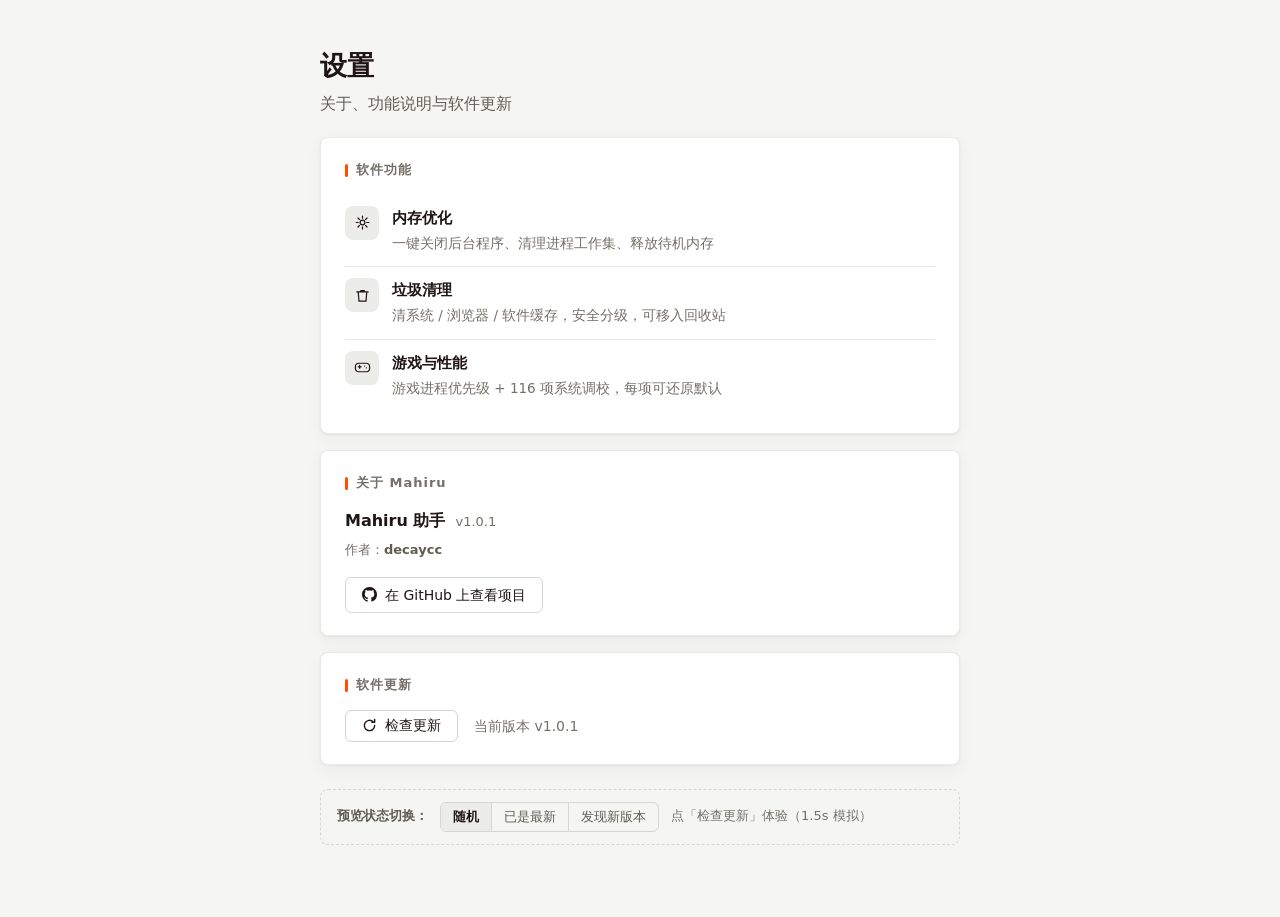
<file: design/preview-settings.html>
<!DOCTYPE html>
<html lang="zh-CN">
<head>
<meta charset="UTF-8">
<meta name="viewport" content="width=device-width, initial-scale=1.0">
<title>设置页预览 — 关于 / 功能 / 更新</title>
<style>
  :root {
    /* 与真实 app 的 tokens.css 一致，保证预览忠实 */
    --primary: #ff4f00;
    --ink: #201515;
    --body: #605d52;
    --body-mid: #75716a;
    --mute: #c5c0b1;
    --canvas: #f5f5f4;
    --surface: #ffffff;
    --surface-hover: #ececea;
    --border: #e9e9e6;
    --border-strong: #d6d6d2;
    --go: #2e7d3e;
    --shadow-1: 0 1px 3px rgba(32, 21, 21, .05), 0 6px 18px rgba(32, 21, 21, .04);
    --ease-out: cubic-bezier(.16, 1, .3, 1);
  }
  * { box-sizing: border-box; }
  body {
    margin: 0; min-height: 100vh; padding: 44px 24px 72px;
    background: var(--canvas);
    color: var(--ink);
    font-family: "Inter", "Segoe UI", "Microsoft YaHei UI", system-ui, sans-serif;
    line-height: 1.6;
    display: flex; flex-direction: column; align-items: center;
  }
  .wrap { width: 100%; max-width: 640px; }

  /* 页头 */
  .head { margin-bottom: 20px; }
  .head h1 { font-size: 27px; font-weight: 600; margin: 0 0 4px; letter-spacing: 0; }
  .head p { margin: 0; color: var(--body); font-size: 16px; }

  /* 卡片：白底 + 发丝边 + 内高光 + 极浅投影（细腻质感） */
  .card {
    background: var(--surface);
    border: 1px solid var(--border);
    box-shadow: inset 0 1px 0 rgba(255, 255, 255, .85), var(--shadow-1);
    border-radius: 8px;
    padding: 22px 24px;
  }
  .card + .card { margin-top: 16px; }

  .card-h {
    display: flex; align-items: center; gap: 8px;
    font-size: 13px; font-weight: 600; color: var(--body-mid);
    letter-spacing: 1px; margin: 0 0 14px;
  }
  .card-h::before {
    content: ''; width: 3px; height: 13px; border-radius: 2px;
    background: var(--primary); flex: none;
  }

  /* 软件功能说明 */
  .feat { display: flex; flex-direction: column; gap: 0; }
  .feat-item {
    display: flex; align-items: flex-start; gap: 13px;
    padding: 11px 0;
  }
  .feat-item + .feat-item { border-top: 1px solid var(--border); }
  .feat-ico {
    width: 34px; height: 34px; flex: none; border-radius: 8px;
    background: var(--surface-hover);
    display: grid; place-items: center;
  }
  .feat-ico svg { width: 17px; height: 17px; color: var(--ink); }
  .feat-body { min-width: 0; }
  .feat-body b { display: block; font-size: 15px; font-weight: 600; color: var(--ink); }
  .feat-body span { font-size: 13.5px; color: var(--body-mid); }

  /* 关于 */
  .about-head { display: flex; align-items: baseline; gap: 10px; }
  .about-name { font-size: 16px; font-weight: 650; }
  .about-ver { font-size: 13px; color: var(--body-mid); font-variant-numeric: tabular-nums; }
  .about-meta { margin-top: 6px; font-size: 13px; color: var(--body-mid); }
  .about-meta b { color: var(--body); font-weight: 600; }

  /* 幽灵按钮 */
  .ghost {
    display: inline-flex; align-items: center; gap: 8px;
    padding: 6px 16px; border-radius: 6px;
    background: transparent;
    border: 1px solid var(--border-strong);
    color: var(--ink);
    font-family: inherit; font-size: 14px; font-weight: 500;
    text-decoration: none; cursor: pointer;
    transition:
      transform 160ms cubic-bezier(.4, 0, .2, 1),
      background 160ms cubic-bezier(.4, 0, .2, 1),
      border-color 160ms cubic-bezier(.4, 0, .2, 1),
      box-shadow 160ms cubic-bezier(.4, 0, .2, 1);
  }
  .ghost:hover {
    transform: translateY(-1px);
    background: var(--surface-hover);
    border-color: var(--body-mid);
    box-shadow: 0 1px 2px rgba(32, 21, 21, .06);
  }
  .ghost:active {
    transform: scale(.98);
    background: var(--surface-hover);
    box-shadow: inset 0 1px 2px rgba(32, 21, 21, .08);
    transition-duration: 80ms;
  }
  .ghost:disabled { opacity: .6; cursor: not-allowed; transform: none; }
  .ghost svg { width: 15px; height: 15px; }

  /* 更新状态区 */
  .update-row { display: flex; align-items: center; gap: 16px; flex-wrap: wrap; }
  .status { display: inline-flex; align-items: center; gap: 8px; font-size: 14px; color: var(--body); }
  .status .muted { color: var(--body-mid); }
  .status .check { color: var(--go); display: inline-flex; }
  .status .check svg { width: 16px; height: 16px; }
  .status .new { color: var(--primary); font-weight: 600; }
  .status a.dl { color: var(--primary); font-weight: 600; text-decoration: none; }
  .status a.dl:hover { text-decoration: underline; }

  .spin {
    width: 15px; height: 15px; flex: none;
    border: 2px solid rgba(32, 21, 21, .15);
    border-top-color: var(--body);
    border-radius: 50%;
    animation: spin .7s linear infinite;
  }
  @keyframes spin { to { transform: rotate(360deg); } }

  /* 演示控制条（仅预览） */
  .demo {
    margin-top: 24px; padding: 12px 16px;
    background: transparent; border: 1px dashed var(--border-strong);
    border-radius: 8px; font-size: 13px; color: var(--body-mid);
    display: flex; align-items: center; gap: 12px; flex-wrap: wrap;
  }
  .demo b { color: var(--body); font-weight: 600; }
  .demo .seg { display: inline-flex; border: 1px solid var(--border-strong); border-radius: 6px; overflow: hidden; }
  .demo .seg button {
    border: 0; background: transparent; padding: 4px 12px; font: inherit;
    color: var(--body); cursor: pointer; font-size: 12.5px;
  }
  .demo .seg button + button { border-left: 1px solid var(--border-strong); }
  .demo .seg button.on { background: var(--surface-hover); color: var(--ink); font-weight: 600; }
</style>
</head>
<body>
  <div class="wrap">
    <div class="head">
      <h1>设置</h1>
      <p>关于、功能说明与软件更新</p>
    </div>

    <!-- 软件功能说明 -->
    <section class="card">
      <h2 class="card-h">软件功能</h2>
      <div class="feat">
        <div class="feat-item">
          <div class="feat-ico">
            <svg viewBox="0 0 24 24" fill="none" stroke="currentColor" stroke-width="1.7"
                 stroke-linecap="round" stroke-linejoin="round">
              <path d="M12 3v3M12 18v3M3 12h3M18 12h3M5.6 5.6l2.1 2.1M16.3 16.3l2.1 2.1M18.4 5.6l-2.1 2.1M7.7 16.3l-2.1 2.1"/>
              <circle cx="12" cy="12" r="3.4"/>
            </svg>
          </div>
          <div class="feat-body">
            <b>内存优化</b>
            <span>一键关闭后台程序、清理进程工作集、释放待机内存</span>
          </div>
        </div>
        <div class="feat-item">
          <div class="feat-ico">
            <svg viewBox="0 0 24 24" fill="none" stroke="currentColor" stroke-width="1.7"
                 stroke-linecap="round" stroke-linejoin="round">
              <path d="M4 7h16M9.5 7V5h5v2M6 7l1 13h10l1-13"/>
            </svg>
          </div>
          <div class="feat-body">
            <b>垃圾清理</b>
            <span>清系统 / 浏览器 / 软件缓存，安全分级，可移入回收站</span>
          </div>
        </div>
        <div class="feat-item">
          <div class="feat-ico">
            <svg viewBox="0 0 24 24" fill="none" stroke="currentColor" stroke-width="1.7"
                 stroke-linecap="round" stroke-linejoin="round">
              <path d="M6 11h4M8 9v4"/>
              <path d="M15 10h.01M17.5 12.5h.01"/>
              <path d="M6.5 6h11a4.5 4.5 0 0 1 4.5 4.5v3a4.5 4.5 0 0 1-4.5 4.5h-11A4.5 4.5 0 0 1 2 13.5v-3A4.5 4.5 0 0 1 6.5 6z"/>
            </svg>
          </div>
          <div class="feat-body">
            <b>游戏与性能</b>
            <span>游戏进程优先级 + 116 项系统调校，每项可还原默认</span>
          </div>
        </div>
      </div>
    </section>

    <!-- 关于 -->
    <section class="card">
      <h2 class="card-h">关于 Mahiru</h2>
      <div class="about-head">
        <span class="about-name">Mahiru 助手</span>
        <span class="about-ver">v1.0.1</span>
      </div>
      <div class="about-meta">作者：<b>decaycc</b></div>
      <div style="margin-top:16px">
        <a class="ghost" href="https://github.com/Decaycc/mahiru-assistant" target="_blank" rel="noopener">
          <svg viewBox="0 0 16 16" fill="currentColor" aria-hidden="true">
            <path d="M8 0C3.58 0 0 3.58 0 8c0 3.54 2.29 6.53 5.47 7.59.4.07.55-.17.55-.38
              0-.19-.01-.82-.01-1.49-2.01.37-2.53-.49-2.69-.94-.09-.23-.48-.94-.82-1.13-.28-.15-.68-.52-.01-.53.63-.01
              1.08.58 1.23.82.72 1.21 1.87.87 2.33.66.07-.52.28-.87.51-1.07-1.78-.2-3.64-.89-3.64-3.95
              0-.87.31-1.59.82-2.15-.08-.2-.36-1.02.08-2.12 0 0 .67-.21 2.2.82.64-.18 1.32-.27 2-.27s1.36.09
              2 .27c1.53-1.04 2.2-.82 2.2-.82.44 1.1.16 1.92.08 2.12.51.56.82 1.27.82 2.15 0 3.07-1.87
              3.75-3.65 3.95.29.25.54.73.54 1.48 0 1.07-.01 1.93-.01 2.2 0 .21.15.46.55.38A8.01 8.01 0 0 0 16 8c0-4.42-3.58-8-8-8z"/>
          </svg>
          在 GitHub 上查看项目
        </a>
      </div>
    </section>

    <!-- 软件更新 -->
    <section class="card">
      <h2 class="card-h">软件更新</h2>
      <div class="update-row">
        <button class="ghost" id="check-btn">
          <svg viewBox="0 0 16 16" fill="none" stroke="currentColor" stroke-width="1.5"
               stroke-linecap="round" stroke-linejoin="round" aria-hidden="true">
            <path d="M13.5 8a5.5 5.5 0 1 1-1.6-3.9M13.5 1.5v3h-3"/>
          </svg>
          检查更新
        </button>
        <span class="status" id="status">
          <span class="muted">当前版本 v1.0.1</span>
        </span>
      </div>
    </section>

    <!-- 演示控制条（仅预览，不落真实代码） -->
    <div class="demo">
      <b>预览状态切换：</b>
      <span class="seg" id="seg">
        <button data-mode="random" class="on">随机</button>
        <button data-mode="latest">已是最新</button>
        <button data-mode="new">发现新版本</button>
      </span>
      <span>点「检查更新」体验（1.5s 模拟）</span>
    </div>
  </div>

<script>
  // check_update 接口形状：接入 Tauri updater 时只需替换内部实现。
  let MODE = 'random';
  function check_update() {
    return new Promise((resolve) => {
      setTimeout(() => {
        const isNew = MODE === 'new' || (MODE !== 'latest' && Math.random() < 0.5);
        resolve(isNew ? { latest: '1.0.1', remote: '1.1.0' }
                      : { latest: '1.0.1', remote: null });
      }, 1500);
    });
  }

  const btn = document.getElementById('check-btn');
  const status = document.getElementById('status');
  const SPIN = '<span class="spin"></span>正在检查更新…';
  const CHECK = '<span class="check"><svg viewBox="0 0 16 16" fill="none" stroke="currentColor" stroke-width="2" stroke-linecap="round" stroke-linejoin="round"><path d="M2.5 8.5l3.5 3.5 7.5-8"/></svg></span>';

  function renderChecking() { status.innerHTML = SPIN; }
  function renderLatest() { status.innerHTML = CHECK + '已是最新版本'; }
  function renderNew(v) {
    status.innerHTML = '<span class="new">发现新版本 v' + v + '</span>' +
      '<a class="dl" href="https://github.com/Decaycc/mahiru-assistant/releases" target="_blank" rel="noopener">去下载 →</a>';
  }
  async function runCheck() {
    btn.disabled = true; renderChecking();
    const r = await check_update();
    btn.disabled = false;
    if (r.remote) renderNew(r.remote); else renderLatest();
  }

  btn.addEventListener('click', runCheck);
  document.getElementById('seg').addEventListener('click', (e) => {
    const b = e.target.closest('button'); if (!b) return;
    MODE = b.dataset.mode;
    document.querySelectorAll('#seg button').forEach((x) => x.classList.toggle('on', x === b));
    runCheck();
  });
</script>
</body>
</html>
</file>
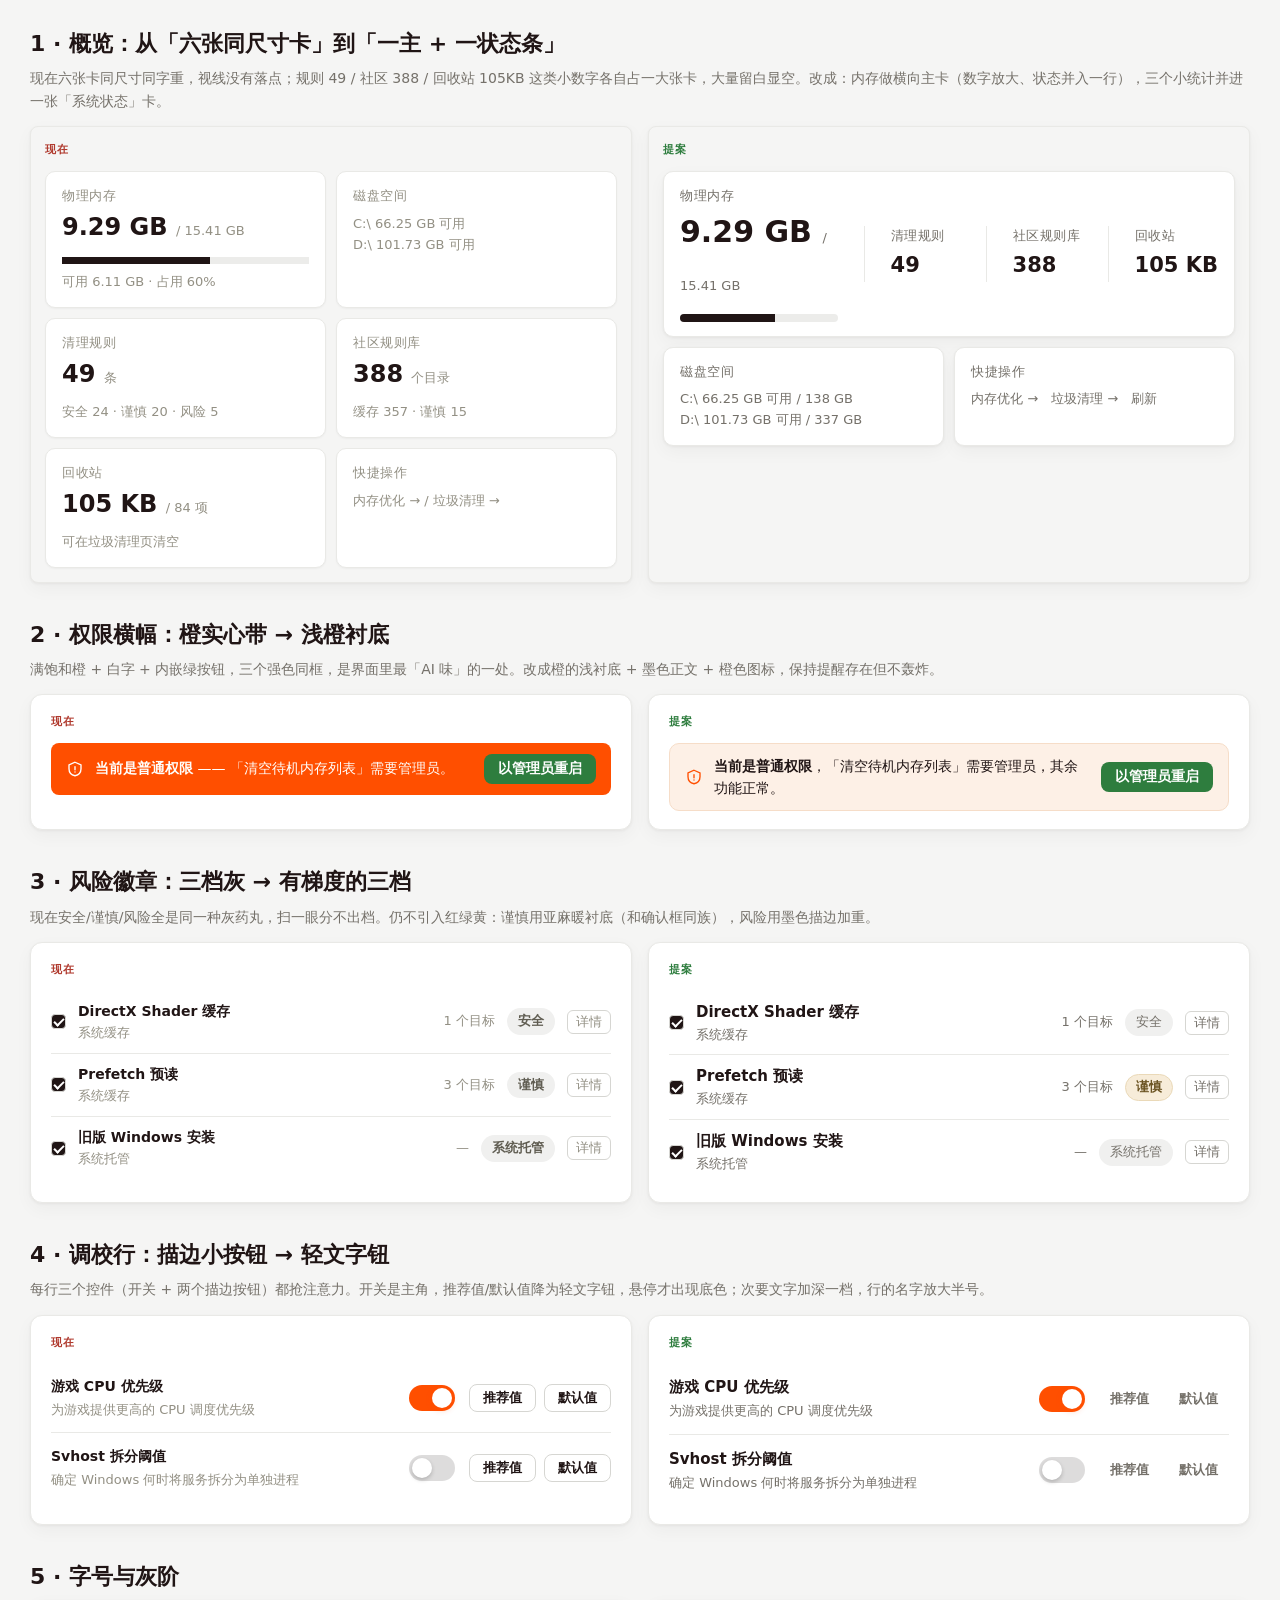
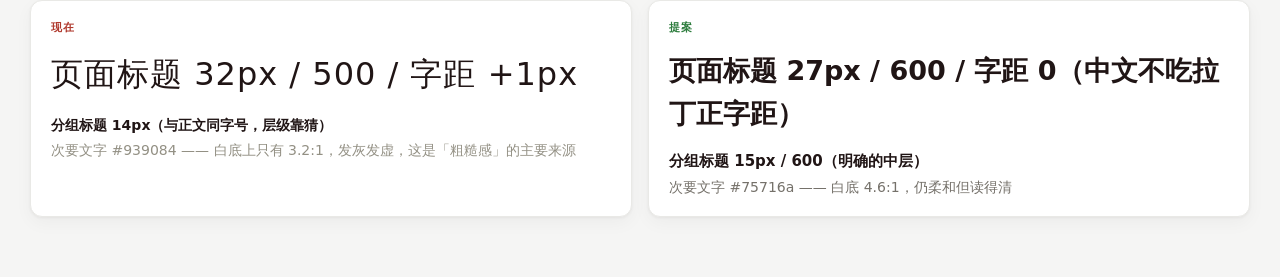
<file: design/preview-soft.html>
<!DOCTYPE html>
<html lang="zh-CN">
<head>
<meta charset="UTF-8">
<meta name="viewport" content="width=device-width, initial-scale=1.0">
<title>柔和化改版预览</title>
<style>
  :root {
    /* 现行令牌 */
    --ink: #201515; --body: #605d52; --body-mid: #939084;
    --canvas: #f5f5f4; --card: #ffffff; --border: #e9e9e6; --border-strong: #d6d6d2;
    --primary: #ff4f00; --on-primary: #fffefb;
    --linen: #ecd9c0;
    /* 提案令牌 */
    --body-mid-2: #75716a;          /* 次要文字加深：白底 4.6:1 */
    --shadow-soft: 0 1px 3px rgba(32,21,21,.05), 0 6px 18px rgba(32,21,21,.04);
    --banner-tint: #fdf0e6;         /* 横幅衬底：橙的 8% 色度 */
    --caution-tint: #f7ecd9;        /* 谨慎徽章衬底：亚麻同族 */
  }
  * { box-sizing: border-box; margin: 0; padding: 0; }
  body {
    font-family: "Inter","Noto Sans SC","Microsoft YaHei UI",system-ui,sans-serif;
    background: var(--canvas); color: var(--ink);
    padding: 26px 30px 60px; font-size: 15px; line-height: 1.6;
  }
  h1 { font-size: 22px; font-weight: 600; margin: 34px 0 6px; }
  h1:first-child { margin-top: 0; }
  .lead { color: var(--body-mid-2); font-size: 14px; margin-bottom: 14px; }

  .compare { display: grid; grid-template-columns: 1fr 1fr; gap: 16px; align-items: stretch; }
  .pane { background: var(--card); border: 1px solid var(--border); border-radius: 12px;
          padding: 18px 20px; box-shadow: var(--shadow-soft); }
  .pane .tag { font-size: 11px; font-weight: 700; letter-spacing: 1px; margin-bottom: 12px;
               color: var(--body-mid-2); }
  .pane.old .tag { color: #b03a2e; }
  .pane.new .tag { color: #2e7d3e; }

  /* ========== 1. 概览 ========== */
  .demo-ov { background: var(--canvas); border-radius: 8px; padding: 14px; }
  .grid { display: grid; gap: 10px; }
  .card-d { background: var(--card); border: 1px solid var(--border);
            border-radius: 10px; padding: 14px 16px; }
  .old .card-d { box-shadow: 0 1px 2px rgba(0,0,0,.04); }
  .new .card-d { box-shadow: var(--shadow-soft); }
  .lbl { font-size: 13px; color: var(--body-mid); font-weight: 500; letter-spacing: .5px; }
  .new .lbl { color: var(--body-mid-2); }
  .num { font-size: 24px; font-weight: 600; font-variant-numeric: tabular-nums; margin-top: 2px; }
  .num small { font-size: 13px; font-weight: 450; color: var(--body-mid); }
  .new .num small { color: var(--body-mid-2); }
  .bar-d { height: 7px; background: #ececea; border-radius: 0; margin-top: 10px; overflow: hidden; }
  .bar-d i { display: block; height: 100%; background: var(--ink); }
  .new .bar-d { height: 8px; border-radius: 4px; }
  .foot { font-size: 13px; color: var(--body-mid); margin-top: 8px; }
  .new .foot { color: var(--body-mid-2); }
  /* hero 布局 */
  .hero { grid-column: 1 / -1; display: grid; grid-template-columns: 1fr auto auto auto;
          gap: 26px; align-items: center; }
  .hero .num { font-size: 30px; }
  .mini { border-left: 1px solid var(--border); padding-left: 26px; min-width: 96px; }
  .mini .num { font-size: 21px; }
  .stick { position: absolute; }
  .card-d { position: relative; }

  /* ========== 2. 横幅 ========== */
  .banner-old { display: flex; align-items: center; gap: 11px; padding: 11px 15px;
    border-radius: 8px; background: var(--primary); color: var(--on-primary); font-size: 14px; }
  .banner-old .btn-go { background: #2e7d3e; color: #fff; border: 0; border-radius: 8px;
    padding: 6px 14px; font-size: 14px; font-weight: 600; margin-left: auto; white-space: nowrap; }
  .banner-new { display: flex; align-items: center; gap: 11px; padding: 11px 15px;
    border-radius: 10px; background: var(--banner-tint); border: 1px solid #f6ddc8;
    color: var(--ink); font-size: 14px; }
  .banner-new .ico { color: var(--primary); flex: none; }
  .banner-new b { font-weight: 600; }
  .banner-new .btn-go { background: #2e7d3e; color: #fff; border: 0; border-radius: 8px;
    padding: 6px 14px; font-size: 14px; font-weight: 600; margin-left: auto; white-space: nowrap; }
  svg { display: block; }

  /* ========== 3. 徽章 ========== */
  .brow { display: flex; gap: 8px; align-items: center; flex-wrap: wrap; margin-top: 4px; }
  .bdg { font-size: 13px; padding: 2px 10px; border-radius: 999px; font-weight: 600;
         background: #f0f0ef; color: var(--body); border: 1px solid transparent; white-space: nowrap; }
  .new .bdg.safe { background: #f0f0ef; color: var(--body-mid-2); font-weight: 500; }
  .new .bdg.caution { background: var(--caution-tint); color: #6b5423; border-color: #ead9b8; font-weight: 600; }
  .new .bdg.risk { background: var(--card); color: var(--ink); border: 1.5px solid var(--ink); font-weight: 700; }
  .new .bdg.lock { background: #f0f0ef; color: var(--body-mid-2); font-weight: 400; }
  .rowline { display: flex; align-items: center; gap: 12px; padding: 9px 0;
             border-bottom: 1px solid var(--border); }
  .rowline:last-child { border-bottom: 0; }
  .tick { width: 15px; height: 15px; border-radius: 4px; border: 1.5px solid var(--border-strong);
          background: var(--ink); flex: none; position: relative; }
  .tick::after { content:''; position: absolute; left: 4px; top: 1px; width: 4px; height: 8px;
    border: solid #fff; border-width: 0 2px 2px 0; transform: rotate(45deg); }
  .rname { font-size: 14px; font-weight: 700; }
  .new .rname { font-size: 15px; }
  .rmeta { font-size: 13px; color: var(--body-mid); margin-top: 1px; }
  .new .rmeta { color: var(--body-mid-2); }
  .rnum { margin-left: auto; font-size: 13px; color: var(--body-mid); font-variant-numeric: tabular-nums; }
  .new .rnum { color: var(--body-mid-2); }
  .detail { font-size: 13px; color: var(--body-mid); border: 1px solid var(--border-strong);
            border-radius: 6px; padding: 2px 8px; background: transparent; }
  .new .detail { color: var(--body-mid-2); }

  /* ========== 4. 控件 / 调校行 ========== */
  .trow { display: grid; grid-template-columns: minmax(0,1fr) auto auto; gap: 14px;
          align-items: center; padding: 12px 0; border-bottom: 1px solid var(--border); }
  .trow:last-child { border-bottom: 0; }
  .tname { font-size: 14px; font-weight: 700; }
  .new .tname { font-size: 15px; }
  .tdesc { font-size: 13px; color: var(--body-mid); margin-top: 2px; }
  .new .tdesc { color: var(--body-mid-2); }
  .sw { width: 46px; height: 26px; border-radius: 999px; background: rgba(32,21,21,.15);
        position: relative; flex: none; }
  .sw::after { content:''; position: absolute; top: 3px; left: 3px; width: 20px; height: 20px;
        border-radius: 50%; background: #fff; box-shadow: 0 2px 4px rgba(0,0,6,.2); }
  .sw.on { background: var(--primary); }
  .sw.on::after { transform: translateX(20px); box-shadow: 0 2px 6px rgba(255,79,0,.3); }
  .acts { display: flex; gap: 8px; }
  .btn-o { font-size: 13px; font-weight: 600; padding: 4px 13px; border-radius: 8px;
           border: 1px solid var(--border-strong); background: transparent; color: var(--ink); }
  .btn-n { font-size: 13px; font-weight: 600; padding: 4px 11px; border-radius: 8px;
           border: 0; background: transparent; color: var(--body-mid-2); }
  .btn-n:hover { background: #f0f0ef; color: var(--ink); }

  /* ========== 5. 标题层级 ========== */
  .t-old { font-size: 32px; font-weight: 500; letter-spacing: 1px; }
  .t-new { font-size: 27px; font-weight: 600; letter-spacing: 0; }
  .sec-old { font-size: 14px; font-weight: 600; color: var(--ink); margin-top: 14px; }
  .sec-new { font-size: 15px; font-weight: 600; color: var(--ink); margin-top: 14px; }
  .bodytxt { font-size: 14px; color: var(--body-mid); margin-top: 3px; }
  .new .bodytxt { color: var(--body-mid-2); }
</style>
</head>
<body>

<h1>1 · 概览：从「六张同尺寸卡」到「一主 + 一状态条」</h1>
<p class="lead">现在六张卡同尺寸同字重，视线没有落点；规则 49 / 社区 388 / 回收站 105KB 这类小数字各自占一大张卡，大量留白显空。改成：内存做横向主卡（数字放大、状态并入一行），三个小统计并进一张「系统状态」卡。</p>
<div class="compare">
  <div class="pane old demo-ov">
    <div class="tag">现在</div>
    <div class="grid" style="grid-template-columns:1fr 1fr">
      <div class="card-d"><div class="lbl">物理内存</div><div class="num">9.29 GB <small>/ 15.41 GB</small></div>
        <div class="bar-d"><i style="width:60%"></i></div><div class="foot">可用 6.11 GB · 占用 60%</div></div>
      <div class="card-d"><div class="lbl">磁盘空间</div><div class="foot">C:\ 66.25 GB 可用<br>D:\ 101.73 GB 可用</div></div>
      <div class="card-d"><div class="lbl">清理规则</div><div class="num">49 <small>条</small></div><div class="foot">安全 24 · 谨慎 20 · 风险 5</div></div>
      <div class="card-d"><div class="lbl">社区规则库</div><div class="num">388 <small>个目录</small></div><div class="foot">缓存 357 · 谨慎 15</div></div>
      <div class="card-d"><div class="lbl">回收站</div><div class="num">105 KB <small>/ 84 项</small></div><div class="foot">可在垃圾清理页清空</div></div>
      <div class="card-d"><div class="lbl">快捷操作</div><div class="foot">内存优化 → / 垃圾清理 →</div></div>
    </div>
  </div>
  <div class="pane new demo-ov">
    <div class="tag">提案</div>
    <div class="grid" style="grid-template-columns:1fr 1fr">
      <div class="card-d hero">
        <div>
          <div class="lbl">物理内存</div>
          <div class="num">9.29 GB <small>/ 15.41 GB</small></div>
          <div class="bar-d" style="max-width:280px"><i style="width:60%"></i></div>
        </div>
        <div class="mini"><div class="lbl">清理规则</div><div class="num">49</div></div>
        <div class="mini"><div class="lbl">社区规则库</div><div class="num">388</div></div>
        <div class="mini"><div class="lbl">回收站</div><div class="num">105 KB</div></div>
      </div>
      <div class="card-d"><div class="lbl">磁盘空间</div><div class="foot" style="margin-top:6px">C:\ 66.25 GB 可用 / 138 GB<br>D:\ 101.73 GB 可用 / 337 GB</div></div>
      <div class="card-d"><div class="lbl">快捷操作</div><div class="foot" style="margin-top:6px">内存优化 →　垃圾清理 →　刷新</div></div>
    </div>
  </div>
</div>

<h1>2 · 权限横幅：橙实心带 → 浅橙衬底</h1>
<p class="lead">满饱和橙 + 白字 + 内嵌绿按钮，三个强色同框，是界面里最「AI 味」的一处。改成橙的浅衬底 + 墨色正文 + 橙色图标，保持提醒存在但不轰炸。</p>
<div class="compare">
  <div class="pane old">
    <div class="tag">现在</div>
    <div class="banner-old">
      <svg width="18" height="18" viewBox="0 0 24 24" fill="none" stroke="#fff" stroke-width="1.8" stroke-linecap="round"><path d="M12 3l8 3.5v5c0 4.6-3.2 8.4-8 9.5-4.8-1.1-8-4.9-8-9.5v-5z"/><path d="M12 9v4M12 16h.01"/></svg>
      <div><b>当前是普通权限</b> —— 「清空待机内存列表」需要管理员。</div>
      <button class="btn-go">以管理员重启</button>
    </div>
  </div>
  <div class="pane new">
    <div class="tag">提案</div>
    <div class="banner-new">
      <svg class="ico" width="18" height="18" viewBox="0 0 24 24" fill="none" stroke="currentColor" stroke-width="1.8" stroke-linecap="round"><path d="M12 3l8 3.5v5c0 4.6-3.2 8.4-8 9.5-4.8-1.1-8-4.9-8-9.5v-5z"/><path d="M12 9v4M12 16h.01"/></svg>
      <div><b>当前是普通权限</b>，「清空待机内存列表」需要管理员，其余功能正常。</div>
      <button class="btn-go">以管理员重启</button>
    </div>
  </div>
</div>

<h1>3 · 风险徽章：三档灰 → 有梯度的三档</h1>
<p class="lead">现在安全/谨慎/风险全是同一种灰药丸，扫一眼分不出档。仍不引入红绿黄：谨慎用亚麻暖衬底（和确认框同族），风险用墨色描边加重。</p>
<div class="compare">
  <div class="pane old">
    <div class="tag">现在</div>
    <div class="rowline"><span class="tick"></span><div><div class="rname">DirectX Shader 缓存</div><div class="rmeta">系统缓存</div></div><span class="rnum">1 个目标</span><span class="bdg">安全</span><button class="detail">详情</button></div>
    <div class="rowline"><span class="tick"></span><div><div class="rname">Prefetch 预读</div><div class="rmeta">系统缓存</div></div><span class="rnum">3 个目标</span><span class="bdg">谨慎</span><button class="detail">详情</button></div>
    <div class="rowline"><span class="tick"></span><div><div class="rname">旧版 Windows 安装</div><div class="rmeta">系统托管</div></div><span class="rnum">—</span><span class="bdg">系统托管</span><button class="detail">详情</button></div>
  </div>
  <div class="pane new">
    <div class="tag">提案</div>
    <div class="rowline"><span class="tick"></span><div><div class="rname">DirectX Shader 缓存</div><div class="rmeta">系统缓存</div></div><span class="rnum">1 个目标</span><span class="bdg safe">安全</span><button class="detail">详情</button></div>
    <div class="rowline"><span class="tick"></span><div><div class="rname">Prefetch 预读</div><div class="rmeta">系统缓存</div></div><span class="rnum">3 个目标</span><span class="bdg caution">谨慎</span><button class="detail">详情</button></div>
    <div class="rowline"><span class="tick"></span><div><div class="rname">旧版 Windows 安装</div><div class="rmeta">系统托管</div></div><span class="rnum">—</span><span class="bdg lock">系统托管</span><button class="detail">详情</button></div>
  </div>
</div>

<h1>4 · 调校行：描边小按钮 → 轻文字钮</h1>
<p class="lead">每行三个控件（开关 + 两个描边按钮）都抢注意力。开关是主角，推荐值/默认值降为轻文字钮，悬停才出现底色；次要文字加深一档，行的名字放大半号。</p>
<div class="compare">
  <div class="pane old">
    <div class="tag">现在</div>
    <div class="trow">
      <div><div class="tname">游戏 CPU 优先级</div><div class="tdesc">为游戏提供更高的 CPU 调度优先级</div></div>
      <span class="sw on"></span>
      <div class="acts"><button class="btn-o">推荐值</button><button class="btn-o">默认值</button></div>
    </div>
    <div class="trow">
      <div><div class="tname">Svhost 拆分阈值</div><div class="tdesc">确定 Windows 何时将服务拆分为单独进程</div></div>
      <span class="sw"></span>
      <div class="acts"><button class="btn-o">推荐值</button><button class="btn-o">默认值</button></div>
    </div>
  </div>
  <div class="pane new">
    <div class="tag">提案</div>
    <div class="trow">
      <div><div class="tname">游戏 CPU 优先级</div><div class="tdesc">为游戏提供更高的 CPU 调度优先级</div></div>
      <span class="sw on"></span>
      <div class="acts"><button class="btn-n">推荐值</button><button class="btn-n">默认值</button></div>
    </div>
    <div class="trow">
      <div><div class="tname">Svhost 拆分阈值</div><div class="tdesc">确定 Windows 何时将服务拆分为单独进程</div></div>
      <span class="sw"></span>
      <div class="acts"><button class="btn-n">推荐值</button><button class="btn-n">默认值</button></div>
    </div>
  </div>
</div>

<h1>5 · 字号与灰阶</h1>
<div class="compare">
  <div class="pane old">
    <div class="tag">现在</div>
    <div class="t-old">页面标题 32px / 500 / 字距 +1px</div>
    <div class="sec-old">分组标题 14px（与正文同字号，层级靠猜）</div>
    <div class="bodytxt">次要文字 #939084 —— 白底上只有 3.2:1，发灰发虚，这是「粗糙感」的主要来源</div>
  </div>
  <div class="pane new">
    <div class="tag">提案</div>
    <div class="t-new">页面标题 27px / 600 / 字距 0（中文不吃拉丁正字距）</div>
    <div class="sec-new">分组标题 15px / 600（明确的中层）</div>
    <div class="bodytxt">次要文字 #75716a —— 白底 4.6:1，仍柔和但读得清</div>
  </div>
</div>

</body>
</html>
</file>
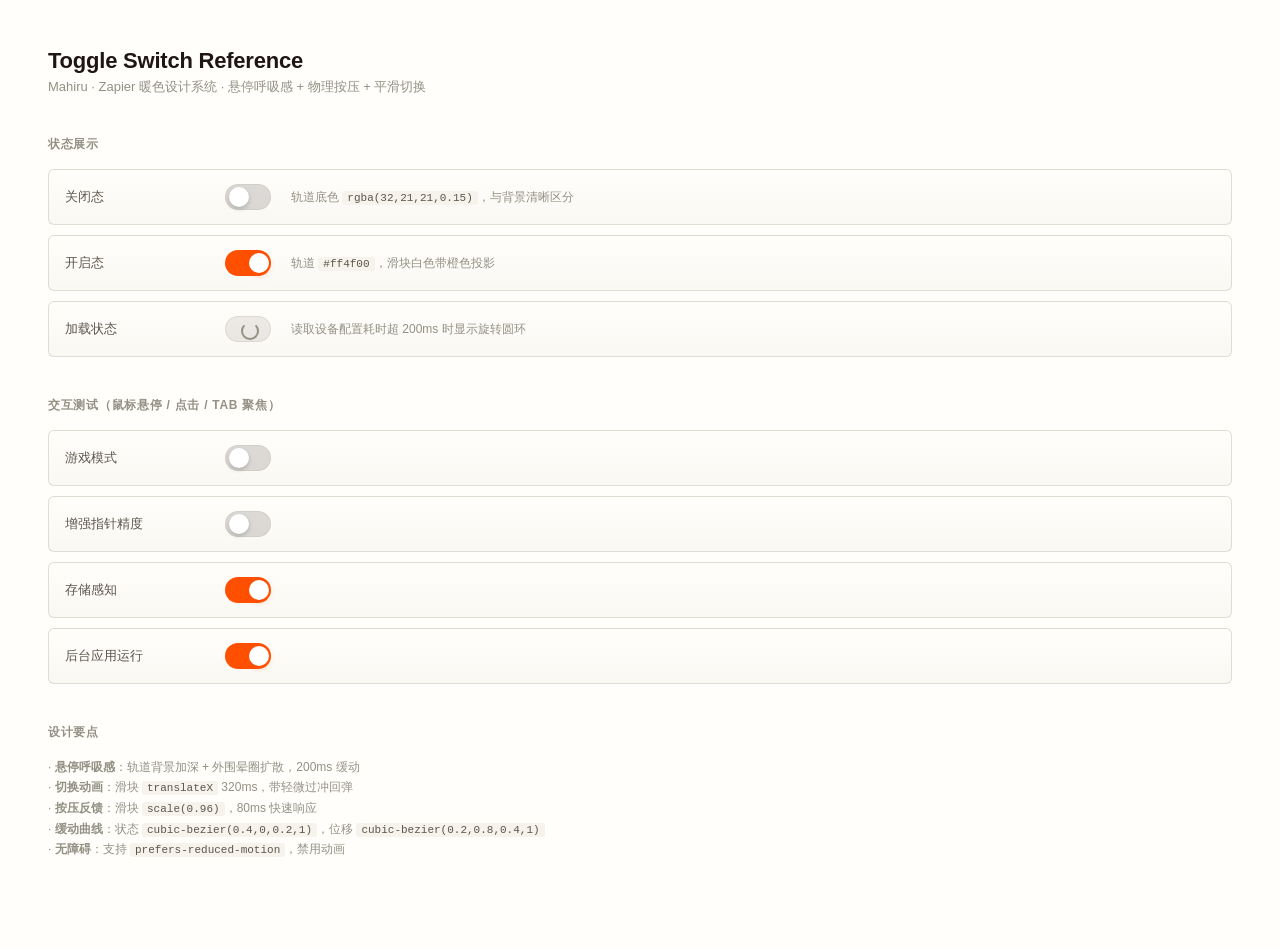
<file: design/preview-switch.html>
<!DOCTYPE html>
<html lang="zh-CN">
<head>
<meta charset="UTF-8">
<title>Toggle Switch Reference — Mahiru</title>
<style>
  :root {
    /* 轨道 */
    --toggle-track-off: rgba(32, 21, 21, 0.15);
    --toggle-track-off-hover: rgba(32, 21, 21, 0.20);
    --toggle-track-on: #ff4f00;
    --toggle-track-on-hover: #ff5a1a;
    --toggle-track-border-off: rgba(197, 192, 177, 0.4);
    --toggle-track-border-on: rgba(255, 79, 0, 0.3);

    /* 滑块 */
    --toggle-thumb: #ffffff;
    --toggle-thumb-shadow: 0 2px 4px rgba(0, 0, 6, 0.2);
    --toggle-thumb-shadow-hover: 0 2px 6px rgba(0, 0, 6, 0.25);
    --toggle-thumb-shadow-on: 0 2px 6px rgba(255, 79, 0, 0.3);

    /* 晕圈 */
    --toggle-halo-off: 0 0 0 4px rgba(32, 21, 21, 0.06);
    --toggle-halo-on: 0 0 0 4px rgba(255, 79, 0, 0.08);

    /* 焦点 */
    --toggle-focus: 0 0 0 3px rgba(255, 79, 0, 0.15);

    /* 缓动 */
    --ease-state: cubic-bezier(0.4, 0, 0.2, 1);
    --ease-slide: cubic-bezier(0.2, 0.8, 0.4, 1);

    /* 尺寸 */
    --toggle-w: 46px;
    --toggle-h: 26px;
    --toggle-pad: 3px;
    --toggle-thumb-size: 20px;
  }

  * { box-sizing: border-box; }

  body {
    margin: 0;
    padding: 48px;
    background: #fffefb;
    font-family: -apple-system, "Segoe UI", "PingFang SC", "Microsoft YaHei", sans-serif;
    color: #201515;
  }

  h1 {
    font-size: 22px;
    font-weight: 600;
    margin: 0 0 4px;
    letter-spacing: -0.01em;
  }
  .sub {
    font-size: 13px;
    color: #939084;
    margin: 0 0 40px;
  }

  .section {
    margin-bottom: 40px;
  }
  .section-title {
    font-size: 12px;
    font-weight: 600;
    color: #939084;
    text-transform: uppercase;
    letter-spacing: 0.06em;
    margin: 0 0 16px;
  }

  .row {
    display: flex;
    align-items: center;
    gap: 20px;
    padding: 14px 16px;
    background: linear-gradient(180deg, #fffefb, #faf8f3);
    border: 1px solid rgba(197, 192, 177, 0.5);
    border-radius: 6px;
    margin-bottom: 10px;
  }
  .row-label {
    font-size: 13px;
    color: #5c554c;
    min-width: 140px;
  }

  /* ===== 开关核心 ===== */
  .toggle {
    position: relative;
    display: inline-flex;
    align-items: center;
    width: var(--toggle-w);
    height: var(--toggle-h);
    border-radius: 999px;
    background: var(--toggle-track-off);
    border: 1px solid var(--toggle-track-border-off);
    cursor: pointer;
    padding: 0;
    outline: none;
    transition:
      background 200ms var(--ease-state),
      border-color 200ms var(--ease-state),
      box-shadow 200ms var(--ease-state);
  }

  .toggle .thumb {
    position: absolute;
    top: 50%;
    left: var(--toggle-pad);
    width: var(--toggle-thumb-size);
    height: var(--toggle-thumb-size);
    border-radius: 50%;
    background: var(--toggle-thumb);
    box-shadow: var(--toggle-thumb-shadow);
    transform: translate(0, -50%);
    will-change: transform;
    transition:
      transform 320ms var(--ease-slide),
      box-shadow 200ms var(--ease-state);
  }

  /* 开启态 */
  .toggle[aria-checked="true"] {
    background: var(--toggle-track-on);
    border-color: var(--toggle-track-border-on);
  }
  .toggle[aria-checked="true"] .thumb {
    transform: translate(20px, -50%);
    box-shadow: var(--toggle-thumb-shadow-on);
  }

  /* 悬停呼吸感 */
  .toggle:hover {
    background: var(--toggle-track-off-hover);
    box-shadow: var(--toggle-halo-off);
  }
  .toggle[aria-checked="true"]:hover {
    background: var(--toggle-track-on-hover);
    box-shadow: var(--toggle-halo-on);
  }
  .toggle:hover .thumb {
    box-shadow: var(--toggle-thumb-shadow-hover);
  }
  .toggle[aria-checked="true"]:hover .thumb {
    box-shadow: var(--toggle-thumb-shadow-on);
  }

  /* 按压反馈 */
  .toggle:active .thumb {
    transform: translate(0, -50%) scale(0.96);
    transition: transform 80ms var(--ease-state);
  }
  .toggle[aria-checked="true"]:active .thumb {
    transform: translate(20px, -50%) scale(0.96);
    transition: transform 80ms var(--ease-state);
  }

  /* 焦点 */
  .toggle:focus-visible {
    box-shadow: var(--toggle-focus);
  }

  /* ===== 加载状态 ===== */
  .toggle.loading {
    pointer-events: none;
    background: rgba(32, 21, 21, 0.08);
  }
  .toggle.loading .thumb {
    opacity: 0;
  }
  .toggle.loading::after {
    content: "";
    position: absolute;
    top: 50%;
    left: 50%;
    width: 14px;
    height: 14px;
    margin: -7px 0 0 -7px;
    border-radius: 50%;
    border: 2px solid #939084;
    border-top-color: transparent;
    animation: spin 800ms linear infinite;
  }
  @keyframes spin {
    to { transform: rotate(360deg); }
  }

  /* 无障碍：减少动效 */
  @media (prefers-reduced-motion: reduce) {
    .toggle, .toggle .thumb { transition: none; }
    .toggle.loading::after { animation: none; }
  }

  /* 提示 */
  .hint {
    font-size: 12px;
    color: #939084;
    margin-top: 8px;
    line-height: 1.7;
  }
  .hint code {
    background: #f5f3ec;
    padding: 1px 5px;
    border-radius: 3px;
    font-size: 11px;
    color: #5c554c;
  }
</style>
</head>
<body>

  <h1>Toggle Switch Reference</h1>
  <p class="sub">Mahiru · Zapier 暖色设计系统 · 悬停呼吸感 + 物理按压 + 平滑切换</p>

  <div class="section">
    <p class="section-title">状态展示</p>

    <div class="row">
      <span class="row-label">关闭态</span>
      <button class="toggle" role="switch" aria-checked="false" onclick="this.setAttribute('aria-checked', this.getAttribute('aria-checked')==='true'?'false':'true')">
        <span class="thumb"></span>
      </button>
      <span class="hint" style="margin:0">轨道底色 <code>rgba(32,21,21,0.15)</code>，与背景清晰区分</span>
    </div>

    <div class="row">
      <span class="row-label">开启态</span>
      <button class="toggle" role="switch" aria-checked="true" onclick="this.setAttribute('aria-checked', this.getAttribute('aria-checked')==='true'?'false':'true')">
        <span class="thumb"></span>
      </button>
      <span class="hint" style="margin:0">轨道 <code>#ff4f00</code>，滑块白色带橙色投影</span>
    </div>

    <div class="row">
      <span class="row-label">加载状态</span>
      <button class="toggle loading" role="switch" aria-checked="false">
        <span class="thumb"></span>
      </button>
      <span class="hint" style="margin:0">读取设备配置耗时超 200ms 时显示旋转圆环</span>
    </div>
  </div>

  <div class="section">
    <p class="section-title">交互测试（鼠标悬停 / 点击 / Tab 聚焦）</p>

    <div class="row">
      <span class="row-label">游戏模式</span>
      <button class="toggle" role="switch" aria-checked="false" onclick="this.setAttribute('aria-checked', this.getAttribute('aria-checked')==='true'?'false':'true')">
        <span class="thumb"></span>
      </button>
    </div>

    <div class="row">
      <span class="row-label">增强指针精度</span>
      <button class="toggle" role="switch" aria-checked="false" onclick="this.setAttribute('aria-checked', this.getAttribute('aria-checked')==='true'?'false':'true')">
        <span class="thumb"></span>
      </button>
    </div>

    <div class="row">
      <span class="row-label">存储感知</span>
      <button class="toggle" role="switch" aria-checked="true" onclick="this.setAttribute('aria-checked', this.getAttribute('aria-checked')==='true'?'false':'true')">
        <span class="thumb"></span>
      </button>
    </div>

    <div class="row">
      <span class="row-label">后台应用运行</span>
      <button class="toggle" role="switch" aria-checked="true" onclick="this.setAttribute('aria-checked', this.getAttribute('aria-checked')==='true'?'false':'true')">
        <span class="thumb"></span>
      </button>
    </div>
  </div>

  <div class="section">
    <p class="section-title">设计要点</p>
    <p class="hint">
      · <strong>悬停呼吸感</strong>：轨道背景加深 + 外围晕圈扩散，200ms 缓动<br>
      · <strong>切换动画</strong>：滑块 <code>translateX</code> 320ms，带轻微过冲回弹<br>
      · <strong>按压反馈</strong>：滑块 <code>scale(0.96)</code>，80ms 快速响应<br>
      · <strong>缓动曲线</strong>：状态 <code>cubic-bezier(0.4,0,0.2,1)</code>，位移 <code>cubic-bezier(0.2,0.8,0.4,1)</code><br>
      · <strong>无障碍</strong>：支持 <code>prefers-reduced-motion</code>，禁用动画
    </p>
  </div>

</body>
</html>
</file>
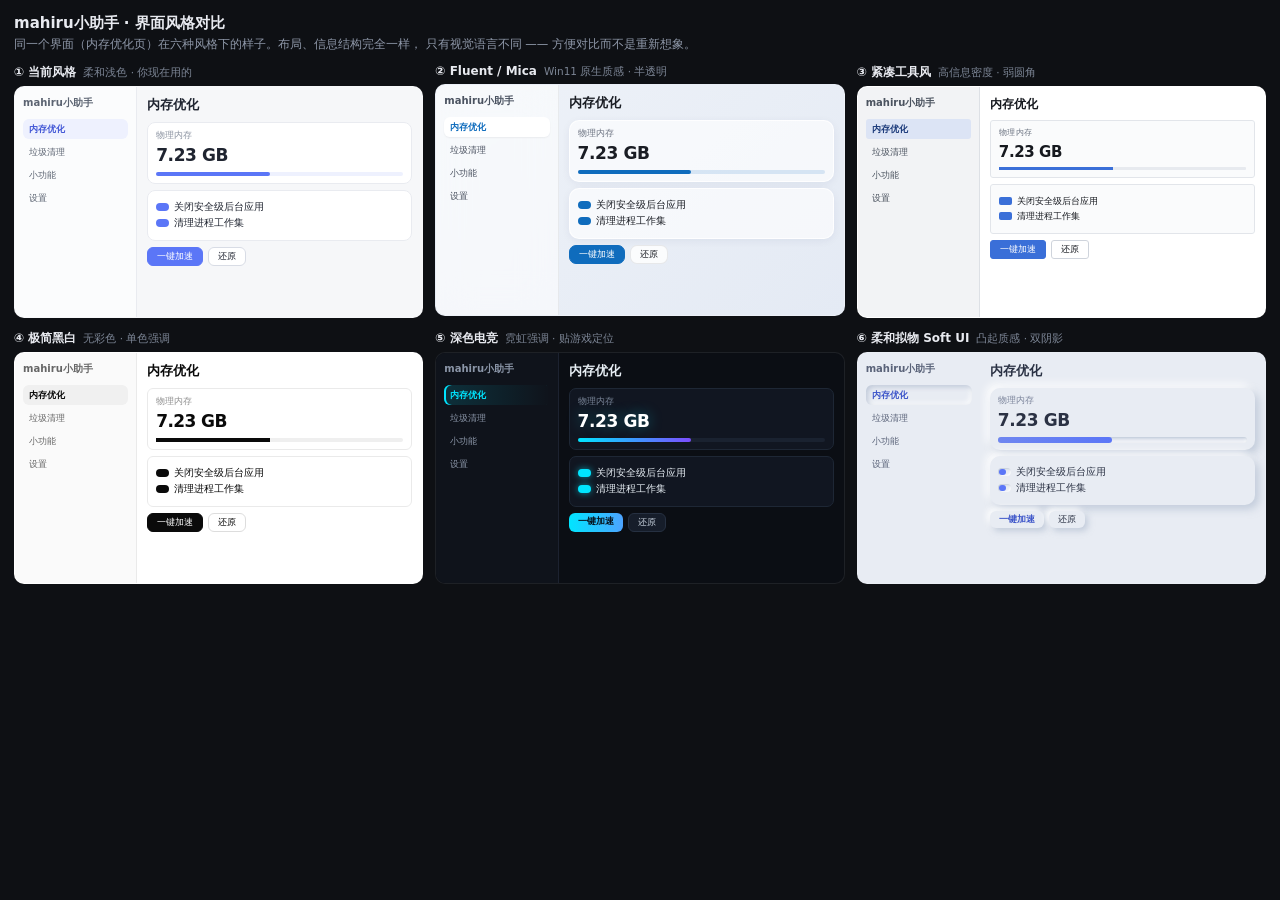
<file: design/styles.html>
<!DOCTYPE html>
<html lang="zh-CN">
<head>
<meta charset="UTF-8">
<title>mahiru 界面风格预览</title>
<style>
  * { box-sizing: border-box; margin: 0; padding: 0; }
  body {
    font-family: "Segoe UI Variable Text", "Segoe UI", "Microsoft YaHei UI",
                 "Microsoft YaHei", system-ui, sans-serif;
    background: #0E1014; color: #E8EAF0; padding: 14px;
  }
  .page-h {
    font-size: 15px; font-weight: 600; margin-bottom: 4px;
  }
  .page-s { font-size: 11.5px; color: #8E97A8; margin-bottom: 12px; }
  .grid {
    display: grid; grid-template-columns: repeat(3, 1fr);
    gap: 12px;
  }
  .cell { }
  .cell-label {
    font-size: 12px; font-weight: 600; margin-bottom: 5px;
    display: flex; align-items: baseline; gap: 7px;
  }
  .cell-label span {
    font-weight: 400; font-size: 10.5px; color: #7C8595;
  }
  .demo {
    height: 232px; border-radius: 10px; overflow: hidden;
    display: flex; font-size: 9.5px; line-height: 1.35;
    border: 1px solid rgba(255,255,255,.08);
  }
  .side {
    width: 30%; padding: 9px 8px; display: flex; flex-direction: column; gap: 3px;
  }
  .brand { font-weight: 600; font-size: 10px; margin-bottom: 6px; }
  .n { padding: 4px 6px; border-radius: 6px; font-size: 9px; }
  .main { flex: 1; padding: 9px 10px; overflow: hidden; }
  .h1 { font-size: 13px; font-weight: 650; margin-bottom: 8px; }
  .card { padding: 7px 8px; margin-bottom: 6px; }
  .lbl { font-size: 8.5px; margin-bottom: 3px; }
  .val { font-size: 17px; font-weight: 650; letter-spacing: -.4px; }
  .bar { height: 4px; border-radius: 3px; margin-top: 5px; }
  .row2 { display: flex; gap: 6px; }
  .row2 > * { flex: 1; }
  .opt { display: flex; align-items: center; gap: 5px; margin: 3px 0; }
  .dot { width: 13px; height: 8px; border-radius: 5px; flex: none; }
  .btnrow { display: flex; gap: 5px; margin-top: 6px; }
  .b { padding: 3px 9px; border-radius: 6px; font-size: 8.5px; }

  /* ============ 1. 当前风格：柔和浅色卡片 ============ */
  .s1 { background: #F6F7F9; color: #1F2430; }
  .s1 .side { background: #FBFCFD; border-right: 1px solid #E9EBF0; color: #5C6472; }
  .s1 .n.on { background: #EEF1FE; color: #4257D6; font-weight: 600; }
  .s1 .card { background: #fff; border: 1px solid #E9EBF0; border-radius: 8px; }
  .s1 .lbl { color: #8A92A0; }
  .s1 .bar { background: #EEF1FE; }
  .s1 .bar > i { display: block; width: 46%; height: 100%; background: #5B76F7; border-radius: 3px; }
  .s1 .dot { background: #5B76F7; }
  .s1 .b { background: #fff; border: 1px solid #D8DCE5; }
  .s1 .b.p { background: #5B76F7; color: #fff; border-color: #5B76F7; }

  /* ============ 2. Fluent / Mica：Win11 原生感 ============ */
  .s2 { background: linear-gradient(140deg,#EEF2F8,#E4EAF4); color: #1A1D24; }
  .s2 .side {
    background: rgba(255,255,255,.55); backdrop-filter: blur(18px);
    border-right: 1px solid rgba(0,0,0,.06); color: #4A5260;
  }
  .s2 .n.on {
    background: rgba(255,255,255,.9); color: #0F6CBD;
    box-shadow: 0 1px 2px rgba(0,0,0,.06); font-weight: 600;
  }
  .s2 .card {
    background: rgba(255,255,255,.62); border: 1px solid rgba(255,255,255,.85);
    border-radius: 10px; box-shadow: 0 2px 8px rgba(20,40,80,.06);
  }
  .s2 .lbl { color: #6B7280; }
  .s2 .bar { background: rgba(15,108,189,.14); }
  .s2 .bar > i { display: block; width: 46%; height: 100%; background: #0F6CBD; border-radius: 3px; }
  .s2 .dot { background: #0F6CBD; }
  .s2 .b { background: rgba(255,255,255,.8); border: 1px solid rgba(0,0,0,.08); border-radius: 7px; }
  .s2 .b.p { background: #0F6CBD; color: #fff; border-color: #0F6CBD; }

  /* ============ 3. 紧凑工具风：高密度 ============ */
  .s3 { background: #FFFFFF; color: #16191F; font-size: 9px; }
  .s3 .side { background: #F2F3F5; border-right: 1px solid #DDE0E5; color: #4B535F; }
  .s3 .n { border-radius: 3px; }
  .s3 .n.on { background: #DCE4F5; color: #1B3A7A; font-weight: 600; }
  .s3 .card { background: #FAFBFC; border: 1px solid #E2E5EA; border-radius: 3px; }
  .s3 .h1 { font-size: 12px; }
  .s3 .lbl { color: #6A7280; text-transform: uppercase; letter-spacing: .4px; font-size: 8px; }
  .s3 .val { font-size: 15px; font-variant-numeric: tabular-nums; }
  .s3 .bar { background: #E7EAEF; border-radius: 1px; height: 3px; }
  .s3 .bar > i { display: block; width: 46%; height: 100%; background: #3A6FD8; }
  .s3 .dot { background: #3A6FD8; border-radius: 2px; }
  .s3 .b { background: #fff; border: 1px solid #CFD4DC; border-radius: 3px; }
  .s3 .b.p { background: #3A6FD8; color: #fff; border-color: #3A6FD8; }

  /* ============ 4. 极简黑白 + 单色强调 ============ */
  .s4 { background: #FFFFFF; color: #0A0A0A; }
  .s4 .side { background: #FAFAFA; border-right: 1px solid #EAEAEA; color: #666; }
  .s4 .n.on { background: #F0F0F0; color: #0A0A0A; font-weight: 600; }
  .s4 .card { background: #fff; border: 1px solid #EAEAEA; border-radius: 6px; }
  .s4 .lbl { color: #8F8F8F; }
  .s4 .val { letter-spacing: -.6px; }
  .s4 .bar { background: #EFEFEF; }
  .s4 .bar > i { display: block; width: 46%; height: 100%; background: #0A0A0A; }
  .s4 .dot { background: #0A0A0A; }
  .s4 .b { background: #fff; border: 1px solid #DDD; border-radius: 6px; }
  .s4 .b.p { background: #0A0A0A; color: #fff; border-color: #0A0A0A; }

  /* ============ 5. 深色电竞：霓虹强调 ============ */
  .s5 { background: #0B0E14; color: #E6EDF3; }
  .s5 .side { background: #0F131B; border-right: 1px solid #1C2230; color: #8B96A8; }
  .s5 .n.on {
    background: linear-gradient(90deg, rgba(0,229,255,.14), transparent);
    color: #00E5FF; font-weight: 600;
    box-shadow: inset 2px 0 0 #00E5FF;
  }
  .s5 .card { background: #111621; border: 1px solid #1E2735; border-radius: 7px; }
  .s5 .lbl { color: #7A8698; }
  .s5 .val { color: #fff; text-shadow: 0 0 14px rgba(0,229,255,.35); }
  .s5 .bar { background: #1A2230; }
  .s5 .bar > i {
    display: block; width: 46%; height: 100%; border-radius: 3px;
    background: linear-gradient(90deg,#00E5FF,#7C4DFF);
  }
  .s5 .dot { background: #00E5FF; box-shadow: 0 0 7px rgba(0,229,255,.6); }
  .s5 .b { background: #161D2A; border: 1px solid #263041; color: #C6D0DC; }
  .s5 .b.p {
    background: linear-gradient(90deg,#00E5FF,#4DA3FF); color: #06121C;
    border: 0; font-weight: 700;
  }

  /* ============ 6. 柔和拟物 Soft UI ============ */
  .s6 { background: #E8ECF3; color: #2B3244; }
  .s6 .side { background: #E8ECF3; color: #5A6379; }
  .s6 .n.on {
    background: #E8ECF3; color: #3D55C9; font-weight: 600;
    box-shadow: inset 2px 2px 5px rgba(163,177,198,.6),
                inset -2px -2px 5px rgba(255,255,255,.85);
  }
  .s6 .card {
    background: #E8ECF3; border: 0; border-radius: 10px;
    box-shadow: 4px 4px 9px rgba(163,177,198,.55),
                -4px -4px 9px rgba(255,255,255,.9);
  }
  .s6 .lbl { color: #7A839A; }
  .s6 .val { color: #2B3244; }
  .s6 .bar {
    background: #E8ECF3; height: 6px;
    box-shadow: inset 1px 1px 3px rgba(163,177,198,.7),
                inset -1px -1px 3px rgba(255,255,255,.9);
  }
  .s6 .bar > i {
    display: block; width: 46%; height: 100%; border-radius: 3px;
    background: linear-gradient(90deg,#6E86F0,#5B76F7);
  }
  .s6 .dot {
    background: #E8ECF3;
    box-shadow: inset 1px 1px 2px rgba(163,177,198,.6),
                inset -1px -1px 2px rgba(255,255,255,.9);
    position: relative;
  }
  .s6 .dot::after {
    content: ''; position: absolute; left: 1px; top: 1px;
    width: 7px; height: 6px; border-radius: 4px; background: #5B76F7;
  }
  .s6 .b {
    background: #E8ECF3; border: 0;
    box-shadow: 3px 3px 6px rgba(163,177,198,.55),
                -3px -3px 6px rgba(255,255,255,.9);
  }
  .s6 .b.p { color: #3D55C9; font-weight: 650; }
</style>
</head>
<body>

<div class="page-h">mahiru小助手 · 界面风格对比</div>
<div class="page-s">
  同一个界面（内存优化页）在六种风格下的样子。布局、信息结构完全一样，
  只有视觉语言不同 —— 方便对比而不是重新想象。
</div>

<div class="grid">

  <!-- ================================================ 1 -->
  <div class="cell">
    <div class="cell-label">① 当前风格<span>柔和浅色 · 你现在用的</span></div>
    <div class="demo s1">
      <div class="side">
        <div class="brand">mahiru小助手</div>
        <div class="n on">内存优化</div><div class="n">垃圾清理</div>
        <div class="n">小功能</div><div class="n">设置</div>
      </div>
      <div class="main">
        <div class="h1">内存优化</div>
        <div class="card">
          <div class="lbl">物理内存</div><div class="val">7.23 GB</div>
          <div class="bar"><i></i></div>
        </div>
        <div class="card">
          <div class="opt"><span class="dot"></span>关闭安全级后台应用</div>
          <div class="opt"><span class="dot"></span>清理进程工作集</div>
        </div>
        <div class="btnrow"><div class="b p">一键加速</div><div class="b">还原</div></div>
      </div>
    </div>
  </div>

  <!-- ================================================ 2 -->
  <div class="cell">
    <div class="cell-label">② Fluent / Mica<span>Win11 原生质感 · 半透明</span></div>
    <div class="demo s2">
      <div class="side">
        <div class="brand">mahiru小助手</div>
        <div class="n on">内存优化</div><div class="n">垃圾清理</div>
        <div class="n">小功能</div><div class="n">设置</div>
      </div>
      <div class="main">
        <div class="h1">内存优化</div>
        <div class="card">
          <div class="lbl">物理内存</div><div class="val">7.23 GB</div>
          <div class="bar"><i></i></div>
        </div>
        <div class="card">
          <div class="opt"><span class="dot"></span>关闭安全级后台应用</div>
          <div class="opt"><span class="dot"></span>清理进程工作集</div>
        </div>
        <div class="btnrow"><div class="b p">一键加速</div><div class="b">还原</div></div>
      </div>
    </div>
  </div>

  <!-- ================================================ 3 -->
  <div class="cell">
    <div class="cell-label">③ 紧凑工具风<span>高信息密度 · 弱圆角</span></div>
    <div class="demo s3">
      <div class="side">
        <div class="brand">mahiru小助手</div>
        <div class="n on">内存优化</div><div class="n">垃圾清理</div>
        <div class="n">小功能</div><div class="n">设置</div>
      </div>
      <div class="main">
        <div class="h1">内存优化</div>
        <div class="card">
          <div class="lbl">物理内存</div><div class="val">7.23 GB</div>
          <div class="bar"><i></i></div>
        </div>
        <div class="card">
          <div class="opt"><span class="dot"></span>关闭安全级后台应用</div>
          <div class="opt"><span class="dot"></span>清理进程工作集</div>
        </div>
        <div class="btnrow"><div class="b p">一键加速</div><div class="b">还原</div></div>
      </div>
    </div>
  </div>

  <!-- ================================================ 4 -->
  <div class="cell">
    <div class="cell-label">④ 极简黑白<span>无彩色 · 单色强调</span></div>
    <div class="demo s4">
      <div class="side">
        <div class="brand">mahiru小助手</div>
        <div class="n on">内存优化</div><div class="n">垃圾清理</div>
        <div class="n">小功能</div><div class="n">设置</div>
      </div>
      <div class="main">
        <div class="h1">内存优化</div>
        <div class="card">
          <div class="lbl">物理内存</div><div class="val">7.23 GB</div>
          <div class="bar"><i></i></div>
        </div>
        <div class="card">
          <div class="opt"><span class="dot"></span>关闭安全级后台应用</div>
          <div class="opt"><span class="dot"></span>清理进程工作集</div>
        </div>
        <div class="btnrow"><div class="b p">一键加速</div><div class="b">还原</div></div>
      </div>
    </div>
  </div>

  <!-- ================================================ 5 -->
  <div class="cell">
    <div class="cell-label">⑤ 深色电竞<span>霓虹强调 · 贴游戏定位</span></div>
    <div class="demo s5">
      <div class="side">
        <div class="brand">mahiru小助手</div>
        <div class="n on">内存优化</div><div class="n">垃圾清理</div>
        <div class="n">小功能</div><div class="n">设置</div>
      </div>
      <div class="main">
        <div class="h1">内存优化</div>
        <div class="card">
          <div class="lbl">物理内存</div><div class="val">7.23 GB</div>
          <div class="bar"><i></i></div>
        </div>
        <div class="card">
          <div class="opt"><span class="dot"></span>关闭安全级后台应用</div>
          <div class="opt"><span class="dot"></span>清理进程工作集</div>
        </div>
        <div class="btnrow"><div class="b p">一键加速</div><div class="b">还原</div></div>
      </div>
    </div>
  </div>

  <!-- ================================================ 6 -->
  <div class="cell">
    <div class="cell-label">⑥ 柔和拟物 Soft UI<span>凸起质感 · 双阴影</span></div>
    <div class="demo s6">
      <div class="side">
        <div class="brand">mahiru小助手</div>
        <div class="n on">内存优化</div><div class="n">垃圾清理</div>
        <div class="n">小功能</div><div class="n">设置</div>
      </div>
      <div class="main">
        <div class="h1">内存优化</div>
        <div class="card">
          <div class="lbl">物理内存</div><div class="val">7.23 GB</div>
          <div class="bar"><i></i></div>
        </div>
        <div class="card">
          <div class="opt"><span class="dot"></span>关闭安全级后台应用</div>
          <div class="opt"><span class="dot"></span>清理进程工作集</div>
        </div>
        <div class="btnrow"><div class="b p">一键加速</div><div class="b">还原</div></div>
      </div>
    </div>
  </div>

</div>

</body>
</html>
</file>
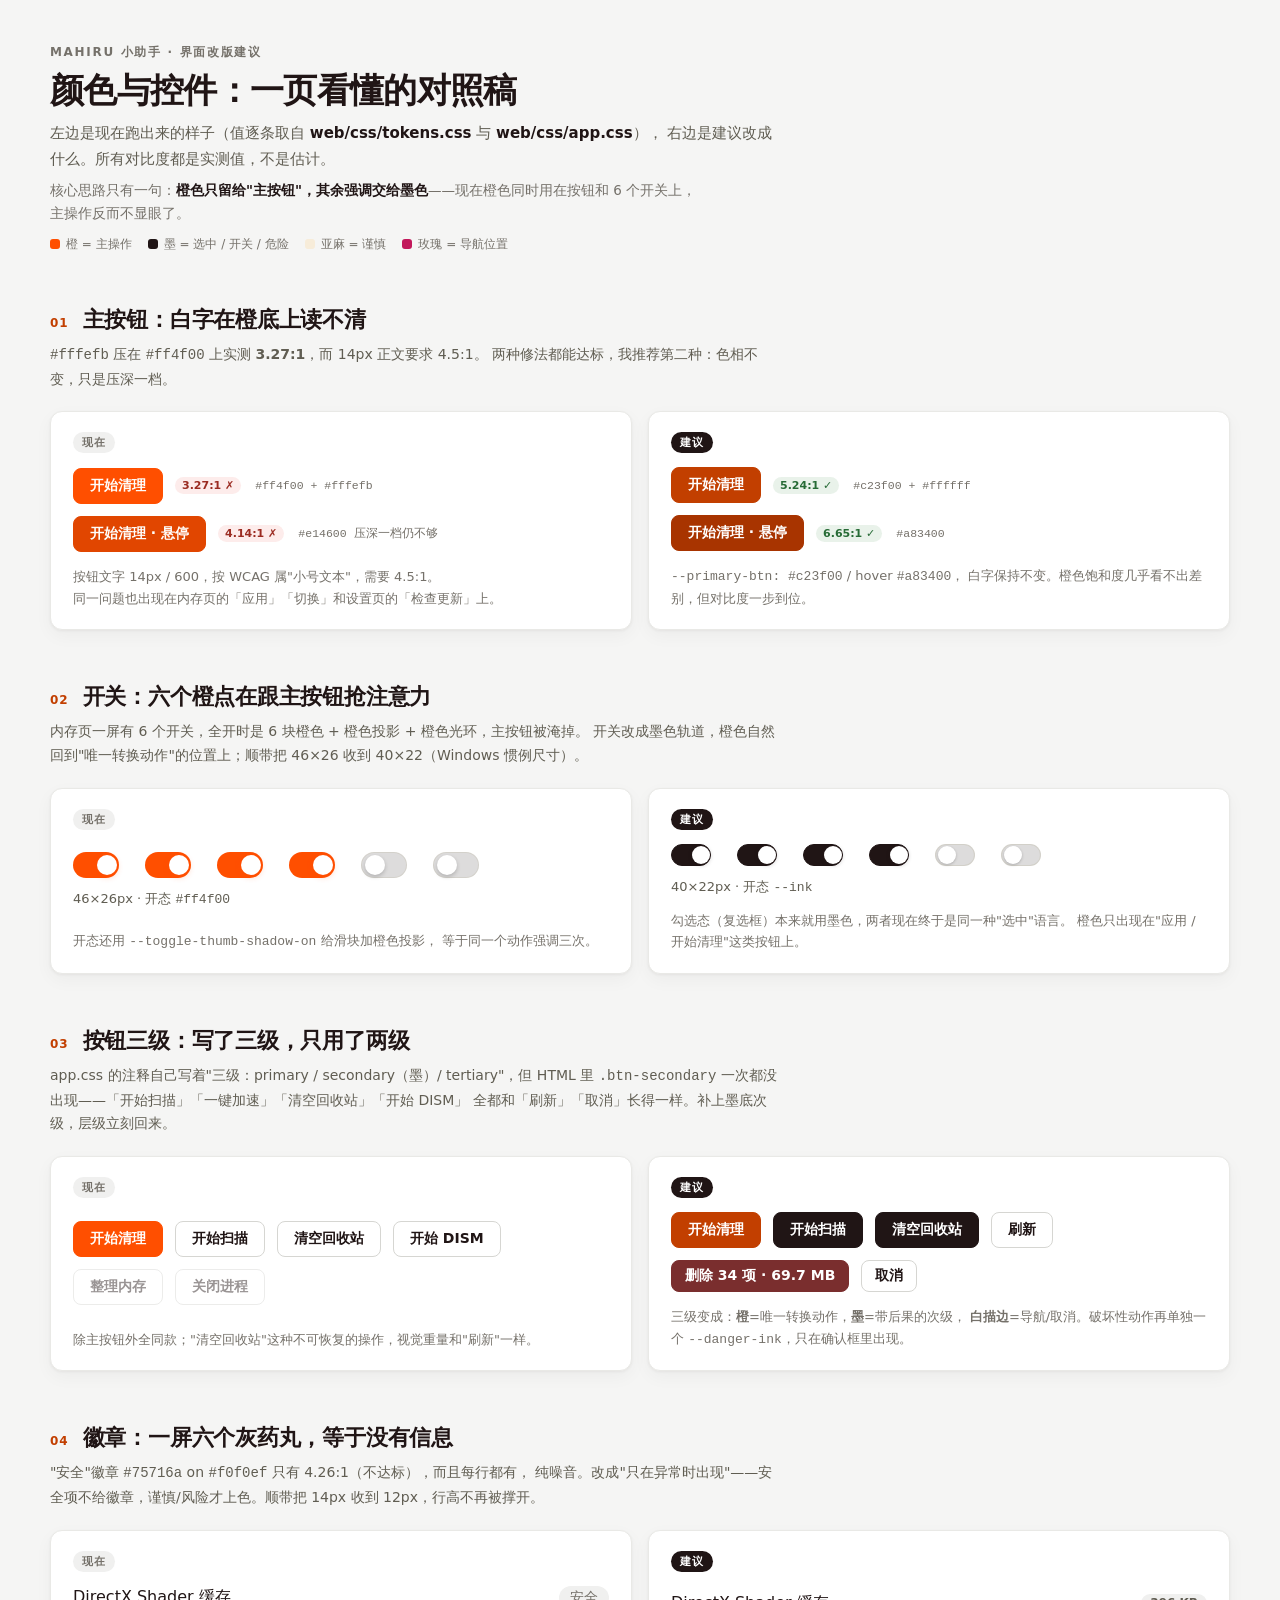
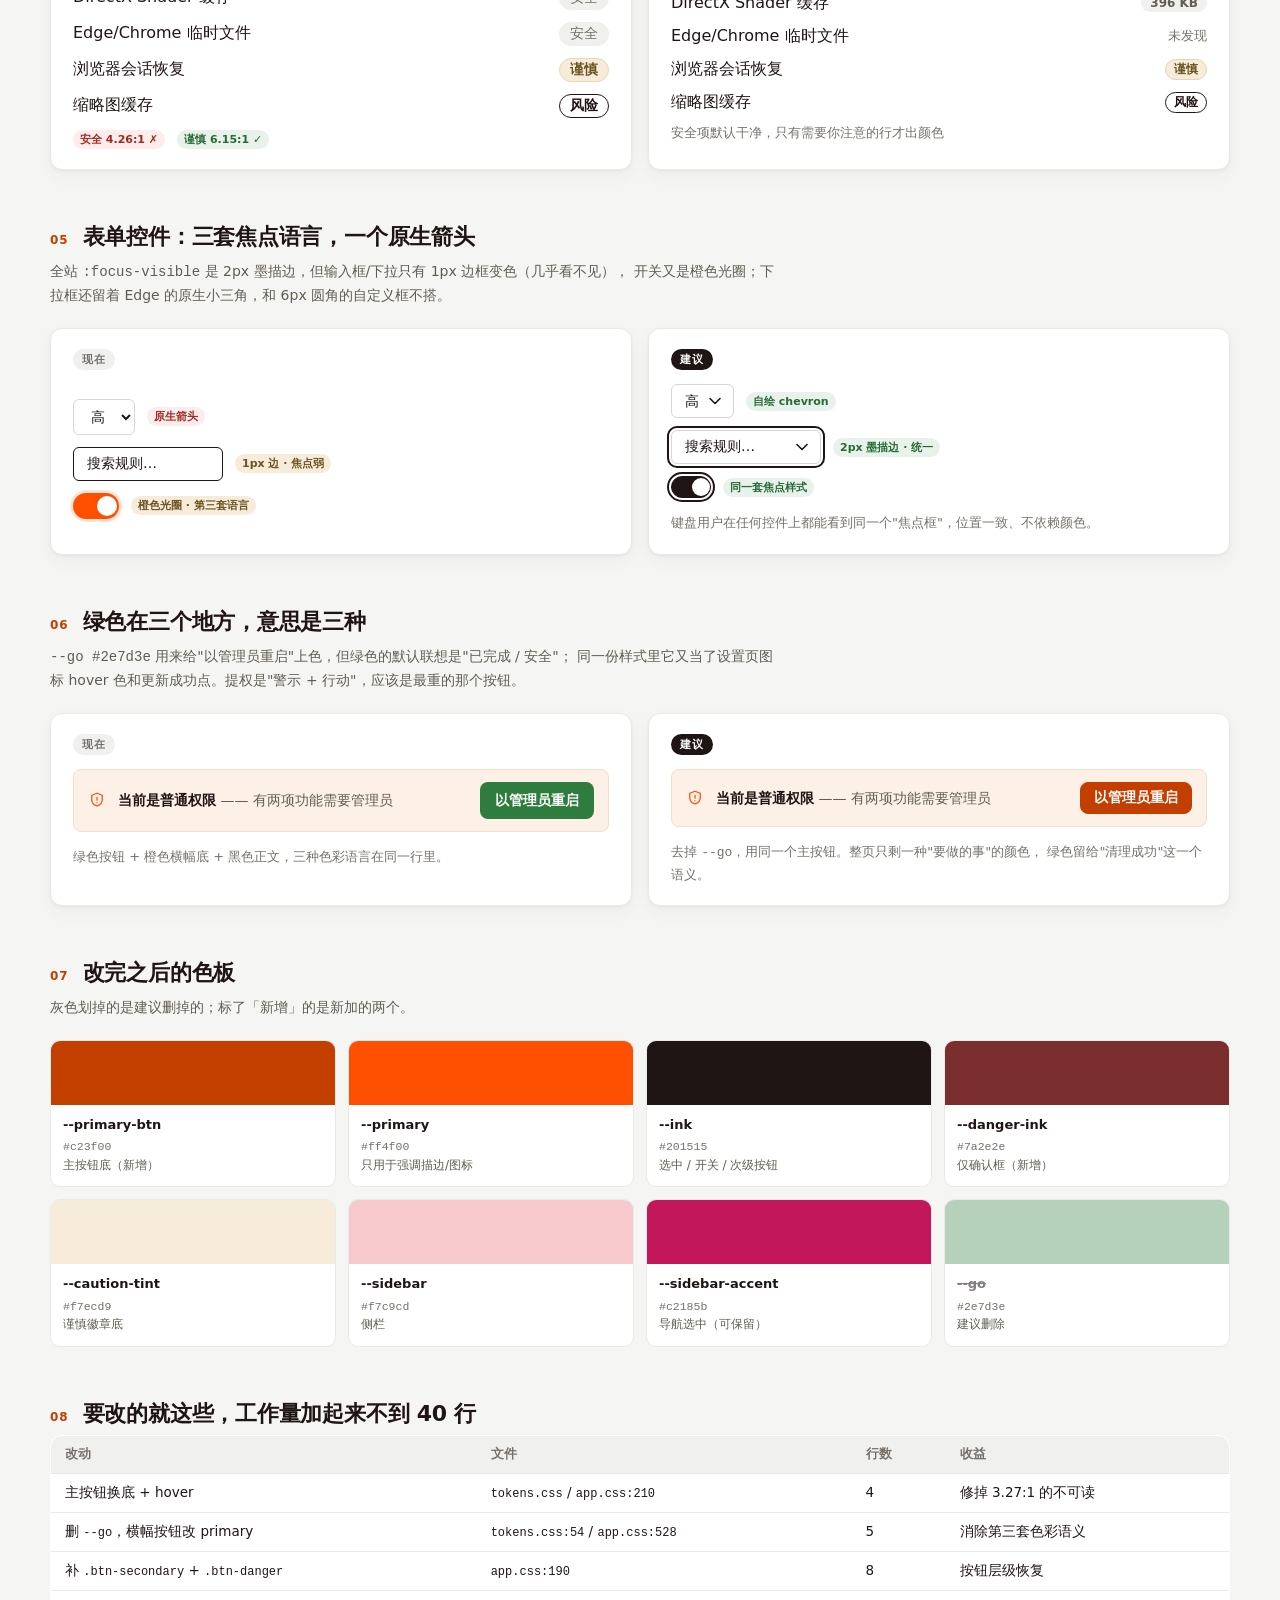
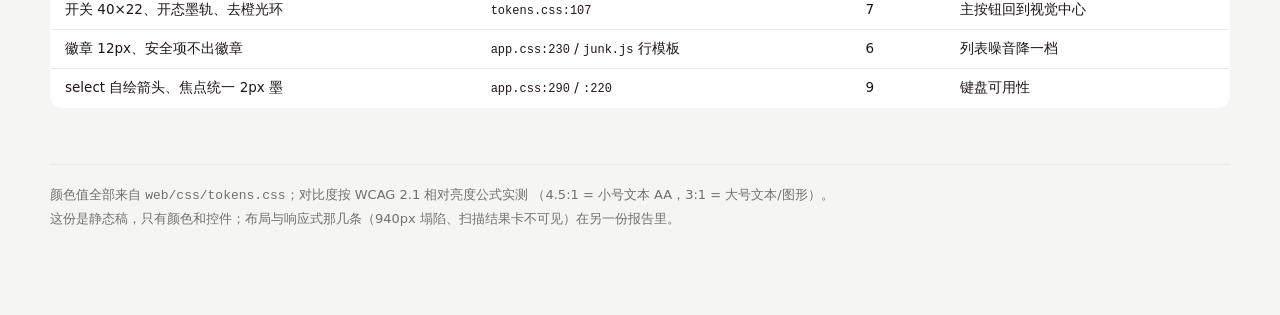
<file: design/preview/colors-controls.html>
<!DOCTYPE html>
<html lang="zh-CN">
<head>
<meta charset="utf-8">
<title>Mahiru · 颜色与控件改版建议</title>
<style>
  /* ============================================================
     现状令牌（取自 web/css/tokens.css + app.css）
     ============================================================ */
  :root{
    --primary:#ff4f00; --primary-ink:#e14600; --on-primary:#fffefb;
    --go:#2e7d3e; --go-ink:#276b36;
    --ink:#201515; --ink-soft:#2f2a26;
    --body:#605d52; --body-mid:#75716a; --mute:#c5c0b1;
    --canvas:#f5f5f4; --canvas-soft:#f0f0ef; --surface-hover:#ececea;
    --surface:#fff; --border:#e9e9e6; --border-strong:#d6d6d2;
    --sidebar:#f7c9cd; --sidebar-accent:#c2185b;
    --caution-tint:#f7ecd9; --caution-ink:#6b5423; --banner-tint:#fdf0e6;
    --shadow-1:0 1px 3px rgba(32,21,21,.05),0 6px 18px rgba(32,21,21,.04);
    --r-md:8px; --r-sm:6px; --r-pill:9999px;
    --font:"Inter","Noto Sans SC",system-ui,-apple-system,"Segoe UI","Microsoft YaHei",sans-serif;
    --fs-body:16px; --fs-small:14px; --fs-num:24px;

    /* 建议新增 */
    --primary-btn:#c23f00; --primary-btn-ink:#a83400;
    --danger-ink:#7a2e2e;
  }
  *{box-sizing:border-box}
  body{
    margin:0; padding:44px 48px 80px;
    font-family:var(--font); font-size:var(--fs-body);
    color:var(--ink); background:var(--canvas);
    -webkit-font-smoothing:antialiased;
  }
  .wrap{max-width:1180px;margin:0 auto}

  /* ---------------- 文档排版 ---------------- */
  .kicker{font-size:12px;letter-spacing:.14em;text-transform:uppercase;
    color:var(--body-mid);font-weight:600;margin:0 0 10px}
  h1{font-size:34px;line-height:1.15;letter-spacing:-.02em;margin:0 0 10px;font-weight:700}
  .lede{font-size:15px;line-height:1.75;color:var(--body);margin:0 0 6px;max-width:76ch}
  .lede b{color:var(--ink);font-weight:600}
  .meta{font-size:13px;color:var(--body-mid);margin-top:14px}

  section{margin-top:52px}
  .sec-head{display:flex;align-items:baseline;gap:14px;margin-bottom:6px}
  .sec-no{font-size:12px;font-weight:700;color:var(--primary-btn);letter-spacing:.08em}
  h2{font-size:22px;letter-spacing:-.01em;margin:0;font-weight:650}
  .sec-sub{font-size:14px;line-height:1.7;color:var(--body);margin:8px 0 20px;max-width:82ch}

  .pair{display:grid;grid-template-columns:1fr 1fr;gap:16px;align-items:stretch}
  .pane{background:var(--surface);border:1px solid var(--border);border-radius:12px;
    box-shadow:var(--shadow-1);padding:20px 22px;display:flex;flex-direction:column;gap:14px}
  .pane .tag{align-self:flex-start;font-size:11px;font-weight:700;letter-spacing:.1em;
    padding:3px 9px;border-radius:var(--r-pill);background:var(--canvas-soft);color:var(--body-mid)}
  .pane.next .tag{background:var(--ink);color:#fff}
  .pane .note{font-size:13px;line-height:1.65;color:var(--body-mid);margin:0}
  .demo{display:flex;flex-direction:column;gap:12px;flex:1;justify-content:center}
  .row{display:flex;align-items:center;gap:12px;flex-wrap:wrap}

  /* 对比度徽标 */
  .cr{font-size:11px;font-weight:700;padding:2px 7px;border-radius:var(--r-pill);
    font-variant-numeric:tabular-nums;white-space:nowrap}
  .cr.bad{background:#fdeceb;color:#9b2c22}
  .cr.ok{background:#e9f2ea;color:#276b36}
  .cr.warn{background:#f7ecd9;color:#6b5423}

  /* ============================================================
     组件（现状实现，逐条对齐 app.css）
     ============================================================ */
  .btn{
    display:inline-flex;align-items:center;gap:7px;
    padding:8px 16px;border-radius:var(--r-md);font-family:inherit;
    font-size:var(--fs-small);font-weight:600;
    border:1px solid var(--border-strong);background:transparent;
    color:var(--ink);cursor:pointer;
  }
  .btn-sm{padding:4px 13px}
  .btn-primary{background:var(--primary);border-color:var(--primary);color:var(--on-primary)}
  /* 现状：主按钮 hover 压深一档仍是白字 */
  .btn-primary.is-hover{background:var(--primary-ink);border-color:var(--primary-ink)}

  /* 建议：主按钮换底，保白字 */
  .btn2{
    display:inline-flex;align-items:center;gap:7px;
    padding:8px 16px;border-radius:var(--r-md);font-family:inherit;
    font-size:var(--fs-small);font-weight:600;
    border:1px solid var(--border-strong);background:transparent;
    color:var(--ink);cursor:pointer;
  }
  .btn2.primary{background:var(--primary-btn);border-color:var(--primary-btn);color:#fff}
  .btn2.primary.is-hover{background:var(--primary-btn-ink);border-color:var(--primary-btn-ink)}
  .btn2.secondary{background:var(--ink);border-color:var(--ink);color:#fff}
  .btn2.secondary.is-hover{background:var(--ink-soft);border-color:var(--ink-soft)}
  .btn2.danger{background:var(--danger-ink);border-color:var(--danger-ink);color:#fff}
  .btn2.ghost{background:transparent}
  .btn2.ghost.is-hover{background:var(--surface-hover);border-color:var(--ink)}
  .btn2.sm{padding:6px 13px}

  /* 开关：现状 46×26 */
  .sw{position:relative;width:46px;height:26px;border-radius:var(--r-pill);flex:none;
    background:rgba(32,21,21,.15);border:1px solid rgba(197,192,177,.4);display:inline-block}
  .sw::after{content:"";position:absolute;top:50%;left:3px;width:20px;height:20px;
    border-radius:50%;background:#fff;transform:translate(0,-50%);
    box-shadow:0 2px 4px rgba(0,0,6,.2)}
  .sw.on{background:var(--primary);border-color:rgba(255,79,0,.3)}
  .sw.on::after{transform:translate(20px,-50%);box-shadow:0 2px 6px rgba(255,79,0,.3)}

  /* 开关：建议 40×22 墨轨 */
  .sw2{position:relative;width:40px;height:22px;border-radius:var(--r-pill);flex:none;
    background:rgba(32,21,21,.15);border:1px solid rgba(197,192,177,.45);display:inline-block}
  .sw2::after{content:"";position:absolute;top:50%;left:2px;width:18px;height:18px;
    border-radius:50%;background:#fff;transform:translate(0,-50%);
    box-shadow:0 1px 3px rgba(0,0,6,.22)}
  .sw2.on{background:var(--ink);border-color:var(--ink)}
  .sw2.on::after{transform:translate(18px,-50%);box-shadow:0 1px 4px rgba(32,21,21,.28)}

  /* 复选框 */
  .cb{appearance:none;width:15px;height:15px;border:1.5px solid var(--border-strong);
    border-radius:var(--r-sm);background:#fff;position:relative;margin:0;cursor:pointer;flex:none}
  .cb:checked{background:var(--ink);border-color:var(--ink)}
  .cb:checked::after{content:"";position:absolute;left:4px;top:1px;width:4px;height:8px;
    border:solid #fff;border-width:0 2px 2px 0;transform:rotate(45deg)}

  /* 徽章 */
  .badge{font-size:var(--fs-small);padding:2px 10px;border-radius:var(--r-pill);
    font-weight:600;white-space:nowrap;background:var(--canvas-soft);
    color:var(--body);border:1px solid transparent;display:inline-block}
  .badge.safe{background:var(--canvas-soft);color:var(--body-mid);font-weight:500}
  .badge.caution{background:var(--caution-tint);border-color:#ead9b8;color:var(--caution-ink)}
  .badge.risky{background:#fff;border-color:var(--ink);color:var(--ink);font-weight:700}
  .badge2{font-size:12px;padding:1px 8px;border-radius:var(--r-pill);font-weight:600;
    white-space:nowrap;border:1px solid transparent;display:inline-block}
  .badge2.caution{background:var(--caution-tint);border-color:#e7d4b2;color:var(--caution-ink)}
  .badge2.risky{background:#fff;border-color:var(--ink);color:var(--ink);font-weight:700}
  .badge2.ok{background:var(--canvas-soft);color:var(--body)}

  /* select：现状（原生箭头） */
  .sel{font-family:inherit;font-size:var(--fs-small);padding:8px 13px;border-radius:var(--r-sm);
    border:1px solid var(--border-strong);background:#fff;color:var(--ink)}
  /* select：建议（自绘箭头） */
  .sel2{font-family:inherit;font-size:var(--fs-small);padding:8px 34px 8px 13px;
    border-radius:var(--r-sm);border:1px solid var(--border-strong);background:#fff;
    color:var(--ink);appearance:none;-webkit-appearance:none;
    background-image:url("data:image/svg+xml;utf8,<svg xmlns='http://www.w3.org/2000/svg' width='12' height='8' viewBox='0 0 12 8'><path d='M1 1.5 6 6.5 11 1.5' fill='none' stroke='%23201515' stroke-width='1.6' stroke-linecap='round' stroke-linejoin='round'/></svg>");
    background-repeat:no-repeat;background-position:right 12px center}

  /* 焦点 */
  .focus-old{outline:none;border:1px solid var(--ink)}
  .focus-new{outline:2px solid var(--ink);outline-offset:2px;border:1px solid var(--border-strong)}
  .focus-halo{outline:none;box-shadow:0 0 0 3px rgba(255,79,0,.15);border:1px solid rgba(255,79,0,.3)}

  /* 授权横幅 */
  .banner{display:flex;align-items:center;gap:12px;padding:12px 14px;
    border-radius:var(--r-md);background:var(--banner-tint);border:1px solid #f6ddc8;
    font-size:var(--fs-small);color:var(--body);line-height:1.6}
  .banner svg{flex:none;color:var(--primary);width:18px;height:18px}
  .banner > div{flex:1;min-width:0}
  .banner b{color:var(--ink);font-weight:700}
  .banner .go,.banner .btn2{flex:none;white-space:nowrap}
  .banner .go{background:var(--go);color:#fff;border:1px solid transparent;
    padding:6px 14px;border-radius:var(--r-md);font:inherit;font-weight:600;font-size:var(--fs-small);cursor:pointer}
  .hex{font-family:ui-monospace,Consolas,monospace;font-size:11.5px;color:var(--body-mid);margin-left:2px}

  /* 色板 */
  .swatches{display:grid;grid-template-columns:repeat(4,1fr);gap:12px}
  .sw-item{background:#fff;border:1px solid var(--border);border-radius:10px;overflow:hidden}
  .chip{height:64px}
  .sw-meta{padding:10px 12px 12px;font-size:12px;line-height:1.55;color:var(--body)}
  .sw-meta b{display:block;font-size:13px;color:var(--ink);font-weight:650;margin-bottom:2px}
  .sw-meta code{font-family:ui-monospace,Consolas,monospace;font-size:11.5px;color:var(--body-mid)}
  .strike{text-decoration:line-through;opacity:.55}

  /* 表格 */
  table{width:100%;border-collapse:collapse;font-size:13.5px;background:#fff;
    border:1px solid var(--border);border-radius:12px;overflow:hidden}
  th,td{text-align:left;padding:10px 14px;border-bottom:1px solid var(--border);vertical-align:top}
  th{background:var(--canvas-soft);font-weight:600;font-size:12.5px;color:var(--body-mid);
    letter-spacing:.02em;white-space:nowrap}
  tr:last-child td{border-bottom:none}
  td code{font-family:ui-monospace,Consolas,monospace;font-size:12px}

  .foot{margin-top:56px;padding-top:18px;border-top:1px solid var(--border);
    font-size:13px;color:var(--body-mid);line-height:1.8}
  .legend{display:flex;gap:16px;flex-wrap:wrap;font-size:12px;color:var(--body-mid);margin-top:10px}
  .legend span{display:inline-flex;align-items:center;gap:6px}
  .dot{width:10px;height:10px;border-radius:3px;display:inline-block}
</style>
</head>
<body>
<div class="wrap">

  <p class="kicker">Mahiru 小助手 · 界面改版建议</p>
  <h1>颜色与控件：一页看懂的对照稿</h1>
  <p class="lede">
    左边是现在跑出来的样子（值逐条取自 <b>web/css/tokens.css</b> 与 <b>web/css/app.css</b>），
    右边是建议改成什么。所有对比度都是实测值，不是估计。
  </p>
  <p class="lede" style="color:var(--body-mid);font-size:13.5px">
    核心思路只有一句：<b>橙色只留给"主按钮"，其余强调交给墨色</b>——现在橙色同时用在按钮和 6 个开关上，
    主操作反而不显眼了。
  </p>
  <div class="legend">
    <span><i class="dot" style="background:#ff4f00"></i>橙 = 主操作</span>
    <span><i class="dot" style="background:#201515"></i>墨 = 选中 / 开关 / 危险</span>
    <span><i class="dot" style="background:#f7ecd9"></i>亚麻 = 谨慎</span>
    <span><i class="dot" style="background:#c2185b"></i>玫瑰 = 导航位置</span>
  </div>

  <!-- ------------------------------------------------ 1 -->
  <section>
    <div class="sec-head"><span class="sec-no">01</span><h2>主按钮：白字在橙底上读不清</h2></div>
    <p class="sec-sub">
      <code>#fffefb</code> 压在 <code>#ff4f00</code> 上实测 <b>3.27:1</b>，而 14px 正文要求 4.5:1。
      两种修法都能达标，我推荐第二种：色相不变，只是压深一档。
    </p>

    <div class="pair">
      <div class="pane">
        <span class="tag">现在</span>
        <div class="demo">
          <div class="row">
            <button class="btn btn-primary">开始清理</button>
            <span class="cr bad">3.27:1 ✗</span>
            <span class="hex">#ff4f00 + #fffefb</span>
          </div>
          <div class="row">
            <button class="btn btn-primary is-hover">开始清理 · 悬停</button>
            <span class="cr bad">4.14:1 ✗</span>
            <span class="hex">#e14600 压深一档仍不够</span>
          </div>
        </div>
        <p class="note">按钮文字 14px / 600，按 WCAG 属"小号文本"，需要 4.5:1。<br>
          同一问题也出现在内存页的「应用」「切换」和设置页的「检查更新」上。</p>
      </div>

      <div class="pane next">
        <span class="tag">建议</span>
        <div class="demo">
          <div class="row">
            <button class="btn2 primary">开始清理</button>
            <span class="cr ok">5.24:1 ✓</span>
            <span class="hex">#c23f00 + #ffffff</span>
          </div>
          <div class="row">
            <button class="btn2 primary is-hover">开始清理 · 悬停</button>
            <span class="cr ok">6.65:1 ✓</span>
            <span class="hex">#a83400</span>
          </div>
        </div>
        <p class="note"><code>--primary-btn: #c23f00</code> / hover <code>#a83400</code>，
          白字保持不变。橙色饱和度几乎看不出差别，但对比度一步到位。</p>
      </div>
    </div>
  </section>

  <!-- ------------------------------------------------ 2 -->
  <section>
    <div class="sec-head"><span class="sec-no">02</span><h2>开关：六个橙点在跟主按钮抢注意力</h2></div>
    <p class="sec-sub">
      内存页一屏有 6 个开关，全开时是 6 块橙色 + 橙色投影 + 橙色光环，主按钮被淹掉。
      开关改成墨色轨道，橙色自然回到"唯一转换动作"的位置上；顺带把 46×26 收到 40×22（Windows 惯例尺寸）。
    </p>

    <div class="pair">
      <div class="pane">
        <span class="tag">现在</span>
        <div class="demo">
          <div class="row" style="gap:26px">
            <span class="sw on"></span><span class="sw on"></span><span class="sw on"></span>
            <span class="sw on"></span><span class="sw"></span><span class="sw"></span>
          </div>
          <div class="row" style="gap:18px;font-size:13px;color:var(--body)">
            <span>46×26px · 开态 <code>#ff4f00</code></span>
          </div>
        </div>
        <p class="note">开态还用 <code>--toggle-thumb-shadow-on</code> 给滑块加橙色投影，
          等于同一个动作强调三次。</p>
      </div>

      <div class="pane next">
        <span class="tag">建议</span>
        <div class="demo">
          <div class="row" style="gap:26px">
            <span class="sw2 on"></span><span class="sw2 on"></span><span class="sw2 on"></span>
            <span class="sw2 on"></span><span class="sw2"></span><span class="sw2"></span>
          </div>
          <div class="row" style="gap:18px;font-size:13px;color:var(--body)">
            <span>40×22px · 开态 <code>--ink</code></span>
          </div>
        </div>
        <p class="note">勾选态（复选框）本来就用墨色，两者现在终于是同一种"选中"语言。
          橙色只出现在"应用 / 开始清理"这类按钮上。</p>
      </div>
    </div>
  </section>

  <!-- ------------------------------------------------ 3 -->
  <section>
    <div class="sec-head"><span class="sec-no">03</span><h2>按钮三级：写了三级，只用了两级</h2></div>
    <p class="sec-sub">
      app.css 的注释自己写着"三级：primary / secondary（墨）/ tertiary"，但 HTML 里
      <code>.btn-secondary</code> 一次都没出现——「开始扫描」「一键加速」「清空回收站」「开始 DISM」
      全都和「刷新」「取消」长得一样。补上墨底次级，层级立刻回来。
    </p>

    <div class="pair">
      <div class="pane">
        <span class="tag">现在</span>
        <div class="demo">
          <div class="row">
            <button class="btn btn-primary">开始清理</button>
            <button class="btn">开始扫描</button>
            <button class="btn">清空回收站</button>
            <button class="btn">开始 DISM</button>
          </div>
          <div class="row">
            <button class="btn" disabled style="opacity:.45">整理内存</button>
            <button class="btn" disabled style="opacity:.45">关闭进程</button>
          </div>
        </div>
        <p class="note">除主按钮外全同款；"清空回收站"这种不可恢复的操作，视觉重量和"刷新"一样。</p>
      </div>

      <div class="pane next">
        <span class="tag">建议</span>
        <div class="demo">
          <div class="row">
            <button class="btn2 primary">开始清理</button>
            <button class="btn2 secondary">开始扫描</button>
            <button class="btn2 secondary">清空回收站</button>
            <button class="btn2 ghost">刷新</button>
          </div>
          <div class="row">
            <button class="btn2 danger sm">删除 34 项 · 69.7 MB</button>
            <button class="btn2 ghost sm">取消</button>
          </div>
        </div>
        <p class="note">三级变成：<b>橙</b>=唯一转换动作，<b>墨</b>=带后果的次级，
          <b>白描边</b>=导航/取消。破坏性动作再单独一个 <code>--danger-ink</code>，只在确认框里出现。</p>
      </div>
    </div>
  </section>

  <!-- ------------------------------------------------ 4 -->
  <section>
    <div class="sec-head"><span class="sec-no">04</span><h2>徽章：一屏六个灰药丸，等于没有信息</h2></div>
    <p class="sec-sub">
      "安全"徽章 <code>#75716a</code> on <code>#f0f0ef</code> 只有 4.26:1（不达标），而且每行都有，
      纯噪音。改成"只在异常时出现"——安全项不给徽章，谨慎/风险才上色。顺带把 14px 收到 12px，行高不再被撑开。
    </p>

    <div class="pair">
      <div class="pane">
        <span class="tag">现在</span>
        <div class="demo">
          <div class="row" style="justify-content:space-between"><span>DirectX Shader 缓存</span>
            <span class="badge safe">安全</span></div>
          <div class="row" style="justify-content:space-between"><span>Edge/Chrome 临时文件</span>
            <span class="badge safe">安全</span></div>
          <div class="row" style="justify-content:space-between"><span>浏览器会话恢复</span>
            <span class="badge caution">谨慎</span></div>
          <div class="row" style="justify-content:space-between"><span>缩略图缓存</span>
            <span class="badge risky">风险</span></div>
          <div class="row"><span class="cr bad">安全 4.26:1 ✗</span>
            <span class="cr ok">谨慎 6.15:1 ✓</span></div>
        </div>
      </div>

      <div class="pane next">
        <span class="tag">建议</span>
        <div class="demo">
          <div class="row" style="justify-content:space-between"><span>DirectX Shader 缓存</span>
            <span class="badge2 ok">396 KB</span></div>
          <div class="row" style="justify-content:space-between"><span>Edge/Chrome 临时文件</span>
            <span style="font-size:13px;color:var(--body-mid)">未发现</span></div>
          <div class="row" style="justify-content:space-between"><span>浏览器会话恢复</span>
            <span class="badge2 caution">谨慎</span></div>
          <div class="row" style="justify-content:space-between"><span>缩略图缓存</span>
            <span class="badge2 risky">风险</span></div>
          <div class="row"><span style="font-size:12.5px;color:var(--body-mid)">
            安全项默认干净，只有需要你注意的行才出颜色</span></div>
        </div>
      </div>
    </div>
  </section>

  <!-- ------------------------------------------------ 5 -->
  <section>
    <div class="sec-head"><span class="sec-no">05</span><h2>表单控件：三套焦点语言，一个原生箭头</h2></div>
    <p class="sec-sub">
      全站 <code>:focus-visible</code> 是 2px 墨描边，但输入框/下拉只有 1px 边框变色（几乎看不见），
      开关又是橙色光圈；下拉框还留着 Edge 的原生小三角，和 6px 圆角的自定义框不搭。
    </p>

    <div class="pair">
      <div class="pane">
        <span class="tag">现在</span>
        <div class="demo">
          <div class="row">
            <select class="sel"><option>高</option></select>
            <span class="cr bad">原生箭头</span>
          </div>
          <div class="row">
            <input class="sel focus-old" style="width:150px" value="搜索规则…">
            <span class="cr warn">1px 边 · 焦点弱</span>
          </div>
          <div class="row">
            <span class="sw on focus-halo"></span>
            <span class="cr warn">橙色光圈 · 第三套语言</span>
          </div>
        </div>
      </div>

      <div class="pane next">
        <span class="tag">建议</span>
        <div class="demo">
          <div class="row">
            <select class="sel2"><option>高</option></select>
            <span class="cr ok">自绘 chevron</span>
          </div>
          <div class="row">
            <input class="sel2 focus-new" style="width:150px" value="搜索规则…">
            <span class="cr ok">2px 墨描边 · 统一</span>
          </div>
          <div class="row">
            <span class="sw2 on focus-new"></span>
            <span class="cr ok">同一套焦点样式</span>
          </div>
        </div>
        <p class="note">键盘用户在任何控件上都能看到同一个"焦点框"，位置一致、不依赖颜色。</p>
      </div>
    </div>
  </section>

  <!-- ------------------------------------------------ 6 -->
  <section>
    <div class="sec-head"><span class="sec-no">06</span><h2>绿色在三个地方，意思是三种</h2></div>
    <p class="sec-sub">
      <code>--go #2e7d3e</code> 用来给"以管理员重启"上色，但绿色的默认联想是"已完成 / 安全"；
      同一份样式里它又当了设置页图标 hover 色和更新成功点。提权是"警示 + 行动"，应该是最重的那个按钮。
    </p>

    <div class="pair">
      <div class="pane">
        <span class="tag">现在</span>
        <div class="banner">
          <svg viewBox="0 0 24 24" fill="none" stroke="currentColor" stroke-width="1.7" stroke-linecap="round" stroke-linejoin="round"><path d="M12 3 5 5.7v5.6c0 4.6 3 7.4 7 8.4 4-1 7-3.8 7-8.4V5.7L12 3Z"/><path d="M12 8.8v3.4"/><path d="M12 15.4v.01"/></svg>
          <div><b>当前是普通权限</b> —— 有两项功能需要管理员</div>
          <button class="go">以管理员重启</button>
        </div>
        <p class="note">绿色按钮 + 橙色横幅底 + 黑色正文，三种色彩语言在同一行里。</p>
      </div>

      <div class="pane next">
        <span class="tag">建议</span>
        <div class="banner">
          <svg viewBox="0 0 24 24" fill="none" stroke="currentColor" stroke-width="1.7" stroke-linecap="round" stroke-linejoin="round"><path d="M12 3 5 5.7v5.6c0 4.6 3 7.4 7 8.4 4-1 7-3.8 7-8.4V5.7L12 3Z"/><path d="M12 8.8v3.4"/><path d="M12 15.4v.01"/></svg>
          <div><b>当前是普通权限</b> —— 有两项功能需要管理员</div>
          <button class="btn2 primary sm">以管理员重启</button>
        </div>
        <p class="note">去掉 <code>--go</code>，用同一个主按钮。整页只剩一种"要做的事"的颜色，
          绿色留给"清理成功"这一个语义。</p>
      </div>
    </div>
  </section>

  <!-- ------------------------------------------------ 7 -->
  <section>
    <div class="sec-head"><span class="sec-no">07</span><h2>改完之后的色板</h2></div>
    <p class="sec-sub">灰色划掉的是建议删掉的；标了「新增」的是新加的两个。</p>

    <div class="swatches">
      <div class="sw-item"><div class="chip" style="background:#c23f00"></div>
        <div class="sw-meta"><b>--primary-btn</b><code>#c23f00</code><br>主按钮底（新增）</div></div>
      <div class="sw-item"><div class="chip" style="background:#ff4f00"></div>
        <div class="sw-meta"><b>--primary</b><code>#ff4f00</code><br>只用于强调描边/图标</div></div>
      <div class="sw-item"><div class="chip" style="background:#201515"></div>
        <div class="sw-meta"><b>--ink</b><code>#201515</code><br>选中 / 开关 / 次级按钮</div></div>
      <div class="sw-item"><div class="chip" style="background:#7a2e2e"></div>
        <div class="sw-meta"><b>--danger-ink</b><code>#7a2e2e</code><br>仅确认框（新增）</div></div>
      <div class="sw-item"><div class="chip" style="background:#f7ecd9"></div>
        <div class="sw-meta"><b>--caution-tint</b><code>#f7ecd9</code><br>谨慎徽章底</div></div>
      <div class="sw-item"><div class="chip" style="background:#f7c9cd"></div>
        <div class="sw-meta"><b>--sidebar</b><code>#f7c9cd</code><br>侧栏</div></div>
      <div class="sw-item"><div class="chip" style="background:#c2185b"></div>
        <div class="sw-meta"><b>--sidebar-accent</b><code>#c2185b</code><br>导航选中（可保留）</div></div>
      <div class="sw-item"><div class="chip" style="background:#2e7d3e;opacity:.35"></div>
        <div class="sw-meta"><b class="strike">--go</b><code>#2e7d3e</code><br>建议删除</div></div>
    </div>
  </section>

  <!-- ------------------------------------------------ 8 -->
  <section>
    <div class="sec-head"><span class="sec-no">08</span><h2>要改的就这些，工作量加起来不到 40 行</h2></div>
    <table>
      <thead><tr><th>改动</th><th>文件</th><th>行数</th><th>收益</th></tr></thead>
      <tbody>
        <tr><td>主按钮换底 + hover</td><td><code>tokens.css</code> / <code>app.css:210</code></td><td>4</td><td>修掉 3.27:1 的不可读</td></tr>
        <tr><td>删 <code>--go</code>，横幅按钮改 primary</td><td><code>tokens.css:54</code> / <code>app.css:528</code></td><td>5</td><td>消除第三套色彩语义</td></tr>
        <tr><td>补 <code>.btn-secondary</code> + <code>.btn-danger</code></td><td><code>app.css:190</code></td><td>8</td><td>按钮层级恢复</td></tr>
        <tr><td>开关 40×22、开态墨轨、去橙光环</td><td><code>tokens.css:107</code></td><td>7</td><td>主按钮回到视觉中心</td></tr>
        <tr><td>徽章 12px、安全项不出徽章</td><td><code>app.css:230</code> / <code>junk.js</code> 行模板</td><td>6</td><td>列表噪音降一档</td></tr>
        <tr><td>select 自绘箭头、焦点统一 2px 墨</td><td><code>app.css:290</code> / <code>:220</code></td><td>9</td><td>键盘可用性</td></tr>
      </tbody>
    </table>

    <p class="foot">
      颜色值全部来自 <code>web/css/tokens.css</code>；对比度按 WCAG 2.1 相对亮度公式实测
      （4.5:1 = 小号文本 AA，3:1 = 大号文本/图形）。<br>
      这份是静态稿，只有颜色和控件；布局与响应式那几条（940px 塌陷、扫描结果卡不可见）在另一份报告里。
    </p>
  </section>

</div>
</body>
</html>
</file>
<file: web/css/tokens.css>
/* ===========================================================================
   字体：Inter（Zapier 规范的显示字族替身）

   Zapier 规范的字族是 Degular Display（专有字体），spec 自带指引：
   显示层用 Inter 500 最接近。这里随包内置 Inter 可变字体 —— 一个 woff2
   覆盖 100–900 全部字重，所以只有两个文件（latin / latin-ext）。

   Inter 没有中文字形，中文由字体栈里的 Noto Sans SC 接。这是栈，不是替换。

   许可：SIL Open Font License 1.1，原文见 web/assets/fonts/OFL.txt
   =========================================================================== */

@font-face {
  font-family: 'Inter';
  font-style: normal;
  font-weight: 100 900;
  font-stretch: 100%;
  font-display: swap;
  src: url('../assets/fonts/inter-latin.woff2') format('woff2');
  unicode-range: U+0000-00FF, U+0131, U+0152-0153, U+02BB-02BC, U+02C6,
    U+02DA, U+02DC, U+0304, U+0308, U+0329, U+2000-206F, U+20AC, U+2122,
    U+2191, U+2193, U+2212, U+2215, U+FEFF, U+FFFD;
}

@font-face {
  font-family: 'Inter';
  font-style: normal;
  font-weight: 100 900;
  font-stretch: 100%;
  font-display: swap;
  src: url('../assets/fonts/inter-latin-ext.woff2') format('woff2');
  unicode-range: U+0100-02BA, U+02BD-02C5, U+02C7-02CC, U+02CE-02D7,
    U+02DD-02FF, U+0304, U+0308, U+0329, U+1D00-1DBF, U+1E00-1E9F,
    U+1EF2-1EFF, U+2020, U+20A0-20AB, U+20AD-20C4, U+2113, U+2C60-2C7F,
    U+A720-A7FF;
}

/* ===========================================================================
   设计令牌 —— Zapier 设计语言（见仓库根的 DESIGN.md）

   三令牌节奏：橙（唯一 CTA）· 咖啡墨（文字/描边）· 奶油底（表面温差）。
   全系统无投影、无语义色：抬升靠 canvas vs canvas-soft 的温差，
   强调靠 ink 的深浅，状态/风险靠数字 + 边框 + 字重。
   =========================================================================== */

:root {
  /* ── 品牌与转换 ─────────────────────────────────────────────── */
  --primary:      #ff4f00;   /* Zapier Orange：内容区唯一主 CTA 填充 + 顶部状态线 */
  --primary-ink:  #e14600;   /* 主按钮 hover / 按下时压深一档（同橙相） */
  --sidebar-accent: #c2185b; /* 侧栏选中胶囊（莓果玫瑰）：粉色立绘上的同色系深一档，用户选定 */
  --on-primary:   #fffefb;   /* 橙底/墨底上的字 */

  /* ── 成功色（只剩「清理完成 / 已是最新」这一处语义）─────────── */
  --ok-ink:       #2e7d3e;   /* 结果卡的「已释放」、更新检查的「已是最新」 */
  --ok-ink-soft:  #276b36;

  /* ── 危险（仅二次确认框里那个不可恢复的确认按钮）───────────── */
  --danger-ink:   #7a2e2e;   /* 白字 9.3:1；只在确认框，不进正文 */

  /* ── 咖啡墨（文字与描边）───────────────────────────────────── */
  --ink:          #201515;   /* 标题、主文字、1px 描边、secondary 按钮填充 */
  --ink-soft:     #2f2a26;   /* 近黑带暖棕 */
  --ink-mid:      #36342e;   /* 中强调文字 */
  --body:         #605d52;   /* 默认正文 */
  --body-mid:     #75716a;   /* 次要正文 / 元信息（柔化版：白底 4.6:1，替换原 #939084 的 3.2:1） */
  --mute:         #c5c0b1;   /* 最低优先级：脚注、发丝分隔 */

  /* ── 表面：中性浅灰底 + 纯白卡片（预览 v2 确认的方向）─────── */
  --canvas:       #f5f5f4;   /* 页面底：中性浅灰，非暖白、非奶油 */
  --canvas-soft:  #f0f0ef;   /* 内嵌区 / 轨道 / hover：中性灰 */
  --surface-hover:#ececea;   /* 行悬停：比 canvas-soft 深半档 */

  /* ── 派生别名（组件用语义名，这里统一收口）─────────────────── */
  --text-1:        var(--ink);
  --text-2:        var(--body);
  --text-3:        var(--body-mid);
  --bg:            var(--canvas);
  --surface:       #ffffff;   /* 卡片 / 顶栏：纯白 */
  --surface-sunken:var(--canvas-soft);
  --sidebar:       #f7c9cd;   /* 侧栏底色 = 立绘粉色背景（图片按 cover 铺满整条侧栏，此色兜底加载前） */
  --border:        #e9e9e6;   /* 中性发丝分隔线 */
  --border-strong: #d6d6d2;   /* 强调描边：输入框、outline 按钮 */
  --linen:         #ecd9c0;   /* 亚麻色：椎名真昼发色（立绘采样 #e4b490 附近的柔化版），确认对话框专用 */
  --linen-soft:       #f0ece4;   /* 对话框里「取消」按钮的浅亚麻 */
  --linen-soft-hover: #e9e3d8;   /* 同上 hover */
  --linen-line:       #e0d8ca;   /* 对话框内浅亚麻的 1px 边 */

  /* ── 柔化改版新增：衬底 / 语义徽章梯度（不用红绿黄，靠暖衬底 + 深字 + 字重）── */
  --banner-tint:   #fdf0e6;   /* 权限横幅浅橙衬底（--primary 8% 色度） */
  --banner-border: #f6ddc8;   /* 权限横幅 1px 边 */
  --caution-tint:  #f7ecd9;   /* 「谨慎」徽章亚麻暖衬底 */
  --caution-border:#e7d4b2;   /* 「谨慎」徽章 1px 边 */
  --caution-ink:   #6b5423;   /* 「谨慎」徽章字（亚麻底上深咖，对比充足） */

  /* ── 阴影：预览 v2 用极浅投影抬升白卡（替代此前的纯温差抬升）── */
  --shadow-1: 0 1px 3px rgba(32, 21, 21, .05), 0 6px 18px rgba(32, 21, 21, .04);

  /* ── 开关：40×22 惯例尺寸，开态走墨色 ──────────────────────────
     橙色在这个产品里只表示「转换动作」（按钮）。开关是「状态」，
     状态交给墨色，跟复选框的勾是同一套语言；否则一屏六个开关全橙，
     主按钮就被淹掉了。 */
  --toggle-track-off:        rgba(32, 21, 21, .15);       /* 关态轨道：半透明墨 */
  --toggle-track-off-hover:  rgba(32, 21, 21, .22);       /* 关态 hover：加深一档 */
  --toggle-track-on:         #201515;                     /* 开态轨道：墨 */
  --toggle-track-on-hover:   #2f2a26;                     /* 开态 hover */
  --toggle-track-border-off: rgba(197, 192, 177, .45);    /* 关态描边：米灰 */
  --toggle-track-border-on:  #201515;                     /* 开态描边：墨 */
  --toggle-thumb:            #ffffff;                     /* 滑块：纯白 */
  --toggle-thumb-shadow:     0 1px 3px rgba(0, 0, 6, .22);
  --toggle-thumb-shadow-hover: 0 1px 5px rgba(0, 0, 6, .26);
  --toggle-thumb-shadow-on:  0 1px 4px rgba(32, 21, 21, .28);
  --toggle-halo-off:         0 0 0 4px rgba(32, 21, 21, .06);   /* 悬停晕圈 */
  --toggle-halo-on:          0 0 0 4px rgba(32, 21, 21, .08);
  --ease-state:              cubic-bezier(.4, 0, .2, 1);        /* 状态过渡 */
  --ease-slide:              cubic-bezier(.2, .8, .4, 1);       /* 滑块位移（轻过冲） */
  --toggle-w:                40px;
  --toggle-h:                22px;
  --toggle-pad:              2px;
  --toggle-thumb-size:       18px;
  --toggle-travel:           18px;

  --font: "Inter", "Noto Sans SC", system-ui, -apple-system, sans-serif;
  --font-mono: ui-monospace, "Cascadia Mono", Consolas, monospace;

  /* ── 圆角：单一中位体系 ────────────────────────────────────── */
  --r-none:  0px;
  --r-sm:    6px;    /* 输入框 */
  --r-md:    8px;    /* 按钮与卡片 —— 预览 v2 确认的中位圆角 */
  --r-pill:  9999px; /* 状态药丸、徽章 */

  /* ── 动效：200–300ms · cubic-bezier · 禁 transition:all ─────── */
  --ease:      cubic-bezier(.22, .61, .36, 1);
  --ease-out:  cubic-bezier(.16, 1, .3, 1);
  --dur-press: 90ms;    /* 按下必须快于松开 */
  --dur-fast:  150ms;   /* 即时反馈：悬停、勾选 */
  --dur-base:  240ms;   /* 例行状态变化：选项卡、开关轨道 */
  --dur-knob:  280ms;   /* 开关滑块：轨道先亮，滑块后到 */
  --dur-page:  260ms;   /* 换页 */
  --dur-row:   300ms;   /* 列表错峰 */

  /* ── 字号（DESIGN.md §3 的 --fs-* 映射表）──────────────────── */
  --fs-title:  32px;   /* display-md（页面标题） */
  --fs-num:    24px;   /* display-sub-sm（概览大数字） */
  --fs-body:   16px;   /* body-sm（正文、导航） */
  --fs-small:  14px;   /* caption（元信息、说明） */
}

/* 尊重系统的「减少动态效果」设置。
   位移归零、反馈保留：所有时长塌成 0，颜色/背景/边框这些状态变化仍看得见，
   只是不再有过程；按下缩放这类纯位移额外显式取消，免得留下 0ms 的抖一下。
   animation-iteration-count 是必须的：.spinner 是 .8s linear infinite，
   只把 duration 压到 .001ms 会让它每秒转一千圈 —— 既看不见又在烧 CPU。 */
@media (prefers-reduced-motion: reduce) {
  :root {
    --dur-press: 0ms; --dur-fast: 0ms; --dur-base: 0ms;
    --dur-page: 0ms; --dur-row: 0ms; --dur-knob: 0ms;
  }
  * { animation-duration: .001ms !important; animation-iteration-count: 1 !important;
      transition-duration: .001ms !important; }
  .btn:active, .btn-primary:active, .quick-item:active,
  .tab:active, .tool:active { transform: none; }
}
</file>
<file: web/css/app.css>
/* ===========================================================================
   组件样式 —— Zapier 设计语言（见仓库根 DESIGN.md）。

   三令牌节奏：橙（唯一主 CTA）· 咖啡墨（文字/描边）· 奶油底（表面温差）。
   全系统无投影、无语义色：抬升靠 canvas vs canvas-soft 的温差，
   强调靠 ink 的深浅，状态/风险靠数字 + 边框 + 字重。

   动效时长全部来自 tokens.css（200–300ms · cubic-bezier），
   尊重 prefers-reduced-motion；禁用 transition:all。
   =========================================================================== */

* { box-sizing: border-box; }
html, body { height: 100%; margin: 0; }

body {
  font-family: var(--font);
  font-size: var(--fs-body);
  color: var(--text-1);
  background: var(--bg);
  overflow: hidden;
  user-select: none;
  -webkit-user-select: none;
}
input, textarea { user-select: text; -webkit-user-select: text; }

/* ------------------------------------------------------------------ 布局 */
.shell { display: flex; height: 100vh; }

.sidebar {
  width: 232px; flex: none;
  /* 立绘只放在底部空余区：100% 宽等比缩放（232×348），锚在底边；
     顶部导航区保持纯粉底。图片自带背景粉与 --sidebar 几乎同色，
     接缝自然融合。 */
  background: var(--sidebar) url('../assets/mahiru/sidebar.jpg') bottom center / 100% auto no-repeat;
  border-right: 1px solid var(--border);
  display: flex; flex-direction: column;
}

/* 品牌块：圆角立绘（与桌面图标同源），预览 v2 确认 */
.brand { display: flex; align-items: center; gap: 10px; padding: 18px 18px 16px; }
.brand-mark {
  width: 38px; height: 38px; border-radius: 10px;
  overflow: hidden; flex: none;
  box-shadow: 0 1px 2px rgba(0, 0, 0, .08);
}
.brand-mark img { width: 100%; height: 100%; display: block; object-fit: cover; }
.brand-name { font-size: 15px; font-weight: 600; color: var(--ink); }
.brand-sub  { font-size: 11px; color: rgba(32, 21, 21, .55); margin-top: 1px; }

/* 导航：橙色胶囊滑动指示器（与开关开态同橙）。
   底色从深咖换成粉色立绘后，未激活项改用咖啡墨字保证可读性。 */
.nav { position: relative; flex: 1; padding: 8px; display: flex; flex-direction: column; gap: 4px; }
.nav-indicator {
  position: absolute; left: 8px; right: 8px; top: 8px;
  height: 42px; border-radius: var(--r-md);
  background: var(--sidebar-accent);
  transition: transform var(--dur-page) var(--ease);
  will-change: transform; pointer-events: none;
}
.nav-item {
  position: relative; z-index: 1;
  display: flex; align-items: center; gap: 11px;
  height: 42px; padding: 0 14px; border-radius: var(--r-md);
  font-size: var(--fs-body); color: rgba(32, 21, 21, .78);
  font-weight: 500;
  background: transparent; border: 0; cursor: pointer;
  font-family: inherit; text-align: left; width: 100%;
  transition: color var(--dur-fast) var(--ease),
              background var(--dur-fast) var(--ease);
}
.nav-item svg { width: 18px; height: 18px; flex: none; }
.nav-item:hover:not(.active) {
  background: rgba(255, 255, 255, .45);
  color: var(--ink);
}
.nav-item.active { background: transparent; color: var(--on-primary); font-weight: 600; }
.nav-item:active { transform: scale(.98); }

/* 侧边栏激活项：图标"点一下"的轻微弹动。
   只在变成激活态的瞬间播一次，不是持续动画，不抢注意力。 */
.nav-item.active svg { animation: navPop 320ms var(--ease-out) both; }
@keyframes navPop {
  0%   { transform: scale(1); }
  45%  { transform: scale(1.14); }
  100% { transform: scale(1); }
}
@media (prefers-reduced-motion: reduce) {
  .nav-item.active svg { animation: none; }
}
.nav-item:disabled { opacity: .45; cursor: default; }
.nav-item:disabled:hover { background: transparent; color: rgba(32, 21, 21, .78); }

.main { flex: 1; display: flex; flex-direction: column; min-width: 0; }

.topbar {
  height: 52px; flex: none;
  display: flex; align-items: center; gap: 10px;
  padding: 0 18px;
  border-bottom: 1px solid var(--border);
  background: var(--surface);
}
.crumb { font-size: var(--fs-body); color: var(--text-2); }
.pill {
  font-size: var(--fs-small); padding: 2px 10px; border-radius: var(--r-pill);
  background: var(--surface-sunken); color: var(--text-3);
  border: 1px solid var(--border); font-weight: 600;
}
.topbar-right { margin-left: auto; display: flex; align-items: center; gap: 10px; }

.viewport { flex: 1; overflow-y: auto; padding: 22px 24px 28px; }

/* ------------------------------------------------------------- 页面切换 */
.page { display: none; }
.page.active {
  display: block;
  animation: pageIn var(--dur-page) var(--ease) both;
}
@keyframes pageIn {
  from { opacity: 0; transform: translateY(6px); }
  to   { opacity: 1; transform: translateY(0); }
}

@keyframes rise {
  from { opacity: 0; transform: translateY(7px); }
  to   { opacity: 1; transform: translateY(0); }
}
.stagger > * { animation: rise var(--dur-row) var(--ease-out) both; }

/* 页面标题：中文不吃拉丁正字距，所以收掉 letter-spacing、字重提到 600、
   字号从 32px 收到 27px —— 更内敛，也没有「AI 味」的用力过猛。 */
.page-title {
  font-size: 27px; font-weight: 600; margin: 0 0 6px;
  letter-spacing: 0;
}
/* 标题与首张卡片之间要有呼吸感：6px 太挤，20px 才让标题"立"得住。
   统一的 h1 -> 内容间距，避免每个页面各写一行 inline style。 */
.page-title { margin-bottom: 20px; }
.page-title + .card,
.page-title + .grid-2,
.page-title + .banner { margin-top: 0; }

/* 中文标题加一点点字距（0.01em）会让 27px 的字重画得不那么"糊"，
   但不超过 0.02em，否则像加粗的英文标语，反而更 AI 味。 */
.page-title, .section-h { letter-spacing: .01em; }
.page-desc  { font-size: var(--fs-body); color: var(--text-2); margin: 0 0 18px; line-height: 1.6; }

/* ------------------------------------------------------------- 通用组件 */
/* 卡片 = 纯白 + 1px 发丝边 + 极浅投影（预览 v2 确认，替代奶油温差抬升）。 */
.card {
  background: var(--surface);
  border: 1px solid var(--border);
  border-radius: var(--r-md);
  box-shadow: var(--shadow-1);
  padding: 20px;
  position: relative;   /* 让卡片内 absolute 定位的表情包以卡片为锚 */
  transition: box-shadow var(--dur-base) var(--ease-out),
              border-color var(--dur-base) var(--ease-out);
}
/* 悬停时阴影略加深，卡片"浮"起来一点点。
   只动阴影和边框，不做位移 —— 位移会让整页文字跟着抖。 */
.card:hover {
  box-shadow: 0 2px 6px rgba(32, 21, 21, .07), 0 10px 26px rgba(32, 21, 21, .06);
  border-color: var(--border-strong, var(--border));
}
@media (prefers-reduced-motion: reduce) {
  .card { transition: none; }
}
.card.pad0 { padding: 0; overflow: hidden; }

.grid-2 {
  display: grid; grid-template-columns: repeat(2, minmax(0, 1fr));
  gap: 14px; margin-bottom: 14px;
}
/* 概览内存主卡：占满一整行（左边大数字 + 右边并排三小统计，横向铺开）。 */
.card-wide { grid-column: 1 / -1; }

/* 卡片分组头 = eyebrow：caption 字号 + 500 字重 + 1px 正字距。
   不再配橙色竖条 —— 中文没有「大写」，eyebrow 的克制靠小字号 + 墨色。 */
.stat-label {
  font-size: var(--fs-small); color: var(--text-3);
  font-weight: 500;
  letter-spacing: 1px; margin-bottom: 8px;
}
.stat-value {
  font-size: var(--fs-num); font-weight: 600; letter-spacing: -.4px;
  font-variant-numeric: tabular-nums;
}
.stat-value small { font-size: var(--fs-small); font-weight: 450; color: var(--text-3); }
.stat-foot { font-size: var(--fs-small); color: var(--text-3); margin-top: 8px; line-height: 1.6; }

/* 概览内存卡横向主卡：左边大数字 + 进度条，右边并排三小统计（左 1px 边线分隔）。
   .ov-mem-side 右侧留出 76px，避开右上角 60px 表情包。 */
.ov-mem-top {
  display: grid; grid-template-columns: minmax(0, 1fr) auto; gap: 22px; align-items: start;
}
.ov-mem-side { display: flex; gap: 18px; align-items: stretch; margin-right: 76px; }
.mini {
  display: flex; flex-direction: column; justify-content: flex-start; gap: 3px;
  min-width: 82px; padding-left: 18px; border-left: 1px solid var(--border);
}
.mini-v { font-size: 19px; font-weight: 600; font-variant-numeric: tabular-nums; color: var(--ink); }
.mini-v small { font-size: var(--fs-small); font-weight: 450; color: var(--text-3); }
.mini-k { font-size: var(--fs-small); color: var(--text-3); }
.mini-f { font-size: 11.5px; color: var(--text-3); line-height: 1.45; }

/* 进度条填充统一用 ink —— 这是事实指示，不是危险标记色。
   占用高低由百分比数字 + 文本表达，不上红黄。
   8px 圆角替代原 7px 直角：细节更柔，不显得生硬。 */
.bar { height: 8px; border-radius: 4px; background: var(--surface-hover); overflow: hidden; margin-top: 12px; }
/* 进度条填充：数据到位时从 0 长到目标宽度，比直接"跳到位"更有反馈感。
   transform: scaleX 走合成层，不触发重排，长列表里也不掉帧。 */
.bar > i {
  display: block; height: 100%; border-radius: inherit; background: var(--ink);
  transform-origin: left center;
  transition: width var(--dur-row) var(--ease),
              transform var(--dur-row) var(--ease-out);
}
.bar > i.animate-in { animation: barGrow var(--dur-row) var(--ease-out) both; }
@keyframes barGrow {
  from { transform: scaleX(0); }
  to   { transform: scaleX(1); }
}
.bar.warn > i   { background: var(--ink); }
.bar.danger > i { background: var(--ink); }
@media (prefers-reduced-motion: reduce) {
  .bar > i.animate-in { animation: none; }
  .bar > i { transition: none; }
}

.disk-list { display: flex; flex-direction: column; gap: 13px; margin-top: 4px; }
.disk-head { display: flex; justify-content: space-between; font-size: var(--fs-small); margin-bottom: 5px; }
.disk-head b { font-variant-numeric: tabular-nums; font-weight: 550; }

/* 按钮。Zapier 的按钮是 12px 圆角矩形，不是胶囊；预览 v2 收窄到 8px 中位圆角。
   三级：primary（橙）/ secondary（墨）/ tertiary（outline）。
   当前 HTML 只用 tertiary（.btn）与 primary（.btn-primary）。 */
.btn {
  display: inline-flex; align-items: center; gap: 7px;
  padding: 8px 16px; border-radius: var(--r-md);
  font-family: inherit; font-size: var(--fs-small); font-weight: 600;
  border: 1px solid var(--border-strong); background: transparent;
  color: var(--text-1); cursor: pointer;
  transition: background var(--dur-base) var(--ease-out),
              border-color var(--dur-base) var(--ease-out),
              color var(--dur-base) var(--ease-out),
              transform var(--dur-base) var(--ease-out);
}
.btn:hover { background: var(--surface-hover); border-color: var(--text-1); }
/* 按下要真的按得下去：.97 缩放 + 时长压到 --dur-press（快下慢回）。 */
.btn:active {
  transform: scale(.97);
  transition-duration: var(--dur-press);
}
.btn:disabled { opacity: .45; cursor: default; transform: none; }
/* 主按钮 = 橙底白字（唯一的转换动作）。 */
.btn-primary {
  background: var(--primary); border-color: var(--primary); color: var(--on-primary);
  font-weight: 600;
}
.btn-primary:hover { background: var(--primary-ink); border-color: var(--primary-ink); }
/* 平面世界没有投影可以「陷下去」，按下用橙色变深代替。 */
.btn-primary:active { background: var(--primary-ink); border-color: var(--primary-ink); }

/* 次级按钮 = 墨色实底。页面里「带后果但不是唯一转换动作」的操作走这一档：
   清空回收站、开始 DISM、开始扫描、重启已关闭的应用。
   以前全站只有 primary 和 tertiary，这类操作和「刷新」「取消」长得一模一样。 */
.btn-secondary {
  background: var(--ink); border-color: var(--ink); color: var(--on-primary);
  font-weight: 600;
}
.btn-secondary:hover { background: var(--ink-soft); border-color: var(--ink-soft); }
.btn-secondary:active { background: var(--ink-soft); border-color: var(--ink-soft); }
.btn-secondary:disabled { background: var(--ink); border-color: var(--ink); }

/* 危险按钮 = 砖红实底，只在二次确认框里给不可恢复的那个动作。
   不进正文、不做普通列表操作按钮 —— 它一出现就必须意味着「删了就没了」。 */
.btn-danger {
  background: var(--danger-ink); border-color: var(--danger-ink); color: var(--on-primary);
  font-weight: 600;
}
.btn-danger:hover { background: #662626; border-color: #662626; }
.btn-danger:active { background: #662626; border-color: #662626; }

.btn-sm { padding: 6px 13px; font-size: var(--fs-small); }

/* 键盘焦点：2px ink 实线，无动画（延迟出现等于延迟可用）。 */
:where(a, button, summary, [tabindex]):focus-visible,
input[type="checkbox"]:focus-visible,
input.switch:focus-visible {
  outline: 2px solid var(--ink);
  outline-offset: 2px;
}

/* 徽章 = badge-pill：靠衬底 + 字重/描边表达语义，绝不引入红绿黄。
   柔化版梯度：safe 灰衬底 / caution 亚麻暖衬底 / risky 白底墨描边 / mute 浅灰。
   文字本身（安全·谨慎·风险）仍然是第一信号，颜色只做次级提示。 */
.badge {
  font-size: 12px; padding: 1px 9px; border-radius: var(--r-pill);
  font-weight: 600; white-space: nowrap; letter-spacing: .2px;
  background: var(--surface-sunken); color: var(--body);
  border: 1px solid transparent; line-height: 1.7;
}
.badge-ok     { background: var(--canvas-soft); color: var(--body-mid); font-weight: 500; }
.badge-warn   { background: var(--caution-tint); border-color: var(--caution-border); color: var(--caution-ink); font-weight: 600; }
.badge-danger { background: var(--surface); border-color: var(--ink); color: var(--ink); font-weight: 700; }
.badge-mute   { background: var(--canvas-soft); color: var(--body-mid); font-weight: 400; }

/* 快捷操作行 */
.quick { display: flex; flex-direction: column; gap: 8px; }
.quick-item {
  display: flex; align-items: center; gap: 11px; width: 100%;
  padding: 10px 12px; border-radius: var(--r-sm);
  border: 1px solid var(--border); background: var(--surface);
  font-family: inherit; text-align: left; cursor: pointer;
  transition: background var(--dur-base) var(--ease-out),
              border-color var(--dur-base) var(--ease-out),
              transform var(--dur-base) var(--ease-out);
}
.quick-item:hover { background: var(--surface-hover); border-color: var(--border-strong); }
.quick-item:active { transform: scale(.995); transition-duration: var(--dur-press); }
/* 图标块统一走中性：功能图标不该再占色相。 */
.quick-ico {
  width: 30px; height: 30px; flex: none; border-radius: var(--r-sm);
  display: grid; place-items: center;
}
.quick-ico svg { width: 16px; height: 16px; }
.quick-ico.accent { background: var(--surface-sunken); color: var(--text-1); }
.quick-ico.ok     { background: var(--surface-sunken); color: var(--text-1); }
.quick-body { display: block; min-width: 0; flex: 1; }
.quick-body b { display: block; font-size: var(--fs-body); font-weight: 600; }
.quick-body i { display: block; font-style: normal; font-size: var(--fs-small); color: var(--text-3); margin-top: 2px; }
.chev { color: var(--text-3); font-size: 17px; line-height: 1; }

/* --------------------------------------------------- 按钮的文字颜色兜底
   <button> 有浏览器默认色（ButtonText），不随页面主题变。
   这里统一给所有控件一个基于主题的默认色。 */
button, input, select, textarea { color: var(--text-1); }

/* ------------------------------------------------------------- 工具条 */
.toolbar {
  display: flex; align-items: center; gap: 10px;
  padding: 11px 14px; border-bottom: 1px solid var(--border);
  background: var(--surface-sunken); flex-wrap: wrap;
}
.spacer { flex: 1; }
.chk { display: inline-flex; align-items: center; gap: 6px; font-size: var(--fs-small); color: var(--text-2); cursor: pointer; }
.search {
  font-family: inherit; font-size: var(--fs-small);
  padding: 8px 14px; border-radius: var(--r-sm);
  border: 1px solid var(--border-strong); background: var(--surface);
  color: var(--text-1); outline: none; min-width: 180px;
  transition: border-color var(--dur-fast) var(--ease);
}
/* 聚焦统一走与按钮同一套 2px 墨描边：1px 边框变色在灰底上几乎看不见，
   键盘用户会直接找不到自己在哪。 */
.search:focus,
.select:focus {
  border-color: var(--text-1);
  outline: 2px solid var(--ink); outline-offset: 1px;
}

.select {
  font-family: inherit; font-size: var(--fs-small);
  padding: 8px 34px 8px 13px; border-radius: var(--r-sm);
  border: 1px solid var(--border-strong); background-color: var(--surface);
  color: var(--text-1); cursor: pointer;
  /* 原生下拉箭头和 6px 圆角的自定义框不搭，改自绘 chevron（内联 SVG 免额外请求） */
  appearance: none; -webkit-appearance: none;
  background-image: url("data:image/svg+xml;utf8,<svg xmlns='http://www.w3.org/2000/svg' width='12' height='8' viewBox='0 0 12 8'><path d='M1 1.5 6 6.5 11 1.5' fill='none' stroke='%23201515' stroke-width='1.6' stroke-linecap='round' stroke-linejoin='round'/></svg>");
  background-repeat: no-repeat;
  background-position: right 12px center;
  transition: border-color var(--dur-fast) var(--ease);
}
.select:hover { border-color: var(--text-1); }
.select:focus { border-color: var(--text-1); }

/* 复选框：勾是「长出来」的（常驻伪元素 + opacity/scale 进场）。 */
input[type="checkbox"] {
  appearance: none; -webkit-appearance: none;
  width: 15px; height: 15px; flex: none; margin: 0;
  border: 1.5px solid var(--border-strong); border-radius: var(--r-sm);
  background: var(--surface); cursor: pointer; position: relative;
  transition: background var(--dur-base) var(--ease-out),
              border-color var(--dur-base) var(--ease-out);
}
input[type="checkbox"]::after {
  content: ''; position: absolute; left: 4px; top: 1px;
  width: 4px; height: 8px;
  border: solid var(--on-primary); border-width: 0 2px 2px 0;
  transform: rotate(45deg) scale(.4); opacity: 0;
  transition: transform var(--dur-fast) var(--ease-out),
              opacity var(--dur-press) var(--ease-out);
}
input[type="checkbox"]:checked { background: var(--ink); border-color: var(--ink); }
input[type="checkbox"]:checked::after { transform: rotate(45deg) scale(1); opacity: 1; }
input[type="checkbox"]:indeterminate { background: var(--ink); border-color: var(--ink); }
input[type="checkbox"]:indeterminate::after {
  left: 3px; top: 6px; width: 7px; height: 2px;
  border: 0; background: var(--on-primary); border-radius: var(--r-sm);
  transform: none; opacity: 1;
}
input[type="checkbox"]:disabled { opacity: .4; cursor: default; }

/* 开关（用户 m08690 参考实现落地）：关 = 半透明墨轨道 + 米灰描边 + 纯白滑块
   （带投影），在奶油卡上始终清晰；开 = 品牌橙轨道 + 橙描边 + 橙色投影滑块。
   悬停呼吸感（轨道加深 + 外围晕圈）、按压滑块 scale(.96)、焦点外发光。
   滑块位移 320ms 带轻微过冲（--ease-slide），状态 200ms（--ease-state）。
   结构上仍是原生 input[type=checkbox]，滑块用 ::after 画。 */
.switch-row { display: flex; align-items: center; justify-content: space-between; font-size: var(--fs-small); }
input.switch {
  appearance: none; -webkit-appearance: none;
  width: var(--toggle-w); height: var(--toggle-h);
  border-radius: var(--r-pill);
  background: var(--toggle-track-off);
  border: 1px solid var(--toggle-track-border-off);
  position: relative; cursor: pointer; flex: none; margin: 0;
  transition:
    background 200ms var(--ease-state),
    border-color 200ms var(--ease-state),
    box-shadow 200ms var(--ease-state);
}
input.switch::after {
  content: ''; position: absolute; top: 50%; left: var(--toggle-pad);
  width: var(--toggle-thumb-size); height: var(--toggle-thumb-size);
  border-radius: 50%;
  background: var(--toggle-thumb);
  box-shadow: var(--toggle-thumb-shadow);
  transform: translate(0, -50%);
  /* 复选框规则（input[type=checkbox]::after）同样命中这个元素：它把勾画成
     opacity:0 起手 + 2px 右下边框。这里必须显式复位 opacity 与 border，
     否则滑块永远透明（关态只剩一条空轨道——用户截到的就是这个）。 */
  opacity: 1;
  border: none;
  transition:
    transform 320ms var(--ease-slide),
    box-shadow 200ms var(--ease-state);
}
input.switch:checked {
  background: var(--toggle-track-on);
  border-color: var(--toggle-track-border-on);
}
input.switch:checked::after {
  transform: translate(var(--toggle-travel), -50%);
  box-shadow: var(--toggle-thumb-shadow-on);
}
input.switch:hover {
  background: var(--toggle-track-off-hover);
  box-shadow: var(--toggle-halo-off);
}
input.switch:checked:hover {
  background: var(--toggle-track-on-hover);
  box-shadow: var(--toggle-halo-on);
}
input.switch:hover::after { box-shadow: var(--toggle-thumb-shadow-hover); }
input.switch:checked:hover::after { box-shadow: var(--toggle-thumb-shadow-on); }
input.switch:active::after {
  transform: translate(0, -50%) scale(.96);
  transition: transform 80ms var(--ease-state);
}
input.switch:checked:active::after {
  transform: translate(var(--toggle-travel), -50%) scale(.96);
  transition: transform 80ms var(--ease-state);
}

/* ------------------------------------------------------------- 进程列表 */
/* 高度常量与 .jlist 同理：要留够列表之外的页头、加速选项卡片、
   游戏优先级卡片和底栏。改 --fs-* 档位时这两处要一起动。 */
.plist { max-height: calc(100vh - 372px); overflow-y: auto; }
.prow {
  display: grid;
  grid-template-columns: 34px minmax(0, 1fr) auto 96px;
  align-items: center; gap: 10px;
  padding: 8px 14px; border-bottom: 1px solid var(--border);
  cursor: pointer;
  transition: background var(--dur-fast) var(--ease),
              transform var(--dur-fast) var(--ease);
}
.prow:last-child { border-bottom: 0; }
.prow:hover { background: var(--surface-hover); }
/* 指针悬停时整行轻微右移，给出"这一行可以点"的暗示 */
.prow:active { transform: scale(.995); }
.prow.is-protected { cursor: default; opacity: .62; }
.prow.is-protected:hover { background: transparent; }
.prow.is-protected:active { transform: none; }

/* 列表数据到位后逐行淡入：只对首屏前 12 行做错峰，
   再多会让人等太久，也会在长列表上掉帧。 */
.plist .prow { animation: rowIn var(--dur-row) var(--ease-out) both; }
@keyframes rowIn {
  from { opacity: 0; transform: translateY(4px); }
  to   { opacity: 1; transform: none; }
}
.plist .prow:nth-child(1)  { animation-delay:   0ms; }
.plist .prow:nth-child(2)  { animation-delay:  18ms; }
.plist .prow:nth-child(3)  { animation-delay:  36ms; }
.plist .prow:nth-child(4)  { animation-delay:  54ms; }
.plist .prow:nth-child(5)  { animation-delay:  72ms; }
.plist .prow:nth-child(6)  { animation-delay:  90ms; }
.plist .prow:nth-child(7)  { animation-delay: 108ms; }
.plist .prow:nth-child(8)  { animation-delay: 126ms; }
.plist .prow:nth-child(9)  { animation-delay: 144ms; }
.plist .prow:nth-child(10) { animation-delay: 162ms; }
.plist .prow:nth-child(11) { animation-delay: 180ms; }
.plist .prow:nth-child(n+12) { animation-delay: 198ms; }
@media (prefers-reduced-motion: reduce) {
  .plist .prow { animation: none; }
  .prow:active { transform: none; }
}
.pcell-tick { display: flex; justify-content: center; }
.tick-empty {
  width: 15px; height: 15px; border-radius: var(--r-sm);
  border: 1.5px dashed var(--border-strong);
}
.pname {
  font-size: var(--fs-small); font-weight: 600;
  white-space: nowrap; overflow: hidden; text-overflow: ellipsis;
}
.ptitle {
  font-size: var(--fs-small); color: var(--text-3); margin-top: 2px;
  white-space: nowrap; overflow: hidden; text-overflow: ellipsis;
}
.pcell-tags { display: flex; gap: 5px; flex-wrap: nowrap; }
.pcell-mem {
  text-align: right; font-variant-numeric: tabular-nums;
  font-size: var(--fs-small); font-weight: 550;
}

/* 规则列表。这个高度必须留够「列表之外的所有东西」：页头 + 工具栏 +
   删除方式行 + 页脚说明 + 底部粘性操作栏。改 --fs-* 时两处常量一起动。 */
.jlist { max-height: calc(100vh - 386px); overflow-y: auto; }
.jrow {
  display: grid;
  grid-template-columns: 34px minmax(0, 1fr) auto 168px;
  align-items: center; gap: 10px;
  padding: 9px 14px; border-bottom: 1px solid var(--border);
  cursor: pointer;
  transition: background var(--dur-fast) var(--ease);
}
.jrow:last-child { border-bottom: 0; }
.jrow:hover { background: var(--surface-hover); }
.jrow.lv-caution:hover { background: var(--surface-hover); }
/* 系统托管规则（locked）整行禁用：不能勾选，视觉上弱化但保留可读性 */
.jrow.is-locked { cursor: default; opacity: .55; }
.jrow.is-locked:hover { background: transparent; }
.jrow.is-locked .jtick { pointer-events: none; }
.jcell-tick { display: flex; justify-content: center; }
.jname { font-size: var(--fs-small); font-weight: 700; display: block; }
.jmeta {
  font-size: var(--fs-small); color: var(--text-3); margin-top: 2px;
  display: flex; align-items: center; gap: 6px;
}
.pat {
  font-size: var(--fs-small); padding: 1px 6px; border-radius: var(--r-sm);
  background: var(--surface); color: var(--text-3);
  border: 1px solid var(--border);
}
.jcell-num {
  text-align: right; font-variant-numeric: tabular-nums;
  font-size: var(--fs-small); color: var(--text-3);
}

/* ------------------------------------------------------------- 游戏与性能调校 */
.tune-list { display: flex; flex-direction: column; margin-top: 12px; }
.tune-row {
  display: grid; grid-template-columns: minmax(0, 1fr) auto auto;
  gap: 14px; align-items: center;
  padding: 12px 14px; border-bottom: 1px solid var(--border);
  border-radius: var(--r-sm);
  transition: background var(--dur-fast) var(--ease);
}
.tune-row:last-child { border-bottom: 0; }
.tune-row:hover { background: var(--surface-hover); }
.tune-main { min-width: 0; }
.tune-name {
  display: flex; align-items: center; gap: 7px; flex-wrap: wrap;
  font-size: 15px; font-weight: 600;
}
.tune-name b { font-weight: 700; }
.tune-desc {
  font-size: var(--fs-small); color: var(--body);
  margin-top: 3px; line-height: 1.55;
}
.tune-ctl { display: flex; align-items: center; }
.tune-ctl .select { min-width: 190px; }
.tune-acts { display: flex; gap: 8px; align-items: center; }
/* 调校行的推荐值/默认值降级为轻文字钮：默认透明无边框，hover 才给浅灰底。
   它们不是主动作，不该和「应用」抢视觉权重。 */
.tune-acts .btn {
  white-space: nowrap; border-color: transparent; color: var(--body-mid);
  padding: 4px 8px; font-weight: 500;
}
.tune-acts .btn:hover { background: var(--canvas-soft); border-color: transparent; color: var(--ink); }

/* 骨架屏：与 .tune-row 等高占位，避免加载时布局跳动。 */
.skeleton { display: flex; flex-direction: column; }
.tune-row.skel {
  grid-template-columns: minmax(0, 1fr) auto;
  pointer-events: none;
}
.skel-bar {
  height: 12px; border-radius: var(--r-pill);
  background: var(--surface-hover);
  animation: skel-pulse 1.2s var(--ease) infinite;
}
.skel-bar.w60 { width: 60%; }
.skel-bar.w16 { width: 96px; }
@keyframes skel-pulse {
  0%, 100% { opacity: 1; }
  50% { opacity: .45; }
}
@media (prefers-reduced-motion: reduce) {
  .skel-bar { animation: none; }
}

/* 进程列表骨架屏：与真实 .prow 同高同列，数据回来时不跳变 */
.proc-skel { gap: 0; }
.skel-row {
  display: grid;
  grid-template-columns: 28px minmax(0, 1fr) 96px 72px;
  align-items: center; gap: 12px;
  padding: 11px 14px;
  border-bottom: 1px solid var(--border);
  pointer-events: none;
}
.skel-row:last-child { border-bottom: 0; }
.skel-bar.w-tick { width: 16px; height: 16px; border-radius: 4px; }
.skel-bar.w-name { width: 42%; height: 13px; }
.skel-bar.w-tag  { width: 100%; height: 11px; opacity: .7; }
.skel-bar.w-mem  { width: 60px; height: 12px; justify-self: end; }

/* 骨架屏之间做轻微错峰，看起来像"正在逐行加载"而不是整块闪烁 */
.skel-row:nth-child(1) .skel-bar { animation-delay: 0ms; }
.skel-row:nth-child(2) .skel-bar { animation-delay: 60ms; }
.skel-row:nth-child(3) .skel-bar { animation-delay: 120ms; }
.skel-row:nth-child(4) .skel-bar { animation-delay: 180ms; }
.skel-row:nth-child(5) .skel-bar { animation-delay: 240ms; }
.skel-row:nth-child(6) .skel-bar { animation-delay: 300ms; }
.skel-row:nth-child(7) .skel-bar { animation-delay: 360ms; }
.skel-row:nth-child(8) .skel-bar { animation-delay: 420ms; }

@media (prefers-reduced-motion: reduce) {
  .skel-row:nth-child(n) .skel-bar { animation-delay: 0ms; }
}

/* ------------------------------------------------------------- 权限提示条
   借 card-feature-dark 的极性翻转：一条 ink 实心带（不是淡底卡片）。
   咖啡墨是中性注意度，不是「正在出事」的红色。 */
/* 权限横幅：浅橙衬底 + 1px 边 + 墨色正文（柔化版，替换原橙实心带）。
   「需要授权」仍借品牌橙，但降噪成 8% 色度的浅底，不再整条抢眼。 */
.banner {
  display: flex; align-items: center; gap: 11px;
  padding: 11px 15px; margin-bottom: 14px;
  border-radius: var(--r-md);
  background: var(--banner-tint);
  border: 1px solid var(--banner-border);
  color: var(--body); font-size: var(--fs-small); line-height: 1.6;
}
.banner svg { flex: none; color: var(--primary); width: 18px; height: 18px; }
.banner > div { flex: 1; }
.banner b { color: var(--ink); font-weight: 700; }
/* 横幅内嵌按钮：跟主按钮同款（去授权 = 这一屏唯一要做的事）。
   以前单独给了一个绿色，结果绿色在本产品里同时表示"已完成/安全"，
   同一行里出现橙底 + 绿钮 + 黑字三种色彩语言，语义互相打架。 */
.banner .btn {
  border-color: var(--primary);
  background: var(--primary); color: var(--on-primary);
  padding: 6px 14px;
}
.banner .btn:hover { background: var(--primary-ink); border-color: var(--primary-ink); }
.banner .btn:active { background: var(--primary-ink); border-color: var(--primary-ink); }
.hide { display: none !important; }

/* ------------------------------------------------------------- 结果卡片 */
.result-card { margin-bottom: 14px; }
/* 结果卡片出现时从上方滑入：它总是在一次操作之后冒出来，
   给个方向性提示（"从上面掉下来的结果"）比突然出现更自然。 */
.result-card:not(.hide) {
  animation: resultIn var(--dur-base) var(--ease-out) both;
}
@keyframes resultIn {
  from { opacity: 0; transform: translateY(-6px); }
  to   { opacity: 1; transform: none; }
}
/* 结果里的数值做一次"闪一下"，提示这是刚算出来的新数 */
.result-item .v { animation: valFlash 520ms var(--ease-out) both; }
@keyframes valFlash {
  0%   { opacity: .35; }
  100% { opacity: 1; }
}
@media (prefers-reduced-motion: reduce) {
  .result-card:not(.hide) { animation: none; }
  .result-item .v { animation: none; }
}
.result-grid {
  display: grid; grid-template-columns: repeat(auto-fit, minmax(140px, 1fr));
  gap: 14px;
}
.result-item .k { font-size: var(--fs-small); color: var(--text-3); }
.result-item .v {
  font-size: 19px; font-weight: 600; font-variant-numeric: tabular-nums;
  margin-top: 3px;
}
.result-item .v.good { color: var(--ink); }
.result-item .v small { font-size: var(--fs-small); font-weight: 450; color: var(--text-3); }

/* ------------------------------------------------------------- 选项面板 */
.opts {
  display: grid; grid-template-columns: repeat(2, minmax(0, 1fr));
  gap: 10px 20px;
}
.opt {
  display: flex; align-items: center; gap: 10px;
  padding: 7px 0; cursor: pointer;
}
/* 无说明文字的单行项：和带说明的项在同一网格里对齐。
   用 min-height 撑到两行的高度，避免右列短项把整行拉歪。 */
.opt-compact { min-height: 48px; }
/* 全部改为单行后，48px 的留白反而显得松散 —— 收紧到一行半的高度，
   让 8 个选项在一屏内排得开。 */
.opt-compact { min-height: 40px; padding: 6px 0; }
.opt-compact b { display: inline; }
.opt-compact .badge { margin-left: 8px; vertical-align: 1px; }
.opt .switch { flex: none; }
.opt > span { display: block; min-width: 0; }
.opt b { font-size: var(--fs-small); font-weight: 600; display: block; }
.opt i {
  display: block; font-style: normal; font-size: var(--fs-small);
  color: var(--text-3); margin-top: 3px; line-height: 1.55;
}
.opt.is-locked { opacity: .55; }
.opt i.warn-note {
  color: var(--ink); margin-top: 5px;
  padding-left: 9px; border-left: 2px solid var(--ink);
  line-height: 1.6;
}
/* 深度优化的风险提示：默认收起，勾选该项才展开。
   一屏 7 项如果都挂着警告框，等于什么都没强调。 */
.opt i.deep-warn {
  display: none;
  font-size: 13px; opacity: .85;
}
.opt i.deep-warn.show {
  display: block;
  animation: warnIn var(--dur-fast) var(--ease-out) both;
}
@keyframes warnIn {
  from { opacity: 0; transform: translateY(-3px); }
  to   { opacity: 1; transform: none; }
}
@media (prefers-reduced-motion: reduce) {
  .opt i.deep-warn.show { animation: none; }
}
.opt-actions {
  display: flex; gap: 9px; flex-wrap: wrap;
  margin-top: 14px; padding-top: 13px;
  border-top: 1px solid var(--border);
}

/* 操作区分组：左边"还原类"、右边"执行类"，靠两端对齐拉开层级，
   避免四个同等权重的按钮挤成一行、看不出主次 */
.act-split {
  justify-content: space-between; align-items: center;
}
.act-split .act-group { display: flex; gap: 9px; flex-wrap: wrap; }
.act-split .act-right { margin-left: auto; }

/* 服务状态摘要：一行小字，弱化为辅助信息 */
.svc-note {
  margin-top: 10px; padding: 7px 10px;
  font-size: var(--fs-small); color: var(--body-mid);
  background: var(--canvas-soft); border-radius: var(--r-sm);
  line-height: 1.5;
}
.svc-note:empty { display: none; }
.svc-note b { color: var(--ink); font-weight: 600; }

/* 规则行的右侧（尺寸 / 目标数 / 详情入口） */
.jcell-right {
  display: flex; align-items: center; justify-content: flex-end;
  gap: 8px; text-align: right;
}
.jsize {
  font-variant-numeric: tabular-nums; font-weight: 550;
  font-size: var(--fs-small); color: var(--text-1);
}
.jfiles { font-size: var(--fs-small); color: var(--text-3); font-variant-numeric: tabular-nums; }
.linkbtn {
  font-family: inherit; font-size: var(--fs-small); padding: 2px 7px;
  border-radius: var(--r-sm); cursor: pointer;
  border: 1px solid var(--border-strong); background: transparent;
  color: var(--text-3);
  transition: color var(--dur-fast) var(--ease),
              border-color var(--dur-fast) var(--ease);
}
/* 链接式按钮走 ink，不走橙 —— 橙色是转换签名，不是交互色 */
.linkbtn:hover { color: var(--text-1); border-color: var(--text-1); }

/* 扫描结果里的「占用最大几条」 */
.scan-top { display: flex; flex-direction: column; gap: 5px; margin-top: 6px; }
.scan-row {
  display: grid; grid-template-columns: minmax(0, 1fr) 90px 76px;
  gap: 10px; font-size: var(--fs-small); align-items: baseline;
}
.scan-row span { overflow: hidden; text-overflow: ellipsis; white-space: nowrap; }
.scan-row b { text-align: right; font-variant-numeric: tabular-nums; font-weight: 550; }
.scan-row i {
  font-style: normal; text-align: right; color: var(--text-3);
  font-size: var(--fs-small); font-variant-numeric: tabular-nums;
}

/* 跳过项清单 */
.fail-list { display: flex; flex-direction: column; gap: 4px; margin-top: 6px; }
.fail-row {
  display: grid; grid-template-columns: minmax(0, 1fr) auto;
  gap: 12px; font-size: var(--fs-small); color: var(--text-2);
}
.fail-row span { overflow: hidden; text-overflow: ellipsis; white-space: nowrap; }
.fail-row i { font-style: normal; color: var(--text-3); white-space: nowrap; }

/* 规则详情里的路径清单 */
.path-list {
  display: flex; flex-direction: column; gap: 3px;
  max-height: 280px; overflow-y: auto;
  background: var(--surface);
  border: 1px solid var(--border); border-radius: var(--r-sm);
  padding: 9px 12px;
}
.path-row {
  font-family: ui-monospace, "Cascadia Mono", Consolas, monospace;
  font-size: var(--fs-small); color: var(--text-2);
  user-select: text; -webkit-user-select: text;
}
.path-row.gone { color: var(--text-3); text-decoration: line-through; opacity: .6; }

/* ------------------------------------------------------------- 选项卡 */
.tabs {
  display: flex; gap: 4px; margin-bottom: 16px;
  padding: 4px; border-radius: var(--r-md);
  background: var(--surface-sunken);
  width: fit-content; max-width: 100%; flex-wrap: wrap;
}
.tab {
  border: 0; cursor: pointer; font-family: inherit;
  font-size: var(--fs-small); font-weight: 500;
  color: var(--text-3); background: transparent;
  padding: 7px 14px; border-radius: var(--r-sm);
  position: relative;
  transition: background var(--dur-base) var(--ease-out),
              color var(--dur-base) var(--ease-out),
              transform var(--dur-base) var(--ease-out);
}
/* 激活指示：一条从中间长出来的 2px 墨线（常驻伪元素 + scaleX，
   不用 left/right/width —— 切一次标签不该触发一次布局）。 */
.tab::after {
  content: ''; position: absolute; left: 4px; right: 4px; bottom: 0;
  height: 2px; background: var(--ink); transform: scaleX(0);
  transition: transform var(--dur-base) var(--ease-out);
}
.tab:hover { color: var(--ink); }
.tab:active { transform: scale(.97); transition-duration: var(--dur-press); }
/* 激活态 = 奶油轨道上的白药丸 + 墨线 + 墨字，全无投影、无字重切换。 */
.tab.active {
  background: var(--surface); color: var(--text-1);
}
.tab.active::after { transform: scaleX(1); }

.entry-list { display: flex; flex-direction: column; gap: 2px; }
.entry {
  display: flex; align-items: center; gap: 12px;
  padding: 9px 10px; border-radius: var(--r-sm);
  transition: background var(--dur-fast) var(--ease);
}
.entry:hover { background: var(--surface-hover); }
.entry.off .entry-name { color: var(--body-mid); }
.entry-main { flex: 1; min-width: 0; }
.entry-name {
  font-size: var(--fs-body); font-weight: 500;
  display: flex; align-items: center; gap: 7px;
  overflow: hidden; text-overflow: ellipsis; white-space: nowrap;
}
/* 判断依据：说明「为什么建议关 / 留」 */
.entry-why {
  font-size: var(--fs-small); color: var(--body);
  margin-top: 3px; line-height: 1.45;
}
.entry-cmd {
  font-size: var(--fs-small); color: var(--body-mid); margin-top: 2px;
  overflow: hidden; text-overflow: ellipsis; white-space: nowrap;
  font-family: var(--font-mono);
}
.entry-tag {
  font-size: var(--fs-small); padding: 2px 7px; border-radius: var(--r-sm);
  background: var(--surface); color: var(--body-mid);
  white-space: nowrap; border: 1px solid var(--border);
}

.scan-row {
  display: flex; align-items: center; gap: 10px; flex-wrap: wrap;
}
.field { display: inline-flex; align-items: center; gap: 6px; }
.field > span { font-size: var(--fs-small); color: var(--body); }
.field .input { width: 84px; }
.root-chips { display: flex; gap: 6px; flex-wrap: wrap; }
.root-chip {
  display: inline-flex; align-items: center; gap: 5px;
  font-size: var(--fs-small); padding: 4px 10px;
  border-radius: var(--r-sm); cursor: pointer;
  background: var(--surface); color: var(--body);
  border: 1px solid var(--border);
  transition: background var(--dur-fast) var(--ease),
              color var(--dur-fast) var(--ease),
              border-color var(--dur-fast) var(--ease);
}
.root-chip input { margin: 0; }
/* 选中态用 ink 反白，不用橙 —— 与开关/复选框同一套「安静的黑」。 */
.root-chip.on {
  background: var(--text-1); color: var(--bg);
  border-color: var(--text-1);
}

.file-row {
  display: flex; align-items: baseline; gap: 12px;
  padding: 8px 10px; border-radius: var(--r-sm);
}
.file-row:hover { background: var(--surface-hover); }
.file-size {
  font-variant-numeric: tabular-nums; font-weight: 700;
  color: var(--text-1); white-space: nowrap; min-width: 76px;
  text-align: right;
}
.file-path {
  flex: 1; min-width: 0; font-size: var(--fs-small); color: var(--body);
  font-family: var(--font-mono);
  overflow: hidden; text-overflow: ellipsis; white-space: nowrap;
  direction: rtl; text-align: left;
}

.dup-group {
  border: 1px solid var(--border); border-radius: var(--r-sm);
  padding: 10px 12px; margin-bottom: 8px;
}
.dup-head {
  display: flex; align-items: baseline; gap: 10px; margin-bottom: 7px;
  font-size: var(--fs-small);
}
.dup-head b { font-variant-numeric: tabular-nums; }
.dup-path {
  font-size: var(--fs-small); color: var(--body-mid); font-family: var(--font-mono);
  padding: 2px 0 2px 10px; overflow: hidden;
  text-overflow: ellipsis; white-space: nowrap;
}

.hw-grid {
  display: grid; grid-template-columns: repeat(auto-fit, minmax(230px, 1fr));
  gap: 14px;
}
.hw-item { display: flex; flex-direction: column; gap: 3px; }
.hw-label { font-size: var(--fs-small); color: var(--body-mid); }
.hw-value { font-size: var(--fs-body); font-weight: 500; }
.hw-sub { font-size: var(--fs-small); color: var(--body-mid); }

/* 说明性文字统一走令牌，别在各处手写 px。 */
.stat-foot,
.muted-note { font-size: var(--fs-small); }

/* ------------------------------------------------------------- 规则库状态 */
.rules-src {
  display: flex; flex-direction: column; gap: 10px;
  padding: 12px 14px; border-radius: var(--r-sm);
  background: var(--surface); border: 1px solid var(--border);
  font-size: var(--fs-small); line-height: 1.5;
}
.rules-src .src-row { display: flex; flex-direction: column; gap: 2px; }
.rules-src .src-head {
  display: flex; gap: 10px; align-items: baseline; flex-wrap: wrap;
}
.rules-src .src-name {
  font-weight: 600; min-width: 68px; color: var(--ink);
}
.rules-src .src-meta { color: var(--body); }
.rules-src .src-url {
  color: var(--body-mid); font-size: var(--fs-small);
  overflow: hidden; text-overflow: ellipsis; white-space: nowrap;
  padding-left: 78px;
}

/* 「正在用哪个文件 / 什么时候生成的」 */
.rules-file {
  display: grid; grid-template-columns: auto 1fr;
  gap: 3px 10px; margin-bottom: 12px;
  font-size: var(--fs-small); line-height: 1.55;
}
.rules-file .rf-k { color: var(--body-mid); white-space: nowrap; }
.rules-file .rf-v { color: var(--body); word-break: break-all; }

/* ------------------------------------------------------------- 游戏优先级 */
.prio-row {
  display: flex; align-items: center; gap: 10px; flex-wrap: wrap;
}
.prio-select { flex: 1; min-width: 260px; max-width: 100%; }
.prio-saved { display: flex; flex-wrap: wrap; gap: 7px; }
.saved-chip {
  display: inline-flex; align-items: center; gap: 6px;
  font-size: var(--fs-small); padding: 3px 6px 3px 10px;
  border-radius: var(--r-sm);
  background: var(--surface); color: var(--text-2);
  border: 1px solid var(--border);
}
.chip-x {
  border: 0; background: transparent; cursor: pointer; padding: 0 3px;
  color: inherit; opacity: .6; font-size: var(--fs-small); line-height: 1;
  font-family: inherit;
}
.chip-x:hover { opacity: 1; }

/* ------------------------------------------------------------- 深度优化折叠块 */
.card.deep { padding: 0; margin-bottom: 14px; }
.card.deep > summary {
  display: flex; align-items: center; gap: 10px;
  padding: 14px 16px; cursor: pointer; list-style: none;
  border-radius: var(--r-md);
  transition: background var(--dur-fast) var(--ease);
}
.card.deep > summary::-webkit-details-marker { display: none; }
.card.deep > summary:hover { background: var(--surface-hover); }
.card.deep > summary::before {
  content: '›'; font-size: 19px; line-height: 1; color: var(--text-3);
  transition: transform var(--dur-base) var(--ease);
  display: inline-block; width: 14px;
}
.card.deep[open] > summary::before { transform: rotate(90deg); }
.card.deep[open] > summary { border-bottom: 1px solid var(--border); border-radius: var(--r-md) var(--r-md) 0 0; }
.deep-title { font-size: var(--fs-small); font-weight: 600; }
.deep-hint { font-size: var(--fs-small); margin-left: auto; }
.deep-body { padding: 14px 16px 16px; }

/* ------------------------------------------------------------- 系统级清理 */
.sys-grid { display: flex; flex-direction: column; gap: 10px; }
.sys-item {
  display: flex; align-items: center; gap: 12px;
  padding: 11px 13px; border-radius: var(--r-sm);
  border: 1px solid var(--border); background: var(--surface);
}
.sys-info { flex: 1; min-width: 0; }
.sys-info b { display: block; font-size: var(--fs-small); font-weight: 600; }
.sys-info i {
  display: block; font-style: normal; font-size: var(--fs-small);
  color: var(--text-3); margin-top: 3px; line-height: 1.55;
}

/* ------------------------------------------------------------- 说明块 */
.row-between {
  display: flex; align-items: center; justify-content: space-between;
  gap: 12px; margin-bottom: 12px;
}
.section-h { font-size: 15px; font-weight: 600; margin: 0; }

.log {
  font-family: ui-monospace, "Cascadia Mono", Consolas, monospace;
  font-size: var(--fs-small); line-height: 1.65;
  background: var(--surface);
  border: 1px solid var(--border);
  border-radius: var(--r-sm);
  padding: 11px 13px; height: 190px; overflow-y: auto;
  white-space: pre-wrap; word-break: break-all;
  user-select: text; -webkit-user-select: text;
  color: var(--text-2);
}
/* 错误行不加红 —— 用 ink 加粗区分（中性注意度）。 */
.log .ln-err { color: var(--ink); font-weight: 700; }

.note {
  display: flex; gap: 10px; align-items: flex-start;
  padding: 13px 15px; border-radius: var(--r-md);
  background: var(--surface-sunken);
  font-size: var(--fs-small); color: var(--text-2); line-height: 1.65;
}
.note svg { flex: none; margin-top: 2px; color: var(--text-3); }
.hint {
  font-size: var(--fs-small); color: var(--text-3);
  margin: 10px 2px 0; line-height: 1.65;
}
/* 紧跟在工具栏下面的说明行，不要额外留白 */
.hint-inline { margin: 8px 14px 0; }
.hint-inline.warn { color: var(--ink); }

/* 删除方式那行：复选框 + 解释文字并排。 */
.delmode-row { display: flex; align-items: center; gap: 10px; flex-wrap: wrap; }
.delmode-row .chk { color: var(--text-2); }
.delmode-row.warn, .delmode-row.warn .chk { color: var(--ink); }

/* 移入回收站时的分账区 */
.recycle-note {
  margin-top: 12px; padding: 10px 12px;
  border: 1px solid var(--border); border-radius: var(--r-md);
  background: var(--surface);
  display: flex; flex-direction: column; align-items: flex-start; gap: 6px;
}
.recycle-line { font-size: var(--fs-small); color: var(--text-2); line-height: 1.6; }
.recycle-line b { color: var(--text-1); font-variant-numeric: tabular-nums; }
.recycle-note .btn { margin-top: 2px; }

/* 键值表 */
.kv { display: grid; grid-template-columns: 96px minmax(0, 1fr); gap: 7px 12px; font-size: var(--fs-small); margin: 0; }
.kv dt { color: var(--text-3); }
.kv dd { margin: 0; color: var(--text-1); font-variant-numeric: tabular-nums; word-break: break-all; }

/* ------------------------------------------------------------- 底栏 */
.actionbar {
  height: 56px; flex: none;
  display: flex; align-items: center; gap: 10px;
  padding: 0 20px;
  border-top: 1px solid var(--border);
  background: var(--surface);
  animation: rise var(--dur-page) var(--ease) both;
}
.actionbar.hidden { display: none; }
.actionbar .hidden { display: none !important; }

/* ------------------------------------------------------------- 杂项 */
.muted { color: var(--text-3); }
.empty { padding: 34px; text-align: center; color: var(--text-3); font-size: var(--fs-small); }
.empty.err { color: var(--ink); font-weight: 600; }
.err-box {
  color: var(--ink); text-align: center; line-height: 1.8;
  padding: 20px; font-size: var(--fs-small);
}
.center-note {
  height: 60vh; display: flex; flex-direction: column;
  align-items: center; justify-content: center; gap: 12px; color: var(--text-3);
}
.spinner {
  width: 22px; height: 22px; border-radius: 50%;
  border: 2.5px solid var(--border-strong); border-top-color: var(--text-1);
  animation: spin .8s linear infinite;
}
@keyframes spin { to { transform: rotate(360deg); } }

/* 提示条：ink 实心底 + 暖白字（中性，不上红黄）。 */
.toast {
  position: fixed; left: 50%; bottom: 74px;
  transform: translateX(-50%) translateY(8px);
  background: var(--text-1); color: var(--bg);
  padding: 9px 16px; border-radius: var(--r-sm); font-size: var(--fs-small);
  opacity: 0; pointer-events: none;
  transition: opacity var(--dur-base) var(--ease), transform var(--dur-base) var(--ease);
  z-index: 99; max-width: 70vw;
}
.toast.show { opacity: 1; transform: translateX(-50%) translateY(0); }
.toast-err  { background: var(--text-1); color: var(--bg); }
.toast-warn { background: var(--text-1); color: var(--bg); }

/* 确认对话框：居中弹出。
   背景 = 亚麻色（椎名真昼发色，立绘采样主调 #e4b490 附近），深咖文字；
   白色确定按钮 + 透明取消按钮；替代 window.confirm 的原生浏览器框。 */
.dlg-mask {
  position: fixed; inset: 0; z-index: 98;
  background: rgba(32, 21, 21, .38);
  display: flex; align-items: center; justify-content: center;
  opacity: 1;
  transition: opacity var(--dur-fast) var(--ease);
}
.dlg-mask.out { opacity: 0; }
.dlg {
  width: min(400px, 86vw);
  background: var(--linen);
  border-radius: var(--r-md);
  padding: 20px 22px 18px;
  box-shadow: 0 8px 28px rgba(32, 21, 21, .25);
}
.dlg-title {
  font-size: var(--fs-body); font-weight: 700; color: var(--ink);
  margin-bottom: 10px;
}
.dlg-text {
  font-size: var(--fs-small); line-height: 1.7; color: var(--ink-soft);
  white-space: pre-line;
  max-height: 46vh; overflow-y: auto;
}
.dlg-acts { display: flex; justify-content: flex-end; gap: 8px; margin-top: 18px; }
.dlg-acts .btn { min-width: 84px; justify-content: center; }
/* 确定按钮：墨色实底；取消：浅灰实底 —— 两个按钮同形但颜色一深一浅（用户选变体 A） */
.dlg .dlg-ok { background: var(--ink); border-color: var(--ink); color: var(--on-primary); }
.dlg .dlg-ok:hover { background: var(--ink-soft); border-color: var(--ink-soft); }
.dlg .dlg-no { background: var(--linen-soft); border-color: var(--linen-line); color: var(--ink); }
.dlg .dlg-no:hover { background: var(--linen-soft-hover); border-color: var(--linen-line); }

/* 表情包点缀：个性签名 + 状态反馈，克制小尺寸。
   未加载/加载失败时显示中性占位块（文字 + 浅底），绝不裂图；
   图片加载成功会盖住占位块。只动画 transform/opacity。 */
.sticker {
  position: relative; flex: none; display: inline-flex;
  align-items: center; justify-content: center;
  border-radius: var(--r-sm); overflow: hidden;
  background: rgba(32, 21, 21, .05);
  color: rgba(32, 21, 21, .28);
  font-size: 10px; font-weight: 700; letter-spacing: .5px;
  transition: transform var(--dur-fast) var(--ease),
              opacity var(--dur-fast) var(--ease);
}
.sticker img {
  position: absolute; inset: 0; width: 100%; height: 100%;
  object-fit: contain; border: 0; pointer-events: none;
}
.sticker img.missing { display: none; }   /* 加载失败 → 露出占位块 */
.sticker:hover { transform: scale(1.05); }
.sticker:active { transform: scale(.95); transition-duration: 120ms; }
.sticker.enter { animation: sticker-in var(--dur-fast) var(--ease-out) both; }
@keyframes sticker-in { from { opacity: 0; transform: translateY(4px); } to { opacity: 1; transform: none; } }
.stk-36 { width: 36px; height: 36px; }
.stk-44 { width: 44px; height: 44px; }
.stk-60 { width: 60px; height: 60px; }
.stk-80 { width: 80px; height: 80px; }
.stk-88 { width: 88px; height: 88px; }
.stk-96 { width: 96px; height: 96px; }
.stk-120 { width: 120px; height: 120px; }
@media (prefers-reduced-motion: reduce) {
  .sticker { transition: none; }
  .sticker.enter { animation: none; }
  .sticker:hover, .sticker:active { transform: none; }
}

/* ============================================================= 设置页
   不对称两栏（3fr/7fr）：左栏大标题 + 副标题 + 立绘，右栏功能/关于/更新。
   去卡片：靠 1px 发丝分割线分区；去橙色竖线；橙只给「发现新版本」+ 主按钮。 */
.settings-shell {
  display: grid;
  grid-template-columns: 3fr 7fr;
  gap: 64px;
  align-items: start;
  max-width: 1080px;
  margin: 0 auto;
  padding: 24px 0 40px;
}

/* 左栏：hero，标题下方留白放立绘（不挤压右栏） */
.settings-hero { position: sticky; top: 22px; display: flex; flex-direction: column; }
.settings-title {
  margin: 0;
  font-size: 48px; font-weight: 700; letter-spacing: -0.02em;
  color: var(--ink); line-height: 1.05;
}
.settings-sub {
  margin: 16px 0 0; font-size: 13px; color: var(--text-3);
  line-height: 1.6; max-width: 240px;
}
/* 立绘：比表情包大一号，但锚在左栏底部、右栏之外，不影响任何控件 */
.settings-mascot {
  margin-top: 40px; width: 200px; height: 176px;
  align-self: center; border-radius: var(--r-md); overflow: hidden;
  background: rgba(32, 21, 21, .04);
}
.settings-mascot img {
  width: 100%; height: 100%; object-fit: contain; display: block;
}
.settings-mascot img.missing { display: none; }

/* 右栏主体 */
.settings-body { min-width: 0; }
.settings-block { padding: 0 0 32px; }
.settings-block + .settings-block { padding-top: 40px; border-top: 1px solid rgba(197, 192, 177, .3); }
.settings-block-label {
  margin: 0 0 8px; font-size: 13px; font-weight: 500;
  letter-spacing: .08em; color: var(--text-3); text-transform: uppercase;
}

/* 功能列表：整行 hover 浮现各功能极浅 tint + 左移 4px */
.feature-row {
  display: grid; grid-template-columns: 28px 1fr; gap: 16px; align-items: center;
  padding: 16px 12px; margin: 0 -12px;
  border-bottom: 1px solid rgba(197, 192, 177, .3); border-radius: var(--r-sm);
  transition: background var(--ease) 160ms, padding-left var(--ease) 160ms;
}
.feature-row:last-child { border-bottom: 0; }
.feature-row:hover { background: var(--canvas-soft); padding-left: 16px; }
.feature-row.f-memory:hover { background: rgba(46, 125, 62, .07); }
.feature-row.f-junk:hover   { background: rgba(184, 120, 42, .08); }
.feature-row.f-gaming:hover { background: rgba(194, 24, 91, .07); }
.feature-ico { width: 24px; height: 24px; color: var(--text-2); transition: color var(--ease) 160ms; }
.feature-ico svg {
  width: 24px; height: 24px; fill: none; stroke: currentColor;
  stroke-width: 1.5; stroke-linecap: round; stroke-linejoin: round;
}
.feature-row:hover .feature-ico { color: var(--ink); }
.feature-row.f-memory:hover .feature-ico { color: var(--ink); }
.feature-row.f-junk:hover   .feature-ico { color: var(--ink); }
.feature-row.f-gaming:hover .feature-ico { color: var(--ink); }
.feature-title { margin: 0; font-size: 15px; font-weight: 600; color: var(--ink); line-height: 1.4; }
.feature-desc { margin: 3px 0 0; font-size: 13px; color: var(--text-3); line-height: 1.55; }

/* 关于 */
.about-name-row { display: flex; align-items: center; gap: 12px; }
.about-name { margin: 0; font-size: 20px; font-weight: 700; color: var(--ink); letter-spacing: -0.01em; }
.version-tag {
  font-family: var(--font-mono); font-size: 12px; line-height: 1;
  padding: 5px 8px; background: var(--canvas-soft); color: var(--text-2);
  border-radius: var(--r-sm); letter-spacing: .02em;
}
.about-meta {
  margin: 14px 0 0; display: flex; flex-wrap: wrap; gap: 8px 20px;
  font-size: 13px; color: var(--text-3);
}
.about-meta span { display: inline-flex; align-items: center; gap: 6px; }
.about-meta b { color: var(--text-2); font-weight: 500; }
.about-author { display: inline-flex; align-items: center; gap: 7px; }
.avatar {
  width: 22px; height: 22px; border-radius: 50%; flex: none;
  object-fit: cover; border: 1px solid var(--border);
}
.avatar.missing { display: none; }

.ghost-link {
  display: inline-flex; align-items: center; gap: 8px; margin-top: 18px;
  padding: 9px 16px; background: transparent; border: 1px solid var(--border-strong);
  border-radius: var(--r-sm); color: var(--text-2); font-size: 14px; font-weight: 500;
  cursor: pointer;
  transition: border-color var(--ease) 160ms, background var(--ease) 160ms,
              color var(--ease) 160ms, transform var(--ease-out) 160ms;
}
.ghost-link svg { width: 15px; height: 15px; fill: none; stroke: currentColor; stroke-width: 1.5; stroke-linecap: round; stroke-linejoin: round; }
.ghost-link:hover { border-color: var(--primary); background: var(--canvas-soft); color: var(--primary); }
.ghost-link:active { transform: scale(.98); }

/* 更新 */
.update-row { display: flex; align-items: center; gap: 16px; flex-wrap: wrap; }
.settings-check {
  position: relative; display: inline-flex; align-items: center; gap: 8px;
  padding: 11px 22px; background: var(--primary); color: #fff;
  font-size: 15px; font-weight: 600; border: none; border-radius: var(--r-sm);
  cursor: pointer; letter-spacing: .01em;
  box-shadow: 0 1px 0 rgba(255,255,255,.15) inset;
  transition: transform var(--ease-out) 160ms, box-shadow var(--ease) 160ms,
              background var(--ease) 160ms, opacity var(--ease) 160ms;
}
.settings-check:hover {
  transform: translateY(-1px);
  box-shadow: 0 1px 0 rgba(255,255,255,.15) inset, 0 8px 20px rgba(255,79,0,.32);
}
.settings-check:active {
  transform: translateY(0) scale(.98);
  box-shadow: 0 2px 5px rgba(32,21,21,.25) inset;
}
.settings-check:disabled { cursor: default; opacity: .72; transform: none; box-shadow: 0 1px 0 rgba(255,255,255,.15) inset; }
.check-spin {
  width: 15px; height: 15px; border: 2px solid rgba(255,255,255,.4);
  border-top-color: #fff; border-radius: 50%; animation: spin .7s linear infinite;
  display: none;
}
.settings-check.loading .check-spin { display: inline-block; }
.settings-check.loading .check-label { opacity: .85; }
.check-dl { display: none; width: 15px; height: 15px; }
.check-dl svg { width: 15px; height: 15px; fill: none; stroke: #fff; stroke-width: 1.8; stroke-linecap: round; stroke-linejoin: round; }
.settings-check.download .check-dl { display: inline-flex; }
.settings-check.download .check-spin { display: none; }

.update-status { min-height: 20px; display: flex; align-items: center; font-size: 13px; line-height: 1.5; }
.status { display: none; opacity: 0; transition: opacity var(--ease) 200ms; align-items: center; gap: 7px; }
.status.show { display: inline-flex; opacity: 1; }
.status .dot { width: 7px; height: 7px; border-radius: 50%; flex: 0 0 auto; }
.status-latest { color: var(--text-2); }
.status-latest .dot { background: var(--ok-ink); }
.status-new { color: var(--primary); font-weight: 600; }
.status-new .dot { background: var(--primary); }

@media (max-width: 900px) {
  .settings-shell { grid-template-columns: 1fr; gap: 40px; }
  .settings-hero { position: static; }
}

/* 滚动条 */
::-webkit-scrollbar { width: 10px; height: 10px; }
::-webkit-scrollbar-thumb {
  background: var(--border-strong); border-radius: var(--r-pill);
  border: 2.5px solid var(--bg);
}
::-webkit-scrollbar-thumb:hover { background: var(--text-3); }
::-webkit-scrollbar-track { background: transparent; }
</file>
